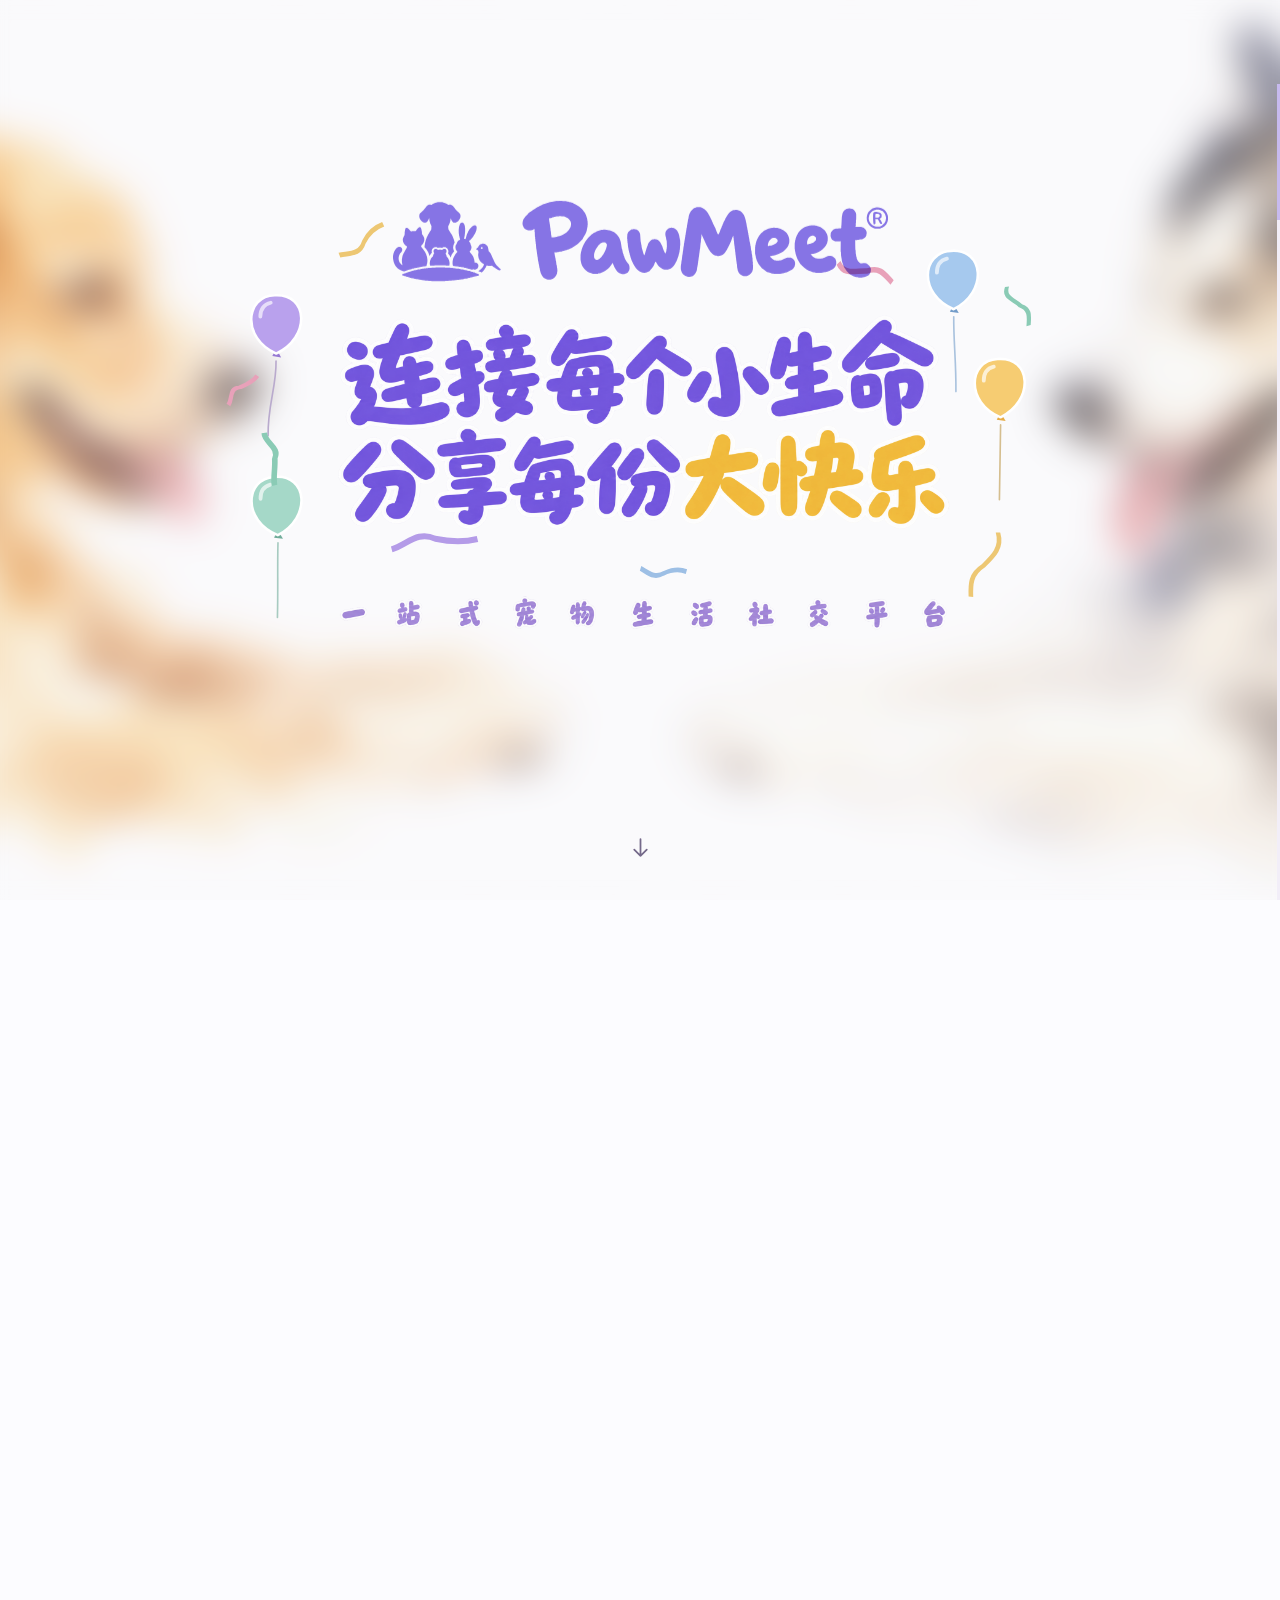
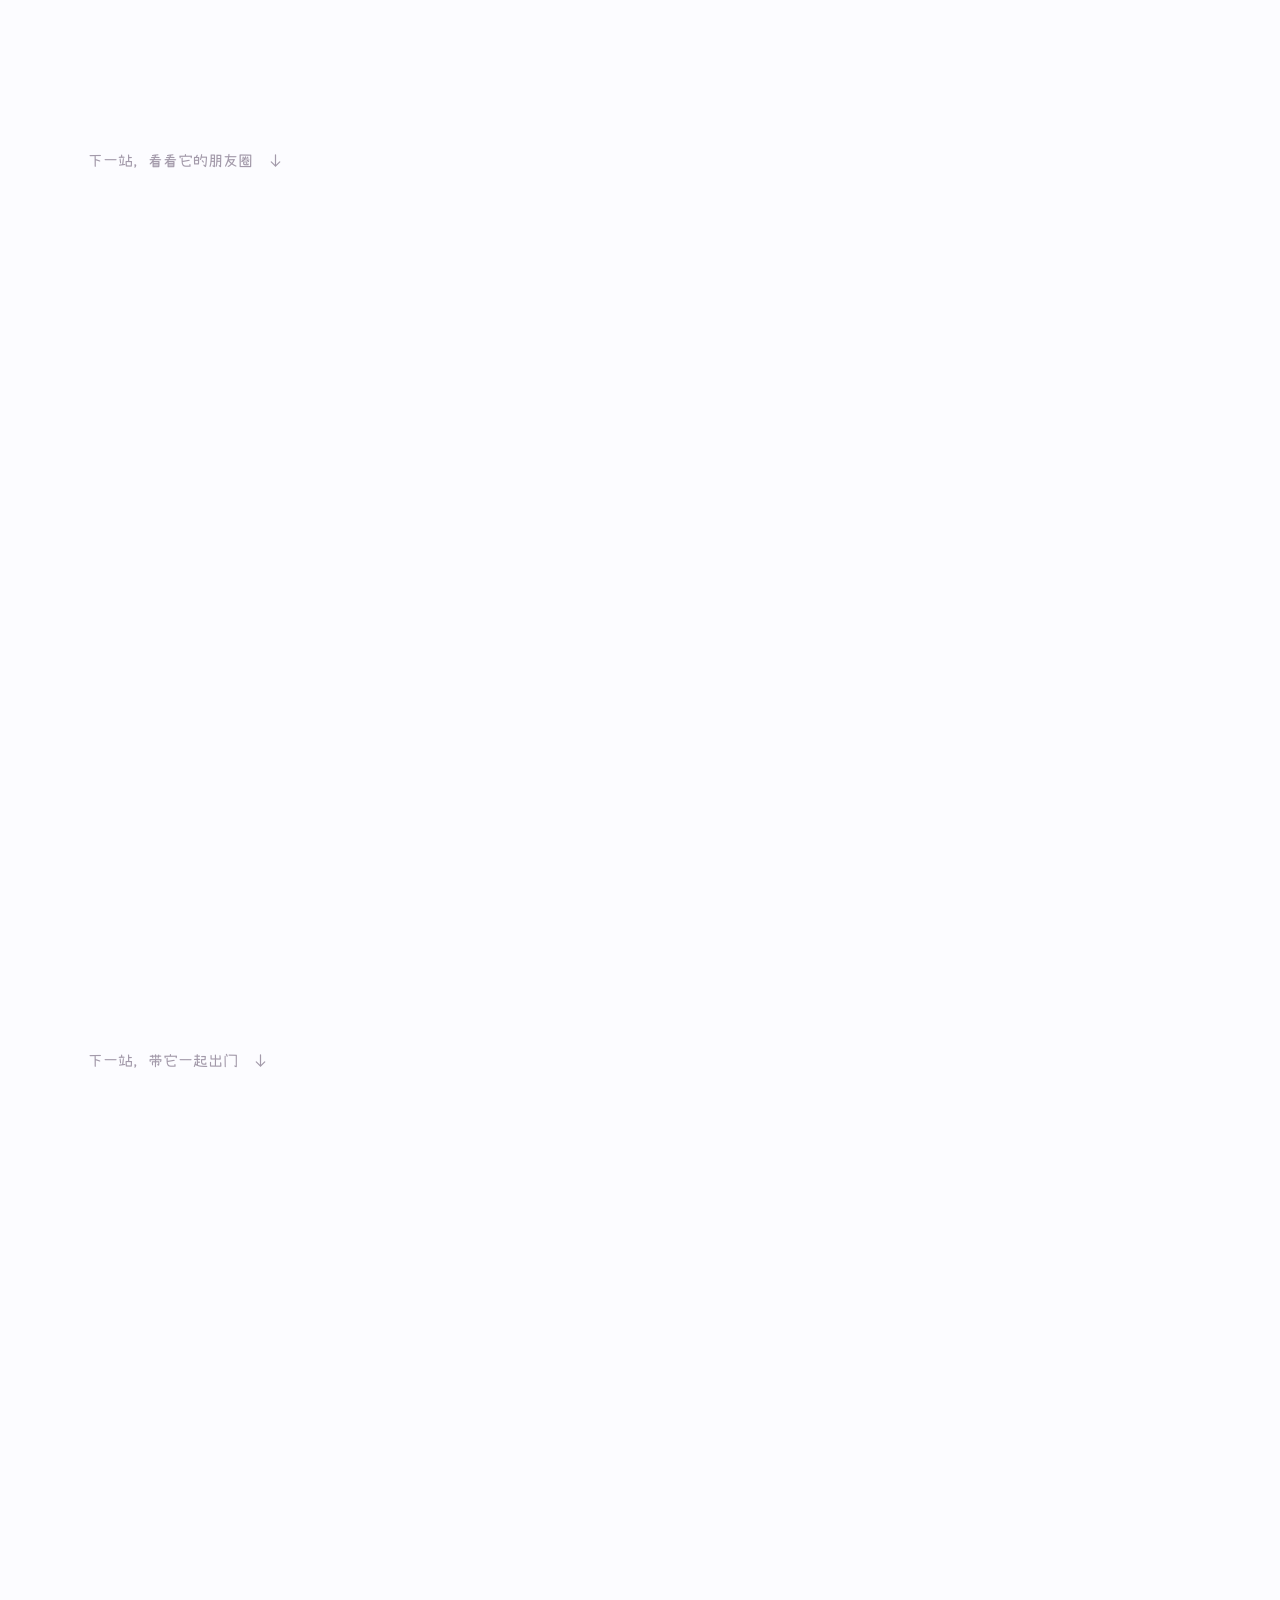
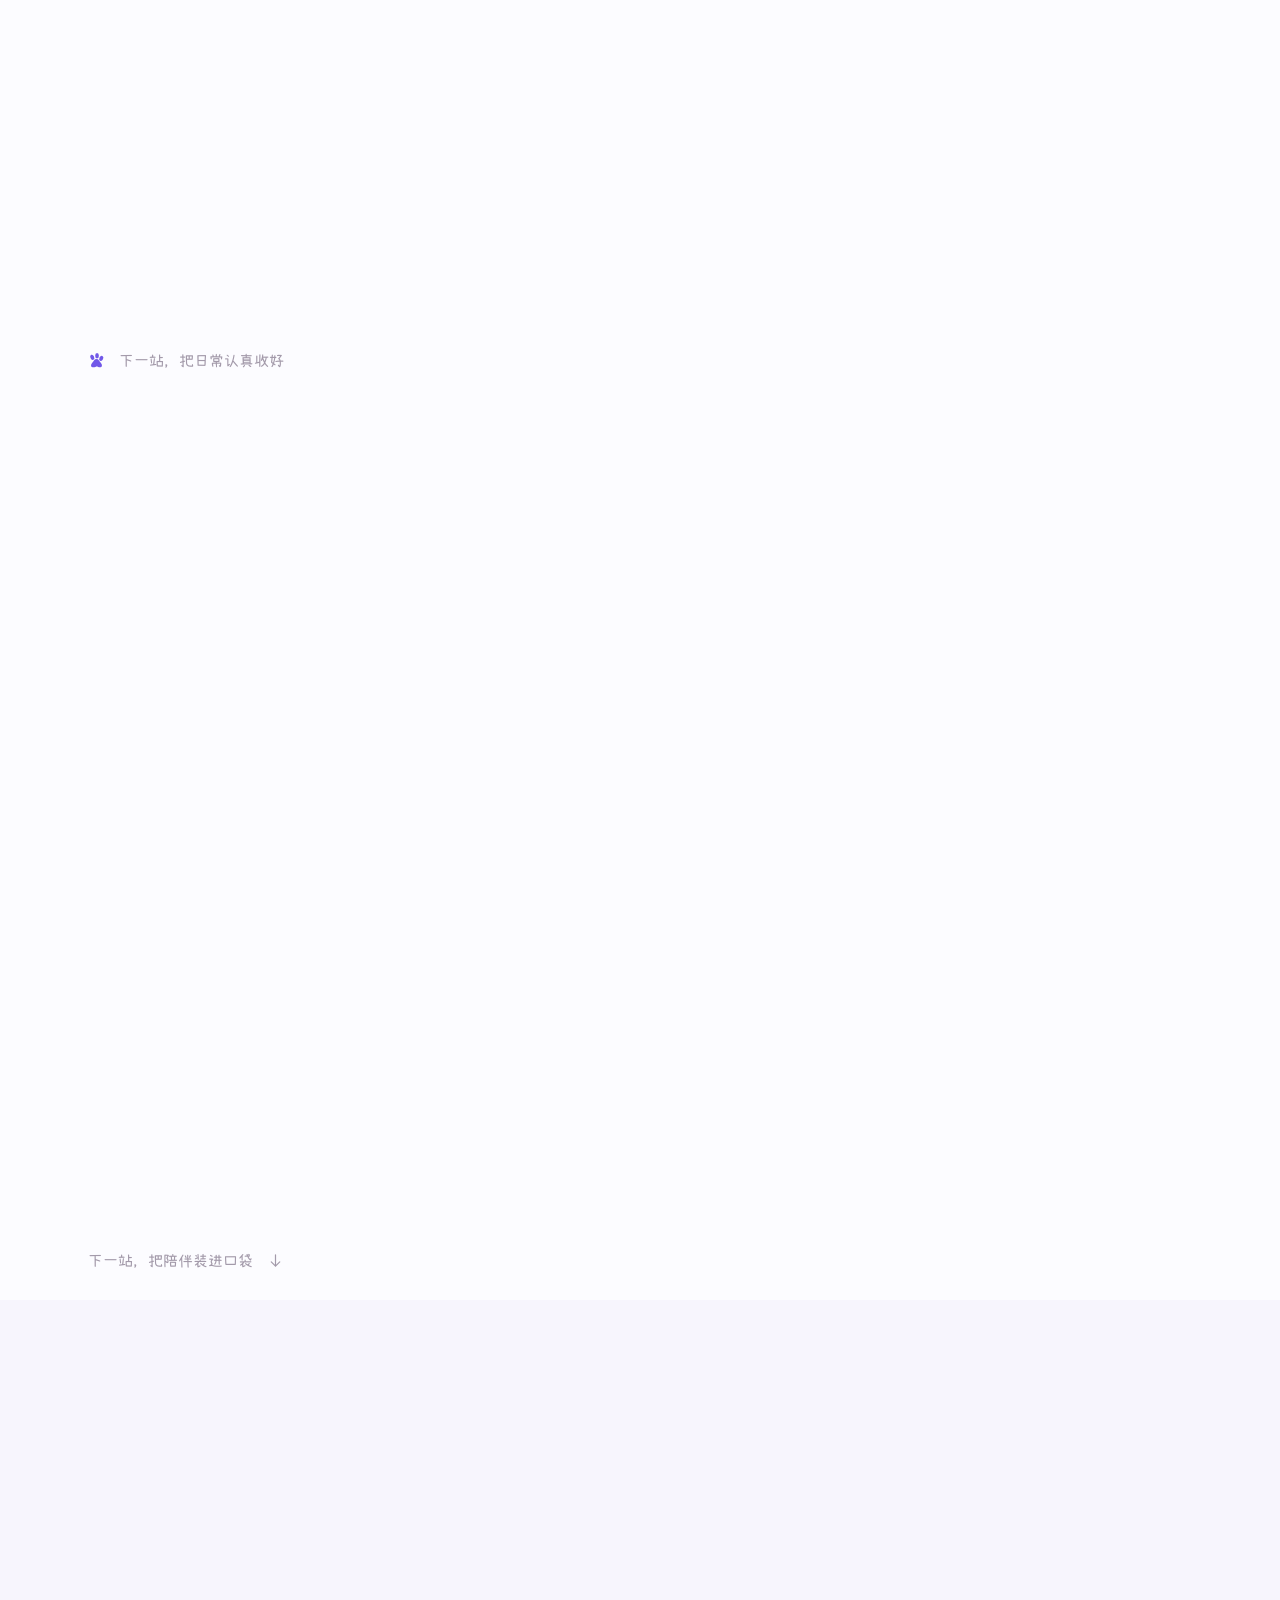
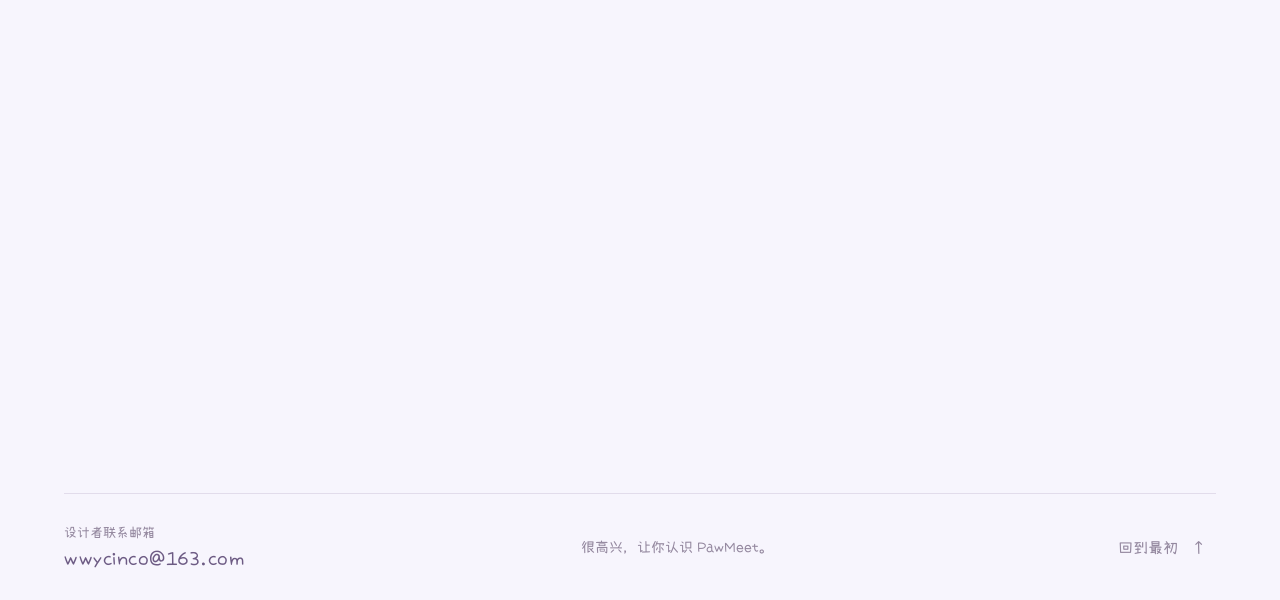
<file: index.html>
<!DOCTYPE html>

<html lang="zh-CN"><head><meta charset="utf-8"/><meta content="width=device-width,initial-scale=1" name="viewport"/><meta content="PawMeet，以宠物为中心的一站式生活平台。连接宠物社交、购物与健康记录，让养宠生活更简单。" name="description"/><title>PawMeet — 和它一起，发现生活</title><link href="studio.css" rel="stylesheet"/><link href="mobile.css" rel="stylesheet"/></head><body class="at-home brand-pending">
<svg aria-hidden="true" class="symbols"><symbol id="paw" viewBox="0 0 32 32"><ellipse cx="8" cy="10" rx="3.5" ry="5" transform="rotate(-23 8 10)"></ellipse><ellipse cx="17" cy="7" rx="3.5" ry="5"></ellipse><ellipse cx="25" cy="12" rx="3.5" ry="5" transform="rotate(25 25 12)"></ellipse><path d="M8 20c3-3 4-7 8-7s5 4 8 7c5 6 1 11-5 8-2-1-3-1-5 0-7 3-11-2-6-8Z"></path></symbol><symbol id="expand" viewBox="0 0 24 24"><path d="M14 4h6v6M20 4l-7 7M10 20H4v-6M4 20l7-7"></path></symbol><symbol id="arrow" viewBox="0 0 24 24"><path d="M12 4v16m-6-6 6 6 6-6"></path></symbol><symbol id="heart" viewBox="0 0 24 24"><path d="M20.5 4.5a5 5 0 0 0-7 0L12 6l-1.5-1.5a5 5 0 0 0-7 7L12 20l8.5-8.5a5 5 0 0 0 0-7Z"></path></symbol></svg>
<header class="site-header"><a aria-label="PawMeet 首页" class="wordmark" href="#welcome"><svg aria-hidden="true" class="brand-symbol" fill="#8976e8" fill-rule="evenodd" preserveAspectRatio="xMidYMid slice" viewBox="0 0 1536 1024" xmlns="http://www.w3.org/2000/svg"><path d="M527.00,392.00 C525.43,391.43 523.43,391.00 521.00,392.00 C518.57,393.00 513.14,396.43 510.00,399.00 C506.86,401.57 502.71,405.57 499.00,410.00 C495.29,414.43 486.57,427.29 484.00,430.00 C481.43,432.71 485.29,429.14 481.00,429.00 C476.71,428.86 458.00,428.86 454.00,429.00 C450.00,429.14 454.86,429.71 453.00,430.00 C451.14,430.29 445.86,434.14 441.00,431.00 C436.14,427.86 423.43,412.29 419.00,408.00 C414.57,403.71 412.14,402.43 410.00,401.00 C407.86,399.57 406.00,398.43 404.00,398.00 C402.00,397.57 397.71,397.57 396.00,398.00 C394.29,398.43 393.29,398.71 392.00,401.00 C390.71,403.29 388.00,410.00 387.00,414.00 C386.00,418.00 385.43,426.71 385.00,429.00 C384.57,431.29 384.14,428.86 384.00,430.00 C383.86,431.14 384.14,435.86 384.00,437.00 C383.86,438.14 383.14,435.43 383.00,438.00 C382.86,440.57 383.14,452.43 383.00,455.00 C382.86,457.57 382.14,454.86 382.00,456.00 C381.86,457.14 381.86,461.71 382.00,463.00 C382.14,464.29 384.00,462.86 383.00,465.00 C382.00,467.14 376.14,475.86 375.00,478.00 C373.86,480.14 375.86,478.00 375.00,480.00 C374.14,482.00 370.29,488.86 369.00,492.00 C367.71,495.14 366.57,499.00 366.00,502.00 C365.43,505.00 365.00,511.29 365.00,513.00 C365.00,514.71 365.71,512.29 366.00,514.00 C366.29,515.71 365.71,520.86 367.00,525.00 C368.29,529.14 372.71,538.86 375.00,543.00 C377.29,547.14 380.00,550.57 383.00,554.00 C386.00,557.43 393.43,564.71 396.00,567.00 C398.57,569.29 399.71,569.00 401.00,570.00 C402.29,571.00 404.86,572.00 405.00,574.00 C405.14,576.00 403.43,580.57 402.00,584.00 C400.57,587.43 397.71,593.29 395.00,598.00 C392.29,602.71 386.43,611.00 383.00,617.00 C379.57,623.00 374.00,633.14 371.00,640.00 C368.00,646.86 363.71,659.00 362.00,665.00 C360.29,671.00 359.57,679.43 359.00,682.00 C358.43,684.57 358.14,682.14 358.00,683.00 C357.86,683.86 358.14,687.14 358.00,688.00 C357.86,688.86 357.14,684.57 357.00,689.00 C356.86,693.43 356.86,714.57 357.00,719.00 C357.14,723.43 357.86,719.00 358.00,720.00 C358.14,721.00 357.86,725.00 358.00,726.00 C358.14,727.00 358.71,725.57 359.00,727.00 C359.29,728.43 359.43,733.57 360.00,736.00 C360.57,738.43 362.71,742.57 363.00,744.00 C363.29,745.43 363.43,746.43 362.00,746.00 C360.57,745.57 356.29,743.86 353.00,741.00 C349.71,738.14 341.86,729.71 339.00,726.00 C336.14,722.29 334.71,719.57 333.00,715.00 C331.29,710.43 327.86,700.29 327.00,694.00 C326.14,687.71 326.86,674.43 327.00,671.00 C327.14,667.57 327.57,671.86 328.00,670.00 C328.43,668.14 328.57,662.14 330.00,658.00 C331.43,653.86 336.29,644.29 338.00,641.00 C339.71,637.71 339.86,637.57 342.00,635.00 C344.14,632.43 350.71,626.00 353.00,623.00 C355.29,620.00 357.29,615.71 358.00,614.00 C358.71,612.29 357.71,612.14 358.00,611.00 C358.29,609.86 359.71,607.71 360.00,606.00 C360.29,604.29 360.57,601.57 360.00,599.00 C359.43,596.43 357.29,590.43 356.00,588.00 C354.71,585.57 353.29,583.57 351.00,582.00 C348.71,580.43 343.14,577.71 340.00,577.00 C336.86,576.29 331.57,576.71 329.00,577.00 C326.43,577.29 324.71,577.71 322.00,579.00 C319.29,580.29 313.29,583.43 310.00,586.00 C306.71,588.57 301.86,593.57 299.00,597.00 C296.14,600.43 292.14,606.43 290.00,610.00 C287.86,613.57 285.71,617.86 284.00,622.00 C282.29,626.14 279.14,634.86 278.00,639.00 C276.86,643.14 276.43,649.14 276.00,651.00 C275.57,652.86 275.14,651.00 275.00,652.00 C274.86,653.00 275.14,657.00 275.00,658.00 C274.86,659.00 274.14,655.14 274.00,659.00 C273.86,662.86 273.86,681.14 274.00,685.00 C274.14,688.86 274.86,684.71 275.00,686.00 C275.14,687.29 274.86,692.71 275.00,694.00 C275.14,695.29 275.43,692.43 276.00,695.00 C276.57,697.57 277.86,707.43 279.00,712.00 C280.14,716.57 281.57,721.57 284.00,727.00 C286.43,732.43 292.43,744.29 296.00,750.00 C299.57,755.71 304.57,762.29 309.00,767.00 C313.43,771.71 321.14,778.86 327.00,783.00 C332.86,787.14 344.29,793.29 350.00,796.00 C355.71,798.71 362.57,800.86 367.00,802.00 C371.43,803.14 378.57,804.00 381.00,804.00 C383.43,804.00 381.14,803.00 384.00,802.00 C386.86,801.00 398.14,798.00 401.00,797.00 C403.86,796.00 403.14,795.29 404.00,795.00 C404.86,794.71 404.29,795.86 407.00,795.00 C409.71,794.14 420.29,789.86 423.00,789.00 C425.71,788.14 424.57,789.43 426.00,789.00 C427.43,788.57 430.00,786.86 433.00,786.00 C436.00,785.14 444.43,783.71 447.00,783.00 C449.57,782.29 449.43,781.43 451.00,781.00 C452.57,780.57 456.43,780.43 458.00,780.00 C459.57,779.57 461.00,778.29 462.00,778.00 C463.00,777.71 463.29,778.43 465.00,778.00 C466.71,777.57 472.14,775.43 474.00,775.00 C475.86,774.57 476.14,775.43 478.00,775.00 C479.86,774.57 484.43,772.57 487.00,772.00 C489.57,771.43 494.00,771.43 496.00,771.00 C498.00,770.57 496.00,770.00 501.00,769.00 C506.00,768.00 526.57,764.86 531.00,764.00 C535.43,763.14 531.14,763.14 532.00,763.00 C532.86,762.86 536.14,763.14 537.00,763.00 C537.86,762.86 537.14,762.14 538.00,762.00 C538.86,761.86 542.14,762.14 543.00,762.00 C543.86,761.86 543.14,761.14 544.00,761.00 C544.86,760.86 548.14,761.14 549.00,761.00 C549.86,760.86 549.14,760.14 550.00,760.00 C550.86,759.86 553.29,760.29 555.00,760.00 C556.71,759.71 557.86,758.57 562.00,758.00 C566.14,757.43 580.43,757.00 584.00,756.00 C587.57,755.00 585.86,754.71 587.00,751.00 C588.14,747.29 591.14,733.14 592.00,730.00 C592.86,726.86 592.71,731.14 593.00,729.00 C593.29,726.86 593.71,717.14 594.00,715.00 C594.29,712.86 594.86,717.14 595.00,714.00 C595.14,710.86 595.14,696.14 595.00,693.00 C594.86,689.86 594.14,693.14 594.00,692.00 C593.86,690.86 594.14,686.14 594.00,685.00 C593.86,683.86 593.29,685.71 593.00,684.00 C592.71,682.29 592.29,674.71 592.00,673.00 C591.71,671.29 591.43,673.71 591.00,672.00 C590.57,670.29 589.86,663.86 589.00,661.00 C588.14,658.14 585.71,654.00 585.00,652.00 C584.29,650.00 584.57,648.43 584.00,647.00 C583.43,645.57 581.43,643.00 581.00,642.00 C580.57,641.00 582.43,643.00 581.00,640.00 C579.57,637.00 574.57,626.86 571.00,621.00 C567.43,615.14 560.00,604.43 556.00,599.00 C552.00,593.57 545.86,587.14 543.00,583.00 C540.14,578.86 537.00,572.43 536.00,570.00 C535.00,567.57 534.71,567.86 536.00,566.00 C537.29,564.14 542.71,559.57 545.00,557.00 C547.29,554.43 549.71,551.57 552.00,548.00 C554.29,544.43 559.00,536.57 561.00,532.00 C563.00,527.43 565.29,519.29 566.00,516.00 C566.71,512.71 565.86,510.14 566.00,509.00 C566.14,507.86 567.00,508.43 567.00,508.00 C567.00,507.57 566.14,507.43 566.00,506.00 C565.86,504.57 566.14,499.29 566.00,498.00 C565.86,496.71 565.29,498.14 565.00,497.00 C564.71,495.86 565.00,492.86 564.00,490.00 C563.00,487.14 560.71,481.57 558.00,477.00 C555.29,472.43 547.00,463.43 545.00,458.00 C543.00,452.57 544.29,441.86 544.00,439.00 C543.71,436.14 543.14,439.00 543.00,438.00 C542.86,437.00 543.14,433.00 543.00,432.00 C542.86,431.00 542.14,431.86 542.00,431.00 C541.86,430.14 542.14,426.86 542.00,426.00 C541.86,425.14 541.43,426.86 541.00,425.00 C540.57,423.14 540.00,416.71 539.00,413.00 C538.00,409.29 535.00,401.43 534.00,399.00 C533.00,396.57 533.00,397.00 532.00,396.00 C531.00,395.00 528.57,392.57 527.00,392.00Z"></path><path d="M359.00,835.00 C358.43,836.00 358.57,837.14 359.00,838.00 C359.43,838.86 360.14,840.14 362.00,841.00 C363.86,841.86 370.14,843.29 372.00,844.00 C373.86,844.71 372.86,845.14 375.00,846.00 C377.14,846.86 384.86,849.43 387.00,850.00 C389.14,850.57 388.57,849.57 390.00,850.00 C391.43,850.43 395.57,852.57 397.00,853.00 C398.43,853.43 398.14,852.43 400.00,853.00 C401.86,853.57 406.57,856.00 410.00,857.00 C413.43,858.00 421.43,859.29 424.00,860.00 C426.57,860.71 427.00,861.71 428.00,862.00 C429.00,862.29 429.43,861.57 431.00,862.00 C432.57,862.43 437.43,864.57 439.00,865.00 C440.57,865.43 438.57,864.14 442.00,865.00 C445.43,865.86 459.43,870.14 463.00,871.00 C466.57,871.86 465.14,870.57 467.00,871.00 C468.86,871.43 474.14,873.57 476.00,874.00 C477.86,874.43 479.29,873.86 480.00,874.00 C480.71,874.14 480.29,874.86 481.00,875.00 C481.71,875.14 484.29,874.86 485.00,875.00 C485.71,875.14 485.29,875.86 486.00,876.00 C486.71,876.14 489.29,875.86 490.00,876.00 C490.71,876.14 490.29,876.86 491.00,877.00 C491.71,877.14 494.29,876.86 495.00,877.00 C495.71,877.14 495.29,877.86 496.00,878.00 C496.71,878.14 498.57,877.71 500.00,878.00 C501.43,878.29 504.43,879.71 506.00,880.00 C507.57,880.29 509.43,879.71 511.00,880.00 C512.57,880.29 513.43,881.43 517.00,882.00 C520.57,882.57 532.29,883.43 536.00,884.00 C539.71,884.57 540.00,885.57 543.00,886.00 C546.00,886.43 554.86,886.71 557.00,887.00 C559.14,887.29 556.86,887.86 558.00,888.00 C559.14,888.14 563.86,887.86 565.00,888.00 C566.14,888.14 564.86,888.86 566.00,889.00 C567.14,889.14 571.86,888.86 573.00,889.00 C574.14,889.14 572.43,889.86 574.00,890.00 C575.57,890.14 582.43,889.86 584.00,890.00 C585.57,890.14 583.57,890.86 585.00,891.00 C586.43,891.14 592.57,890.86 594.00,891.00 C595.43,891.14 593.71,891.86 595.00,892.00 C596.29,892.14 601.71,891.86 603.00,892.00 C604.29,892.14 600.00,892.71 604.00,893.00 C608.00,893.29 627.00,893.71 631.00,894.00 C635.00,894.29 629.14,894.86 632.00,895.00 C634.86,895.14 648.14,894.86 651.00,895.00 C653.86,895.14 640.14,895.86 652.00,896.00 C663.86,896.14 722.14,896.14 734.00,896.00 C745.86,895.86 731.29,895.14 735.00,895.00 C738.71,894.86 756.29,895.14 760.00,895.00 C763.71,894.86 758.57,894.14 761.00,894.00 C763.43,893.86 774.57,894.14 777.00,894.00 C779.43,893.86 772.00,893.43 778.00,893.00 C784.00,892.57 813.00,891.43 819.00,891.00 C825.00,890.57 816.86,890.29 820.00,890.00 C823.14,889.71 837.86,889.29 841.00,889.00 C844.14,888.71 840.86,888.14 842.00,888.00 C843.14,887.86 847.86,888.14 849.00,888.00 C850.14,887.86 848.57,887.14 850.00,887.00 C851.43,886.86 857.57,887.14 859.00,887.00 C860.43,886.86 858.86,886.14 860.00,886.00 C861.14,885.86 865.86,886.14 867.00,886.00 C868.14,885.86 866.86,885.14 868.00,885.00 C869.14,884.86 873.86,885.14 875.00,885.00 C876.14,884.86 874.71,884.14 876.00,884.00 C877.29,883.86 882.71,884.14 884.00,884.00 C885.29,883.86 884.00,883.14 885.00,883.00 C886.00,882.86 890.00,883.14 891.00,883.00 C892.00,882.86 891.00,882.14 892.00,882.00 C893.00,881.86 897.00,882.14 898.00,882.00 C899.00,881.86 898.00,881.14 899.00,881.00 C900.00,880.86 904.00,881.14 905.00,881.00 C906.00,880.86 901.71,880.71 906.00,880.00 C910.29,879.29 930.71,876.71 935.00,876.00 C939.29,875.29 933.71,875.43 936.00,875.00 C938.29,874.57 948.71,873.43 951.00,873.00 C953.29,872.57 949.14,872.57 952.00,872.00 C954.86,871.43 967.57,869.71 971.00,869.00 C974.43,868.29 974.00,867.43 976.00,867.00 C978.00,866.57 981.14,866.86 985.00,866.00 C988.86,865.14 999.86,861.71 1003.00,861.00 C1006.14,860.29 1005.86,861.29 1007.00,861.00 C1008.14,860.71 1007.14,860.00 1011.00,859.00 C1014.86,858.00 1030.14,855.00 1034.00,854.00 C1037.86,853.00 1036.43,852.43 1038.00,852.00 C1039.57,851.57 1043.43,851.43 1045.00,851.00 C1046.57,850.57 1048.00,849.29 1049.00,849.00 C1050.00,848.71 1050.57,849.43 1052.00,849.00 C1053.43,848.57 1057.57,846.43 1059.00,846.00 C1060.43,845.57 1059.71,846.71 1062.00,846.00 C1064.29,845.29 1072.71,842.29 1075.00,841.00 C1077.29,839.71 1078.00,838.29 1078.00,837.00 C1078.00,835.71 1076.86,833.43 1075.00,832.00 C1073.14,830.57 1069.71,828.86 1065.00,827.00 C1060.29,825.14 1045.71,820.43 1042.00,819.00 C1038.29,817.57 1040.71,817.57 1039.00,817.00 C1037.29,816.43 1032.57,815.86 1030.00,815.00 C1027.43,814.14 1023.14,811.71 1021.00,811.00 C1018.86,810.29 1017.29,810.71 1015.00,810.00 C1012.71,809.29 1006.86,806.57 1005.00,806.00 C1003.14,805.43 1004.57,806.71 1002.00,806.00 C999.43,805.29 989.57,801.71 987.00,801.00 C984.43,800.29 986.29,801.57 984.00,801.00 C981.71,800.43 973.43,797.57 971.00,797.00 C968.57,796.43 968.86,797.43 967.00,797.00 C965.14,796.57 959.86,794.43 958.00,794.00 C956.14,793.57 955.29,794.29 954.00,794.00 C952.71,793.71 950.29,792.29 949.00,792.00 C947.71,791.71 947.00,792.43 945.00,792.00 C943.00,791.57 937.00,789.43 935.00,789.00 C933.00,788.57 931.71,789.14 931.00,789.00 C930.29,788.86 930.71,788.14 930.00,788.00 C929.29,787.86 926.71,788.14 926.00,788.00 C925.29,787.86 925.71,787.14 925.00,787.00 C924.29,786.86 922.43,787.29 921.00,787.00 C919.57,786.71 916.57,785.29 915.00,785.00 C913.43,784.71 911.57,785.29 910.00,785.00 C908.43,784.71 905.57,783.29 904.00,783.00 C902.43,782.71 899.86,783.14 899.00,783.00 C898.14,782.86 898.86,782.14 898.00,782.00 C897.14,781.86 894.71,782.29 893.00,782.00 C891.29,781.71 887.86,780.29 886.00,780.00 C884.14,779.71 881.00,780.14 880.00,780.00 C879.00,779.86 880.00,779.14 879.00,779.00 C878.00,778.86 874.00,779.14 873.00,779.00 C872.00,778.86 873.14,778.14 872.00,778.00 C870.86,777.86 867.00,778.29 865.00,778.00 C863.00,777.71 862.57,776.57 858.00,776.00 C853.43,775.43 836.71,774.43 833.00,774.00 C829.29,773.57 833.43,773.14 832.00,773.00 C830.57,772.86 824.43,773.14 823.00,773.00 C821.57,772.86 823.57,772.14 822.00,772.00 C820.43,771.86 813.57,772.14 812.00,772.00 C810.43,771.86 815.43,771.29 811.00,771.00 C806.57,770.71 785.43,770.29 781.00,770.00 C776.57,769.71 783.14,769.14 780.00,769.00 C776.86,768.86 762.14,769.14 759.00,769.00 C755.86,768.86 770.43,768.14 758.00,768.00 C745.57,767.86 684.43,767.86 672.00,768.00 C659.57,768.14 674.14,768.86 671.00,769.00 C667.86,769.14 653.14,768.86 650.00,769.00 C646.86,769.14 651.14,769.86 649.00,770.00 C646.86,770.14 637.14,769.86 635.00,770.00 C632.86,770.14 635.71,770.86 634.00,771.00 C632.29,771.14 624.71,770.86 623.00,771.00 C621.29,771.14 623.57,771.86 622.00,772.00 C620.43,772.14 613.57,771.86 612.00,772.00 C610.43,772.14 612.43,772.86 611.00,773.00 C609.57,773.14 603.43,772.86 602.00,773.00 C600.57,773.14 602.29,773.86 601.00,774.00 C599.71,774.14 594.29,773.86 593.00,774.00 C591.71,774.14 593.43,774.86 592.00,775.00 C590.57,775.14 584.43,774.86 583.00,775.00 C581.57,775.14 583.14,775.86 582.00,776.00 C580.86,776.14 576.14,775.86 575.00,776.00 C573.86,776.14 576.14,776.71 574.00,777.00 C571.86,777.29 563.00,777.57 560.00,778.00 C557.00,778.43 554.86,779.71 553.00,780.00 C551.14,780.29 548.00,779.86 547.00,780.00 C546.00,780.14 548.57,780.57 546.00,781.00 C543.43,781.43 531.57,782.57 529.00,783.00 C526.43,783.43 533.00,783.00 528.00,784.00 C523.00,785.00 499.57,788.86 494.00,790.00 C488.43,791.14 490.29,791.71 489.00,792.00 C487.71,792.29 486.29,791.71 485.00,792.00 C483.71,792.29 481.29,793.71 480.00,794.00 C478.71,794.29 478.29,793.43 476.00,794.00 C473.71,794.57 468.29,796.86 464.00,798.00 C459.71,799.14 449.14,801.14 446.00,802.00 C442.86,802.86 443.00,803.71 442.00,804.00 C441.00,804.29 440.00,803.71 439.00,804.00 C438.00,804.29 436.00,805.71 435.00,806.00 C434.00,806.29 433.43,805.57 432.00,806.00 C430.57,806.43 426.43,808.57 425.00,809.00 C423.57,809.43 430.86,805.86 422.00,809.00 C413.14,812.14 372.00,827.29 363.00,831.00 C354.00,834.71 359.57,834.00 359.00,835.00Z"></path><path d="M605.00,184.00 C602.86,185.00 598.71,186.86 596.00,189.00 C593.29,191.14 588.86,195.57 586.00,199.00 C583.14,202.43 579.57,208.43 576.00,213.00 C572.43,217.57 567.86,224.00 561.00,231.00 C554.14,238.00 533.71,255.86 528.00,262.00 C522.29,268.14 522.00,271.86 521.00,274.00 C520.00,276.14 521.29,275.86 521.00,277.00 C520.71,278.14 519.14,278.71 519.00,282.00 C518.86,285.29 519.14,295.43 520.00,300.00 C520.86,304.57 524.00,311.71 525.00,314.00 C526.00,316.29 526.43,315.00 527.00,316.00 C527.57,317.00 527.57,318.71 529.00,321.00 C530.43,323.29 534.86,329.43 537.00,332.00 C539.14,334.57 541.86,337.14 544.00,339.00 C546.14,340.86 549.14,343.43 552.00,345.00 C554.86,346.57 560.29,349.29 564.00,350.00 C567.71,350.71 574.57,350.71 578.00,350.00 C581.43,349.29 585.57,346.71 588.00,345.00 C590.43,343.29 593.14,340.29 595.00,338.00 C596.86,335.71 598.71,333.14 601.00,329.00 C603.29,324.86 609.29,311.00 611.00,309.00 C612.71,307.00 612.57,311.86 613.00,315.00 C613.43,318.14 613.71,328.57 614.00,331.00 C614.29,333.43 614.86,331.29 615.00,332.00 C615.14,332.71 614.43,333.71 615.00,336.00 C615.57,338.29 618.43,345.86 619.00,348.00 C619.57,350.14 618.29,349.00 619.00,351.00 C619.71,353.00 623.29,360.14 624.00,362.00 C624.71,363.86 622.71,361.29 624.00,364.00 C625.29,366.71 631.71,378.14 633.00,381.00 C634.29,383.86 633.14,383.43 633.00,384.00 C632.86,384.57 632.14,383.14 632.00,385.00 C631.86,386.86 631.86,395.14 632.00,397.00 C632.14,398.86 633.00,397.71 633.00,398.00 C633.00,398.29 632.29,397.29 632.00,399.00 C631.71,400.71 631.57,407.14 631.00,410.00 C630.43,412.86 630.43,414.71 628.00,419.00 C625.57,423.29 617.14,434.86 614.00,440.00 C610.86,445.14 607.43,452.57 606.00,455.00 C604.57,457.43 605.00,455.14 604.00,457.00 C603.00,458.86 600.00,466.14 599.00,468.00 C598.00,469.86 598.29,467.57 597.00,470.00 C595.71,472.43 592.57,478.57 590.00,485.00 C587.43,491.43 580.57,510.29 579.00,515.00 C577.43,519.71 579.29,517.00 579.00,518.00 C578.71,519.00 577.43,520.29 577.00,522.00 C576.57,523.71 576.43,528.14 576.00,530.00 C575.57,531.86 574.57,532.14 574.00,535.00 C573.43,537.86 572.43,547.71 572.00,550.00 C571.57,552.29 571.43,548.14 571.00,551.00 C570.57,553.86 569.43,567.14 569.00,570.00 C568.57,572.86 568.14,569.71 568.00,571.00 C567.86,572.29 565.43,574.86 568.00,579.00 C570.57,583.14 581.57,594.00 586.00,600.00 C590.43,606.00 595.86,615.14 599.00,621.00 C602.14,626.86 605.86,635.57 608.00,641.00 C610.14,646.43 613.14,656.00 614.00,659.00 C614.86,662.00 613.86,661.57 614.00,662.00 C614.14,662.43 613.71,664.14 615.00,662.00 C616.29,659.86 619.86,651.57 623.00,647.00 C626.14,642.43 635.29,633.43 637.00,630.00 C638.71,626.57 635.29,625.57 635.00,623.00 C634.71,620.43 634.86,613.71 635.00,612.00 C635.14,610.29 635.86,611.86 636.00,611.00 C636.14,610.14 635.43,608.00 636.00,606.00 C636.57,604.00 637.86,600.00 640.00,597.00 C642.14,594.00 648.71,587.14 651.00,585.00 C653.29,582.86 654.00,582.86 656.00,582.00 C658.00,581.14 661.86,579.43 665.00,579.00 C668.14,578.57 675.29,578.71 678.00,579.00 C680.71,579.29 682.00,580.00 684.00,581.00 C686.00,582.00 690.71,585.43 692.00,586.00 C693.29,586.57 692.43,585.14 693.00,585.00 C693.57,584.86 694.86,585.29 696.00,585.00 C697.14,584.71 699.57,583.29 701.00,583.00 C702.43,582.71 705.14,583.14 706.00,583.00 C706.86,582.86 705.43,582.14 707.00,582.00 C708.57,581.86 715.43,581.86 717.00,582.00 C718.57,582.14 717.14,582.86 718.00,583.00 C718.86,583.14 721.00,582.57 723.00,583.00 C725.00,583.43 729.57,586.29 732.00,586.00 C734.43,585.71 737.86,582.00 740.00,581.00 C742.14,580.00 744.14,579.29 747.00,579.00 C749.86,578.71 757.29,578.71 760.00,579.00 C762.71,579.29 763.29,579.43 766.00,581.00 C768.71,582.57 776.43,587.86 779.00,590.00 C781.57,592.14 782.57,593.71 784.00,596.00 C785.43,598.29 788.14,603.43 789.00,606.00 C789.86,608.57 789.71,612.71 790.00,614.00 C790.29,615.29 790.86,613.86 791.00,615.00 C791.14,616.14 791.43,619.57 791.00,622.00 C790.57,624.43 788.43,630.00 788.00,632.00 C787.57,634.00 786.00,632.71 788.00,636.00 C790.00,639.29 798.71,649.57 802.00,655.00 C805.29,660.43 808.86,673.14 811.00,674.00 C813.14,674.86 816.14,663.14 817.00,661.00 C817.86,658.86 815.57,662.00 817.00,659.00 C818.43,656.00 824.71,644.00 827.00,640.00 C829.29,636.00 830.57,634.14 833.00,631.00 C835.43,627.86 842.43,620.29 844.00,618.00 C845.57,615.71 844.57,616.57 844.00,615.00 C843.43,613.43 841.14,610.14 840.00,607.00 C838.86,603.86 836.71,597.14 836.00,593.00 C835.29,588.86 835.00,580.29 835.00,578.00 C835.00,575.71 835.86,578.29 836.00,577.00 C836.14,575.71 835.86,570.29 836.00,569.00 C836.14,567.71 836.71,569.29 837.00,568.00 C837.29,566.71 837.57,561.57 838.00,560.00 C838.43,558.43 839.43,558.43 840.00,557.00 C840.57,555.57 840.71,552.86 842.00,550.00 C843.29,547.14 848.00,539.43 849.00,537.00 C850.00,534.57 849.14,533.71 849.00,533.00 C848.86,532.29 848.57,534.29 848.00,532.00 C847.43,529.71 846.43,522.14 845.00,517.00 C843.57,511.86 839.43,499.71 838.00,496.00 C836.57,492.29 835.86,493.00 835.00,491.00 C834.14,489.00 834.43,487.14 832.00,482.00 C829.57,476.86 823.43,464.29 818.00,455.00 C812.57,445.71 798.00,424.43 794.00,417.00 C790.00,409.57 790.71,407.57 790.00,403.00 C789.29,398.43 789.00,387.71 789.00,385.00 C789.00,382.29 789.86,384.57 790.00,384.00 C790.14,383.43 788.43,384.57 790.00,381.00 C791.57,377.43 799.29,362.86 801.00,359.00 C802.71,355.14 801.29,356.00 802.00,354.00 C802.71,352.00 805.43,346.71 806.00,345.00 C806.57,343.29 805.57,343.71 806.00,342.00 C806.43,340.29 808.57,334.86 809.00,333.00 C809.43,331.14 808.86,329.71 809.00,329.00 C809.14,328.29 809.71,330.43 810.00,328.00 C810.29,325.57 810.71,314.43 811.00,312.00 C811.29,309.57 810.14,307.86 812.00,311.00 C813.86,314.14 821.00,329.29 824.00,334.00 C827.00,338.71 830.14,341.71 833.00,344.00 C835.86,346.29 840.43,349.14 844.00,350.00 C847.57,350.86 855.14,350.29 858.00,350.00 C860.86,349.71 861.00,349.71 864.00,348.00 C867.00,346.29 875.86,340.43 879.00,338.00 C882.14,335.57 883.86,333.57 886.00,331.00 C888.14,328.43 892.00,323.29 894.00,320.00 C896.00,316.71 898.71,311.00 900.00,308.00 C901.29,305.00 902.43,302.43 903.00,299.00 C903.57,295.57 904.00,286.29 904.00,284.00 C904.00,281.71 903.29,284.29 903.00,283.00 C902.71,281.71 902.86,277.57 902.00,275.00 C901.14,272.43 898.29,267.14 897.00,265.00 C895.71,262.86 898.14,265.00 893.00,260.00 C887.86,255.00 869.00,238.71 861.00,230.00 C853.00,221.29 842.00,205.00 837.00,199.00 C832.00,193.00 829.00,190.29 826.00,188.00 C823.00,185.71 817.86,183.71 816.00,183.00 C814.14,182.29 813.57,183.14 813.00,183.00 C812.43,182.86 814.43,182.14 812.00,182.00 C809.57,181.86 798.43,181.86 796.00,182.00 C793.57,182.14 795.86,182.86 795.00,183.00 C794.14,183.14 792.71,184.29 790.00,183.00 C787.29,181.71 779.43,176.00 776.00,174.00 C772.57,172.00 771.29,171.00 766.00,169.00 C760.71,167.00 744.57,161.43 739.00,160.00 C733.43,158.57 728.86,159.29 727.00,159.00 C725.14,158.71 730.29,158.14 726.00,158.00 C721.71,157.86 701.29,157.86 697.00,158.00 C692.71,158.14 697.71,158.71 696.00,159.00 C694.29,159.29 689.14,159.14 685.00,160.00 C680.86,160.86 672.43,163.00 667.00,165.00 C661.57,167.00 652.00,171.29 647.00,174.00 C642.00,176.71 635.14,182.86 632.00,184.00 C628.86,185.14 628.00,182.29 625.00,182.00 C622.00,181.71 613.86,181.71 611.00,182.00 C608.14,182.29 607.14,183.00 605.00,184.00Z"></path><path d="M658.00,599.00 C656.00,601.00 653.86,605.00 653.00,608.00 C652.14,611.00 651.57,616.86 652.00,620.00 C652.43,623.14 655.00,628.14 656.00,630.00 C657.00,631.86 658.57,632.29 659.00,633.00 C659.43,633.71 659.29,634.43 659.00,635.00 C658.71,635.57 658.43,634.43 657.00,637.00 C655.57,639.57 650.57,649.00 649.00,653.00 C647.43,657.00 647.86,661.86 646.00,665.00 C644.14,668.14 638.86,671.43 636.00,675.00 C633.14,678.57 627.43,687.57 626.00,690.00 C624.57,692.43 626.43,691.00 626.00,692.00 C625.57,693.00 623.86,695.00 623.00,697.00 C622.14,699.00 620.57,703.57 620.00,706.00 C619.43,708.43 619.29,712.71 619.00,714.00 C618.71,715.29 618.14,714.00 618.00,715.00 C617.86,716.00 618.14,720.00 618.00,721.00 C617.86,722.00 617.14,719.71 617.00,722.00 C616.86,724.29 616.86,734.71 617.00,737.00 C617.14,739.29 617.86,737.14 618.00,738.00 C618.14,738.86 617.86,742.14 618.00,743.00 C618.14,743.86 618.71,742.86 619.00,744.00 C619.29,745.14 619.71,749.86 620.00,751.00 C620.29,752.14 620.43,751.86 621.00,752.00 C621.57,752.14 623.43,752.14 624.00,752.00 C624.57,751.86 619.71,751.29 625.00,751.00 C630.29,750.71 655.71,750.29 661.00,750.00 C666.29,749.71 657.71,749.14 662.00,749.00 C666.29,748.86 686.71,749.14 691.00,749.00 C695.29,748.86 685.14,748.14 692.00,748.00 C698.86,747.86 732.14,747.86 739.00,748.00 C745.86,748.14 736.14,748.86 740.00,749.00 C743.86,749.14 762.14,748.86 766.00,749.00 C769.86,749.14 762.29,749.71 767.00,750.00 C771.71,750.29 794.29,751.86 799.00,751.00 C803.71,750.14 799.71,745.14 800.00,744.00 C800.29,742.86 800.71,745.57 801.00,743.00 C801.29,740.43 802.00,728.57 802.00,726.00 C802.00,723.43 801.14,726.29 801.00,725.00 C800.86,723.71 801.14,718.29 801.00,717.00 C800.86,715.71 800.43,717.86 800.00,716.00 C799.57,714.14 799.43,708.29 798.00,704.00 C796.57,699.71 792.00,689.86 790.00,686.00 C788.00,682.14 786.14,679.71 784.00,677.00 C781.86,674.29 776.71,670.43 775.00,667.00 C773.29,663.57 773.43,657.14 772.00,653.00 C770.57,648.86 766.00,640.43 765.00,638.00 C764.00,635.57 764.14,637.43 765.00,636.00 C765.86,634.57 769.86,629.86 771.00,628.00 C772.14,626.14 772.71,625.57 773.00,623.00 C773.29,620.43 773.43,612.86 773.00,610.00 C772.57,607.14 771.29,604.86 770.00,603.00 C768.71,601.14 765.86,598.29 764.00,597.00 C762.14,595.71 759.29,594.43 757.00,594.00 C754.71,593.57 750.71,593.29 748.00,594.00 C745.29,594.71 740.14,597.43 738.00,599.00 C735.86,600.57 734.14,604.14 733.00,605.00 C731.86,605.86 731.57,605.43 730.00,605.00 C728.43,604.57 726.00,602.43 722.00,602.00 C718.00,601.57 706.14,601.57 702.00,602.00 C697.86,602.43 695.29,605.57 693.00,605.00 C690.71,604.43 688.14,599.57 686.00,598.00 C683.86,596.43 680.71,594.57 678.00,594.00 C675.29,593.43 669.86,593.29 667.00,594.00 C664.14,594.71 660.00,597.00 658.00,599.00Z"></path><path d="M914.00,349.00 C911.29,349.86 906.86,353.43 905.00,355.00 C903.14,356.57 902.29,357.86 901.00,360.00 C899.71,362.14 897.43,366.29 896.00,370.00 C894.57,373.71 891.71,383.14 891.00,386.00 C890.29,388.86 891.29,388.57 891.00,390.00 C890.71,391.43 889.29,394.29 889.00,396.00 C888.71,397.71 889.14,401.00 889.00,402.00 C888.86,403.00 888.14,401.43 888.00,403.00 C887.86,404.57 888.14,411.43 888.00,413.00 C887.86,414.57 887.00,408.29 887.00,414.00 C887.00,419.71 887.71,447.29 888.00,453.00 C888.29,458.71 888.57,451.29 889.00,454.00 C889.43,456.71 890.43,468.71 891.00,472.00 C891.57,475.29 892.71,475.71 893.00,477.00 C893.29,478.29 892.86,480.29 893.00,481.00 C893.14,481.71 893.57,480.29 894.00,482.00 C894.43,483.71 895.14,489.86 896.00,493.00 C896.86,496.14 899.43,502.00 900.00,504.00 C900.57,506.00 900.43,506.14 900.00,507.00 C899.57,507.86 898.86,508.71 897.00,510.00 C895.14,511.29 889.43,514.14 887.00,516.00 C884.57,517.86 882.29,519.71 880.00,523.00 C877.71,526.29 872.71,535.43 871.00,539.00 C869.29,542.57 869.29,545.57 868.00,548.00 C866.71,550.43 863.43,553.43 862.00,556.00 C860.57,558.57 858.57,564.14 858.00,566.00 C857.43,567.86 858.14,568.43 858.00,569.00 C857.86,569.57 857.14,567.43 857.00,570.00 C856.86,572.57 856.86,584.43 857.00,587.00 C857.14,589.57 857.71,586.71 858.00,588.00 C858.29,589.29 858.29,593.57 859.00,596.00 C859.71,598.43 861.71,602.57 863.00,605.00 C864.29,607.43 866.29,610.71 868.00,613.00 C869.71,615.29 874.00,619.57 875.00,621.00 C876.00,622.43 876.29,621.29 875.00,623.00 C873.71,624.71 869.29,628.86 866.00,633.00 C862.71,637.14 855.43,646.71 852.00,652.00 C848.57,657.29 843.43,667.14 842.00,670.00 C840.57,672.86 842.57,670.71 842.00,672.00 C841.43,673.29 839.14,676.29 838.00,679.00 C836.86,681.71 834.86,687.57 834.00,691.00 C833.14,694.43 832.43,701.14 832.00,703.00 C831.57,704.86 831.14,703.00 831.00,704.00 C830.86,705.00 831.14,709.00 831.00,710.00 C830.86,711.00 830.14,707.14 830.00,711.00 C829.86,714.86 829.86,733.14 830.00,737.00 C830.14,740.86 830.86,737.14 831.00,738.00 C831.14,738.86 830.86,742.14 831.00,743.00 C831.14,743.86 831.71,742.71 832.00,744.00 C832.29,745.29 832.71,750.57 833.00,752.00 C833.29,753.43 833.29,753.71 834.00,754.00 C834.71,754.29 837.29,753.86 838.00,754.00 C838.71,754.14 837.86,754.86 839.00,755.00 C840.14,755.14 844.86,754.86 846.00,755.00 C847.14,755.14 845.71,755.86 847.00,756.00 C848.29,756.14 853.71,755.86 855.00,756.00 C856.29,756.14 852.86,756.57 856.00,757.00 C859.14,757.43 873.86,758.57 877.00,759.00 C880.14,759.43 876.14,759.71 878.00,760.00 C879.86,760.29 888.14,760.71 890.00,761.00 C891.86,761.29 889.29,761.71 891.00,762.00 C892.71,762.29 899.57,762.57 902.00,763.00 C904.43,763.43 906.43,764.71 908.00,765.00 C909.57,765.29 912.14,764.86 913.00,765.00 C913.86,765.14 910.43,765.29 914.00,766.00 C917.57,766.71 933.86,769.14 938.00,770.00 C942.14,770.86 941.00,771.57 943.00,772.00 C945.00,772.43 950.00,772.57 952.00,773.00 C954.00,773.43 955.71,774.71 957.00,775.00 C958.29,775.29 960.29,774.86 961.00,775.00 C961.71,775.14 958.57,775.14 962.00,776.00 C965.43,776.86 981.14,780.00 985.00,781.00 C988.86,782.00 985.43,782.00 989.00,783.00 C992.57,784.00 1006.43,787.00 1010.00,788.00 C1013.57,789.00 1012.57,790.57 1014.00,790.00 C1015.43,789.43 1018.71,784.57 1020.00,784.00 C1021.29,783.43 1022.14,785.71 1023.00,786.00 C1023.86,786.29 1024.86,785.71 1026.00,786.00 C1027.14,786.29 1028.57,787.71 1031.00,788.00 C1033.43,788.29 1041.14,788.14 1043.00,788.00 C1044.86,787.86 1043.43,787.14 1044.00,787.00 C1044.57,786.86 1045.29,787.71 1047.00,787.00 C1048.71,786.29 1054.00,783.29 1056.00,782.00 C1058.00,780.71 1059.71,779.29 1061.00,778.00 C1062.29,776.71 1063.71,775.43 1065.00,773.00 C1066.29,770.57 1069.29,765.00 1070.00,761.00 C1070.71,757.00 1070.43,748.43 1070.00,745.00 C1069.57,741.57 1068.71,739.57 1067.00,737.00 C1065.29,734.43 1060.57,729.00 1058.00,727.00 C1055.43,725.00 1052.14,723.57 1049.00,723.00 C1045.86,722.43 1038.00,723.14 1036.00,723.00 C1034.00,722.86 1035.14,723.14 1035.00,722.00 C1034.86,720.86 1035.14,716.14 1035.00,715.00 C1034.86,713.86 1034.14,715.14 1034.00,714.00 C1033.86,712.86 1034.14,708.14 1034.00,707.00 C1033.86,705.86 1033.29,707.57 1033.00,706.00 C1032.71,704.43 1033.14,700.57 1032.00,696.00 C1030.86,691.43 1027.14,679.43 1025.00,674.00 C1022.86,668.57 1019.29,662.00 1017.00,658.00 C1014.71,654.00 1012.86,651.14 1009.00,646.00 C1005.14,640.86 992.71,626.00 990.00,622.00 C987.29,618.00 988.86,620.00 990.00,618.00 C991.14,616.00 996.14,610.86 998.00,608.00 C999.86,605.14 1002.00,600.43 1003.00,598.00 C1004.00,595.57 1004.71,592.71 1005.00,591.00 C1005.29,589.29 1004.86,586.86 1005.00,586.00 C1005.14,585.14 1005.86,586.29 1006.00,585.00 C1006.14,583.71 1006.14,578.29 1006.00,577.00 C1005.86,575.71 1005.14,577.00 1005.00,576.00 C1004.86,575.00 1005.43,572.14 1005.00,570.00 C1004.57,567.86 1002.86,562.86 1002.00,561.00 C1001.14,559.14 999.57,558.43 999.00,557.00 C998.43,555.57 998.86,553.86 998.00,551.00 C997.14,548.14 995.14,541.14 993.00,537.00 C990.86,532.86 983.43,525.00 983.00,522.00 C982.57,519.00 986.00,520.00 990.00,516.00 C994.00,512.00 1006.43,499.14 1011.00,494.00 C1015.57,488.86 1017.86,486.14 1022.00,480.00 C1026.14,473.86 1036.14,458.14 1040.00,451.00 C1043.86,443.86 1047.14,435.00 1049.00,430.00 C1050.86,425.00 1052.29,419.71 1053.00,416.00 C1053.71,412.29 1053.71,405.86 1054.00,404.00 C1054.29,402.14 1055.00,405.14 1055.00,403.00 C1055.00,400.86 1054.57,392.00 1054.00,389.00 C1053.43,386.00 1052.14,383.71 1051.00,382.00 C1049.86,380.29 1047.43,378.00 1046.00,377.00 C1044.57,376.00 1043.14,375.29 1041.00,375.00 C1038.86,374.71 1034.00,374.29 1031.00,375.00 C1028.00,375.71 1023.29,378.00 1020.00,380.00 C1016.71,382.00 1012.14,385.00 1008.00,389.00 C1003.86,393.00 995.57,401.86 991.00,408.00 C986.43,414.14 978.14,428.29 976.00,432.00 C973.86,435.71 976.29,433.43 976.00,434.00 C975.71,434.57 974.29,435.43 974.00,436.00 C973.71,436.57 974.86,436.14 974.00,438.00 C973.14,439.86 968.86,447.14 968.00,449.00 C967.14,450.86 968.86,448.86 968.00,451.00 C967.14,453.14 964.43,456.57 962.00,464.00 C959.57,471.43 952.71,497.29 951.00,503.00 C949.29,508.71 950.86,504.14 950.00,504.00 C949.14,503.86 946.71,502.29 945.00,502.00 C943.29,501.71 939.14,502.14 938.00,502.00 C936.86,501.86 937.14,501.71 937.00,501.00 C936.86,500.29 936.86,497.71 937.00,497.00 C937.14,496.29 937.86,496.71 938.00,496.00 C938.14,495.29 937.86,492.71 938.00,492.00 C938.14,491.29 938.86,491.71 939.00,491.00 C939.14,490.29 938.86,487.71 939.00,487.00 C939.14,486.29 939.86,486.71 940.00,486.00 C940.14,485.29 939.86,482.71 940.00,482.00 C940.14,481.29 940.86,481.71 941.00,481.00 C941.14,480.29 940.71,478.43 941.00,477.00 C941.29,475.57 942.43,474.86 943.00,471.00 C943.57,467.14 944.57,453.14 945.00,450.00 C945.43,446.86 945.86,450.71 946.00,449.00 C946.14,447.29 945.86,439.71 946.00,438.00 C946.14,436.29 946.86,442.14 947.00,437.00 C947.14,431.86 947.14,407.14 947.00,402.00 C946.86,396.86 946.29,403.43 946.00,401.00 C945.71,398.57 945.29,387.43 945.00,385.00 C944.71,382.57 944.14,384.71 944.00,384.00 C943.86,383.29 944.29,381.14 944.00,380.00 C943.71,378.86 942.29,377.00 942.00,376.00 C941.71,375.00 943.00,375.57 942.00,373.00 C941.00,370.43 937.00,361.14 935.00,358.00 C933.00,354.86 929.57,352.29 928.00,351.00 C926.43,349.71 926.00,349.29 924.00,349.00 C922.00,348.71 916.71,348.14 914.00,349.00Z"></path><path d="M1084.00,556.00 C1081.00,558.57 1075.14,565.14 1073.00,568.00 C1070.86,570.86 1069.71,574.14 1069.00,576.00 C1068.29,577.86 1069.29,579.57 1068.00,581.00 C1066.71,582.43 1062.14,584.29 1060.00,586.00 C1057.86,587.71 1054.29,591.57 1053.00,593.00 C1051.71,594.43 1051.29,595.14 1051.00,596.00 C1050.71,596.86 1050.57,598.14 1051.00,599.00 C1051.43,599.86 1051.86,600.71 1054.00,602.00 C1056.14,603.29 1063.86,606.71 1066.00,608.00 C1068.14,609.29 1068.29,608.86 1069.00,611.00 C1069.71,613.14 1070.57,621.14 1071.00,623.00 C1071.43,624.86 1071.86,623.29 1072.00,624.00 C1072.14,624.71 1072.29,626.57 1072.00,628.00 C1071.71,629.43 1070.29,632.14 1070.00,634.00 C1069.71,635.86 1070.14,639.86 1070.00,641.00 C1069.86,642.14 1069.14,639.14 1069.00,642.00 C1068.86,644.86 1068.86,658.14 1069.00,661.00 C1069.14,663.86 1069.86,661.14 1070.00,662.00 C1070.14,662.86 1069.86,666.14 1070.00,667.00 C1070.14,667.86 1070.71,666.71 1071.00,668.00 C1071.29,669.29 1071.43,673.57 1072.00,676.00 C1072.57,678.43 1074.00,682.71 1075.00,685.00 C1076.00,687.29 1078.43,690.71 1079.00,692.00 C1079.57,693.29 1077.14,690.86 1079.00,694.00 C1080.86,697.14 1088.14,709.14 1092.00,714.00 C1095.86,718.86 1101.57,724.29 1106.00,728.00 C1110.43,731.71 1121.86,735.43 1123.00,740.00 C1124.14,744.57 1116.57,755.29 1114.00,760.00 C1111.43,764.71 1108.86,768.71 1105.00,773.00 C1101.14,777.29 1092.14,786.00 1087.00,790.00 C1081.86,794.00 1071.14,799.14 1069.00,801.00 C1066.86,802.86 1070.86,802.57 1072.00,803.00 C1073.14,803.43 1075.86,803.57 1077.00,804.00 C1078.14,804.43 1077.86,805.14 1080.00,806.00 C1082.14,806.86 1089.57,809.00 1092.00,810.00 C1094.43,811.00 1095.57,812.43 1097.00,813.00 C1098.43,813.57 1098.86,816.14 1102.00,814.00 C1105.14,811.86 1115.29,802.00 1119.00,798.00 C1122.71,794.00 1126.57,788.14 1128.00,786.00 C1129.43,783.86 1127.43,785.57 1129.00,783.00 C1130.57,780.43 1136.29,772.71 1139.00,768.00 C1141.71,763.29 1145.86,752.29 1148.00,750.00 C1150.14,747.71 1151.86,751.57 1154.00,752.00 C1156.14,752.43 1161.57,752.71 1163.00,753.00 C1164.43,753.29 1159.86,753.86 1164.00,754.00 C1168.14,754.14 1187.86,754.14 1192.00,754.00 C1196.14,753.86 1192.00,753.14 1193.00,753.00 C1194.00,752.86 1195.29,750.86 1199.00,753.00 C1202.71,755.14 1211.71,763.00 1219.00,768.00 C1226.29,773.00 1244.14,784.43 1250.00,788.00 C1255.86,791.57 1257.57,792.00 1260.00,793.00 C1262.43,794.00 1264.86,794.86 1267.00,795.00 C1269.14,795.14 1273.29,794.86 1275.00,794.00 C1276.71,793.14 1278.57,790.43 1279.00,789.00 C1279.43,787.57 1281.57,788.14 1278.00,784.00 C1274.43,779.86 1260.71,767.00 1254.00,760.00 C1247.29,753.00 1240.00,750.71 1231.00,735.00 C1222.00,719.29 1198.86,665.57 1191.00,650.00 C1183.14,634.43 1179.29,630.71 1176.00,626.00 C1172.71,621.29 1169.43,618.86 1168.00,617.00 C1166.57,615.14 1166.43,614.86 1166.00,613.00 C1165.57,611.14 1165.29,605.43 1165.00,604.00 C1164.71,602.57 1164.14,604.29 1164.00,603.00 C1163.86,601.71 1164.14,596.29 1164.00,595.00 C1163.86,593.71 1163.43,595.86 1163.00,594.00 C1162.57,592.14 1162.00,585.29 1161.00,582.00 C1160.00,578.71 1157.43,573.57 1156.00,571.00 C1154.57,568.43 1153.29,566.43 1151.00,564.00 C1148.71,561.57 1143.00,556.14 1140.00,554.00 C1137.00,551.86 1132.43,550.00 1130.00,549.00 C1127.57,548.00 1126.71,547.29 1123.00,547.00 C1119.29,546.71 1108.14,546.57 1104.00,547.00 C1099.86,547.43 1096.86,548.71 1094.00,550.00 C1091.14,551.29 1087.00,553.43 1084.00,556.00Z M1100.00,578.00 C1101.29,577.57 1103.71,577.57 1105.00,578.00 C1106.29,578.43 1108.14,580.00 1109.00,581.00 C1109.86,582.00 1110.86,583.71 1111.00,585.00 C1111.14,586.29 1110.71,588.71 1110.00,590.00 C1109.29,591.29 1107.00,593.29 1106.00,594.00 C1105.00,594.71 1104.00,595.00 1103.00,595.00 C1102.00,595.00 1100.14,594.71 1099.00,594.00 C1097.86,593.29 1095.71,591.00 1095.00,590.00 C1094.29,589.00 1093.86,588.29 1094.00,587.00 C1094.14,585.71 1095.14,582.29 1096.00,581.00 C1096.86,579.71 1098.71,578.43 1100.00,578.00Z"></path></svg><svg aria-hidden="true" class="brand-lettering" fill-rule="evenodd" viewBox="0 0 2048 768"><defs><mask height="768" id="brand-letter-0" maskUnits="userSpaceOnUse" width="2048" x="0" y="0"><path class="brand-ink" d="M175 248 L211 548" fill="none" pathLength="1" stroke="white" stroke-linecap="round" stroke-linejoin="round" stroke-width="120" style="--ink-start:850ms;--ink-time:200ms"></path><path class="brand-ink" d="M120 282 Q313 130 360 270 Q390 376 204 410" fill="none" pathLength="1" stroke="white" stroke-linecap="round" stroke-linejoin="round" stroke-width="120" style="--ink-start:1050ms;--ink-time:200ms"></path><rect class="brand-ink-finish" fill="white" height="768" style="--ink-end:1240ms" width="2048"></rect></mask><mask height="768" id="brand-letter-1" maskUnits="userSpaceOnUse" width="2048" x="0" y="0"><path class="brand-ink" d="M551 402 C454 332 391 500 474 524 C541 543 548 458 550 408 Q561 504 603 530" fill="none" pathLength="1" stroke="white" stroke-linecap="round" stroke-linejoin="round" stroke-width="110" style="--ink-start:1290ms;--ink-time:400ms"></path><rect class="brand-ink-finish" fill="white" height="768" style="--ink-end:1680ms" width="2048"></rect></mask><mask height="768" id="brand-letter-2" maskUnits="userSpaceOnUse" width="2048" x="0" y="0"><path class="brand-ink" d="M672 367 Q683 580 753 465 L781 422 Q819 578 856 477 Q882 428 865 366" fill="none" pathLength="1" stroke="white" stroke-linecap="round" stroke-linejoin="round" stroke-width="105" style="--ink-start:1730ms;--ink-time:400ms"></path><rect class="brand-ink-finish" fill="white" height="768" style="--ink-end:2120ms" width="2048"></rect></mask><mask height="768" id="brand-letter-3" maskUnits="userSpaceOnUse" width="2048" x="0" y="0"><path class="brand-ink" d="M959 531 L999 260 Q1081 433 1107 449 Q1140 468 1198 276 L1250 530" fill="none" pathLength="1" stroke="white" stroke-linecap="round" stroke-linejoin="round" stroke-width="125" style="--ink-start:2170ms;--ink-time:400ms"></path><rect class="brand-ink-finish" fill="white" height="768" style="--ink-end:2560ms" width="2048"></rect></mask><mask height="768" id="brand-letter-4" maskUnits="userSpaceOnUse" width="2048" x="0" y="0"><path class="brand-ink" d="M1350 447 Q1483 404 1452 377 Q1407 334 1360 410 Q1295 525 1475 520" fill="none" pathLength="1" stroke="white" stroke-linecap="round" stroke-linejoin="round" stroke-width="105" style="--ink-start:2610ms;--ink-time:400ms"></path><rect class="brand-ink-finish" fill="white" height="768" style="--ink-end:3000ms" width="2048"></rect></mask><mask height="768" id="brand-letter-5" maskUnits="userSpaceOnUse" width="2048" x="0" y="0"><path class="brand-ink" d="M1561 435 Q1686 385 1660 365 Q1612 317 1575 390 Q1504 517 1693 514" fill="none" pathLength="1" stroke="white" stroke-linecap="round" stroke-linejoin="round" stroke-width="105" style="--ink-start:3050ms;--ink-time:400ms"></path><rect class="brand-ink-finish" fill="white" height="768" style="--ink-end:3440ms" width="2048"></rect></mask><mask height="768" id="brand-letter-6" maskUnits="userSpaceOnUse" width="2048" x="0" y="0"><path class="brand-ink" d="M1803 264 L1789 485 Q1790 558 1871 536" fill="none" pathLength="1" stroke="white" stroke-linecap="round" stroke-linejoin="round" stroke-width="108" style="--ink-start:3490ms;--ink-time:200ms"></path><path class="brand-ink" d="M1747 360 L1850 358" fill="none" pathLength="1" stroke="white" stroke-linecap="round" stroke-linejoin="round" stroke-width="111" style="--ink-start:3690ms;--ink-time:200ms"></path><rect class="brand-ink-finish" fill="white" height="768" style="--ink-end:3880ms" width="2048"></rect></mask><mask height="768" id="brand-letter-7" maskUnits="userSpaceOnUse" width="2048" x="0" y="0"><path class="brand-ink" d="M1955 220 C2024 220 2025 317 1955 317 C1884 317 1885 220 1955 220" fill="none" pathLength="1" stroke="white" stroke-linecap="round" stroke-linejoin="round" stroke-width="30" style="--ink-start:3930ms;--ink-time:200ms"></path><path class="brand-ink" d="M1940 293 L1940 242 Q1985 240 1970 265 L1941 266 M1960 267 L1978 296" fill="none" pathLength="1" stroke="white" stroke-linecap="round" stroke-linejoin="round" stroke-width="24" style="--ink-start:4130ms;--ink-time:200ms"></path><rect class="brand-ink-finish" fill="white" height="768" style="--ink-end:4320ms" width="2048"></rect></mask></defs><path d="M325.00,183.00 C322.14,182.14 323.71,183.43 322.00,183.00 C320.29,182.57 314.86,180.43 313.00,180.00 C311.14,179.57 309.71,180.14 309.00,180.00 C308.29,179.86 310.00,179.29 308.00,179.00 C306.00,178.71 297.00,178.29 295.00,178.00 C293.00,177.71 298.57,177.29 294.00,177.00 C289.43,176.71 267.57,176.00 263.00,176.00 C258.43,176.00 263.71,176.86 262.00,177.00 C260.29,177.14 252.71,176.86 251.00,177.00 C249.29,177.14 251.00,177.86 250.00,178.00 C249.00,178.14 245.00,177.86 244.00,178.00 C243.00,178.14 244.00,178.86 243.00,179.00 C242.00,179.14 238.00,178.86 237.00,179.00 C236.00,179.14 238.14,179.57 236.00,180.00 C233.86,180.43 224.14,181.57 222.00,182.00 C219.86,182.43 222.71,182.57 221.00,183.00 C219.29,183.43 215.29,183.43 210.00,185.00 C204.71,186.57 189.71,191.71 184.00,194.00 C178.29,196.29 172.29,200.00 170.00,201.00 C167.71,202.00 171.57,199.29 168.00,201.00 C164.43,202.71 152.86,208.14 145.00,213.00 C137.14,217.86 119.43,230.29 113.00,235.00 C106.57,239.71 104.00,242.14 100.00,246.00 C96.00,249.86 88.00,258.43 85.00,262.00 C82.00,265.57 80.57,268.14 79.00,271.00 C77.43,273.86 74.86,279.29 74.00,282.00 C73.14,284.71 73.29,288.71 73.00,290.00 C72.71,291.29 72.00,288.86 72.00,291.00 C72.00,293.14 72.00,301.14 73.00,305.00 C74.00,308.86 77.71,315.57 79.00,318.00 C80.29,320.43 80.57,320.57 82.00,322.00 C83.43,323.43 86.14,326.43 89.00,328.00 C91.86,329.57 98.00,332.29 102.00,333.00 C106.00,333.71 113.43,333.43 117.00,333.00 C120.57,332.57 124.71,331.00 127.00,330.00 C129.29,329.00 131.71,326.43 133.00,326.00 C134.29,325.57 135.57,324.86 136.00,327.00 C136.43,329.14 135.86,338.86 136.00,341.00 C136.14,343.14 136.71,338.43 137.00,342.00 C137.29,345.57 137.71,362.43 138.00,366.00 C138.29,369.57 138.86,365.43 139.00,367.00 C139.14,368.57 138.86,375.43 139.00,377.00 C139.14,378.57 139.86,376.57 140.00,378.00 C140.14,379.43 139.86,385.57 140.00,387.00 C140.14,388.43 140.86,386.86 141.00,388.00 C141.14,389.14 140.86,393.86 141.00,395.00 C141.14,396.14 141.86,394.71 142.00,396.00 C142.14,397.29 141.86,402.71 142.00,404.00 C142.14,405.29 142.57,401.29 143.00,405.00 C143.43,408.71 144.57,426.29 145.00,430.00 C145.43,433.71 145.86,430.00 146.00,431.00 C146.14,432.00 145.86,436.00 146.00,437.00 C146.14,438.00 146.86,437.00 147.00,438.00 C147.14,439.00 146.86,443.00 147.00,444.00 C147.14,445.00 147.86,444.00 148.00,445.00 C148.14,446.00 147.86,450.00 148.00,451.00 C148.14,452.00 148.86,451.00 149.00,452.00 C149.14,453.00 148.86,457.00 149.00,458.00 C149.14,459.00 149.86,458.00 150.00,459.00 C150.14,460.00 149.86,464.00 150.00,465.00 C150.14,466.00 150.86,465.00 151.00,466.00 C151.14,467.00 150.86,471.00 151.00,472.00 C151.14,473.00 151.43,469.57 152.00,473.00 C152.57,476.43 154.43,492.57 155.00,496.00 C155.57,499.43 155.86,496.29 156.00,497.00 C156.14,497.71 155.86,500.29 156.00,501.00 C156.14,501.71 156.71,500.43 157.00,502.00 C157.29,503.57 157.71,510.43 158.00,512.00 C158.29,513.57 158.43,510.14 159.00,513.00 C159.57,515.86 161.29,528.57 162.00,532.00 C162.71,535.43 163.71,535.71 164.00,537.00 C164.29,538.29 163.14,537.43 164.00,541.00 C164.86,544.57 167.71,556.57 170.00,562.00 C172.29,567.43 177.14,575.29 180.00,579.00 C182.86,582.71 187.00,586.00 190.00,588.00 C193.00,590.00 199.00,592.29 201.00,593.00 C203.00,593.71 203.43,592.86 204.00,593.00 C204.57,593.14 202.57,593.86 205.00,594.00 C207.43,594.14 217.71,594.29 221.00,594.00 C224.29,593.71 225.86,592.86 228.00,592.00 C230.14,591.14 234.29,589.00 236.00,588.00 C237.71,587.00 238.29,586.71 240.00,585.00 C241.71,583.29 245.86,579.29 248.00,576.00 C250.14,572.71 253.86,565.43 255.00,562.00 C256.14,558.57 255.71,553.57 256.00,552.00 C256.29,550.43 256.86,552.71 257.00,551.00 C257.14,549.29 257.14,541.71 257.00,540.00 C256.86,538.29 256.14,540.14 256.00,539.00 C255.86,537.86 256.14,533.14 256.00,532.00 C255.86,530.86 255.29,532.71 255.00,531.00 C254.71,529.29 254.43,522.43 254.00,520.00 C253.57,517.57 252.57,517.29 252.00,514.00 C251.43,510.71 250.57,500.29 250.00,497.00 C249.43,493.71 248.29,492.57 248.00,491.00 C247.71,489.43 248.14,486.86 248.00,486.00 C247.86,485.14 247.14,485.71 247.00,485.00 C246.86,484.29 247.29,482.43 247.00,481.00 C246.71,479.57 245.29,476.57 245.00,475.00 C244.71,473.43 245.14,470.86 245.00,470.00 C244.86,469.14 244.57,471.86 244.00,469.00 C243.43,466.14 241.29,452.86 241.00,450.00 C240.71,447.14 240.14,449.14 242.00,449.00 C243.86,448.86 252.14,449.14 254.00,449.00 C255.86,448.86 253.71,448.14 255.00,448.00 C256.29,447.86 261.71,448.14 263.00,448.00 C264.29,447.86 262.29,447.29 264.00,447.00 C265.71,446.71 273.29,446.29 275.00,446.00 C276.71,445.71 275.29,445.14 276.00,445.00 C276.71,444.86 279.29,445.14 280.00,445.00 C280.71,444.86 279.29,444.43 281.00,444.00 C282.71,443.57 289.00,442.86 292.00,442.00 C295.00,441.14 300.14,438.57 302.00,438.00 C303.86,437.43 304.14,438.29 305.00,438.00 C305.86,437.71 305.86,436.86 308.00,436.00 C310.14,435.14 315.71,433.86 320.00,432.00 C324.29,430.14 333.14,425.71 338.00,423.00 C342.86,420.29 349.86,415.86 354.00,413.00 C358.14,410.14 362.57,407.00 367.00,403.00 C371.43,399.00 381.43,388.86 385.00,385.00 C388.57,381.14 389.00,380.71 392.00,376.00 C395.00,371.29 403.00,358.14 406.00,352.00 C409.00,345.86 411.57,338.14 413.00,333.00 C414.43,327.86 415.43,318.57 416.00,316.00 C416.57,313.43 416.86,316.57 417.00,315.00 C417.14,313.43 416.86,306.57 417.00,305.00 C417.14,303.43 418.00,307.29 418.00,304.00 C418.00,300.71 417.29,285.29 417.00,282.00 C416.71,278.71 416.29,282.43 416.00,281.00 C415.71,279.57 415.71,275.29 415.00,272.00 C414.29,268.71 412.86,262.71 411.00,258.00 C409.14,253.29 405.14,244.29 402.00,239.00 C398.86,233.71 393.43,225.86 389.00,221.00 C384.57,216.14 376.43,209.00 371.00,205.00 C365.57,201.00 354.14,194.71 351.00,193.00 C347.86,191.29 350.29,193.57 349.00,193.00 C347.71,192.43 345.43,190.43 342.00,189.00 C338.57,187.57 327.86,183.86 325.00,183.00Z M312.00,268.00 C315.43,270.86 322.57,278.29 325.00,282.00 C327.43,285.71 328.57,290.00 329.00,294.00 C329.43,298.00 329.00,305.71 328.00,310.00 C327.00,314.29 323.71,320.71 322.00,324.00 C320.29,327.29 319.14,329.57 316.00,333.00 C312.86,336.43 304.86,344.43 300.00,348.00 C295.14,351.57 288.71,355.29 282.00,358.00 C275.29,360.71 260.86,365.29 253.00,367.00 C245.14,368.71 230.86,369.71 227.00,370.00 C223.14,370.29 226.29,370.57 226.00,369.00 C225.71,367.43 225.29,360.57 225.00,359.00 C224.71,357.43 224.29,360.29 224.00,358.00 C223.71,355.71 223.29,345.29 223.00,343.00 C222.71,340.71 222.14,343.00 222.00,342.00 C221.86,341.00 222.14,337.00 222.00,336.00 C221.86,335.00 221.14,336.14 221.00,335.00 C220.86,333.86 221.14,329.14 221.00,328.00 C220.86,326.86 220.14,328.14 220.00,327.00 C219.86,325.86 220.14,321.14 220.00,320.00 C219.86,318.86 219.14,320.00 219.00,319.00 C218.86,318.00 219.14,314.00 219.00,313.00 C218.86,312.00 218.14,313.00 218.00,312.00 C217.86,311.00 218.14,307.00 218.00,306.00 C217.86,305.00 217.14,306.00 217.00,305.00 C216.86,304.00 217.14,300.00 217.00,299.00 C216.86,298.00 216.14,299.14 216.00,298.00 C215.86,296.86 216.14,292.14 216.00,291.00 C215.86,289.86 215.43,292.86 215.00,290.00 C214.57,287.14 212.57,274.14 213.00,271.00 C213.43,267.86 216.00,268.71 218.00,268.00 C220.00,267.29 225.29,266.57 227.00,266.00 C228.71,265.43 229.14,264.29 230.00,264.00 C230.86,263.71 232.00,264.29 233.00,264.00 C234.00,263.71 234.57,262.57 237.00,262.00 C239.43,261.43 248.00,260.43 250.00,260.00 C252.00,259.57 250.14,259.14 251.00,259.00 C251.86,258.86 255.14,259.14 256.00,259.00 C256.86,258.86 255.71,258.14 257.00,258.00 C258.29,257.86 263.71,258.14 265.00,258.00 C266.29,257.86 264.29,257.14 266.00,257.00 C267.71,256.86 275.29,256.86 277.00,257.00 C278.71,257.14 276.00,257.71 278.00,258.00 C280.00,258.29 287.71,258.43 291.00,259.00 C294.29,259.57 298.00,260.71 301.00,262.00 C304.00,263.29 308.57,265.14 312.00,268.00Z" mask="url(#brand-letter-0)"></path><path d="M419.00,374.00 C414.71,379.00 409.00,386.43 405.00,393.00 C401.00,399.57 393.86,413.71 391.00,420.00 C388.14,426.29 385.86,434.14 385.00,437.00 C384.14,439.86 385.43,438.29 385.00,440.00 C384.57,441.71 382.43,447.14 382.00,449.00 C381.57,450.86 382.14,452.29 382.00,453.00 C381.86,453.71 381.14,453.00 381.00,454.00 C380.86,455.00 381.14,459.00 381.00,460.00 C380.86,461.00 380.14,456.57 380.00,461.00 C379.86,465.43 379.86,486.57 380.00,491.00 C380.14,495.43 380.86,491.14 381.00,492.00 C381.14,492.86 380.86,496.14 381.00,497.00 C381.14,497.86 381.71,496.86 382.00,498.00 C382.29,499.14 382.43,502.71 383.00,505.00 C383.57,507.29 384.43,510.57 386.00,514.00 C387.57,517.43 392.00,525.71 394.00,529.00 C396.00,532.29 398.00,534.71 400.00,537.00 C402.00,539.29 405.71,543.00 408.00,545.00 C410.29,547.00 413.29,549.29 416.00,551.00 C418.71,552.71 422.57,555.29 427.00,557.00 C431.43,558.71 440.71,562.14 447.00,563.00 C453.29,563.86 467.43,563.14 471.00,563.00 C474.57,562.86 470.14,562.43 472.00,562.00 C473.86,561.57 480.43,561.14 484.00,560.00 C487.57,558.86 494.86,554.86 497.00,554.00 C499.14,553.14 495.86,555.86 499.00,554.00 C502.14,552.14 513.86,545.00 519.00,541.00 C524.14,537.00 531.43,529.71 535.00,526.00 C538.57,522.29 542.14,517.57 544.00,515.00 C545.86,512.43 547.14,509.14 548.00,508.00 C548.86,506.86 548.14,503.71 550.00,507.00 C551.86,510.29 558.14,525.57 561.00,531.00 C563.86,536.43 567.57,541.71 570.00,545.00 C572.43,548.29 575.71,551.86 578.00,554.00 C580.29,556.14 582.86,558.43 586.00,560.00 C589.14,561.57 596.29,564.29 600.00,565.00 C603.71,565.71 608.43,565.71 612.00,565.00 C615.57,564.29 622.29,561.43 625.00,560.00 C627.71,558.57 629.43,556.71 631.00,555.00 C632.57,553.29 634.86,550.00 636.00,548.00 C637.14,546.00 638.57,542.57 639.00,541.00 C639.43,539.43 638.86,537.71 639.00,537.00 C639.14,536.29 640.00,538.14 640.00,536.00 C640.00,533.86 639.71,525.43 639.00,522.00 C638.29,518.57 637.00,515.14 635.00,512.00 C633.00,508.86 627.57,503.57 625.00,500.00 C622.43,496.43 618.14,489.14 617.00,487.00 C615.86,484.86 617.43,486.00 617.00,485.00 C616.57,484.00 614.86,482.14 614.00,480.00 C613.14,477.86 611.71,471.86 611.00,470.00 C610.29,468.14 609.43,468.29 609.00,467.00 C608.57,465.71 608.57,462.86 608.00,461.00 C607.43,459.14 606.14,458.29 605.00,454.00 C603.86,449.71 600.86,434.43 600.00,431.00 C599.14,427.57 600.00,435.29 599.00,430.00 C598.00,424.71 594.71,401.71 593.00,394.00 C591.29,386.29 588.86,380.29 587.00,376.00 C585.14,371.71 582.86,367.71 580.00,364.00 C577.14,360.29 571.00,353.43 567.00,350.00 C563.00,346.57 556.57,342.43 552.00,340.00 C547.43,337.57 537.86,334.00 535.00,333.00 C532.14,332.00 533.14,333.29 532.00,333.00 C530.86,332.71 528.43,331.29 527.00,331.00 C525.57,330.71 522.86,331.14 522.00,331.00 C521.14,330.86 522.29,330.14 521.00,330.00 C519.71,329.86 514.29,330.14 513.00,330.00 C511.71,329.86 514.86,329.00 512.00,329.00 C509.14,329.00 495.86,329.71 493.00,330.00 C490.14,330.29 492.71,330.86 492.00,331.00 C491.29,331.14 490.57,330.43 488.00,331.00 C485.43,331.57 479.00,333.00 474.00,335.00 C469.00,337.00 458.57,341.71 453.00,345.00 C447.43,348.29 439.86,353.86 435.00,358.00 C430.14,362.14 423.29,369.00 419.00,374.00Z M513.00,399.00 C514.57,400.29 518.14,403.57 519.00,406.00 C519.86,408.43 520.00,411.43 519.00,416.00 C518.00,420.57 514.43,432.00 512.00,438.00 C509.57,444.00 504.71,453.29 502.00,458.00 C499.29,462.71 495.14,468.14 493.00,471.00 C490.86,473.86 488.86,476.14 487.00,478.00 C485.14,479.86 482.43,482.43 480.00,484.00 C477.57,485.57 472.71,488.43 470.00,489.00 C467.29,489.57 463.29,489.14 461.00,488.00 C458.71,486.86 455.29,482.71 454.00,481.00 C452.71,479.29 452.29,479.29 452.00,476.00 C451.71,472.71 451.43,462.57 452.00,458.00 C452.57,453.43 454.57,447.86 456.00,444.00 C457.43,440.14 459.71,435.00 462.00,431.00 C464.29,427.00 469.00,419.71 472.00,416.00 C475.00,412.29 480.57,407.14 483.00,405.00 C485.43,402.86 486.71,402.14 489.00,401.00 C491.29,399.86 496.29,397.57 499.00,397.00 C501.71,396.43 506.00,396.71 508.00,397.00 C510.00,397.29 511.43,397.71 513.00,399.00Z" mask="url(#brand-letter-1)"></path><path d="M885.00,327.00 C882.71,325.29 877.57,322.00 875.00,321.00 C872.43,320.00 868.29,320.29 867.00,320.00 C865.71,319.71 867.00,319.14 866.00,319.00 C865.00,318.86 861.00,318.86 860.00,319.00 C859.00,319.14 860.29,319.71 859.00,320.00 C857.71,320.29 853.00,320.43 851.00,321.00 C849.00,321.57 847.00,322.57 845.00,324.00 C843.00,325.43 838.71,329.14 837.00,331.00 C835.29,332.86 834.00,334.86 833.00,337.00 C832.00,339.14 830.43,342.71 830.00,346.00 C829.57,349.29 829.86,357.86 830.00,360.00 C830.14,362.14 830.86,360.29 831.00,361.00 C831.14,361.71 830.71,363.71 831.00,365.00 C831.29,366.29 832.71,368.71 833.00,370.00 C833.29,371.29 832.86,373.29 833.00,374.00 C833.14,374.71 833.86,374.29 834.00,375.00 C834.14,375.71 833.71,377.57 834.00,379.00 C834.29,380.43 835.71,383.43 836.00,385.00 C836.29,386.57 835.86,389.14 836.00,390.00 C836.14,390.86 836.71,386.57 837.00,391.00 C837.29,395.43 838.00,416.57 838.00,421.00 C838.00,425.43 837.14,420.71 837.00,422.00 C836.86,423.29 837.14,428.71 837.00,430.00 C836.86,431.29 836.29,429.43 836.00,431.00 C835.71,432.57 835.86,437.57 835.00,441.00 C834.14,444.43 831.00,453.29 830.00,455.00 C829.00,456.71 829.29,455.29 828.00,453.00 C826.71,450.71 823.29,444.57 821.00,439.00 C818.71,433.43 814.71,420.29 812.00,414.00 C809.29,407.71 804.71,399.00 802.00,395.00 C799.29,391.00 795.29,387.86 793.00,386.00 C790.71,384.14 788.00,382.71 786.00,382.00 C784.00,381.29 780.14,381.29 779.00,381.00 C777.86,380.71 779.57,380.14 778.00,380.00 C776.43,379.86 769.57,379.86 768.00,380.00 C766.43,380.14 767.71,380.86 767.00,381.00 C766.29,381.14 765.00,380.29 763.00,381.00 C761.00,381.71 756.14,383.43 753.00,386.00 C749.86,388.57 743.29,395.86 741.00,399.00 C738.71,402.14 737.86,405.57 737.00,408.00 C736.14,410.43 735.57,414.43 735.00,416.00 C734.43,417.57 735.14,412.43 733.00,419.00 C730.86,425.57 722.14,455.57 720.00,462.00 C717.86,468.43 718.57,464.00 718.00,464.00 C717.43,464.00 716.29,462.57 716.00,462.00 C715.71,461.43 716.29,460.71 716.00,460.00 C715.71,459.29 715.57,461.86 714.00,457.00 C712.43,452.14 706.57,432.57 705.00,426.00 C703.43,419.43 703.57,414.00 703.00,411.00 C702.43,408.00 701.29,406.57 701.00,405.00 C700.71,403.43 701.14,400.86 701.00,400.00 C700.86,399.14 700.14,400.00 700.00,399.00 C699.86,398.00 700.14,394.00 700.00,393.00 C699.86,392.00 699.57,397.57 699.00,392.00 C698.43,386.43 696.71,360.43 696.00,354.00 C695.29,347.57 695.00,349.29 694.00,347.00 C693.00,344.71 690.43,340.00 689.00,338.00 C687.57,336.00 686.00,334.43 684.00,333.00 C682.00,331.57 677.29,328.86 675.00,328.00 C672.71,327.14 669.14,327.29 668.00,327.00 C666.86,326.71 668.29,326.14 667.00,326.00 C665.71,325.86 660.29,325.86 659.00,326.00 C657.71,326.14 659.14,326.71 658.00,327.00 C656.86,327.29 652.86,327.43 651.00,328.00 C649.14,328.57 647.29,329.29 645.00,331.00 C642.71,332.71 637.14,337.43 635.00,340.00 C632.86,342.57 631.00,346.71 630.00,349.00 C629.00,351.29 628.43,351.86 628.00,356.00 C627.57,360.14 627.00,374.71 627.00,378.00 C627.00,381.29 627.86,377.29 628.00,379.00 C628.14,380.71 627.86,388.29 628.00,390.00 C628.14,391.71 628.86,389.57 629.00,391.00 C629.14,392.43 628.86,398.57 629.00,400.00 C629.14,401.43 629.57,397.86 630.00,401.00 C630.43,404.14 631.57,418.86 632.00,422.00 C632.43,425.14 632.86,422.14 633.00,423.00 C633.14,423.86 632.86,427.14 633.00,428.00 C633.14,428.86 633.71,427.57 634.00,429.00 C634.29,430.43 634.57,436.00 635.00,438.00 C635.43,440.00 636.71,441.71 637.00,443.00 C637.29,444.29 636.57,445.29 637.00,447.00 C637.43,448.71 639.43,452.86 640.00,455.00 C640.57,457.14 640.43,460.00 641.00,462.00 C641.57,464.00 643.57,467.57 644.00,469.00 C644.43,470.43 642.57,467.71 644.00,472.00 C645.43,476.29 651.14,492.43 654.00,499.00 C656.86,505.57 661.00,513.00 664.00,518.00 C667.00,523.00 672.14,530.29 675.00,534.00 C677.86,537.71 681.14,541.43 684.00,544.00 C686.86,546.57 691.57,550.14 695.00,552.00 C698.43,553.86 704.14,556.14 708.00,557.00 C711.86,557.86 719.86,558.00 722.00,558.00 C724.14,558.00 722.14,557.14 723.00,557.00 C723.86,556.86 725.57,557.71 728.00,557.00 C730.43,556.29 737.14,553.57 740.00,552.00 C742.86,550.43 745.00,549.00 748.00,546.00 C751.00,543.00 757.86,535.29 761.00,531.00 C764.14,526.71 767.57,520.57 770.00,516.00 C772.43,511.43 775.14,498.86 778.00,499.00 C780.86,499.14 786.29,512.43 790.00,517.00 C793.71,521.57 800.29,528.00 804.00,531.00 C807.71,534.00 813.00,536.57 816.00,538.00 C819.00,539.43 821.14,540.57 825.00,541.00 C828.86,541.43 839.43,541.29 843.00,541.00 C846.57,540.71 847.57,540.00 850.00,539.00 C852.43,538.00 856.71,536.43 860.00,534.00 C863.29,531.57 869.86,525.57 873.00,522.00 C876.14,518.43 879.71,512.71 882.00,509.00 C884.29,505.29 888.00,498.14 889.00,496.00 C890.00,493.86 888.57,495.00 889.00,494.00 C889.43,493.00 890.43,492.86 892.00,489.00 C893.57,485.14 898.86,470.57 900.00,467.00 C901.14,463.43 899.43,466.29 900.00,464.00 C900.57,461.71 903.43,453.43 904.00,451.00 C904.57,448.57 903.86,447.71 904.00,447.00 C904.14,446.29 904.71,447.71 905.00,446.00 C905.29,444.29 905.71,436.71 906.00,435.00 C906.29,433.29 906.71,437.29 907.00,434.00 C907.29,430.71 907.71,415.29 908.00,412.00 C908.29,408.71 909.00,414.86 909.00,411.00 C909.00,407.14 908.29,388.86 908.00,385.00 C907.71,381.14 907.14,385.14 907.00,384.00 C906.86,382.86 907.14,378.14 907.00,377.00 C906.86,375.86 906.57,378.57 906.00,376.00 C905.43,373.43 904.00,363.14 903.00,359.00 C902.00,354.86 900.14,349.86 899.00,347.00 C897.86,344.14 896.14,341.00 895.00,339.00 C893.86,337.00 892.43,334.71 891.00,333.00 C889.57,331.29 887.29,328.71 885.00,327.00Z" mask="url(#brand-letter-2)"></path><path d="M976.00,220.00 C973.57,222.00 969.86,225.86 968.00,228.00 C966.14,230.14 964.86,231.43 963.00,235.00 C961.14,238.57 956.57,248.00 955.00,253.00 C953.43,258.00 952.57,267.43 952.00,270.00 C951.43,272.57 951.14,270.29 951.00,271.00 C950.86,271.71 951.14,274.29 951.00,275.00 C950.86,275.71 950.14,275.29 950.00,276.00 C949.86,276.71 950.14,279.29 950.00,280.00 C949.86,280.71 949.14,280.14 949.00,281.00 C948.86,281.86 949.14,285.14 949.00,286.00 C948.86,286.86 948.14,286.14 948.00,287.00 C947.86,287.86 948.14,291.14 948.00,292.00 C947.86,292.86 947.14,292.14 947.00,293.00 C946.86,293.86 947.14,297.14 947.00,298.00 C946.86,298.86 946.14,298.14 946.00,299.00 C945.86,299.86 946.14,303.14 946.00,304.00 C945.86,304.86 945.29,303.29 945.00,305.00 C944.71,306.71 944.43,313.57 944.00,316.00 C943.57,318.43 942.29,320.43 942.00,322.00 C941.71,323.57 942.14,326.14 942.00,327.00 C941.86,327.86 941.14,327.14 941.00,328.00 C940.86,328.86 941.14,332.14 941.00,333.00 C940.86,333.86 940.14,333.14 940.00,334.00 C939.86,334.86 940.14,338.14 940.00,339.00 C939.86,339.86 939.14,339.14 939.00,340.00 C938.86,340.86 939.14,344.14 939.00,345.00 C938.86,345.86 938.14,345.14 938.00,346.00 C937.86,346.86 938.29,349.29 938.00,351.00 C937.71,352.71 936.29,356.14 936.00,358.00 C935.71,359.86 936.14,363.00 936.00,364.00 C935.86,365.00 935.14,364.14 935.00,365.00 C934.86,365.86 935.14,369.14 935.00,370.00 C934.86,370.86 934.14,370.14 934.00,371.00 C933.86,371.86 934.14,375.14 934.00,376.00 C933.86,376.86 933.14,376.14 933.00,377.00 C932.86,377.86 933.14,381.14 933.00,382.00 C932.86,382.86 932.14,382.14 932.00,383.00 C931.86,383.86 932.14,387.14 932.00,388.00 C931.86,388.86 931.14,388.14 931.00,389.00 C930.86,389.86 931.29,392.29 931.00,394.00 C930.71,395.71 929.29,399.14 929.00,401.00 C928.71,402.86 929.14,406.00 929.00,407.00 C928.86,408.00 928.14,407.00 928.00,408.00 C927.86,409.00 928.29,412.14 928.00,414.00 C927.71,415.86 926.29,419.14 926.00,421.00 C925.71,422.86 926.14,426.00 926.00,427.00 C925.86,428.00 925.14,427.00 925.00,428.00 C924.86,429.00 925.14,433.00 925.00,434.00 C924.86,435.00 924.14,434.00 924.00,435.00 C923.86,436.00 924.14,440.00 924.00,441.00 C923.86,442.00 923.14,441.00 923.00,442.00 C922.86,443.00 923.14,447.00 923.00,448.00 C922.86,449.00 922.14,448.00 922.00,449.00 C921.86,450.00 922.14,454.00 922.00,455.00 C921.86,456.00 921.14,455.00 921.00,456.00 C920.86,457.00 921.14,461.00 921.00,462.00 C920.86,463.00 920.57,459.00 920.00,463.00 C919.43,467.00 917.57,486.00 917.00,490.00 C916.43,494.00 916.43,488.14 916.00,491.00 C915.57,493.86 914.43,507.14 914.00,510.00 C913.57,512.86 913.14,509.71 913.00,511.00 C912.86,512.29 913.14,517.71 913.00,519.00 C912.86,520.29 912.14,517.00 912.00,520.00 C911.86,523.00 911.29,535.00 912.00,540.00 C912.71,545.00 915.57,551.71 917.00,555.00 C918.43,558.29 920.43,561.00 922.00,563.00 C923.57,565.00 925.57,567.14 928.00,569.00 C930.43,570.86 936.00,574.57 939.00,576.00 C942.00,577.43 945.86,578.57 949.00,579.00 C952.14,579.43 959.14,579.14 961.00,579.00 C962.86,578.86 960.86,578.29 962.00,578.00 C963.14,577.71 966.43,578.00 969.00,577.00 C971.57,576.00 977.43,572.86 980.00,571.00 C982.57,569.14 985.00,566.71 987.00,564.00 C989.00,561.29 992.57,555.00 994.00,552.00 C995.43,549.00 996.29,546.43 997.00,543.00 C997.71,539.57 998.57,530.29 999.00,528.00 C999.43,525.71 999.86,527.86 1000.00,527.00 C1000.14,526.14 999.86,522.86 1000.00,522.00 C1000.14,521.14 1000.86,521.86 1001.00,521.00 C1001.14,520.14 1000.86,516.86 1001.00,516.00 C1001.14,515.14 1001.71,516.86 1002.00,515.00 C1002.29,513.14 1002.71,504.86 1003.00,503.00 C1003.29,501.14 1003.86,503.14 1004.00,502.00 C1004.14,500.86 1003.86,496.14 1004.00,495.00 C1004.14,493.86 1004.86,495.00 1005.00,494.00 C1005.14,493.00 1004.86,489.00 1005.00,488.00 C1005.14,487.00 1005.86,488.00 1006.00,487.00 C1006.14,486.00 1005.86,482.00 1006.00,481.00 C1006.14,480.00 1006.86,481.00 1007.00,480.00 C1007.14,479.00 1006.86,475.00 1007.00,474.00 C1007.14,473.00 1007.86,474.00 1008.00,473.00 C1008.14,472.00 1007.86,468.00 1008.00,467.00 C1008.14,466.00 1008.86,467.00 1009.00,466.00 C1009.14,465.00 1008.86,461.00 1009.00,460.00 C1009.14,459.00 1009.86,460.00 1010.00,459.00 C1010.14,458.00 1009.86,454.00 1010.00,453.00 C1010.14,452.00 1010.86,453.14 1011.00,452.00 C1011.14,450.86 1010.86,446.14 1011.00,445.00 C1011.14,443.86 1011.86,445.00 1012.00,444.00 C1012.14,443.00 1011.86,439.00 1012.00,438.00 C1012.14,437.00 1012.86,438.14 1013.00,437.00 C1013.14,435.86 1012.86,431.14 1013.00,430.00 C1013.14,428.86 1013.43,433.57 1014.00,429.00 C1014.57,424.43 1016.43,402.57 1017.00,398.00 C1017.57,393.43 1017.71,399.71 1018.00,397.00 C1018.29,394.29 1018.71,381.71 1019.00,379.00 C1019.29,376.29 1019.86,379.29 1020.00,378.00 C1020.14,376.71 1019.86,371.29 1020.00,370.00 C1020.14,368.71 1020.86,370.57 1021.00,369.00 C1021.14,367.43 1020.71,360.71 1021.00,359.00 C1021.29,357.29 1018.43,348.14 1023.00,357.00 C1027.57,365.86 1046.71,408.57 1053.00,421.00 C1059.29,433.43 1063.00,438.57 1067.00,444.00 C1071.00,449.43 1078.14,456.29 1081.00,459.00 C1083.86,461.71 1084.86,461.86 1087.00,463.00 C1089.14,464.14 1093.43,466.29 1096.00,467.00 C1098.57,467.71 1103.57,467.71 1105.00,468.00 C1106.43,468.29 1104.86,468.86 1106.00,469.00 C1107.14,469.14 1111.86,469.14 1113.00,469.00 C1114.14,468.86 1113.14,468.14 1114.00,468.00 C1114.86,467.86 1117.29,468.29 1119.00,468.00 C1120.71,467.71 1123.71,467.00 1126.00,466.00 C1128.29,465.00 1132.29,463.00 1135.00,461.00 C1137.71,459.00 1142.29,455.14 1145.00,452.00 C1147.71,448.86 1151.71,442.86 1154.00,439.00 C1156.29,435.14 1159.71,427.29 1161.00,425.00 C1162.29,422.71 1160.43,428.29 1163.00,423.00 C1165.57,417.71 1175.71,395.71 1179.00,388.00 C1182.29,380.29 1184.43,372.57 1186.00,369.00 C1187.57,365.43 1189.29,363.71 1190.00,363.00 C1190.71,362.29 1190.86,362.71 1191.00,364.00 C1191.14,365.29 1190.86,370.71 1191.00,372.00 C1191.14,373.29 1191.86,371.71 1192.00,373.00 C1192.14,374.29 1191.86,379.71 1192.00,381.00 C1192.14,382.29 1192.86,380.86 1193.00,382.00 C1193.14,383.14 1192.86,387.86 1193.00,389.00 C1193.14,390.14 1193.71,387.43 1194.00,390.00 C1194.29,392.57 1194.71,404.43 1195.00,407.00 C1195.29,409.57 1195.86,406.86 1196.00,408.00 C1196.14,409.14 1195.86,413.86 1196.00,415.00 C1196.14,416.14 1196.86,414.86 1197.00,416.00 C1197.14,417.14 1196.86,421.86 1197.00,423.00 C1197.14,424.14 1197.86,422.86 1198.00,424.00 C1198.14,425.14 1197.86,429.86 1198.00,431.00 C1198.14,432.14 1198.86,430.86 1199.00,432.00 C1199.14,433.14 1198.86,437.86 1199.00,439.00 C1199.14,440.14 1199.86,438.86 1200.00,440.00 C1200.14,441.14 1199.86,445.86 1200.00,447.00 C1200.14,448.14 1200.86,446.86 1201.00,448.00 C1201.14,449.14 1200.86,453.86 1201.00,455.00 C1201.14,456.14 1201.86,454.71 1202.00,456.00 C1202.14,457.29 1201.86,462.71 1202.00,464.00 C1202.14,465.29 1202.86,464.00 1203.00,465.00 C1203.14,466.00 1202.86,470.00 1203.00,471.00 C1203.14,472.00 1203.86,470.71 1204.00,472.00 C1204.14,473.29 1203.86,478.71 1204.00,480.00 C1204.14,481.29 1204.86,480.00 1205.00,481.00 C1205.14,482.00 1204.86,486.00 1205.00,487.00 C1205.14,488.00 1205.86,486.86 1206.00,488.00 C1206.14,489.14 1205.86,493.86 1206.00,495.00 C1206.14,496.14 1206.86,495.00 1207.00,496.00 C1207.14,497.00 1206.86,501.00 1207.00,502.00 C1207.14,503.00 1207.86,501.86 1208.00,503.00 C1208.14,504.14 1207.86,508.86 1208.00,510.00 C1208.14,511.14 1208.57,507.86 1209.00,511.00 C1209.43,514.14 1210.57,528.86 1211.00,532.00 C1211.43,535.14 1211.86,532.14 1212.00,533.00 C1212.14,533.86 1211.86,537.14 1212.00,538.00 C1212.14,538.86 1212.71,537.86 1213.00,539.00 C1213.29,540.14 1212.71,542.86 1214.00,546.00 C1215.29,549.14 1219.86,557.86 1222.00,561.00 C1224.14,564.14 1226.71,566.29 1229.00,568.00 C1231.29,569.71 1235.71,572.00 1238.00,573.00 C1240.29,574.00 1241.71,574.71 1245.00,575.00 C1248.29,575.29 1257.71,575.29 1261.00,575.00 C1264.29,574.71 1265.71,574.00 1268.00,573.00 C1270.29,572.00 1274.14,570.43 1277.00,568.00 C1279.86,565.57 1286.00,558.57 1288.00,556.00 C1290.00,553.43 1290.14,552.29 1291.00,550.00 C1291.86,547.71 1293.43,544.71 1294.00,540.00 C1294.57,535.29 1295.00,520.43 1295.00,517.00 C1295.00,513.57 1294.14,518.43 1294.00,516.00 C1293.86,513.57 1294.14,502.43 1294.00,500.00 C1293.86,497.57 1293.29,502.14 1293.00,499.00 C1292.71,495.86 1292.29,481.14 1292.00,478.00 C1291.71,474.86 1291.29,479.14 1291.00,477.00 C1290.71,474.86 1290.29,465.14 1290.00,463.00 C1289.71,460.86 1289.14,462.86 1289.00,462.00 C1288.86,461.14 1289.14,457.86 1289.00,457.00 C1288.86,456.14 1288.29,457.86 1288.00,456.00 C1287.71,454.14 1287.43,446.57 1287.00,444.00 C1286.57,441.43 1285.71,442.14 1285.00,438.00 C1284.29,433.86 1282.57,418.43 1282.00,415.00 C1281.43,411.57 1281.29,415.57 1281.00,414.00 C1280.71,412.43 1280.29,405.57 1280.00,404.00 C1279.71,402.43 1279.14,403.71 1279.00,403.00 C1278.86,402.29 1279.14,399.71 1279.00,399.00 C1278.86,398.29 1278.14,398.71 1278.00,398.00 C1277.86,397.29 1278.29,395.43 1278.00,394.00 C1277.71,392.57 1276.43,390.43 1276.00,388.00 C1275.57,385.57 1275.29,378.71 1275.00,377.00 C1274.71,375.29 1274.14,376.71 1274.00,376.00 C1273.86,375.29 1274.29,373.43 1274.00,372.00 C1273.71,370.57 1272.29,367.57 1272.00,366.00 C1271.71,364.43 1272.29,362.57 1272.00,361.00 C1271.71,359.43 1270.29,356.57 1270.00,355.00 C1269.71,353.43 1270.29,351.57 1270.00,350.00 C1269.71,348.43 1268.29,345.57 1268.00,344.00 C1267.71,342.43 1268.14,339.86 1268.00,339.00 C1267.86,338.14 1267.14,338.71 1267.00,338.00 C1266.86,337.29 1267.29,335.43 1267.00,334.00 C1266.71,332.57 1265.29,329.57 1265.00,328.00 C1264.71,326.43 1265.14,323.86 1265.00,323.00 C1264.86,322.14 1264.14,322.86 1264.00,322.00 C1263.86,321.14 1264.14,317.86 1264.00,317.00 C1263.86,316.14 1263.71,319.57 1263.00,316.00 C1262.29,312.43 1259.71,295.57 1259.00,292.00 C1258.29,288.43 1258.43,292.86 1258.00,291.00 C1257.57,289.14 1257.00,283.14 1256.00,279.00 C1255.00,274.86 1252.43,266.00 1251.00,262.00 C1249.57,258.00 1247.57,253.86 1246.00,251.00 C1244.43,248.14 1242.14,244.57 1240.00,242.00 C1237.86,239.43 1233.14,234.86 1231.00,233.00 C1228.86,231.14 1228.00,230.29 1225.00,229.00 C1222.00,227.71 1213.71,224.71 1210.00,224.00 C1206.29,223.29 1200.71,223.86 1199.00,224.00 C1197.29,224.14 1199.29,224.71 1198.00,225.00 C1196.71,225.29 1193.43,224.57 1190.00,226.00 C1186.57,227.43 1178.00,231.86 1174.00,235.00 C1170.00,238.14 1165.71,242.86 1162.00,248.00 C1158.29,253.14 1150.14,267.14 1148.00,271.00 C1145.86,274.86 1148.57,271.71 1147.00,275.00 C1145.43,278.29 1138.43,291.00 1137.00,294.00 C1135.57,297.00 1137.57,294.71 1137.00,296.00 C1136.43,297.29 1133.57,301.71 1133.00,303.00 C1132.43,304.29 1133.43,304.00 1133.00,305.00 C1132.57,306.00 1130.86,308.00 1130.00,310.00 C1129.14,312.00 1128.00,316.71 1127.00,319.00 C1126.00,321.29 1123.57,324.71 1123.00,326.00 C1122.43,327.29 1124.71,324.00 1123.00,328.00 C1121.29,332.00 1114.71,354.14 1111.00,354.00 C1107.29,353.86 1099.00,331.14 1097.00,327.00 C1095.00,322.86 1099.29,329.86 1097.00,325.00 C1094.71,320.14 1083.29,297.86 1081.00,293.00 C1078.71,288.14 1081.71,292.57 1081.00,291.00 C1080.29,289.43 1076.71,283.57 1076.00,282.00 C1075.29,280.43 1078.29,284.71 1076.00,280.00 C1073.71,275.29 1064.14,256.14 1060.00,249.00 C1055.86,241.86 1050.14,234.00 1047.00,230.00 C1043.86,226.00 1041.14,223.43 1038.00,221.00 C1034.86,218.57 1028.29,214.57 1025.00,213.00 C1021.71,211.43 1017.43,210.43 1015.00,210.00 C1012.57,209.57 1009.14,210.14 1008.00,210.00 C1006.86,209.86 1008.57,209.00 1007.00,209.00 C1005.43,209.00 999.43,209.57 997.00,210.00 C994.57,210.43 991.43,211.43 990.00,212.00 C988.57,212.57 987.71,213.71 987.00,214.00 C986.29,214.29 986.57,213.14 985.00,214.00 C983.43,214.86 978.43,218.00 976.00,220.00Z" mask="url(#brand-letter-3)"></path><path d="M1383.00,322.00 C1380.00,322.71 1374.71,324.43 1371.00,326.00 C1367.29,327.57 1360.29,331.14 1357.00,333.00 C1353.71,334.86 1350.43,337.14 1348.00,339.00 C1345.57,340.86 1342.29,343.71 1340.00,346.00 C1337.71,348.29 1334.43,351.86 1332.00,355.00 C1329.57,358.14 1325.57,363.43 1323.00,368.00 C1320.43,372.57 1315.71,383.00 1314.00,387.00 C1312.29,391.00 1311.43,394.29 1311.00,396.00 C1310.57,397.71 1311.29,398.00 1311.00,399.00 C1310.71,400.00 1309.29,401.86 1309.00,403.00 C1308.71,404.14 1309.29,405.57 1309.00,407.00 C1308.71,408.43 1307.29,411.29 1307.00,413.00 C1306.71,414.71 1307.14,418.00 1307.00,419.00 C1306.86,420.00 1306.14,414.57 1306.00,420.00 C1305.86,425.43 1305.86,451.57 1306.00,457.00 C1306.14,462.43 1306.86,457.14 1307.00,458.00 C1307.14,458.86 1306.86,462.14 1307.00,463.00 C1307.14,463.86 1307.86,463.29 1308.00,464.00 C1308.14,464.71 1307.86,467.29 1308.00,468.00 C1308.14,468.71 1308.57,467.29 1309.00,469.00 C1309.43,470.71 1309.86,476.00 1311.00,480.00 C1312.14,484.00 1314.71,492.00 1317.00,497.00 C1319.29,502.00 1324.00,510.43 1327.00,515.00 C1330.00,519.57 1335.43,526.00 1338.00,529.00 C1340.57,532.00 1341.29,533.00 1345.00,536.00 C1348.71,539.00 1359.43,547.14 1364.00,550.00 C1368.57,552.86 1372.29,554.29 1377.00,556.00 C1381.71,557.71 1391.71,561.00 1397.00,562.00 C1402.29,563.00 1411.43,562.71 1414.00,563.00 C1416.57,563.29 1412.86,563.86 1415.00,564.00 C1417.14,564.14 1426.86,564.14 1429.00,564.00 C1431.14,563.86 1428.29,563.14 1430.00,563.00 C1431.71,562.86 1439.29,563.14 1441.00,563.00 C1442.71,562.86 1440.29,562.29 1442.00,562.00 C1443.71,561.71 1447.71,562.29 1453.00,561.00 C1458.29,559.71 1472.71,555.43 1479.00,553.00 C1485.29,550.57 1493.29,546.14 1497.00,544.00 C1500.71,541.86 1503.14,539.57 1505.00,538.00 C1506.86,536.43 1508.43,535.14 1510.00,533.00 C1511.57,530.86 1515.00,525.43 1516.00,523.00 C1517.00,520.57 1516.71,517.14 1517.00,516.00 C1517.29,514.86 1517.86,516.71 1518.00,515.00 C1518.14,513.29 1518.14,505.71 1518.00,504.00 C1517.86,502.29 1517.14,503.57 1517.00,503.00 C1516.86,502.43 1517.57,501.71 1517.00,500.00 C1516.43,498.29 1514.71,493.43 1513.00,491.00 C1511.29,488.57 1507.57,484.86 1505.00,483.00 C1502.43,481.14 1498.71,478.86 1495.00,478.00 C1491.29,477.14 1482.29,476.86 1479.00,477.00 C1475.71,477.14 1476.71,477.14 1472.00,479.00 C1467.29,480.86 1451.43,488.14 1446.00,490.00 C1440.57,491.86 1435.86,491.57 1434.00,492.00 C1432.14,492.43 1435.29,492.86 1433.00,493.00 C1430.71,493.14 1420.29,493.14 1418.00,493.00 C1415.71,492.86 1417.71,492.14 1417.00,492.00 C1416.29,491.86 1414.43,492.29 1413.00,492.00 C1411.57,491.71 1409.00,490.86 1407.00,490.00 C1405.00,489.14 1401.43,487.71 1399.00,486.00 C1396.57,484.29 1392.00,480.14 1390.00,478.00 C1388.00,475.86 1385.29,472.29 1385.00,471.00 C1384.71,469.71 1387.00,469.29 1388.00,469.00 C1389.00,468.71 1391.29,469.14 1392.00,469.00 C1392.71,468.86 1392.29,468.14 1393.00,468.00 C1393.71,467.86 1396.29,468.14 1397.00,468.00 C1397.71,467.86 1397.29,467.14 1398.00,467.00 C1398.71,466.86 1400.86,467.29 1402.00,467.00 C1403.14,466.71 1405.00,465.29 1406.00,465.00 C1407.00,464.71 1405.00,466.29 1409.00,465.00 C1413.00,463.71 1427.57,458.86 1434.00,456.00 C1440.43,453.14 1449.86,447.57 1454.00,445.00 C1458.14,442.43 1460.57,440.14 1463.00,438.00 C1465.43,435.86 1468.71,432.71 1471.00,430.00 C1473.29,427.29 1477.29,421.71 1479.00,419.00 C1480.71,416.29 1481.86,414.14 1483.00,411.00 C1484.14,407.86 1486.43,401.57 1487.00,397.00 C1487.57,392.43 1487.57,383.57 1487.00,379.00 C1486.43,374.43 1484.43,368.71 1483.00,365.00 C1481.57,361.29 1478.86,356.00 1477.00,353.00 C1475.14,350.00 1472.86,346.86 1470.00,344.00 C1467.14,341.14 1460.43,335.43 1457.00,333.00 C1453.57,330.57 1450.14,328.71 1446.00,327.00 C1441.86,325.29 1432.86,322.00 1428.00,321.00 C1423.14,320.00 1414.43,320.29 1412.00,320.00 C1409.57,319.71 1412.57,319.14 1411.00,319.00 C1409.43,318.86 1402.57,318.86 1401.00,319.00 C1399.43,319.14 1401.14,319.86 1400.00,320.00 C1398.86,320.14 1394.14,319.86 1393.00,320.00 C1391.86,320.14 1393.43,320.71 1392.00,321.00 C1390.57,321.29 1386.00,321.29 1383.00,322.00Z M1423.00,380.00 C1424.29,381.86 1425.71,386.71 1426.00,388.00 C1426.29,389.29 1425.14,388.29 1425.00,389.00 C1424.86,389.71 1426.14,391.14 1425.00,393.00 C1423.86,394.86 1419.86,399.86 1417.00,402.00 C1414.14,404.14 1409.29,406.29 1405.00,408.00 C1400.71,409.71 1390.00,413.14 1387.00,414.00 C1384.00,414.86 1385.71,413.57 1384.00,414.00 C1382.29,414.43 1376.43,416.71 1375.00,417.00 C1373.57,417.29 1374.14,417.57 1374.00,416.00 C1373.86,414.43 1373.57,408.86 1374.00,406.00 C1374.43,403.14 1375.86,398.71 1377.00,396.00 C1378.14,393.29 1379.86,389.71 1382.00,387.00 C1384.14,384.29 1389.29,379.00 1392.00,377.00 C1394.71,375.00 1398.14,373.57 1401.00,373.00 C1403.86,372.43 1409.71,372.71 1412.00,373.00 C1414.29,373.29 1415.43,374.00 1417.00,375.00 C1418.57,376.00 1421.71,378.14 1423.00,380.00Z" mask="url(#brand-letter-4)"></path><path d="M1562.00,320.00 C1558.29,322.29 1552.71,326.71 1550.00,329.00 C1547.29,331.29 1545.57,332.86 1543.00,336.00 C1540.43,339.14 1534.71,346.57 1532.00,351.00 C1529.29,355.43 1525.57,363.43 1524.00,367.00 C1522.43,370.57 1521.43,374.29 1521.00,376.00 C1520.57,377.71 1521.43,377.29 1521.00,379.00 C1520.57,380.71 1518.43,386.14 1518.00,388.00 C1517.57,389.86 1518.14,391.29 1518.00,392.00 C1517.86,392.71 1517.14,391.86 1517.00,393.00 C1516.86,394.14 1517.14,398.86 1517.00,400.00 C1516.86,401.14 1516.14,396.43 1516.00,401.00 C1515.86,405.57 1515.86,427.43 1516.00,432.00 C1516.14,436.57 1516.86,432.00 1517.00,433.00 C1517.14,434.00 1516.86,438.00 1517.00,439.00 C1517.14,440.00 1517.86,439.14 1518.00,440.00 C1518.14,440.86 1517.86,444.14 1518.00,445.00 C1518.14,445.86 1518.57,444.14 1519.00,446.00 C1519.43,447.86 1519.57,453.00 1521.00,458.00 C1522.43,463.00 1525.86,474.14 1529.00,481.00 C1532.14,487.86 1540.00,501.14 1543.00,506.00 C1546.00,510.86 1546.71,511.43 1550.00,515.00 C1553.29,518.57 1561.71,527.29 1566.00,531.00 C1570.29,534.71 1576.14,538.57 1580.00,541.00 C1583.86,543.43 1590.86,547.00 1593.00,548.00 C1595.14,549.00 1593.57,547.43 1595.00,548.00 C1596.43,548.57 1601.43,551.43 1603.00,552.00 C1604.57,552.57 1605.00,551.71 1606.00,552.00 C1607.00,552.29 1607.71,553.43 1610.00,554.00 C1612.29,554.57 1620.14,555.57 1622.00,556.00 C1623.86,556.43 1622.14,556.86 1623.00,557.00 C1623.86,557.14 1627.14,556.86 1628.00,557.00 C1628.86,557.14 1624.71,557.86 1629.00,558.00 C1633.29,558.14 1653.71,558.14 1658.00,558.00 C1662.29,557.86 1657.86,557.14 1659.00,557.00 C1660.14,556.86 1664.86,557.14 1666.00,557.00 C1667.14,556.86 1664.43,556.57 1667.00,556.00 C1669.57,555.43 1679.86,554.00 1684.00,553.00 C1688.14,552.00 1691.14,551.14 1696.00,549.00 C1700.86,546.86 1714.00,540.29 1718.00,538.00 C1722.00,535.71 1722.29,534.71 1724.00,533.00 C1725.71,531.29 1728.71,527.71 1730.00,526.00 C1731.29,524.29 1732.14,523.00 1733.00,521.00 C1733.86,519.00 1735.57,515.43 1736.00,512.00 C1736.43,508.57 1736.29,500.14 1736.00,497.00 C1735.71,493.86 1734.86,492.14 1734.00,490.00 C1733.14,487.86 1732.14,484.57 1730.00,482.00 C1727.86,479.43 1722.29,474.00 1719.00,472.00 C1715.71,470.00 1710.14,468.57 1707.00,468.00 C1703.86,467.43 1700.14,467.43 1697.00,468.00 C1693.86,468.57 1688.29,470.57 1685.00,472.00 C1681.71,473.43 1675.86,477.14 1674.00,478.00 C1672.14,478.86 1673.14,477.57 1672.00,478.00 C1670.86,478.43 1668.00,480.43 1666.00,481.00 C1664.00,481.57 1659.29,481.71 1658.00,482.00 C1656.71,482.29 1660.00,482.86 1657.00,483.00 C1654.00,483.14 1640.00,483.14 1637.00,483.00 C1634.00,482.86 1637.29,482.29 1636.00,482.00 C1634.71,481.71 1630.57,481.86 1628.00,481.00 C1625.43,480.14 1621.71,478.86 1618.00,476.00 C1614.29,473.14 1604.14,463.43 1602.00,461.00 C1599.86,458.57 1601.71,459.43 1603.00,459.00 C1604.29,458.57 1607.29,458.86 1611.00,458.00 C1614.71,457.14 1623.00,455.43 1629.00,453.00 C1635.00,450.57 1647.86,444.00 1653.00,441.00 C1658.14,438.00 1662.00,434.57 1665.00,432.00 C1668.00,429.43 1671.57,425.86 1674.00,423.00 C1676.43,420.14 1680.00,415.29 1682.00,412.00 C1684.00,408.71 1686.86,403.14 1688.00,400.00 C1689.14,396.86 1689.57,391.57 1690.00,390.00 C1690.43,388.43 1690.86,392.29 1691.00,389.00 C1691.14,385.71 1691.57,372.14 1691.00,367.00 C1690.43,361.86 1688.86,357.29 1687.00,353.00 C1685.14,348.71 1679.86,340.00 1678.00,337.00 C1676.14,334.00 1676.00,334.00 1674.00,332.00 C1672.00,330.00 1667.00,325.29 1664.00,323.00 C1661.00,320.71 1656.71,317.86 1653.00,316.00 C1649.29,314.14 1640.57,310.86 1638.00,310.00 C1635.43,309.14 1636.14,310.29 1635.00,310.00 C1633.86,309.71 1631.43,308.29 1630.00,308.00 C1628.57,307.71 1625.86,308.14 1625.00,308.00 C1624.14,307.86 1627.71,307.14 1624.00,307.00 C1620.29,306.86 1602.71,306.86 1599.00,307.00 C1595.29,307.14 1598.86,307.86 1598.00,308.00 C1597.14,308.14 1596.14,307.29 1593.00,308.00 C1589.86,308.71 1580.43,311.29 1576.00,313.00 C1571.57,314.71 1565.71,317.71 1562.00,320.00Z M1627.00,369.00 C1628.00,370.43 1628.71,372.14 1629.00,374.00 C1629.29,375.86 1629.14,380.43 1629.00,382.00 C1628.86,383.57 1629.57,383.14 1628.00,385.00 C1626.43,386.86 1621.00,392.71 1618.00,395.00 C1615.00,397.29 1610.29,399.57 1607.00,401.00 C1603.71,402.43 1597.14,404.43 1595.00,405.00 C1592.86,405.57 1593.14,404.71 1592.00,405.00 C1590.86,405.29 1588.29,406.71 1587.00,407.00 C1585.71,407.29 1583.71,407.14 1583.00,407.00 C1582.29,406.86 1582.14,408.14 1582.00,406.00 C1581.86,403.86 1581.57,395.43 1582.00,392.00 C1582.43,388.57 1583.86,384.71 1585.00,382.00 C1586.14,379.29 1588.29,375.29 1590.00,373.00 C1591.71,370.71 1594.86,367.57 1597.00,366.00 C1599.14,364.43 1602.57,362.71 1605.00,362.00 C1607.43,361.29 1611.57,360.71 1614.00,361.00 C1616.43,361.29 1620.14,362.86 1622.00,364.00 C1623.86,365.14 1626.00,367.57 1627.00,369.00Z" mask="url(#brand-letter-5)"></path><path d="M1797.00,217.00 C1794.43,217.43 1793.00,218.00 1791.00,219.00 C1789.00,220.00 1785.14,222.29 1783.00,224.00 C1780.86,225.71 1778.00,228.00 1776.00,231.00 C1774.00,234.00 1770.14,241.86 1769.00,245.00 C1767.86,248.14 1768.29,251.71 1768.00,253.00 C1767.71,254.29 1767.14,252.86 1767.00,254.00 C1766.86,255.14 1767.14,259.86 1767.00,261.00 C1766.86,262.14 1766.43,255.71 1766.00,262.00 C1765.57,268.29 1764.43,298.71 1764.00,305.00 C1763.57,311.29 1763.14,303.86 1763.00,306.00 C1762.86,308.14 1763.29,317.71 1763.00,320.00 C1762.71,322.29 1763.14,321.71 1761.00,322.00 C1758.86,322.29 1750.00,321.86 1748.00,322.00 C1746.00,322.14 1749.14,322.71 1747.00,323.00 C1744.86,323.29 1735.14,323.71 1733.00,324.00 C1730.86,324.29 1732.57,324.86 1732.00,325.00 C1731.43,325.14 1731.00,324.14 1729.00,325.00 C1727.00,325.86 1720.71,328.71 1718.00,331.00 C1715.29,333.29 1711.57,338.43 1710.00,341.00 C1708.43,343.57 1707.43,347.00 1707.00,349.00 C1706.57,351.00 1707.14,354.00 1707.00,355.00 C1706.86,356.00 1706.00,354.29 1706.00,356.00 C1706.00,357.71 1706.71,365.29 1707.00,367.00 C1707.29,368.71 1707.86,367.43 1708.00,368.00 C1708.14,368.57 1707.29,369.29 1708.00,371.00 C1708.71,372.71 1711.57,378.00 1713.00,380.00 C1714.43,382.00 1716.00,383.57 1718.00,385.00 C1720.00,386.43 1725.29,389.29 1727.00,390.00 C1728.71,390.71 1729.43,389.86 1730.00,390.00 C1730.57,390.14 1726.86,390.86 1731.00,391.00 C1735.14,391.14 1754.86,390.86 1759.00,391.00 C1763.14,391.14 1759.86,384.29 1760.00,392.00 C1760.14,399.71 1759.86,437.29 1760.00,445.00 C1760.14,452.71 1760.71,442.57 1761.00,446.00 C1761.29,449.43 1761.71,465.57 1762.00,469.00 C1762.29,472.43 1762.86,469.00 1763.00,470.00 C1763.14,471.00 1762.86,475.00 1763.00,476.00 C1763.14,477.00 1763.86,476.14 1764.00,477.00 C1764.14,477.86 1763.86,481.14 1764.00,482.00 C1764.14,482.86 1764.57,480.86 1765.00,483.00 C1765.43,485.14 1765.29,491.00 1767.00,497.00 C1768.71,503.00 1774.71,519.43 1777.00,525.00 C1779.29,530.57 1780.71,532.43 1783.00,536.00 C1785.29,539.57 1789.71,546.14 1793.00,550.00 C1796.29,553.86 1803.00,560.29 1806.00,563.00 C1809.00,565.71 1810.57,567.00 1814.00,569.00 C1817.43,571.00 1825.86,575.29 1830.00,577.00 C1834.14,578.71 1839.57,580.29 1843.00,581.00 C1846.43,581.71 1852.29,581.71 1854.00,582.00 C1855.71,582.29 1852.29,582.86 1855.00,583.00 C1857.71,583.14 1870.29,583.14 1873.00,583.00 C1875.71,582.86 1872.29,582.29 1874.00,582.00 C1875.71,581.71 1881.00,582.14 1885.00,581.00 C1889.00,579.86 1898.29,576.00 1902.00,574.00 C1905.71,572.00 1909.00,569.00 1911.00,567.00 C1913.00,565.00 1914.86,562.00 1916.00,560.00 C1917.14,558.00 1918.57,554.43 1919.00,553.00 C1919.43,551.57 1918.86,550.57 1919.00,550.00 C1919.14,549.43 1919.86,550.86 1920.00,549.00 C1920.14,547.14 1920.14,538.86 1920.00,537.00 C1919.86,535.14 1919.14,536.57 1919.00,536.00 C1918.86,535.43 1919.86,535.00 1919.00,533.00 C1918.14,531.00 1915.43,525.00 1913.00,522.00 C1910.57,519.00 1905.43,514.14 1902.00,512.00 C1898.57,509.86 1893.57,507.57 1889.00,507.00 C1884.43,506.43 1873.71,508.14 1870.00,508.00 C1866.29,507.86 1864.43,506.57 1863.00,506.00 C1861.57,505.43 1861.71,505.71 1860.00,504.00 C1858.29,502.29 1853.14,497.29 1851.00,494.00 C1848.86,490.71 1845.86,483.29 1845.00,481.00 C1844.14,478.71 1845.43,479.71 1845.00,478.00 C1844.57,476.29 1842.43,470.86 1842.00,469.00 C1841.57,467.14 1842.14,465.71 1842.00,465.00 C1841.86,464.29 1841.14,465.00 1841.00,464.00 C1840.86,463.00 1841.14,459.00 1841.00,458.00 C1840.86,457.00 1840.29,460.00 1840.00,457.00 C1839.71,454.00 1839.29,440.00 1839.00,437.00 C1838.71,434.00 1838.29,443.29 1838.00,436.00 C1837.71,428.71 1836.86,393.43 1837.00,386.00 C1837.14,378.57 1837.57,384.29 1839.00,384.00 C1840.43,383.71 1845.71,384.14 1847.00,384.00 C1848.29,383.86 1846.71,383.14 1848.00,383.00 C1849.29,382.86 1854.71,383.14 1856.00,383.00 C1857.29,382.86 1855.00,382.29 1857.00,382.00 C1859.00,381.71 1867.29,381.43 1870.00,381.00 C1872.71,380.57 1873.86,380.00 1876.00,379.00 C1878.14,378.00 1882.86,375.57 1885.00,374.00 C1887.14,372.43 1889.43,370.14 1891.00,368.00 C1892.57,365.86 1895.14,361.57 1896.00,359.00 C1896.86,356.43 1896.71,351.43 1897.00,350.00 C1897.29,348.57 1898.00,350.43 1898.00,349.00 C1898.00,347.57 1897.86,342.86 1897.00,340.00 C1896.14,337.14 1893.86,331.71 1892.00,329.00 C1890.14,326.29 1886.14,322.71 1884.00,321.00 C1881.86,319.29 1878.86,317.86 1877.00,317.00 C1875.14,316.14 1872.43,315.29 1871.00,315.00 C1869.57,314.71 1867.71,315.14 1867.00,315.00 C1866.29,314.86 1869.86,314.14 1866.00,314.00 C1862.14,313.86 1843.86,314.14 1840.00,314.00 C1836.14,313.86 1839.14,313.71 1839.00,313.00 C1838.86,312.29 1838.86,309.71 1839.00,309.00 C1839.14,308.29 1839.86,310.14 1840.00,308.00 C1840.14,305.86 1839.86,296.14 1840.00,294.00 C1840.14,291.86 1840.86,295.43 1841.00,293.00 C1841.14,290.57 1840.86,279.43 1841.00,277.00 C1841.14,274.57 1841.86,280.29 1842.00,276.00 C1842.14,271.71 1842.43,252.57 1842.00,247.00 C1841.57,241.43 1840.14,239.57 1839.00,237.00 C1837.86,234.43 1835.57,231.00 1834.00,229.00 C1832.43,227.00 1829.86,224.43 1828.00,223.00 C1826.14,221.57 1822.86,219.86 1821.00,219.00 C1819.14,218.14 1816.57,217.29 1815.00,217.00 C1813.43,216.71 1810.86,217.14 1810.00,217.00 C1809.14,216.86 1810.86,216.00 1809.00,216.00 C1807.14,216.00 1799.57,216.57 1797.00,217.00Z" mask="url(#brand-letter-6)"></path><path d="M1944.00,212.00 C1940.29,212.57 1936.86,213.86 1934.00,215.00 C1931.14,216.14 1927.57,217.29 1924.00,220.00 C1920.43,222.71 1912.00,230.57 1909.00,234.00 C1906.00,237.43 1904.43,240.71 1903.00,244.00 C1901.57,247.29 1899.57,254.43 1899.00,257.00 C1898.43,259.57 1899.14,261.14 1899.00,262.00 C1898.86,262.86 1898.00,260.57 1898.00,263.00 C1898.00,265.43 1898.43,275.29 1899.00,279.00 C1899.57,282.71 1900.57,285.86 1902.00,289.00 C1903.43,292.14 1906.86,298.00 1909.00,301.00 C1911.14,304.00 1914.43,307.71 1917.00,310.00 C1919.57,312.29 1924.43,315.43 1927.00,317.00 C1929.57,318.57 1933.00,320.14 1935.00,321.00 C1937.00,321.86 1939.57,322.71 1941.00,323.00 C1942.43,323.29 1944.29,322.86 1945.00,323.00 C1945.71,323.14 1943.14,323.86 1946.00,324.00 C1948.86,324.14 1962.14,324.14 1965.00,324.00 C1967.86,323.86 1965.29,323.14 1966.00,323.00 C1966.71,322.86 1968.57,323.43 1970.00,323.00 C1971.43,322.57 1974.86,320.43 1976.00,320.00 C1977.14,319.57 1976.00,321.00 1978.00,320.00 C1980.00,319.00 1987.14,315.14 1990.00,313.00 C1992.86,310.86 1996.14,307.14 1998.00,305.00 C1999.86,302.86 2001.57,300.43 2003.00,298.00 C2004.43,295.57 2007.00,290.43 2008.00,288.00 C2009.00,285.57 2009.71,282.57 2010.00,281.00 C2010.29,279.43 2009.86,277.71 2010.00,277.00 C2010.14,276.29 2010.86,278.43 2011.00,276.00 C2011.14,273.57 2011.14,262.43 2011.00,260.00 C2010.86,257.57 2010.14,259.71 2010.00,259.00 C2009.86,258.29 2010.43,256.86 2010.00,255.00 C2009.57,253.14 2008.57,249.29 2007.00,246.00 C2005.43,242.71 2001.43,235.29 1999.00,232.00 C1996.57,228.71 1992.57,225.14 1990.00,223.00 C1987.43,220.86 1983.86,218.43 1981.00,217.00 C1978.14,215.57 1972.86,213.71 1970.00,213.00 C1967.14,212.29 1962.43,212.29 1961.00,212.00 C1959.57,211.71 1962.43,211.00 1960.00,211.00 C1957.57,211.00 1947.71,211.43 1944.00,212.00Z M1948.00,223.00 C1950.71,222.71 1959.86,222.86 1962.00,223.00 C1964.14,223.14 1961.86,223.71 1963.00,224.00 C1964.14,224.29 1967.57,224.14 1970.00,225.00 C1972.43,225.86 1977.43,228.29 1980.00,230.00 C1982.57,231.71 1985.86,234.57 1988.00,237.00 C1990.14,239.43 1993.29,243.29 1995.00,247.00 C1996.71,250.71 1999.29,259.29 2000.00,263.00 C2000.71,266.71 2000.14,271.43 2000.00,273.00 C1999.86,274.57 1999.29,272.71 1999.00,274.00 C1998.71,275.29 1999.00,279.14 1998.00,282.00 C1997.00,284.86 1994.86,290.43 1992.00,294.00 C1989.14,297.57 1981.14,304.57 1978.00,307.00 C1974.86,309.43 1972.14,310.14 1970.00,311.00 C1967.86,311.86 1966.14,312.71 1963.00,313.00 C1959.86,313.29 1951.86,313.57 1948.00,313.00 C1944.14,312.43 1939.29,310.57 1936.00,309.00 C1932.71,307.43 1927.86,304.43 1925.00,302.00 C1922.14,299.57 1917.71,294.14 1916.00,292.00 C1914.29,289.86 1914.00,289.57 1913.00,287.00 C1912.00,284.43 1909.57,277.43 1909.00,274.00 C1908.43,270.57 1908.86,264.71 1909.00,263.00 C1909.14,261.29 1909.71,263.29 1910.00,262.00 C1910.29,260.71 1910.29,256.43 1911.00,254.00 C1911.71,251.57 1914.00,246.86 1915.00,245.00 C1916.00,243.14 1915.86,243.14 1918.00,241.00 C1920.14,238.86 1926.86,232.29 1930.00,230.00 C1933.14,227.71 1938.14,225.71 1940.00,225.00 C1941.86,224.29 1941.86,225.29 1943.00,225.00 C1944.14,224.71 1945.29,223.29 1948.00,223.00Z M1934.00,238.00 C1929.57,246.43 1932.57,288.57 1934.00,297.00 C1935.43,305.43 1942.57,300.29 1944.00,297.00 C1945.43,293.71 1943.86,277.43 1944.00,274.00 C1944.14,270.57 1943.43,273.14 1945.00,273.00 C1946.57,272.86 1953.29,272.86 1955.00,273.00 C1956.71,273.14 1956.29,273.29 1957.00,274.00 C1957.71,274.71 1958.43,275.00 1960.00,278.00 C1961.57,281.00 1966.57,292.29 1968.00,295.00 C1969.43,297.71 1968.29,296.71 1970.00,297.00 C1971.71,297.29 1979.71,299.57 1980.00,297.00 C1980.29,294.43 1973.86,282.57 1972.00,279.00 C1970.14,275.43 1966.57,274.00 1967.00,272.00 C1967.43,270.00 1973.57,266.57 1975.00,265.00 C1976.43,263.43 1976.71,263.29 1977.00,261.00 C1977.29,258.71 1977.29,251.29 1977.00,249.00 C1976.71,246.71 1976.00,246.29 1975.00,245.00 C1974.00,243.71 1971.43,241.00 1970.00,240.00 C1968.57,239.00 1970.14,238.29 1965.00,238.00 C1959.86,237.71 1938.43,229.57 1934.00,238.00Z M1944.00,247.00 C1944.14,244.43 1942.57,246.14 1945.00,246.00 C1947.43,245.86 1958.00,245.43 1961.00,246.00 C1964.00,246.57 1965.14,249.14 1966.00,250.00 C1966.86,250.86 1966.86,251.00 1967.00,252.00 C1967.14,253.00 1967.86,255.29 1967.00,257.00 C1966.14,258.71 1962.29,262.86 1961.00,264.00 C1959.71,265.14 1960.29,264.86 1958.00,265.00 C1955.71,265.14 1947.00,265.14 1945.00,265.00 C1943.00,264.86 1944.14,266.57 1944.00,264.00 C1943.86,261.43 1943.86,249.57 1944.00,247.00Z" mask="url(#brand-letter-7)"></path></svg></a><nav aria-label="产品章节" class="chapters" inert=""><button aria-current="page" data-go="0">首页</button><button data-go="1">遇见朋友</button><button data-go="2">分享日常</button><button data-go="3">一起出门</button><button data-go="4">陪它长大</button><button data-go="5">下载</button></nav></header>
<main><section aria-labelledby="welcome-title" class="chapter welcome is-active" data-chapter="0" id="welcome">
<img alt="金毛与灰白狗相对趴着的水彩画" class="hero-art" fetchpriority="high" src="app/assets/pawmeet-hero-watercolor.png"/>
<div aria-hidden="true" class="hero-veil"></div>
<div class="welcome-content">
<div aria-hidden="true" class="hero-brand-slot"></div>
<div class="landing-copy"><div class="cover-heading"><h1 aria-label="连接每个小生命，分享每份大快乐" id="welcome-title"><img alt="" class="cover-poster-image" decoding="async" height="724" src="app/assets/pawmeet-handlettered-cover.png" width="2172"/></h1><svg aria-label="可以戳破的彩色气球" class="cover-art-title" role="group" viewBox="0 0 600 210" xmlns="http://www.w3.org/2000/svg">
<g transform="translate(12 18)"><g class="cover-decor cover-balloon balloon-lilac" data-balloon-name="紫色">
<path class="balloon-string" d="M0 27 C-11 47 12 60 2 86" fill="none" stroke="#b9aacd" stroke-width="1.3"></path>
<path d="M-3 23 0 17 4 24Z" fill="#9679d3"></path>
<path aria-label="戳破紫色气球" class="balloon-envelope" d="M0 21 C-28 9-25-24-2-25 C25-27 27 8 0 21Z" fill="#b9a1ed" role="button" stroke="#fff" stroke-width="2" tabindex="0"></path>
<path d="M-13-8 Q-13-17-5-19" fill="none" opacity=".65" stroke="#fff" stroke-linecap="round" stroke-width="3"></path>
</g></g>
<g transform="translate(585 63)"><g class="cover-decor cover-balloon balloon-gold" data-balloon-name="黄色">
<path class="balloon-string" d="M0 27 C-11 47 12 60 2 86" fill="none" stroke="#d5be8f" stroke-width="1.3"></path>
<path d="M-3 23 0 17 4 24Z" fill="#e6ac46"></path>
<path aria-label="戳破黄色气球" class="balloon-envelope" d="M0 21 C-28 9-25-24-2-25 C25-27 27 8 0 21Z" fill="#f6cc72" role="button" stroke="#fff" stroke-width="2" tabindex="0"></path>
<path d="M-13-8 Q-13-17-5-19" fill="none" opacity=".7" stroke="#fff" stroke-linecap="round" stroke-width="3"></path>
</g></g>
<g transform="translate(104 192) rotate(-12) scale(.68 .8)"><g aria-hidden="true" class="cover-decor cover-streamer"><path class="flutter-band" d="M0 0 C18-16 34 19 52 3 C70-13 84-5 100 5" fill="none" stroke="#b49be8" stroke-linecap="butt" stroke-width="6"></path></g></g>
<g transform="translate(580 175) rotate(110) scale(.55 .75)"><g aria-hidden="true" class="cover-decor cover-streamer streamer-gold"><path class="flutter-band" d="M0 0 C18-16 34 19 52 3 C70-13 84-5 100 5" fill="none" stroke="#edc773" stroke-linecap="butt" stroke-width="5"></path></g></g>
<g class="extra-decoration" transform="translate(548 -24)"><g class="cover-decor cover-balloon balloon-blue" data-balloon-name="蓝色">
<path class="balloon-string" d="M0 27 C-11 47 12 60 2 86" fill="none" stroke="#739cc9" stroke-opacity=".6" stroke-width="1.3"></path>
<path d="M-3 23 0 17 4 24Z" fill="#739cc9"></path>
<path aria-label="戳破蓝色气球" class="balloon-envelope" d="M0 21 C-28 9-25-24-2-25 C25-27 27 8 0 21Z" fill="#a6c9ee" role="button" stroke="#fff" stroke-width="2" tabindex="0"></path>
<path d="M-13-8 Q-13-17-5-19" fill="none" opacity=".65" stroke="#fff" stroke-linecap="round" stroke-width="3"></path>
</g></g><g class="extra-decoration" transform="translate(15 161)"><g class="cover-decor cover-balloon balloon-mint" data-balloon-name="绿色">
<path class="balloon-string" d="M0 27 C-11 47 12 60 2 86" fill="none" stroke="#70ac99" stroke-opacity=".6" stroke-width="1.3"></path>
<path d="M-3 23 0 17 4 24Z" fill="#70ac99"></path>
<path aria-label="戳破绿色气球" class="balloon-envelope" d="M0 21 C-28 9-25-24-2-25 C25-27 27 8 0 21Z" fill="#a5d8c8" role="button" stroke="#fff" stroke-width="2" tabindex="0"></path>
<path d="M-13-8 Q-13-17-5-19" fill="none" opacity=".65" stroke="#fff" stroke-linecap="round" stroke-width="3"></path>
</g></g><g class="extra-decoration" transform="translate(4 98) rotate(74) scale(.42 .65)"><g aria-hidden="true" class="cover-decor cover-streamer streamer-mint"><path class="flutter-band" d="M0 0 C18-16 34 19 52 3 C70-13 84-5 100 5" fill="none" stroke="#8acbb5" stroke-linecap="butt" stroke-width="7"></path></g></g><g class="extra-decoration" transform="translate(458 -38) rotate(22) scale(.45 .65)"><g aria-hidden="true" class="cover-decor cover-streamer streamer-pink"><path class="flutter-band" d="M0 0 C18-16 34 19 52 3 C70-13 84-5 100 5" fill="none" stroke="#e8a1b9" stroke-linecap="butt" stroke-width="7"></path></g></g><g class="extra-decoration added-streamer" transform="translate(62 -45) rotate(-28) scale(.42 .65)"><g aria-hidden="true" class="cover-decor cover-streamer"><path class="flutter-band" d="M0 0 C18-16 34 19 52 3 C70-13 84-5 100 5" fill="none" stroke="#edc773" stroke-linecap="butt" stroke-width="6"></path></g></g><g class="extra-decoration added-streamer" transform="translate(592 -18) rotate(63) scale(.35 .6)"><g aria-hidden="true" class="cover-decor cover-streamer"><path class="flutter-band" d="M0 0 C18-16 34 19 52 3 C70-13 84-5 100 5" fill="none" stroke="#8acbb5" stroke-linecap="butt" stroke-width="6"></path></g></g><g class="extra-decoration added-streamer" transform="translate(301 204) rotate(12) scale(.36 .65)"><g aria-hidden="true" class="cover-decor cover-streamer"><path class="flutter-band" d="M0 0 C18-16 34 19 52 3 C70-13 84-5 100 5" fill="none" stroke="#9dbfe5" stroke-linecap="butt" stroke-width="6"></path></g></g><g class="extra-decoration added-streamer" transform="translate(-24 77) rotate(-55) scale(.32 .6)"><g aria-hidden="true" class="cover-decor cover-streamer"><path class="flutter-band" d="M0 0 C18-16 34 19 52 3 C70-13 84-5 100 5" fill="none" stroke="#e8a1b9" stroke-linecap="butt" stroke-width="6"></path></g></g></svg></div><p class="hero-definition generated-definition" style="--subtitle-width:82.86843%;--subtitle-left:9.03289%;--subtitle-ratio:21.13728;--subtitle-crop-y:-42.54144%"><img alt="一站式宠物生活社交平台" class="cover-subtitle-image" decoding="async" height="724" src="app/assets/pawmeet-handlettered-subtitle.png" width="2172"/></p></div></div>
<button aria-label="向下浏览产品介绍" class="home-start" data-go="1"><svg aria-hidden="true"><use href="#arrow"></use></svg></button>
<span class="chapter-index">01 / 06</span>
<div aria-hidden="true" class="hero-confetti"></div><span aria-live="polite" class="party-announcement" role="status"></span></section>
<section aria-labelledby="meet-title" class="chapter meet" data-chapter="1" id="meet">
<div class="chapter-grid"><div class="story"><div class="chapter-caption"><span class="tiny-paw">✳</span> 从一声你好开始</div><h1 aria-label="认识一个它，遇见一群朋友。" data-ink-count="13" data-ink-duration="5880" data-stroke-count="64" id="meet-title"><span aria-hidden="true" class="ink-char" style="--glyph:0;width:1.0em"><svg viewBox="0 0 1000 1040"><defs><mask height="1400" id="ink-0-0" maskUnits="userSpaceOnUse" width="1200" x="-100" y="-200"><path class="ink-stroke" d="M268.4 135.3 L346.8 187.2 L377.9 235.8" fill="none" pathLength="1" stroke="white" stroke-linecap="round" stroke-linejoin="round" stroke-width="190" style="--stroke-start:0ms;--stroke-time:44ms"></path><path class="ink-stroke" d="M73.1 483.3 L108.7 490.7 L144.3 485.4 L266.5 432.6 L298.5 434.7 L306.7 451.6 L269.3 766.8 L274.8 819.7 L322.2 802.7 L413.5 723.4" fill="none" pathLength="1" stroke="white" stroke-linecap="round" stroke-linejoin="round" stroke-width="190" style="--stroke-start:53ms;--stroke-time:97ms"></path><path class="ink-stroke" d="M563.1 171.3 L606.9 216.8 L610.5 243.2 L595.9 491.8 L578.6 618.7 L562.2 690.6 L525.7 783.7 L476.4 854.6 L425.3 896.9 L339.5 939.2" fill="none" pathLength="1" stroke="white" stroke-linecap="round" stroke-linejoin="round" stroke-width="190" style="--stroke-start:160ms;--stroke-time:105ms"></path><path class="ink-stroke" d="M613.3 566.9 L620.6 607.1 L655.3 681.1 L726.4 811.2 L766.6 868.3 L794.0 894.8 L926.3 947.7" fill="none" pathLength="1" stroke="white" stroke-linecap="round" stroke-linejoin="round" stroke-width="190" style="--stroke-start:273ms;--stroke-time:75ms"></path><rect class="ink-finish" fill="white" height="1400" style="--ink-finish:357ms" width="1400" x="-100" y="-200"></rect></mask></defs><g mask="url(#ink-0-0)"><path d="M304 613Q297 613 288 616L216 670Q177 688 177 724V732Q187 755 216 755L329 669Q336 660 336 650Q336 644 334 637Q324 613 304 613ZM261 -27Q221 -24 221 19L218 441Q110 437 99 436Q84 436 74 446Q63 461 63 475Q63 495 90 508Q155 512 195 512Q265 512 283 494Q297 480 297 465Q297 461 296 458L289 97Q326 144 363 144Q376 144 389 138Q399 127 399 112Q399 94 367.0 62.5Q335 31 310.0 4.0Q285 -23 261 -27ZM411 -74H406L386 -64Q376 -51 375 -33Q376 -18 396.0 7.5Q416 33 469 149Q575 381 635 738Q649 750 672 750L692 740Q703 725 703 704Q703 688 669 524Q653 442 629 360L921 18Q932 6 932 -12Q931 -18 921 -37Q908 -47 884 -47Q798 23 602 276Q579 196 536.5 101.0Q494 6 443 -62Q429 -74 411 -74Z" fill="currentColor" transform="translate(0 880) scale(1 -1)"></path></g></svg></span><span aria-hidden="true" class="ink-char" style="--glyph:1;width:1.0em"><svg viewBox="0 0 1000 1040"><defs><mask height="1400" id="ink-0-1" maskUnits="userSpaceOnUse" width="1200" x="-100" y="-200"><path class="ink-stroke" d="M288.0 136.6 L384.6 188.9 L415.4 231.5" fill="none" pathLength="1" stroke="white" stroke-linecap="round" stroke-linejoin="round" stroke-width="190" style="--stroke-start:405ms;--stroke-time:45ms"></path><path class="ink-stroke" d="M73.3 483.3 L111.3 491.8 L131.8 487.5 L288.0 425.7 L324.0 426.7 L334.3 436.3 L299.3 769.1 L306.5 806.5 L329.1 803.3 L358.9 788.3 L458.6 695.5" fill="none" pathLength="1" stroke="white" stroke-linecap="round" stroke-linejoin="round" stroke-width="190" style="--stroke-start:459ms;--stroke-time:101ms"></path><path class="ink-stroke" d="M491.5 319.0 L520.2 345.7 L529.5 372.3 L569.6 623.0" fill="none" pathLength="1" stroke="white" stroke-linecap="round" stroke-linejoin="round" stroke-width="190" style="--stroke-start:569ms;--stroke-time:58ms"></path><path class="ink-stroke" d="M557.2 352.1 L575.7 336.1 L651.8 325.4 L763.8 297.7 L799.7 306.2 L829.5 339.3 L827.5 352.1 L788.4 491.8 L759.6 514.2" fill="none" pathLength="1" stroke="white" stroke-linecap="round" stroke-linejoin="round" stroke-width="190" style="--stroke-start:636ms;--stroke-time:72ms"></path><path class="ink-stroke" d="M591.1 587.8 L607.6 571.8 L731.9 548.3 L810.0 541.9 L834.6 551.5" fill="none" pathLength="1" stroke="white" stroke-linecap="round" stroke-linejoin="round" stroke-width="190" style="--stroke-start:718ms;--stroke-time:53ms"></path><path class="ink-stroke" d="M631.2 727.5 L595.2 735.0 L558.3 790.5 L501.7 853.4 L453.4 898.2 L395.9 935.5" fill="none" pathLength="1" stroke="white" stroke-linecap="round" stroke-linejoin="round" stroke-width="190" style="--stroke-start:780ms;--stroke-time:58ms"></path><path class="ink-stroke" d="M744.2 693.4 L840.8 783.0 L875.7 823.5 L899.4 867.3 L908.6 907.8" fill="none" pathLength="1" stroke="white" stroke-linecap="round" stroke-linejoin="round" stroke-width="190" style="--stroke-start:847ms;--stroke-time:55ms"></path><rect class="ink-finish" fill="white" height="1400" style="--ink-finish:911ms" width="1400" x="-100" y="-200"></rect></mask></defs><g mask="url(#ink-0-1)"><path d="M304 613Q297 613 288 616L216 670Q177 688 177 724V732Q187 755 216 755L329 669Q336 660 336 650Q336 644 334 637Q324 613 304 613ZM261 -27Q221 -24 221 19L218 441Q110 437 99 436Q84 436 74 446Q63 461 63 475Q63 495 90 508Q155 512 195 512Q265 512 283 494Q297 480 297 465Q297 461 296 458L289 97Q326 144 363 144Q376 144 389 138Q399 127 399 112Q399 94 367.0 62.5Q335 31 310.0 4.0Q285 -23 261 -27ZM896 -61H890L871 -51L738 109Q727 121 727 146L738 165Q751 175 775 175L794 165L921 12Q935 -4 935 -31L925 -51Q914 -61 896 -61ZM398 -66 392 -65 373 -56Q363 -42 361 -24Q378 17 508 175Q522 188 540 188Q547 188 569 177Q579 165 579 142L427 -56Q416 -66 398 -66ZM839 251H492Q460 251 460 292L448 670Q444 691 444 705Q444 732 461.5 733.0Q479 734 835 740L849 741Q874 741 877.5 726.5Q881 712 881 604Q881 562 879.5 431.0Q878 300 876.5 275.5Q875 251 839 251ZM536 329 802 331 804 664 524 658Z" fill="currentColor" transform="translate(0 880) scale(1 -1)"></path></g></svg></span><span aria-hidden="true" class="ink-char" style="--glyph:2;width:1.0em"><svg viewBox="0 0 1000 1040"><defs><mask height="1400" id="ink-0-2" maskUnits="userSpaceOnUse" width="1200" x="-100" y="-200"><path class="ink-stroke" d="M119.5 465.6 L188.7 476.9 L404.3 460.8 L798.7 443.6 L888.2 461.3" fill="none" pathLength="1" stroke="white" stroke-linecap="round" stroke-linejoin="round" stroke-width="190" style="--stroke-start:958ms;--stroke-time:95ms"></path><rect class="ink-finish" fill="white" height="1400" style="--ink-finish:1063ms" width="1400" x="-100" y="-200"></rect></mask></defs><g mask="url(#ink-0-2)"><path d="M861 382 143 384Q105 389 105 431L115 450L135 460L873 458L896 446Q906 435 906 411L896 392Q881 382 861 382Z" fill="currentColor" transform="translate(0 880) scale(1 -1)"></path></g></svg></span><span aria-hidden="true" class="ink-char" style="--glyph:3;width:1.0em"><svg viewBox="0 0 1000 1040"><defs><mask height="1400" id="ink-0-3" maskUnits="userSpaceOnUse" width="1200" x="-100" y="-200"><path class="ink-stroke" d="M458.1 105.1 L477.1 126.1 L485.6 155.6 L457.1 225.0 L398.2 327.1 L307.9 449.1 L259.4 501.7 L192.0 562.7 L114.0 617.5" fill="none" pathLength="1" stroke="white" stroke-linecap="round" stroke-linejoin="round" stroke-width="190" style="--stroke-start:1110ms;--stroke-time:86ms"></path><path class="ink-stroke" d="M499.9 220.8 L498.9 232.4 L595.9 349.2 L693.8 455.4 L745.1 499.6 L785.0 517.5 L931.4 538.5" fill="none" pathLength="1" stroke="white" stroke-linecap="round" stroke-linejoin="round" stroke-width="190" style="--stroke-start:1205ms;--stroke-time:78ms"></path><path class="ink-stroke" d="M459.0 427.0 L469.5 433.3 L489.4 467.0 L479.0 873.1 L493.2 960.5" fill="none" pathLength="1" stroke="white" stroke-linecap="round" stroke-linejoin="round" stroke-width="190" style="--stroke-start:1293ms;--stroke-time:77ms"></path><rect class="ink-finish" fill="white" height="1400" style="--ink-finish:1379ms" width="1400" x="-100" y="-200"></rect></mask></defs><g mask="url(#ink-0-3)"><path d="M513 -90H507L487 -80Q474 -59 474 -33L460 497L470 517Q481 526 505 526L524 517Q538 499 538 476L552 -61L542 -80Q530 -90 513 -90ZM901 384H895Q809 444 509 695L182 425Q164 405 133 405L113 415Q104 427 104 444Q104 449 113 470Q468 765 492 780Q504 787 514 787Q524 787 536 778Q939 456 939 413L930 394Q918 384 901 384Z" fill="currentColor" transform="translate(0 880) scale(1 -1)"></path></g></svg></span><span aria-hidden="true" class="ink-char" style="--glyph:4;width:1.0em"><svg viewBox="0 0 1000 1040"><defs><mask height="1400" id="ink-0-4" maskUnits="userSpaceOnUse" width="1200" x="-100" y="-200"><path class="ink-stroke" d="M428.4 89.2 L542.2 153.4 L564.7 189.0" fill="none" pathLength="1" stroke="white" stroke-linecap="round" stroke-linejoin="round" stroke-width="190" style="--stroke-start:1426ms;--stroke-time:46ms"></path><path class="ink-stroke" d="M175.1 283.8 L189.7 315.3 L187.5 327.6 L135.7 439.6 L131.2 495.6" fill="none" pathLength="1" stroke="white" stroke-linecap="round" stroke-linejoin="round" stroke-width="190" style="--stroke-start:1481ms;--stroke-time:50ms"></path><path class="ink-stroke" d="M221.3 341.8 L238.1 328.6 L417.2 295.0 L769.6 245.0 L812.4 257.3 L839.4 288.8 L742.6 392.7" fill="none" pathLength="1" stroke="white" stroke-linecap="round" stroke-linejoin="round" stroke-width="190" style="--stroke-start:1541ms;--stroke-time:96ms"></path><path class="ink-stroke" d="M661.5 467.1 L677.3 515.0 L542.2 587.3 L390.2 650.5 L378.9 662.7" fill="none" pathLength="1" stroke="white" stroke-linecap="round" stroke-linejoin="round" stroke-width="190" style="--stroke-start:1646ms;--stroke-time:63ms"></path><path class="ink-stroke" d="M318.1 446.7 L359.8 493.6 L347.4 705.5 L355.3 808.3 L377.8 854.2 L407.1 875.6 L466.7 897.0 L585.0 904.1 L712.2 893.9 L797.8 872.5 L822.5 858.2 L824.8 699.3" fill="none" pathLength="1" stroke="white" stroke-linecap="round" stroke-linejoin="round" stroke-width="190" style="--stroke-start:1719ms;--stroke-time:105ms"></path><rect class="ink-finish" fill="white" height="1400" style="--ink-finish:1833ms" width="1400" x="-100" y="-200"></rect></mask></defs><g mask="url(#ink-0-4)"><path d="M557 -52Q471 -52 393 -29Q338 -13 296.0 57.0Q254 127 245 233Q235 355 235 450Q235 486 236.5 507.0Q238 528 251 550Q263 560 286 560L306 550Q317 534 317 513Q311 459 311 424L312 345Q427 354 532.5 379.5Q638 405 747 413L770 401Q779 390 779 366L770 347Q657 329 544.0 304.5Q431 280 317 269Q321 206 331.0 164.5Q341 123 379.0 78.5Q417 34 488 28Q526 25 604 25Q668 25 760 27L757 98Q765 136 805 136L824 125Q836 94 836.0 57.5Q836 21 842 -10L843 -21Q843 -41 825.0 -43.0Q807 -45 781.0 -47.0Q755 -49 579 -51ZM143 511H137L117 521Q98 567 90 664Q90 685 104 688Q113 690 201 690L456 688Q454 705 454 721Q454 762 466 792Q479 802 503 802L522 792Q534 762 534 721Q534 705 532 688Q889 691 906 692Q933 692 933 678V668Q926 553 908 524Q895 515 871 515L852 524Q843 537 843 564Q843 585 848 615L174 609Q182 571 182 540L172 521Q160 511 143 511Z" fill="currentColor" transform="translate(0 880) scale(1 -1)"></path></g></svg></span><span aria-hidden="true" class="ink-char" style="--glyph:5;width:1.0em"><svg viewBox="0 0 1000 1040"><defs><mask height="1400" id="ink-0-5" maskUnits="userSpaceOnUse" width="1200" x="-100" y="-200"><path class="ink-stroke" d="M164.8 761.0 L138.2 996.0" fill="none" pathLength="1" stroke="white" stroke-linecap="round" stroke-linejoin="round" stroke-width="190" style="--stroke-start:1880ms;--stroke-time:51ms"></path><rect class="ink-finish" fill="white" height="1400" style="--ink-finish:1941ms" width="1400" x="-100" y="-200"></rect></mask></defs><g mask="url(#ink-0-5)"><path d="M123 -116H118L98 -106Q88 -92 88 -74V-68Q107 -31 128 6Q114 8 99.5 22.5Q85 37 85 60Q85 61 85.5 74.5Q86 88 106 107Q120 119 139 119Q178 119 206 87Q218 74 218 51Q218 38 211.0 9.0Q204 -20 190.0 -49.0Q176 -78 156 -104Q142 -116 123 -116Z" fill="currentColor" transform="translate(0 880) scale(1 -1)"></path></g></svg></span><br/><span aria-hidden="true" class="ink-char" style="--glyph:6;width:1.0em"><svg viewBox="0 0 1000 1040"><defs><mask height="1400" id="ink-0-6" maskUnits="userSpaceOnUse" width="1200" x="-100" y="-200"><path class="ink-stroke" d="M398.2 161.7 L421.7 181.1 L432.9 201.6 L480.8 420.8" fill="none" pathLength="1" stroke="white" stroke-linecap="round" stroke-linejoin="round" stroke-width="190" style="--stroke-start:1989ms;--stroke-time:55ms"></path><path class="ink-stroke" d="M443.1 162.7 L467.5 171.9 L693.7 126.9 L729.4 127.9 L749.7 137.1 L771.1 167.8 L749.7 231.3 L715.1 389.0" fill="none" pathLength="1" stroke="white" stroke-linecap="round" stroke-linejoin="round" stroke-width="190" style="--stroke-start:2052ms;--stroke-time:79ms"></path><path class="ink-stroke" d="M512.3 279.5 L647.8 253.9 L685.5 258.0" fill="none" pathLength="1" stroke="white" stroke-linecap="round" stroke-linejoin="round" stroke-width="190" style="--stroke-start:2141ms;--stroke-time:46ms"></path><path class="ink-stroke" d="M497.1 395.2 L564.3 375.7 L691.7 355.2" fill="none" pathLength="1" stroke="white" stroke-linecap="round" stroke-linejoin="round" stroke-width="190" style="--stroke-start:2196ms;--stroke-time:48ms"></path><path class="ink-stroke" d="M368.7 491.4 L387.0 510.9 L400.3 542.6 L400.3 699.3 L410.5 739.3" fill="none" pathLength="1" stroke="white" stroke-linecap="round" stroke-linejoin="round" stroke-width="190" style="--stroke-start:2253ms;--stroke-time:53ms"></path><path class="ink-stroke" d="M411.5 503.7 L436.9 515.0 L562.3 481.2 L742.6 452.5 L792.5 448.4 L814.9 459.7 L835.3 488.4 L825.1 563.1 L820.0 688.1 L805.8 744.4 L797.6 758.7 L778.3 755.7 L693.7 720.8" fill="none" pathLength="1" stroke="white" stroke-linecap="round" stroke-linejoin="round" stroke-width="190" style="--stroke-start:2316ms;--stroke-time:100ms"></path><path class="ink-stroke" d="M555.1 175.0 L584.7 190.4 L591.8 230.3 L588.8 584.6 L573.5 609.2" fill="none" pathLength="1" stroke="white" stroke-linecap="round" stroke-linejoin="round" stroke-width="190" style="--stroke-start:2425ms;--stroke-time:69ms"></path><path class="ink-stroke" d="M462.4 647.1 L508.3 659.4 L649.9 611.3 L689.6 605.1" fill="none" pathLength="1" stroke="white" stroke-linecap="round" stroke-linejoin="round" stroke-width="190" style="--stroke-start:2504ms;--stroke-time:51ms"></path><path class="ink-stroke" d="M669.2 535.5 L714.1 592.8 L728.3 633.8" fill="none" pathLength="1" stroke="white" stroke-linecap="round" stroke-linejoin="round" stroke-width="190" style="--stroke-start:2564ms;--stroke-time:41ms"></path><path class="ink-stroke" d="M204.7 141.2 L288.2 199.6 L310.6 239.5" fill="none" pathLength="1" stroke="white" stroke-linecap="round" stroke-linejoin="round" stroke-width="190" style="--stroke-start:2614ms;--stroke-time:44ms"></path><path class="ink-stroke" d="M74.2 444.3 L102.8 447.4 L128.2 442.3 L236.2 406.4 L249.5 406.4 L275.0 424.9 L270.9 468.9 L237.3 537.5 L235.2 557.0 L244.4 593.8 L277.0 652.2 L286.2 689.1 L280.0 724.9 L264.8 738.2" fill="none" pathLength="1" stroke="white" stroke-linecap="round" stroke-linejoin="round" stroke-width="190" style="--stroke-start:2667ms;--stroke-time:77ms"></path><path class="ink-stroke" d="M87.5 777.2 L130.3 792.5 L210.8 764.9 L291.3 764.9 L364.6 786.4 L596.9 873.4 L748.7 904.1 L819.0 901.1 L932.1 872.4" fill="none" pathLength="1" stroke="white" stroke-linecap="round" stroke-linejoin="round" stroke-width="190" style="--stroke-start:2754ms;--stroke-time:104ms"></path><rect class="ink-finish" fill="white" height="1400" style="--ink-finish:2866ms" width="1400" x="-100" y="-200"></rect></mask></defs><g mask="url(#ink-0-6)"><path d="M745 -67Q462 -44 286 -13Q243 -5 212 -5Q195 -5 169.5 -10.0Q144 -15 121 -15L102 -5Q93 7 93 23Q93 28 102 48Q163 76 219 123Q236 136 236 153Q236 179 195 217Q170 241 170 270Q170 276 174.0 298.0Q178 320 200.0 354.5Q222 389 240 425L104 421Q67 426 67 467L77 485Q105 499 142 499Q325 497 347 492Q359 489 359 475Q359 465 352 449Q308 391 286.0 352.5Q264 314 253 295Q250 289 250 283Q250 266 276 239Q313 201 313 160Q313 116 271 63Q624 6 780 6Q786 6 811.0 6.5Q836 7 861.5 11.5Q887 16 911 21L931 13Q940 1 940 -21L927 -45Q887 -63 839.5 -65.0Q792 -67 745 -67ZM840 41Q802 48 775 80Q764 94 764 111Q764 116 773 137L782 146Q767 146 758 155L750 173Q594 155 523 141Q511 146 505 159V177Q513 191 527 197Q562 205 600 209V320L473 324L482 92L473 73Q458 63 437 63L418 73Q402 121 402.0 175.0Q402 229 397 286Q394 317 394 339Q394 357 397.5 376.0Q401 395 441 396L600 395V449L477 443Q454 444 449.0 471.5Q444 499 431 734Q431 767 445 773Q454 776 522 776Q563 776 676.5 773.5Q790 771 816.0 766.5Q842 762 844 732L845 481Q837 452 812 452L802 453L674 451V395H861Q884 395 888 376Q890 365 890 331Q890 297 887.5 213.0Q885 129 883.0 102.0Q881 75 868.5 59.0Q856 43 840 41ZM812 146V320H674V222L719 228Q700 248 700 274Q706 288 719 294H737Q766 271 780 237Q804 205 806 165L792 149ZM600 523 602 578 513 574 519 523ZM771 525V570L676 576L674 525ZM268 619H262Q224 632 185.5 641.5Q147 651 111 666Q102 678 102 694Q102 699 111 720Q125 730 142 730Q261 699 296 684Q306 670 306 647L296 629Q285 619 268 619ZM770 649V697L680 700V651ZM507 649 605 653V704H507Z" fill="currentColor" transform="translate(0 880) scale(1 -1)"></path></g></svg></span><span aria-hidden="true" class="ink-char" style="--glyph:7;width:1.0em"><svg viewBox="0 0 1000 1040"><defs><mask height="1400" id="ink-0-7" maskUnits="userSpaceOnUse" width="1200" x="-100" y="-200"><path class="ink-stroke" d="M245.0 162.9 L275.2 193.9 L284.9 216.6 L284.9 400.2 L266.4 558.1 L269.3 606.6" fill="none" pathLength="1" stroke="white" stroke-linecap="round" stroke-linejoin="round" stroke-width="190" style="--stroke-start:2914ms;--stroke-time:69ms"></path><path class="ink-stroke" d="M303.5 176.3 L325.9 189.7 L339.6 189.7 L551.2 143.3 L573.6 147.4 L597.0 171.2 L606.8 185.6 L600.9 257.8 L604.8 515.8 L596.0 595.3" fill="none" pathLength="1" stroke="white" stroke-linecap="round" stroke-linejoin="round" stroke-width="190" style="--stroke-start:2993ms;--stroke-time:93ms"></path><path class="ink-stroke" d="M381.5 281.6 L413.7 302.2 L433.2 333.2 L410.7 547.8 L394.2 630.4 L370.8 701.6 L322.0 791.3 L254.7 858.4 L164.0 914.1 L99.6 934.8" fill="none" pathLength="1" stroke="white" stroke-linecap="round" stroke-linejoin="round" stroke-width="190" style="--stroke-start:3094ms;--stroke-time:99ms"></path><path class="ink-stroke" d="M459.5 551.9 L494.6 595.3 L497.5 607.7 L481.9 745.9 L489.7 851.2 L504.4 881.1 L539.5 905.9 L624.3 921.4 L710.1 920.3 L796.0 907.9 L847.6 885.2 L853.5 830.6 L847.6 685.1" fill="none" pathLength="1" stroke="white" stroke-linecap="round" stroke-linejoin="round" stroke-width="190" style="--stroke-start:3203ms;--stroke-time:105ms"></path><rect class="ink-finish" fill="white" height="1400" style="--ink-finish:3316ms" width="1400" x="-100" y="-200"></rect></mask></defs><g mask="url(#ink-0-7)"><path d="M869 -69Q718 -63 650.5 -55.5Q583 -48 538.0 -8.0Q493 32 484 85Q477 131 477 187Q477 196 478.0 234.5Q479 273 497 298Q505 310 515 310Q525 310 537 297Q555 277 555 225L554 195Q556 113 562.5 88.0Q569 63 604.5 42.0Q640 21 701.0 15.0Q762 9 824 7L822 100Q827 137 869 137L889 127L898 107Q898 4 900 -43Q900 -68 869 -69ZM661 193Q640 193 633 203Q624 217 624 266L634 689H294L310 260Q310 226 300.0 214.0Q290 202 267 197Q241 198 233.0 228.5Q225 259 217 725Q217 756 236 762Q250 766 663 766Q683 766 697.0 750.5Q711 735 711 711L700 233Q699 198 684.5 195.5Q670 193 661 193ZM137 -66Q92 -66 92 -31Q92 4 141 10Q168 10 203 39Q208 39 269.5 114.0Q331 189 351.5 231.0Q372 273 391 313Q396 335 408 365L439 494Q439 576 482 576Q518 571 518 541L487 381Q487 354 466.5 306.5Q446 259 426 213Q410 179 386.0 133.0Q362 87 266 -16Q219 -56 137 -66Z" fill="currentColor" transform="translate(0 880) scale(1 -1)"></path></g></svg></span><span aria-hidden="true" class="ink-char" style="--glyph:8;width:1.0em"><svg viewBox="0 0 1000 1040"><defs><mask height="1400" id="ink-0-8" maskUnits="userSpaceOnUse" width="1200" x="-100" y="-200"><path class="ink-stroke" d="M119.5 465.6 L188.7 476.9 L404.3 460.8 L798.7 443.6 L888.2 461.3" fill="none" pathLength="1" stroke="white" stroke-linecap="round" stroke-linejoin="round" stroke-width="190" style="--stroke-start:3364ms;--stroke-time:95ms"></path><rect class="ink-finish" fill="white" height="1400" style="--ink-finish:3468ms" width="1400" x="-100" y="-200"></rect></mask></defs><g mask="url(#ink-0-8)"><path d="M861 382 143 384Q105 389 105 431L115 450L135 460L873 458L896 446Q906 435 906 411L896 392Q881 382 861 382Z" fill="currentColor" transform="translate(0 880) scale(1 -1)"></path></g></svg></span><span aria-hidden="true" class="ink-char" style="--glyph:9;width:1.0em"><svg viewBox="0 0 1000 1040"><defs><mask height="1400" id="ink-0-9" maskUnits="userSpaceOnUse" width="1200" x="-100" y="-200"><path class="ink-stroke" d="M179.1 229.2 L221.1 231.1 L295.8 218.6 L403.3 189.9 L426.8 196.6 L451.4 219.6 L410.4 379.5 L388.9 399.7" fill="none" pathLength="1" stroke="white" stroke-linecap="round" stroke-linejoin="round" stroke-width="190" style="--stroke-start:3516ms;--stroke-time:71ms"></path><path class="ink-stroke" d="M32.8 369.0 L91.1 375.7 L467.7 303.9 L505.6 308.7" fill="none" pathLength="1" stroke="white" stroke-linecap="round" stroke-linejoin="round" stroke-width="190" style="--stroke-start:3597ms;--stroke-time:71ms"></path><path class="ink-stroke" d="M126.9 474.4 L142.3 477.2 L209.8 465.7 L388.9 425.5 L427.8 423.6 L449.3 431.3" fill="none" pathLength="1" stroke="white" stroke-linecap="round" stroke-linejoin="round" stroke-width="190" style="--stroke-start:3677ms;--stroke-time:59ms"></path><path class="ink-stroke" d="M253.8 245.5 L280.4 262.7 L283.5 277.1 L250.8 422.6 L221.1 507.9 L173.0 603.6 L132.0 664.9 L61.4 741.6 L42.0 755.0" fill="none" pathLength="1" stroke="white" stroke-linecap="round" stroke-linejoin="round" stroke-width="190" style="--stroke-start:3745ms;--stroke-time:81ms"></path><path class="ink-stroke" d="M221.1 575.9 L254.9 786.6" fill="none" pathLength="1" stroke="white" stroke-linecap="round" stroke-linejoin="round" stroke-width="190" style="--stroke-start:3834ms;--stroke-time:49ms"></path><path class="ink-stroke" d="M247.7 575.9 L257.9 582.6 L381.8 551.9 L414.5 554.8 L434.0 574.9 L431.9 584.5 L411.4 658.2 L385.9 671.6" fill="none" pathLength="1" stroke="white" stroke-linecap="round" stroke-linejoin="round" stroke-width="190" style="--stroke-start:3893ms;--stroke-time:58ms"></path><path class="ink-stroke" d="M274.3 733.9 L287.6 723.4 L388.9 702.3 L432.9 698.5 L454.4 705.2" fill="none" pathLength="1" stroke="white" stroke-linecap="round" stroke-linejoin="round" stroke-width="190" style="--stroke-start:3960ms;--stroke-time:47ms"></path><path class="ink-stroke" d="M552.7 151.6 L609.0 197.6 L623.3 220.6" fill="none" pathLength="1" stroke="white" stroke-linecap="round" stroke-linejoin="round" stroke-width="190" style="--stroke-start:4016ms;--stroke-time:41ms"></path><path class="ink-stroke" d="M757.4 98.0 L774.8 112.3 L782.9 128.6 L708.2 232.1 L685.7 252.2 L684.7 260.8" fill="none" pathLength="1" stroke="white" stroke-linecap="round" stroke-linejoin="round" stroke-width="190" style="--stroke-start:4066ms;--stroke-time:49ms"></path><path class="ink-stroke" d="M536.3 340.3 L598.7 343.1 L685.7 324.9 L782.9 295.3 L837.2 292.4" fill="none" pathLength="1" stroke="white" stroke-linecap="round" stroke-linejoin="round" stroke-width="190" style="--stroke-start:4124ms;--stroke-time:57ms"></path><path class="ink-stroke" d="M527.1 482.0 L585.4 484.9 L774.8 443.7 L827.0 447.5" fill="none" pathLength="1" stroke="white" stroke-linecap="round" stroke-linejoin="round" stroke-width="190" style="--stroke-start:4190ms;--stroke-time:57ms"></path><path class="ink-stroke" d="M488.2 624.7 L534.3 630.5 L864.8 576.8 L921.1 579.7 L954.9 590.2" fill="none" pathLength="1" stroke="white" stroke-linecap="round" stroke-linejoin="round" stroke-width="190" style="--stroke-start:4256ms;--stroke-time:71ms"></path><path class="ink-stroke" d="M634.5 363.3 L673.4 379.5 L679.6 395.8 L674.5 958.0" fill="none" pathLength="1" stroke="white" stroke-linecap="round" stroke-linejoin="round" stroke-width="190" style="--stroke-start:4336ms;--stroke-time:83ms"></path><rect class="ink-finish" fill="white" height="1400" style="--ink-finish:4428ms" width="1400" x="-100" y="-200"></rect></mask></defs><g mask="url(#ink-0-9)"><path d="M741 -88Q707 -83 702 -49L708 255L556 251Q519 256 519 291V298L528 317Q544 329 563 329L710 331L708 437L636 435Q599 440 599 475Q599 480 608 501Q628 512 653.5 512.5Q679 513 706 513V587H587L567 597Q556 611 556 635L565 654Q590 666 619 666Q630 666 642 664Q626 715 620 764L630 783Q644 793 667 793L687 783Q698 754 704.0 722.5Q710 691 729 666L791 664Q807 691 814.5 721.5Q822 752 834 779Q846 789 869 789L889 779Q899 764 899 746Q899 737 875 658Q885 660 894 660Q919 660 939 648Q951 635 951 608L941 589Q930 579 912 579L783 587V513L805 514Q841 514 873 499Q883 487 883 464L873 444Q858 434 839 434L785 437L787 333H938L957 323Q967 312 967 288L957 269Q943 259 928 257H785L781 -57L771 -76Q758 -86 741 -88ZM403 -49H211Q155 -44 152.5 -16.0Q150 12 148 175Q133 147 119.0 120.5Q105 94 88 68Q76 59 59 59Q54 59 33 68Q22 81 22 99L23 107Q95 240 168 413L145 411Q107 416 107 452V458L117 478Q144 491 176 491Q187 491 199 489L219 562L76 560Q39 565 39 606L49 627L68 637L238 639L248 688L131 686Q94 691 94 732L104 752Q122 764 150 764Q456 762 480 758Q495 755 495 735Q495 722 489 703L481 635Q509 635 526 623Q536 610 536 587L526 567Q511 558 493 556L470 558Q464 522 460.0 485.0Q456 448 450.0 429.0Q444 410 407 407L253 413Q240 390 232.5 366.5Q225 343 215 319L433 321Q458 317 463 296Q465 288 465 275Q465 256 460 226L452 -14Q448 -49 403 -49ZM376 27 386 245 223 243 232 29ZM384 489 394 558 298 562 280 489ZM401 635 409 686 325 688 319 639Z" fill="currentColor" transform="translate(0 880) scale(1 -1)"></path></g></svg></span><span aria-hidden="true" class="ink-char" style="--glyph:10;width:1.0em"><svg viewBox="0 0 1000 1040"><defs><mask height="1400" id="ink-0-10" maskUnits="userSpaceOnUse" width="1200" x="-100" y="-200"><path class="ink-stroke" d="M227.5 170.1 L260.8 203.7 L267.9 237.4 L261.8 450.4 L246.7 575.4 L230.5 648.2 L199.2 743.8 L169.8 811.2 L108.2 913.3" fill="none" pathLength="1" stroke="white" stroke-linecap="round" stroke-linejoin="round" stroke-width="190" style="--stroke-start:4475ms;--stroke-time:96ms"></path><path class="ink-stroke" d="M293.2 179.8 L311.4 189.6 L408.4 158.1 L428.6 164.6 L449.8 189.6 L448.8 658.0 L441.7 779.7 L424.6 809.0 L329.5 762.3" fill="none" pathLength="1" stroke="white" stroke-linecap="round" stroke-linejoin="round" stroke-width="190" style="--stroke-start:4581ms;--stroke-time:105ms"></path><path class="ink-stroke" d="M296.2 409.1 L303.3 396.1 L321.5 386.3 L381.1 387.4" fill="none" pathLength="1" stroke="white" stroke-linecap="round" stroke-linejoin="round" stroke-width="190" style="--stroke-start:4695ms;--stroke-time:41ms"></path><path class="ink-stroke" d="M275.0 563.4 L290.1 551.5 L329.5 541.7 L362.9 537.4 L384.1 543.9" fill="none" pathLength="1" stroke="white" stroke-linecap="round" stroke-linejoin="round" stroke-width="190" style="--stroke-start:4745ms;--stroke-time:41ms"></path><path class="ink-stroke" d="M587.3 153.8 L620.6 185.3 L628.7 214.6 L631.8 405.9 L620.6 537.4 L601.4 641.7 L575.2 724.3 L518.6 851.4 L488.2 898.1" fill="none" pathLength="1" stroke="white" stroke-linecap="round" stroke-linejoin="round" stroke-width="190" style="--stroke-start:4795ms;--stroke-time:96ms"></path><path class="ink-stroke" d="M652.0 162.4 L676.2 173.3 L802.6 141.8 L827.8 159.2 L842.0 178.7 L848.1 685.1 L844.0 849.2 L823.8 893.8 L792.5 886.2 L698.5 840.5" fill="none" pathLength="1" stroke="white" stroke-linecap="round" stroke-linejoin="round" stroke-width="190" style="--stroke-start:4901ms;--stroke-time:105ms"></path><path class="ink-stroke" d="M664.1 388.5 L674.2 374.3 L720.7 362.4 L768.2 365.7" fill="none" pathLength="1" stroke="white" stroke-linecap="round" stroke-linejoin="round" stroke-width="190" style="--stroke-start:5014ms;--stroke-time:41ms"></path><path class="ink-stroke" d="M644.9 556.9 L658.0 545.0 L726.8 528.7 L771.2 535.2" fill="none" pathLength="1" stroke="white" stroke-linecap="round" stroke-linejoin="round" stroke-width="190" style="--stroke-start:5065ms;--stroke-time:43ms"></path><rect class="ink-finish" fill="white" height="1400" style="--ink-finish:5117ms" width="1400" x="-100" y="-200"></rect></mask></defs><g mask="url(#ink-0-10)"><path d="M428 -81Q400 -81 358 -51Q331 -33 306 -14Q296 -2 296 21L306 41Q317 51 341 51L386 23L384 272H234Q217 72 164 -51Q151 -61 129 -61L109 -51Q100 -37 100 -14Q176 205 176 608Q176 667 174 725Q174 759 190 764Q201 767 309 767L440 766Q473 761 473 730Q473 722 470 711L462 14L463 -14Q463 -40 460 -58Q457 -81 428 -81ZM846 -83Q837 -83 826 -76Q797 -68 771.0 -46.5Q745 -25 720 -6Q710 6 710 29L720 49Q731 59 756 59Q777 47 799 31V280L630 274Q621 79 577 -43Q564 -57 538 -57L519 -47Q509 -35 509 -12Q530 53 538.0 120.0Q546 187 553.0 283.5Q560 380 560.0 428.0Q560 476 563 719Q563 751 576 754Q643 754 857 748L865 749Q889 749 889 711Q889 701 887 688Q873 23 873 -7Q873 -83 846 -83ZM388 349 392 466 251 468 242 351ZM632 353 803 356 807 458 636 456ZM642 532 813 534 809 672H642ZM253 544 396 546 392 689 251 691Z" fill="currentColor" transform="translate(0 880) scale(1 -1)"></path></g></svg></span><span aria-hidden="true" class="ink-char" style="--glyph:11;width:1.0em"><svg viewBox="0 0 1000 1040"><defs><mask height="1400" id="ink-0-11" maskUnits="userSpaceOnUse" width="1200" x="-100" y="-200"><path class="ink-stroke" d="M277.9 334.1 L314.6 341.3 L365.9 337.2 L550.9 295.6 L701.1 252.9 L744.2 252.9" fill="none" pathLength="1" stroke="white" stroke-linecap="round" stroke-linejoin="round" stroke-width="190" style="--stroke-start:5164ms;--stroke-time:71ms"></path><path class="ink-stroke" d="M458.4 86.5 L487.7 114.9 L501.4 139.2 L503.3 156.5 L435.5 393.0 L381.4 525.0 L307.2 654.9 L252.3 727.0 L192.7 787.9 L139.6 830.5 L112.1 842.7" fill="none" pathLength="1" stroke="white" stroke-linecap="round" stroke-linejoin="round" stroke-width="190" style="--stroke-start:5244ms;--stroke-time:105ms"></path><path class="ink-stroke" d="M414.4 527.0 L432.7 515.9 L490.4 504.7 L575.6 475.2 L613.2 473.2 L645.2 487.4 L628.8 563.6 L596.7 655.9 L563.7 731.1 L531.7 779.8 L485.9 826.5 L430.0 869.1 L342.0 906.7 L306.3 910.7" fill="none" pathLength="1" stroke="white" stroke-linecap="round" stroke-linejoin="round" stroke-width="190" style="--stroke-start:5358ms;--stroke-time:100ms"></path><path class="ink-stroke" d="M397.0 601.1 L424.5 612.3 L452.0 634.6 L596.7 802.1 L704.8 892.5 L768.0 909.7 L897.2 926.0" fill="none" pathLength="1" stroke="white" stroke-linecap="round" stroke-linejoin="round" stroke-width="190" style="--stroke-start:5467ms;--stroke-time:83ms"></path><rect class="ink-finish" fill="white" height="1400" style="--ink-finish:5559ms" width="1400" x="-100" y="-200"></rect></mask></defs><g mask="url(#ink-0-11)"><path d="M344 -65Q307 -60 307 -25Q307 -20 316 1Q375 24 416.5 52.0Q458 80 524 153Q426 235 353 317Q283 122 195 -35Q184 -45 160 -45L141 -35Q131 -22 131 2Q201 140 257.0 283.5Q313 427 335 579L189 575Q148 575 115 591Q105 603 105 627L115 646Q132 658 154 658Q162 658 170 656L347 658Q355 688 355 722Q355 772 366 799Q378 809 401 809L421 799L431 779V701L425 660L832 659Q863 659 891 648Q900 637 900 620Q900 614 891 593Q864 580 833 580Q811 581 411 583Q405 537 390 452L758 462Q794 458 794 436Q794 426 787 413Q749 341 725.5 292.0Q702 243 640 161Q665 147 689.5 130.5Q714 114 744.5 94.0Q775 74 813.5 58.5Q852 43 889 23Q898 12 898 -12L889 -31Q875 -41 852 -41Q779 -18 715.0 22.5Q651 63 589 104Q485 8 444.5 -21.0Q404 -50 344 -65ZM577 210 616 251Q663 339 683 384L413 374Q433 347 453.5 324.5Q474 302 577 210Z" fill="currentColor" transform="translate(0 880) scale(1 -1)"></path></g></svg></span><span aria-hidden="true" class="ink-char" style="--glyph:12;width:1.0em"><svg viewBox="0 0 1000 1040"><defs><mask height="1400" id="ink-0-12" maskUnits="userSpaceOnUse" width="1200" x="-100" y="-200"><path class="ink-stroke" d="M227.6 697.0 L165.4 992.0" fill="none" pathLength="1" stroke="white" stroke-linecap="round" stroke-linejoin="round" stroke-width="190" style="--stroke-start:5607ms;--stroke-time:57ms"></path><rect class="ink-finish" fill="white" height="1400" style="--ink-finish:5672ms" width="1400" x="-100" y="-200"></rect></mask></defs><g mask="url(#ink-0-12)"><path d="M168 -112Q111 -95 74 -59Q41 -27 41 37Q41 50 43.5 77.5Q46 105 76 134Q127 183 196 183Q208 183 235.5 180.0Q263 177 300.0 145.0Q337 113 346 80Q352 58 352 34Q352 20 348.5 -7.0Q345 -34 312.0 -65.0Q279 -96 243.0 -103.0Q207 -110 168 -112ZM201 -29Q231 -29 263 -8Q273 11 273 31Q273 65 248 88Q227 107 193 107Q162 107 139 83Q119 63 119 38Q119 31 123.0 10.5Q127 -10 149.0 -19.5Q171 -29 201 -29Z" fill="currentColor" transform="translate(0 880) scale(1 -1)"></path></g></svg></span></h1><p class="intro">替毛孩子发现合拍的玩伴，<br/>也为自己认识聊得来的养宠搭子。</p>
<p class="switch-guide"><span>点一下，换个界面看看</span><svg aria-hidden="true" viewBox="0 0 66 52"><path d="M7 7C27 0 52 10 43 24C32 38 22 20 36 18C52 16 58 31 49 45M49 45L44 34M49 45L60 39"></path></svg></p><div aria-label="探索与消息" class="feature-picker" role="tablist"><button aria-selected="true" data-hint="左右滑动宠物卡，或点击喜欢、换一位。" data-mode="explore" role="tab"><span class="feature-icon">☺</span><span>探索</span><i></i></button><button aria-selected="false" data-hint="向下浏览消息，看看宠友们在聊什么。" data-mode="message" role="tab"><span class="feature-icon">☏</span><span>消息</span><i></i></button></div>
<div aria-live="polite" class="feature-explanation"><p class="feature-detail">一个家，多个小世界。<br/>切换宠物，分享属于它的日常。</p></div></div>
<div class="showcase"><div aria-hidden="true" class="pet-tag"><div class="tag-hole"></div></div><div class="phone-dock" data-default="explore" data-modes="explore,message"></div><div class="device-caption"><span class="live-dot"></span><span class="device-title">探索</span><button aria-label="放大当前产品界面" data-expand=""><svg><use href="#expand"></use></svg></button></div></div></div>
<button aria-label="下一站，看看它的朋友圈" class="next-chapter" data-go="2"><span>下一站，看看它的朋友圈</span><svg><use href="#arrow"></use></svg></button><span class="chapter-index">02 / 06</span></section><section aria-labelledby="social-title" class="chapter social" data-chapter="2" id="share"><div class="chapter-grid"><div class="story"><div class="chapter-caption"><span class="tiny-paw">✳</span> 因为它，我们有了话题</div><h2 aria-label="分享一点日常，靠近一点彼此。" data-ink-count="14" data-ink-duration="6320" data-stroke-count="85" id="social-title"><span aria-hidden="true" class="ink-char" style="--glyph:0;width:1.0em"><svg viewBox="0 0 1000 1040"><defs><mask height="1400" id="ink-1-0" maskUnits="userSpaceOnUse" width="1200" x="-100" y="-200"><path class="ink-stroke" d="M317.6 237.1 L331.0 250.5 L345.3 283.5 L291.9 377.3 L220.4 465.9 L150.8 525.7 L95.6 560.8" fill="none" pathLength="1" stroke="white" stroke-linecap="round" stroke-linejoin="round" stroke-width="190" style="--stroke-start:0ms;--stroke-time:61ms"></path><path class="ink-stroke" d="M432.9 117.5 L472.0 129.9 L502.5 156.7 L628.3 348.4 L674.0 405.1 L721.7 450.5 L746.5 468.0 L780.8 477.3 L932.3 496.8" fill="none" pathLength="1" stroke="white" stroke-linecap="round" stroke-linejoin="round" stroke-width="190" style="--stroke-start:69ms;--stroke-time:78ms"></path><path class="ink-stroke" d="M239.5 555.6 L289.0 565.9 L578.7 496.8 L596.8 503.0 L615.9 522.6 L604.5 637.0 L580.6 773.1 L563.5 831.9 L538.7 879.3 L515.8 903.0 L498.7 905.1 L400.5 848.4" fill="none" pathLength="1" stroke="white" stroke-linecap="round" stroke-linejoin="round" stroke-width="190" style="--stroke-start:156ms;--stroke-time:95ms"></path><path class="ink-stroke" d="M379.6 576.2 L404.3 601.0 L372.9 685.5 L338.6 745.3 L304.3 791.7 L249.0 846.3 L190.9 889.6 L148.9 912.3" fill="none" pathLength="1" stroke="white" stroke-linecap="round" stroke-linejoin="round" stroke-width="190" style="--stroke-start:258ms;--stroke-time:62ms"></path><rect class="ink-finish" fill="white" height="1400" style="--ink-finish:329ms" width="1400" x="-100" y="-200"></rect></mask></defs><g mask="url(#ink-1-0)"><path d="M630 -80Q601 -70 576.5 -50.5Q552 -31 526 -12Q517 0 517 17Q517 22 526 43Q538 53 562 53Q593 31 626 10Q649 84 671 321L483 319Q458 139 362 21Q351 12 327 12L308 21Q298 35 298 59Q384 172 407 321L312 319Q274 324 274 360V366L284 386Q306 398 333 398Q347 397 706 397Q745 396 752 379Q753 375 753 363Q753 323 735.5 174.0Q718 25 686.5 -27.5Q655 -80 630 -80ZM123 321Q86 326 86 368Q172 468 216.5 567.0Q261 666 290 766Q302 775 319 775Q324 775 345 766Q355 751 355 731L354 719Q323 615 276.0 514.0Q229 413 152 333Q139 323 123 321ZM896 345Q879 349 865 360Q805 450 746.0 542.5Q687 635 640 730L649 750Q661 760 685 760L704 750Q760 666 813.5 578.5Q867 491 902.5 444.5Q938 398 938 377L928 356Q914 347 896 345Z" fill="currentColor" transform="translate(0 880) scale(1 -1)"></path></g></svg></span><span aria-hidden="true" class="ink-char" style="--glyph:1;width:1.0em"><svg viewBox="0 0 1000 1040"><defs><mask height="1400" id="ink-1-1" maskUnits="userSpaceOnUse" width="1200" x="-100" y="-200"><path class="ink-stroke" d="M425.8 56.5 L517.2 103.6 L544.4 136.3" fill="none" pathLength="1" stroke="white" stroke-linecap="round" stroke-linejoin="round" stroke-width="190" style="--stroke-start:372ms;--stroke-time:40ms"></path><path class="ink-stroke" d="M180.0 241.7 L237.7 252.0 L717.4 185.4 L793.5 193.6" fill="none" pathLength="1" stroke="white" stroke-linecap="round" stroke-linejoin="round" stroke-width="190" style="--stroke-start:420ms;--stroke-time:75ms"></path><path class="ink-stroke" d="M295.3 315.4 L325.8 332.8 L370.4 452.6" fill="none" pathLength="1" stroke="white" stroke-linecap="round" stroke-linejoin="round" stroke-width="190" style="--stroke-start:502ms;--stroke-time:41ms"></path><path class="ink-stroke" d="M357.3 316.4 L369.3 324.6 L578.1 283.7 L605.3 286.8 L633.6 313.4 L611.8 360.4 L586.8 375.8" fill="none" pathLength="1" stroke="white" stroke-linecap="round" stroke-linejoin="round" stroke-width="190" style="--stroke-start:551ms;--stroke-time:57ms"></path><path class="ink-stroke" d="M386.7 439.2 L403.0 429.0 L545.5 404.5 L615.1 402.4 L634.7 408.5" fill="none" pathLength="1" stroke="white" stroke-linecap="round" stroke-linejoin="round" stroke-width="190" style="--stroke-start:616ms;--stroke-time:48ms"></path><path class="ink-stroke" d="M279.0 512.9 L302.9 524.2 L337.7 529.3 L531.4 483.3 L582.5 484.3 L597.7 494.5 L610.8 517.0 L528.1 602.0 L518.3 601.0" fill="none" pathLength="1" stroke="white" stroke-linecap="round" stroke-linejoin="round" stroke-width="190" style="--stroke-start:672ms;--stroke-time:65ms"></path><path class="ink-stroke" d="M441.1 598.9 L480.2 614.3 L500.9 633.7 L513.9 657.2 L535.7 749.4 L532.4 835.3 L515.0 882.4 L484.6 912.1 L386.7 874.2" fill="none" pathLength="1" stroke="white" stroke-linecap="round" stroke-linejoin="round" stroke-width="190" style="--stroke-start:745ms;--stroke-time:64ms"></path><path class="ink-stroke" d="M100.6 703.3 L157.2 714.6 L380.2 685.9 L816.4 652.1 L869.7 661.3 L908.8 675.7" fill="none" pathLength="1" stroke="white" stroke-linecap="round" stroke-linejoin="round" stroke-width="190" style="--stroke-start:817ms;--stroke-time:89ms"></path><rect class="ink-finish" fill="white" height="1400" style="--ink-finish:914ms" width="1400" x="-100" y="-200"></rect></mask></defs><g mask="url(#ink-1-1)"><path d="M503 -84Q474 -76 415 -18Q405 -6 405 18L415 37Q427 47 450 47Q476 33 497 16L499 94L152 90L133 100Q121 113 121 137L131 157L150 167L462 171Q450 189 450 205Q450 219 460 231L524 290L353 292L333 302Q323 315 323 339L333 358L353 368Q628 368 651 362Q666 358 666 338Q666 329 663 317L546 204L556 175L895 169L914 159Q924 148 924 123L914 104Q894 91 870 91L575 98Q575 -76 503 -84ZM316 387Q263 387 257.5 413.5Q252 440 248 581Q248 611 263.5 616.5Q279 622 301 622L704 615Q740 608 740 565Q740 558 722 419Q718 388 691 388Q685 388 677 390ZM655 466 659 538 329 544 331 466ZM127 650Q90 655 90 697L100 717Q120 731 147 731Q160 730 438 729L437 754Q437 790 448 822Q460 832 483 832L503 822Q517 791 517 754L515 729L869 730L889 721Q898 709 898 692Q898 687 889 666Q871 654 852 652Z" fill="currentColor" transform="translate(0 880) scale(1 -1)"></path></g></svg></span><span aria-hidden="true" class="ink-char" style="--glyph:2;width:1.0em"><svg viewBox="0 0 1000 1040"><defs><mask height="1400" id="ink-1-2" maskUnits="userSpaceOnUse" width="1200" x="-100" y="-200"><path class="ink-stroke" d="M119.5 465.6 L188.7 476.9 L404.3 460.8 L798.7 443.6 L888.2 461.3" fill="none" pathLength="1" stroke="white" stroke-linecap="round" stroke-linejoin="round" stroke-width="190" style="--stroke-start:958ms;--stroke-time:86ms"></path><rect class="ink-finish" fill="white" height="1400" style="--ink-finish:1052ms" width="1400" x="-100" y="-200"></rect></mask></defs><g mask="url(#ink-1-2)"><path d="M861 382 143 384Q105 389 105 431L115 450L135 460L873 458L896 446Q906 435 906 411L896 392Q881 382 861 382Z" fill="currentColor" transform="translate(0 880) scale(1 -1)"></path></g></svg></span><span aria-hidden="true" class="ink-char" style="--glyph:3;width:1.0em"><svg viewBox="0 0 1000 1040"><defs><mask height="1400" id="ink-1-3" maskUnits="userSpaceOnUse" width="1200" x="-100" y="-200"><path class="ink-stroke" d="M436.2 94.0 L474.8 125.3 L482.9 139.3 L479.8 389.1 L462.6 415.0" fill="none" pathLength="1" stroke="white" stroke-linecap="round" stroke-linejoin="round" stroke-width="190" style="--stroke-start:1095ms;--stroke-time:54ms"></path><path class="ink-stroke" d="M511.3 289.0 L527.6 277.1 L620.0 255.6 L673.8 250.2 L703.3 257.7" fill="none" pathLength="1" stroke="white" stroke-linecap="round" stroke-linejoin="round" stroke-width="190" style="--stroke-start:1158ms;--stroke-time:44ms"></path><path class="ink-stroke" d="M287.9 438.7 L319.4 465.6 L326.5 485.0 L360.0 674.6" fill="none" pathLength="1" stroke="white" stroke-linecap="round" stroke-linejoin="round" stroke-width="190" style="--stroke-start:1209ms;--stroke-time:48ms"></path><path class="ink-stroke" d="M350.9 444.1 L372.2 457.0 L514.4 435.5 L596.6 415.0 L628.1 418.2 L668.7 452.7 L639.3 552.8 L613.9 570.1" fill="none" pathLength="1" stroke="white" stroke-linecap="round" stroke-linejoin="round" stroke-width="190" style="--stroke-start:1265ms;--stroke-time:64ms"></path><path class="ink-stroke" d="M382.4 650.9 L395.6 635.8 L592.6 606.7 L647.4 608.9 L678.9 619.6" fill="none" pathLength="1" stroke="white" stroke-linecap="round" stroke-linejoin="round" stroke-width="190" style="--stroke-start:1337ms;--stroke-time:52ms"></path><path class="ink-stroke" d="M236.1 732.7 L208.7 813.5 L158.9 893.2 L145.7 927.7" fill="none" pathLength="1" stroke="white" stroke-linecap="round" stroke-linejoin="round" stroke-width="190" style="--stroke-start:1397ms;--stroke-time:45ms"></path><path class="ink-stroke" d="M353.9 754.3 L399.6 836.1 L412.8 879.2" fill="none" pathLength="1" stroke="white" stroke-linecap="round" stroke-linejoin="round" stroke-width="190" style="--stroke-start:1450ms;--stroke-time:39ms"></path><path class="ink-stroke" d="M523.5 731.6 L575.3 822.1 L590.5 866.3" fill="none" pathLength="1" stroke="white" stroke-linecap="round" stroke-linejoin="round" stroke-width="190" style="--stroke-start:1497ms;--stroke-time:40ms"></path><path class="ink-stroke" d="M684.0 711.2 L806.8 832.9 L831.2 874.9 L842.4 916.9" fill="none" pathLength="1" stroke="white" stroke-linecap="round" stroke-linejoin="round" stroke-width="190" style="--stroke-start:1546ms;--stroke-time:48ms"></path><rect class="ink-finish" fill="white" height="1400" style="--ink-finish:1602ms" width="1400" x="-100" y="-200"></rect></mask></defs><g mask="url(#ink-1-3)"><path d="M384 -68H378L358 -59Q341 -27 333 84L343 104Q354 114 378 114L397 104Q413 72 416.0 35.0Q419 -2 425 -37L413 -59Q401 -68 384 -68ZM610 -64Q595 -62 583 -53Q561 5 544 76L554 96Q565 105 589 105L608 96Q632 56 651 -33L642 -53Q628 -62 610 -64ZM156 -53H150L131 -43Q121 -29 121 -6Q135 20 140.5 48.0Q146 76 158 102Q170 112 193 112L213 102Q224 88 224 71L223 61Q208 -9 186 -43Q174 -53 156 -53ZM828 -47Q813 -45 801 -35Q781 -4 759.0 26.5Q737 57 729 92L739 112Q753 122 777 122L797 112Q814 80 836.5 50.0Q859 20 867 -16L857 -35Q844 -45 828 -47ZM277 184Q248 184 243.0 225.5Q238 267 233 332L221 468Q221 497 243.0 502.0Q265 507 452 507L438 767Q443 804 485 804L505 794L515 774V683Q569 679 625.0 679.0Q681 679 731 667Q741 655 741 632L731 612Q707 599 677 599Q666 599 655 601L519 606L528 507H718Q744 507 744 463Q733 219 732 210Q729 189 700 187ZM655 263 661 431H300L319 265Z" fill="currentColor" transform="translate(0 880) scale(1 -1)"></path></g></svg></span><span aria-hidden="true" class="ink-char" style="--glyph:4;width:1.0em"><svg viewBox="0 0 1000 1040"><defs><mask height="1400" id="ink-1-4" maskUnits="userSpaceOnUse" width="1200" x="-100" y="-200"><path class="ink-stroke" d="M243.8 202.3 L288.8 240.8 L297.3 270.1 L302.2 372.3 L291.3 630.2 L265.7 756.6 L265.7 823.4" fill="none" pathLength="1" stroke="white" stroke-linecap="round" stroke-linejoin="round" stroke-width="190" style="--stroke-start:1645ms;--stroke-time:77ms"></path><path class="ink-stroke" d="M335.0 226.6 L353.3 238.8 L370.3 236.7 L670.7 183.1 L710.8 199.3 L737.6 221.6 L748.5 439.0 L748.5 733.4 L731.5 788.0 L735.1 856.7" fill="none" pathLength="1" stroke="white" stroke-linecap="round" stroke-linejoin="round" stroke-width="190" style="--stroke-start:1730ms;--stroke-time:95ms"></path><path class="ink-stroke" d="M332.6 476.4 L347.2 485.5 L382.5 485.5 L547.9 457.2 L605.0 458.2" fill="none" pathLength="1" stroke="white" stroke-linecap="round" stroke-linejoin="round" stroke-width="190" style="--stroke-start:1833ms;--stroke-time:49ms"></path><path class="ink-stroke" d="M311.9 787.0 L330.2 773.8 L423.8 762.7 L609.9 745.5 L667.0 749.5" fill="none" pathLength="1" stroke="white" stroke-linecap="round" stroke-linejoin="round" stroke-width="190" style="--stroke-start:1890ms;--stroke-time:55ms"></path><rect class="ink-finish" fill="white" height="1400" style="--ink-finish:1954ms" width="1400" x="-100" y="-200"></rect></mask></defs><g mask="url(#ink-1-4)"><path d="M707 5Q689 5 665 8Q271 14 252.5 18.5Q234 23 234 78L221 678Q222 717 243.5 722.0Q265 727 768 729Q797 725 801 705Q802 699 802 686Q802 654 793.5 563.0Q785 472 783.0 326.5Q781 181 775.0 98.0Q769 15 743 9Q728 5 707 5ZM696 84 702 325 306 329 312 92ZM708 401 722 652 306 650V405Z" fill="currentColor" transform="translate(0 880) scale(1 -1)"></path></g></svg></span><span aria-hidden="true" class="ink-char" style="--glyph:5;width:1.0em"><svg viewBox="0 0 1000 1040"><defs><mask height="1400" id="ink-1-5" maskUnits="userSpaceOnUse" width="1200" x="-100" y="-200"><path class="ink-stroke" d="M437.4 85.8 L478.9 124.6 L471.6 263.0 L454.0 274.6" fill="none" pathLength="1" stroke="white" stroke-linecap="round" stroke-linejoin="round" stroke-width="190" style="--stroke-start:1997ms;--stroke-time:45ms"></path><path class="ink-stroke" d="M274.4 164.2 L338.7 207.8 L358.5 241.7" fill="none" pathLength="1" stroke="white" stroke-linecap="round" stroke-linejoin="round" stroke-width="190" style="--stroke-start:2050ms;--stroke-time:37ms"></path><path class="ink-stroke" d="M648.1 113.9 L665.8 146.8 L559.9 233.0" fill="none" pathLength="1" stroke="white" stroke-linecap="round" stroke-linejoin="round" stroke-width="190" style="--stroke-start:2096ms;--stroke-time:42ms"></path><path class="ink-stroke" d="M153.9 293.0 L165.3 324.9 L128.0 409.1 L123.8 455.6" fill="none" pathLength="1" stroke="white" stroke-linecap="round" stroke-linejoin="round" stroke-width="190" style="--stroke-start:2146ms;--stroke-time:42ms"></path><path class="ink-stroke" d="M194.4 324.9 L212.1 334.6 L257.7 331.7 L558.8 284.3 L708.3 268.8 L750.9 269.7 L776.9 280.4 L797.6 308.5 L725.0 383.0" fill="none" pathLength="1" stroke="white" stroke-linecap="round" stroke-linejoin="round" stroke-width="190" style="--stroke-start:2196ms;--stroke-time:83ms"></path><path class="ink-stroke" d="M291.0 387.8 L316.9 407.2 L325.2 420.7 L357.4 541.7" fill="none" pathLength="1" stroke="white" stroke-linecap="round" stroke-linejoin="round" stroke-width="190" style="--stroke-start:2287ms;--stroke-time:42ms"></path><path class="ink-stroke" d="M345.0 386.9 L359.5 397.5 L571.3 363.6 L584.8 370.4 L606.6 395.6 L584.8 443.0 L555.7 459.5" fill="none" pathLength="1" stroke="white" stroke-linecap="round" stroke-linejoin="round" stroke-width="190" style="--stroke-start:2337ms;--stroke-time:56ms"></path><path class="ink-stroke" d="M375.1 506.9 L385.4 513.7 L551.6 483.6 L609.7 489.5" fill="none" pathLength="1" stroke="white" stroke-linecap="round" stroke-linejoin="round" stroke-width="190" style="--stroke-start:2401ms;--stroke-time:47ms"></path><path class="ink-stroke" d="M242.2 611.4 L272.3 634.6 L276.4 659.8 L264.0 825.3" fill="none" pathLength="1" stroke="white" stroke-linecap="round" stroke-linejoin="round" stroke-width="190" style="--stroke-start:2455ms;--stroke-time:46ms"></path><path class="ink-stroke" d="M309.7 651.1 L327.3 634.6 L624.2 595.9 L666.8 597.9 L688.6 620.1 L690.7 631.7 L690.7 751.8 L676.2 793.4 L662.7 797.3 L628.4 789.5 L559.9 763.4" fill="none" pathLength="1" stroke="white" stroke-linecap="round" stroke-linejoin="round" stroke-width="190" style="--stroke-start:2509ms;--stroke-time:80ms"></path><path class="ink-stroke" d="M425.9 527.2 L466.4 551.4 L464.4 959.9" fill="none" pathLength="1" stroke="white" stroke-linecap="round" stroke-linejoin="round" stroke-width="190" style="--stroke-start:2598ms;--stroke-time:63ms"></path><rect class="ink-finish" fill="white" height="1400" style="--ink-finish:2669ms" width="1400" x="-100" y="-200"></rect></mask></defs><g mask="url(#ink-1-5)"><path d="M497 -89H491L472 -79L450 151L269 146L294 -21L284 -41Q272 -52 255 -52L244 -51L225 -41Q188 49 188 186Q188 217 212.0 219.5Q236 222 446 228V267L323 263Q293 263 285.5 291.0Q278 319 278.0 373.0Q278 427 276 479Q277 515 303.0 519.5Q329 524 628 528L645 529Q689 529 691.5 497.5Q694 466 702 312Q701 265 653 265L522 267V228Q768 228 792.5 226.0Q817 224 817 177Q817 145 809.0 44.5Q801 -56 747 -56Q740 -56 717.0 -51.5Q694 -47 663 -12Q653 0 653 23L663 43Q675 53 698 53L729 35L737 153L526 151L538 -54L526 -79Q515 -89 497 -89ZM624 341 618 452 353 446 356 345ZM833 437H826L807 446Q797 462 795 479L805 562Q580 575 351 575Q262 575 172 573Q172 517 186 474L176 454Q162 444 139 444L119 454Q98 487 98.0 529.0Q98 571 92 614Q92 649 115 649L123 648L242 652Q227 697 221 740L230 760Q243 770 267 770L286 760Q313 702 323 654H446L447 735Q447 770 460 799Q472 809 495 809L515 799Q526 770 526 736Q526 723 524 709V652L657 646Q653 663 653 675Q653 687 659.0 697.0Q665 707 675.0 735.5Q685 764 698 791Q710 801 733 801L754 791Q765 779 765 762Q765 754 722 643Q842 641 869 639Q889 637 889 606Q889 597 887 585Q879 552 877.0 515.0Q875 478 861 446Q850 437 833 437Z" fill="currentColor" transform="translate(0 880) scale(1 -1)"></path></g></svg></span><span aria-hidden="true" class="ink-char" style="--glyph:6;width:1.0em"><svg viewBox="0 0 1000 1040"><defs><mask height="1400" id="ink-1-6" maskUnits="userSpaceOnUse" width="1200" x="-100" y="-200"><path class="ink-stroke" d="M164.8 761.0 L138.2 996.0" fill="none" pathLength="1" stroke="white" stroke-linecap="round" stroke-linejoin="round" stroke-width="190" style="--stroke-start:2712ms;--stroke-time:46ms"></path><rect class="ink-finish" fill="white" height="1400" style="--ink-finish:2766ms" width="1400" x="-100" y="-200"></rect></mask></defs><g mask="url(#ink-1-6)"><path d="M123 -116H118L98 -106Q88 -92 88 -74V-68Q107 -31 128 6Q114 8 99.5 22.5Q85 37 85 60Q85 61 85.5 74.5Q86 88 106 107Q120 119 139 119Q178 119 206 87Q218 74 218 51Q218 38 211.0 9.0Q204 -20 190.0 -49.0Q176 -78 156 -104Q142 -116 123 -116Z" fill="currentColor" transform="translate(0 880) scale(1 -1)"></path></g></svg></span><br/><span aria-hidden="true" class="ink-char" style="--glyph:7;width:1.0em"><svg viewBox="0 0 1000 1040"><defs><mask height="1400" id="ink-1-7" maskUnits="userSpaceOnUse" width="1200" x="-100" y="-200"><path class="ink-stroke" d="M350.7 120.8 L371.7 157.1 L342.9 202.4 L296.5 254.8 L229.0 300.2" fill="none" pathLength="1" stroke="white" stroke-linecap="round" stroke-linejoin="round" stroke-width="190" style="--stroke-start:2810ms;--stroke-time:47ms"></path><path class="ink-stroke" d="M367.3 220.6 L460.2 215.5 L637.1 182.3 L696.8 180.3" fill="none" pathLength="1" stroke="white" stroke-linecap="round" stroke-linejoin="round" stroke-width="190" style="--stroke-start:2865ms;--stroke-time:53ms"></path><path class="ink-stroke" d="M483.4 69.4 L527.6 106.7 L516.6 275.0 L498.9 298.2" fill="none" pathLength="1" stroke="white" stroke-linecap="round" stroke-linejoin="round" stroke-width="190" style="--stroke-start:2926ms;--stroke-time:48ms"></path><path class="ink-stroke" d="M90.8 360.6 L136.1 369.7 L167.1 367.7 L337.4 340.5 L825.1 290.1 L892.6 297.2 L928.0 308.2" fill="none" pathLength="1" stroke="white" stroke-linecap="round" stroke-linejoin="round" stroke-width="190" style="--stroke-start:2982ms;--stroke-time:91ms"></path><path class="ink-stroke" d="M330.8 399.9 L354.0 415.0 L368.4 434.2 L398.2 541.0" fill="none" pathLength="1" stroke="white" stroke-linecap="round" stroke-linejoin="round" stroke-width="190" style="--stroke-start:3082ms;--stroke-time:41ms"></path><path class="ink-stroke" d="M382.7 396.9 L410.4 411.0 L423.7 404.0 L469.0 401.9 L634.9 373.7 L649.3 380.8 L669.2 405.0 L649.3 445.3 L622.7 458.4" fill="none" pathLength="1" stroke="white" stroke-linecap="round" stroke-linejoin="round" stroke-width="190" style="--stroke-start:3131ms;--stroke-time:57ms"></path><path class="ink-stroke" d="M417.0 504.7 L429.2 512.8 L607.3 488.6 L652.6 489.6 L679.2 498.7" fill="none" pathLength="1" stroke="white" stroke-linecap="round" stroke-linejoin="round" stroke-width="190" style="--stroke-start:3196ms;--stroke-time:49ms"></path><path class="ink-stroke" d="M397.1 572.2 L429.2 606.5 L431.4 763.6 L420.4 893.6 L425.9 935.9" fill="none" pathLength="1" stroke="white" stroke-linecap="round" stroke-linejoin="round" stroke-width="190" style="--stroke-start:3253ms;--stroke-time:57ms"></path><path class="ink-stroke" d="M223.5 634.7 L282.1 641.7 L375.0 630.7 L402.7 641.7" fill="none" pathLength="1" stroke="white" stroke-linecap="round" stroke-linejoin="round" stroke-width="190" style="--stroke-start:3318ms;--stroke-time:42ms"></path><path class="ink-stroke" d="M204.7 730.4 L277.7 734.4 L363.9 720.3 L386.1 720.3 L399.3 728.4" fill="none" pathLength="1" stroke="white" stroke-linecap="round" stroke-linejoin="round" stroke-width="190" style="--stroke-start:3368ms;--stroke-time:43ms"></path><path class="ink-stroke" d="M127.3 852.3 L181.5 868.4 L361.7 817.0 L387.2 807.0 L390.5 795.9" fill="none" pathLength="1" stroke="white" stroke-linecap="round" stroke-linejoin="round" stroke-width="190" style="--stroke-start:3420ms;--stroke-time:50ms"></path><path class="ink-stroke" d="M576.3 546.0 L608.4 577.3 L611.7 597.4 L609.5 826.1 L600.6 908.7 L606.2 965.2" fill="none" pathLength="1" stroke="white" stroke-linecap="round" stroke-linejoin="round" stroke-width="190" style="--stroke-start:3478ms;--stroke-time:61ms"></path><path class="ink-stroke" d="M644.9 613.5 L655.9 606.5 L745.5 588.3 L810.8 584.3" fill="none" pathLength="1" stroke="white" stroke-linecap="round" stroke-linejoin="round" stroke-width="190" style="--stroke-start:3547ms;--stroke-time:41ms"></path><path class="ink-stroke" d="M643.8 710.2 L652.6 718.3 L679.2 718.3 L778.7 701.2 L822.9 703.2" fill="none" pathLength="1" stroke="white" stroke-linecap="round" stroke-linejoin="round" stroke-width="190" style="--stroke-start:3597ms;--stroke-time:42ms"></path><path class="ink-stroke" d="M638.2 841.2 L654.8 831.2 L830.7 811.0 L862.7 812.0 L902.6 824.1" fill="none" pathLength="1" stroke="white" stroke-linecap="round" stroke-linejoin="round" stroke-width="190" style="--stroke-start:3647ms;--stroke-time:49ms"></path><rect class="ink-finish" fill="white" height="1400" style="--ink-finish:3704ms" width="1400" x="-100" y="-200"></rect></mask></defs><g mask="url(#ink-1-7)"><path d="M687 411V466L290 462L292 413ZM466 631V672L265 678L230 633ZM883 550 117 556Q80 561 80 603L90 623Q121 635 157 635Q170 635 184 633Q170 652 170 676Q200 728 269 797Q282 809 308 809L327 799Q337 787 337 770Q337 765 331 748H462L461 767Q461 794 474 816Q485 826 509 826L528 816Q541 791 541 763L540 748L813 746L832 736Q842 725 842 701L832 682Q818 672 803 670H542V631L893 627L912 617Q922 605 922 581L912 562Q898 552 883 550ZM581 -96H575L556 -86Q542 -25 541.0 41.0Q540 107 536 353L467 354Q463 110 462.0 44.0Q461 -22 447 -83L428 -93Q404 -93 393 -83L383 -63L385 26L99 28Q85 34 80 48V64Q85 77 99 83H387V139Q190 145 181 147Q167 152 161 166V182Q167 195 181 201L391 197V258L156 254Q133 259 127 275V291Q132 305 146 311L393 315V354Q337 354 299.0 355.0Q261 356 229 370Q214 391 214 418Q214 454 209 476Q211 491 221 503L244 519L737 522Q752 517 758 503L764 476V384L754 364Q725 354 691 354L610 353V312L877 308Q891 302 896 288V272Q890 256 867 251L612 255V194L822 198Q836 192 842 179V163Q836 149 822 144Q813 142 616 136V80H924Q938 74 943 61V45Q938 31 924 25L618 23L620 -66L610 -86Q599 -96 581 -96Z" fill="currentColor" transform="translate(0 880) scale(1 -1)"></path></g></svg></span><span aria-hidden="true" class="ink-char" style="--glyph:8;width:1.0em"><svg viewBox="0 0 1000 1040"><defs><mask height="1400" id="ink-1-8" maskUnits="userSpaceOnUse" width="1200" x="-100" y="-200"><path class="ink-stroke" d="M752.0 168.0 L683.5 160.7 L634.7 199.2 L547.4 246.0 L543.7 258.4" fill="none" pathLength="1" stroke="white" stroke-linecap="round" stroke-linejoin="round" stroke-width="190" style="--stroke-start:3747ms;--stroke-time:47ms"></path><path class="ink-stroke" d="M464.9 235.6 L481.8 246.0 L505.2 276.1 L507.1 375.9 L494.0 515.2 L472.4 589.1 L449.9 633.8 L401.1 696.1 L364.5 723.2" fill="none" pathLength="1" stroke="white" stroke-linecap="round" stroke-linejoin="round" stroke-width="190" style="--stroke-start:3802ms;--stroke-time:69ms"></path><path class="ink-stroke" d="M535.3 437.3 L546.5 430.0 L780.2 375.9 L809.3 374.9 L863.7 387.4" fill="none" pathLength="1" stroke="white" stroke-linecap="round" stroke-linejoin="round" stroke-width="190" style="--stroke-start:3880ms;--stroke-time:54ms"></path><path class="ink-stroke" d="M647.9 436.2 L682.6 456.0 L686.3 471.6 L681.6 838.6" fill="none" pathLength="1" stroke="white" stroke-linecap="round" stroke-linejoin="round" stroke-width="190" style="--stroke-start:3942ms;--stroke-time:60ms"></path><path class="ink-stroke" d="M244.4 143.0 L325.1 204.4 L345.7 243.9" fill="none" pathLength="1" stroke="white" stroke-linecap="round" stroke-linejoin="round" stroke-width="190" style="--stroke-start:4010ms;--stroke-time:40ms"></path><path class="ink-stroke" d="M121.4 450.8 L159.0 453.9 L272.5 415.4 L284.7 416.5 L309.1 437.3 L300.7 484.0 L270.6 544.3 L267.8 564.1 L276.3 605.7 L295.0 644.2 L308.2 696.1 L304.4 720.0 L288.5 737.7" fill="none" pathLength="1" stroke="white" stroke-linecap="round" stroke-linejoin="round" stroke-width="190" style="--stroke-start:4058ms;--stroke-time:68ms"></path><path class="ink-stroke" d="M107.4 786.6 L145.8 800.1 L229.3 766.8 L298.8 762.7 L369.2 782.4 L593.4 883.3 L697.6 914.5 L784.9 923.8 L855.2 911.3 L895.6 896.8" fill="none" pathLength="1" stroke="white" stroke-linecap="round" stroke-linejoin="round" stroke-width="190" style="--stroke-start:4134ms;--stroke-time:90ms"></path><rect class="ink-finish" fill="white" height="1400" style="--ink-finish:4232ms" width="1400" x="-100" y="-200"></rect></mask></defs><g mask="url(#ink-1-8)"><path d="M694 -86Q522 -83 294 -27Q250 -17 187 -17L146 -18Q109 -13 109 29L119 49Q152 64 187.5 77.0Q223 90 243 109Q257 123 257 135Q257 148 221 190Q198 215 198 251Q198 255 199.5 277.5Q201 300 227.0 334.0Q253 368 272 405L125 403L105 413Q94 427 94 450L104 470Q124 481 150 481L358 483Q391 472 391 451Q391 435 323 337Q279 275 279 257Q279 242 294 222Q337 161 337 126Q337 119 334.0 100.5Q331 82 304 49Q411 20 524 5Q623 -8 691 -8Q768 -8 871 6L891 -4Q900 -16 900 -33Q900 -38 891 -59Q820 -86 694 -86ZM300 613H294Q253 633 214.5 657.5Q176 682 137 701Q127 713 127 736L137 756Q152 767 171 767L182 766L329 680Q339 666 339 643L329 623Q317 613 300 613ZM735 57H729L709 67Q699 79 697 94L691 459L545 457Q543 374 530.5 274.5Q518 175 493 110Q479 101 462 101Q457 101 436 110Q426 122 426 140V146Q444 202 458 346Q467 434 467 534Q467 599 463 669Q465 684 475 696Q565 717 657.0 731.0Q749 745 841 762L861 753Q871 741 871 723V717L859 696Q751 666 541 635L543 533Q833 533 860 534H863Q887 534 906 521Q916 509 916 490V486L906 466Q890 455 871 455L768 457L774 86L764 67Q753 57 735 57Z" fill="currentColor" transform="translate(0 880) scale(1 -1)"></path></g></svg></span><span aria-hidden="true" class="ink-char" style="--glyph:9;width:1.0em"><svg viewBox="0 0 1000 1040"><defs><mask height="1400" id="ink-1-9" maskUnits="userSpaceOnUse" width="1200" x="-100" y="-200"><path class="ink-stroke" d="M119.5 465.6 L188.7 476.9 L404.3 460.8 L798.7 443.6 L888.2 461.3" fill="none" pathLength="1" stroke="white" stroke-linecap="round" stroke-linejoin="round" stroke-width="190" style="--stroke-start:4276ms;--stroke-time:86ms"></path><rect class="ink-finish" fill="white" height="1400" style="--ink-finish:4370ms" width="1400" x="-100" y="-200"></rect></mask></defs><g mask="url(#ink-1-9)"><path d="M861 382 143 384Q105 389 105 431L115 450L135 460L873 458L896 446Q906 435 906 411L896 392Q881 382 861 382Z" fill="currentColor" transform="translate(0 880) scale(1 -1)"></path></g></svg></span><span aria-hidden="true" class="ink-char" style="--glyph:10;width:1.0em"><svg viewBox="0 0 1000 1040"><defs><mask height="1400" id="ink-1-10" maskUnits="userSpaceOnUse" width="1200" x="-100" y="-200"><path class="ink-stroke" d="M436.2 94.0 L474.8 125.3 L482.9 139.3 L479.8 389.1 L462.6 415.0" fill="none" pathLength="1" stroke="white" stroke-linecap="round" stroke-linejoin="round" stroke-width="190" style="--stroke-start:4413ms;--stroke-time:54ms"></path><path class="ink-stroke" d="M511.3 289.0 L527.6 277.1 L620.0 255.6 L673.8 250.2 L703.3 257.7" fill="none" pathLength="1" stroke="white" stroke-linecap="round" stroke-linejoin="round" stroke-width="190" style="--stroke-start:4476ms;--stroke-time:44ms"></path><path class="ink-stroke" d="M287.9 438.7 L319.4 465.6 L326.5 485.0 L360.0 674.6" fill="none" pathLength="1" stroke="white" stroke-linecap="round" stroke-linejoin="round" stroke-width="190" style="--stroke-start:4527ms;--stroke-time:48ms"></path><path class="ink-stroke" d="M350.9 444.1 L372.2 457.0 L514.4 435.5 L596.6 415.0 L628.1 418.2 L668.7 452.7 L639.3 552.8 L613.9 570.1" fill="none" pathLength="1" stroke="white" stroke-linecap="round" stroke-linejoin="round" stroke-width="190" style="--stroke-start:4583ms;--stroke-time:64ms"></path><path class="ink-stroke" d="M382.4 650.9 L395.6 635.8 L592.6 606.7 L647.4 608.9 L678.9 619.6" fill="none" pathLength="1" stroke="white" stroke-linecap="round" stroke-linejoin="round" stroke-width="190" style="--stroke-start:4655ms;--stroke-time:52ms"></path><path class="ink-stroke" d="M236.1 732.7 L208.7 813.5 L158.9 893.2 L145.7 927.7" fill="none" pathLength="1" stroke="white" stroke-linecap="round" stroke-linejoin="round" stroke-width="190" style="--stroke-start:4715ms;--stroke-time:45ms"></path><path class="ink-stroke" d="M353.9 754.3 L399.6 836.1 L412.8 879.2" fill="none" pathLength="1" stroke="white" stroke-linecap="round" stroke-linejoin="round" stroke-width="190" style="--stroke-start:4768ms;--stroke-time:39ms"></path><path class="ink-stroke" d="M523.5 731.6 L575.3 822.1 L590.5 866.3" fill="none" pathLength="1" stroke="white" stroke-linecap="round" stroke-linejoin="round" stroke-width="190" style="--stroke-start:4815ms;--stroke-time:40ms"></path><path class="ink-stroke" d="M684.0 711.2 L806.8 832.9 L831.2 874.9 L842.4 916.9" fill="none" pathLength="1" stroke="white" stroke-linecap="round" stroke-linejoin="round" stroke-width="190" style="--stroke-start:4864ms;--stroke-time:48ms"></path><rect class="ink-finish" fill="white" height="1400" style="--ink-finish:4920ms" width="1400" x="-100" y="-200"></rect></mask></defs><g mask="url(#ink-1-10)"><path d="M384 -68H378L358 -59Q341 -27 333 84L343 104Q354 114 378 114L397 104Q413 72 416.0 35.0Q419 -2 425 -37L413 -59Q401 -68 384 -68ZM610 -64Q595 -62 583 -53Q561 5 544 76L554 96Q565 105 589 105L608 96Q632 56 651 -33L642 -53Q628 -62 610 -64ZM156 -53H150L131 -43Q121 -29 121 -6Q135 20 140.5 48.0Q146 76 158 102Q170 112 193 112L213 102Q224 88 224 71L223 61Q208 -9 186 -43Q174 -53 156 -53ZM828 -47Q813 -45 801 -35Q781 -4 759.0 26.5Q737 57 729 92L739 112Q753 122 777 122L797 112Q814 80 836.5 50.0Q859 20 867 -16L857 -35Q844 -45 828 -47ZM277 184Q248 184 243.0 225.5Q238 267 233 332L221 468Q221 497 243.0 502.0Q265 507 452 507L438 767Q443 804 485 804L505 794L515 774V683Q569 679 625.0 679.0Q681 679 731 667Q741 655 741 632L731 612Q707 599 677 599Q666 599 655 601L519 606L528 507H718Q744 507 744 463Q733 219 732 210Q729 189 700 187ZM655 263 661 431H300L319 265Z" fill="currentColor" transform="translate(0 880) scale(1 -1)"></path></g></svg></span><span aria-hidden="true" class="ink-char" style="--glyph:11;width:1.0em"><svg viewBox="0 0 1000 1040"><defs><mask height="1400" id="ink-1-11" maskUnits="userSpaceOnUse" width="1200" x="-100" y="-200"><path class="ink-stroke" d="M309.0 149.0 L325.2 172.8 L331.8 195.6 L296.6 256.8 L205.2 369.8 L169.0 406.1 L142.4 422.7" fill="none" pathLength="1" stroke="white" stroke-linecap="round" stroke-linejoin="round" stroke-width="190" style="--stroke-start:4963ms;--stroke-time:55ms"></path><path class="ink-stroke" d="M303.3 366.7 L326.1 396.8 L331.8 419.6 L292.8 496.4 L249.0 565.8 L166.2 676.8 L105.3 745.2 L61.5 783.6" fill="none" pathLength="1" stroke="white" stroke-linecap="round" stroke-linejoin="round" stroke-width="190" style="--stroke-start:5026ms;--stroke-time:67ms"></path><path class="ink-stroke" d="M259.5 600.1 L261.4 632.2 L269.0 651.9 L253.8 881.1 L258.5 940.2" fill="none" pathLength="1" stroke="white" stroke-linecap="round" stroke-linejoin="round" stroke-width="190" style="--stroke-start:5102ms;--stroke-time:54ms"></path><path class="ink-stroke" d="M471.8 363.6 L497.5 375.0 L707.0 315.9 L762.2 312.8 L790.7 337.7 L727.9 437.2" fill="none" pathLength="1" stroke="white" stroke-linecap="round" stroke-linejoin="round" stroke-width="190" style="--stroke-start:5164ms;--stroke-time:63ms"></path><path class="ink-stroke" d="M419.4 357.4 L444.2 379.2 L455.6 414.4 L449.9 523.3 L435.6 632.2 L416.6 711.0 L383.3 804.3 L352.8 862.4 L313.8 915.3" fill="none" pathLength="1" stroke="white" stroke-linecap="round" stroke-linejoin="round" stroke-width="190" style="--stroke-start:5235ms;--stroke-time:73ms"></path><path class="ink-stroke" d="M564.2 104.4 L598.4 134.4 L607.0 144.8 L607.9 157.3 L593.7 502.6 L576.5 533.7" fill="none" pathLength="1" stroke="white" stroke-linecap="round" stroke-linejoin="round" stroke-width="190" style="--stroke-start:5316ms;--stroke-time:62ms"></path><path class="ink-stroke" d="M476.6 574.1 L550.8 563.8 L662.2 529.5 L673.6 531.6 L694.6 555.5 L671.7 680.9 L652.7 734.9 L613.7 803.3 L579.4 839.6 L541.3 866.6 L477.5 893.5 L428.0 906.0" fill="none" pathLength="1" stroke="white" stroke-linecap="round" stroke-linejoin="round" stroke-width="190" style="--stroke-start:5387ms;--stroke-time:82ms"></path><path class="ink-stroke" d="M491.8 634.3 L537.5 664.3 L667.0 829.2 L766.9 919.5 L794.6 931.9 L929.7 949.5" fill="none" pathLength="1" stroke="white" stroke-linecap="round" stroke-linejoin="round" stroke-width="190" style="--stroke-start:5477ms;--stroke-time:71ms"></path><rect class="ink-finish" fill="white" height="1400" style="--ink-finish:5556ms" width="1400" x="-100" y="-200"></rect></mask></defs><g mask="url(#ink-1-11)"><path d="M278 -96H272L253 -86Q238 -41 238.0 11.0Q238 63 230 386Q163 312 117 239Q105 229 82 229L63 239Q53 253 53 276Q121 374 196.5 468.5Q272 563 339 666Q352 678 378 678L397 668Q407 656 407 633Q383 589 313 501L319 -64L308 -86Q296 -96 278 -96ZM518 -66H513L493 -57Q483 -45 483 -21Q505 20 542.5 66.0Q580 112 620 175Q591 208 566.5 244.0Q542 280 511 312Q503 224 488.5 138.5Q474 53 442 -29Q431 -39 407 -39L388 -29Q378 -16 378 8Q409 112 429 268Q444 383 444 523Q444 573 442 625Q443 681 481 681Q489 680 622 680L621 739Q621 763 634 783Q645 793 669 793L688 783L698 764V680Q904 678 926 675Q939 673 939 657Q939 645 928.5 613.0Q918 581 908.0 545.0Q898 509 885 476Q873 466 850 466L830 476Q820 489 820 507Q820 530 846 601L698 603L700 479H799Q836 479 836 452Q836 443 832 431Q803 368 776.0 304.5Q749 241 716 179Q785 122 817.0 89.5Q849 57 914 14Q924 2 924 -21L914 -41Q900 -52 883 -52L873 -51Q826 -25 783.5 9.0Q741 43 679 107Q575 -18 556 -49Q540 -66 518 -66ZM663 249Q685 286 700.5 325.0Q716 364 733 403L546 397Q573 356 598.5 327.0Q624 298 663 249ZM519 474 628 476 622 603H519ZM103 489H98L78 499Q68 511 68 534Q128 624 238 764Q252 773 270 773Q275 773 296 764Q306 750 306 727Q228 634 135 501Q121 489 103 489Z" fill="currentColor" transform="translate(0 880) scale(1 -1)"></path></g></svg></span><span aria-hidden="true" class="ink-char" style="--glyph:12;width:1.0em"><svg viewBox="0 0 1000 1040"><defs><mask height="1400" id="ink-1-12" maskUnits="userSpaceOnUse" width="1200" x="-100" y="-200"><path class="ink-stroke" d="M260.8 262.9 L302.4 292.6 L313.5 311.7 L316.5 742.3 L299.3 768.8" fill="none" pathLength="1" stroke="white" stroke-linecap="round" stroke-linejoin="round" stroke-width="190" style="--stroke-start:5599ms;--stroke-time:68ms"></path><path class="ink-stroke" d="M351.0 518.5 L360.1 501.5 L405.7 485.6 L448.3 478.2 L475.6 482.4" fill="none" pathLength="1" stroke="white" stroke-linecap="round" stroke-linejoin="round" stroke-width="190" style="--stroke-start:5675ms;--stroke-time:39ms"></path><path class="ink-stroke" d="M123.0 528.1 L170.6 574.7 L197.0 769.9 L198.0 791.1 L182.8 811.3" fill="none" pathLength="1" stroke="white" stroke-linecap="round" stroke-linejoin="round" stroke-width="190" style="--stroke-start:5723ms;--stroke-time:52ms"></path><path class="ink-stroke" d="M68.3 874.9 L134.2 888.7 L403.7 752.9 L482.7 705.2" fill="none" pathLength="1" stroke="white" stroke-linecap="round" stroke-linejoin="round" stroke-width="190" style="--stroke-start:5783ms;--stroke-time:63ms"></path><path class="ink-stroke" d="M747.2 356.2 L757.3 370.0 L765.4 409.2 L688.4 468.7 L590.1 525.9 L585.1 538.7" fill="none" pathLength="1" stroke="white" stroke-linecap="round" stroke-linejoin="round" stroke-width="190" style="--stroke-start:5854ms;--stroke-time:50ms"></path><path class="ink-stroke" d="M509.1 147.2 L539.5 165.3 L566.8 200.3 L551.6 400.8 L549.6 654.3 L559.7 778.4 L569.9 816.6 L587.1 846.3 L633.7 879.2 L680.3 891.9 L771.5 895.1 L864.7 874.9 L893.1 852.6 L900.2 695.7" fill="none" pathLength="1" stroke="white" stroke-linecap="round" stroke-linejoin="round" stroke-width="190" style="--stroke-start:5912ms;--stroke-time:95ms"></path><rect class="ink-finish" fill="white" height="1400" style="--ink-finish:6014ms" width="1400" x="-100" y="-200"></rect></mask></defs><g mask="url(#ink-1-12)"><path d="M904 -55Q853 -55 758 -40Q690 -29 644.5 33.5Q599 96 593 176Q569 496 563 699Q568 736 604 736Q609 736 630 727Q642 691 642.0 651.0Q642 611 644 571L895 579L914 569Q924 558 924 534L914 515Q856 500 792 500Q706 500 649 495Q663 269 667.0 203.5Q671 138 703.0 94.5Q735 51 772.5 40.5Q810 30 867 27Q873 53 876.0 79.0Q879 105 891 130Q902 140 926 140L945 130Q955 116 955 95Q945 59 944.0 23.5Q943 -12 937.5 -33.5Q932 -55 904 -55ZM105 41Q51 41 51 84V90L61 110Q76 121 97 121Q109 120 154 120L143 487Q148 524 183 524Q188 524 209 515Q221 499 221 478L229 136L308 149L290 723L300 742Q313 752 337 752L356 742Q368 724 368 700L376 481L468 483Q503 483 530 470Q540 458 540 435L530 415Q513 403 489 403L378 405L384 161Q419 165 449.0 170.0Q479 175 511 179L530 169Q540 155 540 132L530 112Q355 78 105 41Z" fill="currentColor" transform="translate(0 880) scale(1 -1)"></path></g></svg></span><span aria-hidden="true" class="ink-char" style="--glyph:13;width:1.0em"><svg viewBox="0 0 1000 1040"><defs><mask height="1400" id="ink-1-13" maskUnits="userSpaceOnUse" width="1200" x="-100" y="-200"><path class="ink-stroke" d="M227.6 697.0 L165.4 992.0" fill="none" pathLength="1" stroke="white" stroke-linecap="round" stroke-linejoin="round" stroke-width="190" style="--stroke-start:6058ms;--stroke-time:51ms"></path><rect class="ink-finish" fill="white" height="1400" style="--ink-finish:6117ms" width="1400" x="-100" y="-200"></rect></mask></defs><g mask="url(#ink-1-13)"><path d="M168 -112Q111 -95 74 -59Q41 -27 41 37Q41 50 43.5 77.5Q46 105 76 134Q127 183 196 183Q208 183 235.5 180.0Q263 177 300.0 145.0Q337 113 346 80Q352 58 352 34Q352 20 348.5 -7.0Q345 -34 312.0 -65.0Q279 -96 243.0 -103.0Q207 -110 168 -112ZM201 -29Q231 -29 263 -8Q273 11 273 31Q273 65 248 88Q227 107 193 107Q162 107 139 83Q119 63 119 38Q119 31 123.0 10.5Q127 -10 149.0 -19.5Q171 -29 201 -29Z" fill="currentColor" transform="translate(0 880) scale(1 -1)"></path></g></svg></span></h2><p class="intro">晒照片、聊养宠、约探店。<br/>让一次相遇，慢慢变成熟悉。</p><div aria-label="圈子与动态详情" class="feature-picker" role="tablist"><button aria-selected="true" data-hint="向下浏览圈子，点击探店照片打开这篇动态。" data-mode="circle" role="tab"><span class="feature-icon">▧</span><span>圈子</span><i></i></button><button aria-selected="false" data-hint="向下滑动，点赞、收藏、评论或回复。" data-mode="post" role="tab"><span class="feature-icon">♡</span><span>动态详情</span><i></i></button></div><div aria-live="polite" class="feature-explanation"><p class="feature-detail">一张照片，就是聊天的开始。<br/>给这次探店点个赞，或者留下一句话。</p></div></div><div class="showcase"><div aria-hidden="true" class="pet-tag"><div class="tag-hole"></div></div><button class="social-nudge" data-love=""><svg><use href="#heart"></use></svg><span>这份日常，我喜欢</span></button><div class="phone-dock" data-default="circle" data-modes="circle,post"></div><div class="device-caption"><span class="live-dot"></span><span class="device-title">圈子</span><button aria-label="放大当前产品界面" data-expand=""><svg><use href="#expand"></use></svg></button></div></div></div><button aria-label="下一站，带它一起出门" class="next-chapter" data-go="3"><span>下一站，带它一起出门</span><svg><use href="#arrow"></use></svg></button><span class="chapter-index">03 / 06</span></section><section aria-labelledby="discover-title" class="chapter discover reverse" data-chapter="3" id="explore"><div class="chapter-grid"><div class="story"><div class="chapter-caption"><span class="tiny-paw">✳</span> 生活的半径，再大一点</div><h2 aria-label="带上毛孩子，一起出门吧。" data-ink-count="12" data-ink-duration="5440" data-stroke-count="56" id="discover-title"><span aria-hidden="true" class="ink-char" style="--glyph:0;width:1.0em"><svg viewBox="0 0 1000 1040"><defs><mask height="1400" id="ink-3-0" maskUnits="userSpaceOnUse" width="1200" x="-100" y="-200"><path class="ink-stroke" d="M208.5 275.4 L253.5 285.9 L487.7 257.2 L717.9 221.0 L785.9 228.6" fill="none" pathLength="1" stroke="white" stroke-linecap="round" stroke-linejoin="round" stroke-width="190" style="--stroke-start:0ms;--stroke-time:84ms"></path><path class="ink-stroke" d="M308.5 193.3 L344.6 219.1 L373.6 382.3" fill="none" pathLength="1" stroke="white" stroke-linecap="round" stroke-linejoin="round" stroke-width="190" style="--stroke-start:94ms;--stroke-time:52ms"></path><path class="ink-stroke" d="M448.6 107.4 L468.7 116.0 L488.7 137.9 L491.7 301.1 L485.7 389.9 L491.7 397.5" fill="none" pathLength="1" stroke="white" stroke-linecap="round" stroke-linejoin="round" stroke-width="190" style="--stroke-start:155ms;--stroke-time:61ms"></path><path class="ink-stroke" d="M617.8 138.9 L631.8 145.6 L650.8 174.2 L629.8 256.3 L590.8 360.3" fill="none" pathLength="1" stroke="white" stroke-linecap="round" stroke-linejoin="round" stroke-width="190" style="--stroke-start:225ms;--stroke-time:55ms"></path><path class="ink-stroke" d="M172.4 412.8 L184.4 439.5 L182.4 456.7 L136.4 546.5 L135.4 595.1" fill="none" pathLength="1" stroke="white" stroke-linecap="round" stroke-linejoin="round" stroke-width="190" style="--stroke-start:289ms;--stroke-time:50ms"></path><path class="ink-stroke" d="M212.5 445.3 L230.5 455.8 L263.5 455.8 L411.6 427.1 L743.9 386.1 L789.9 400.4 L811.9 426.2 L742.9 511.1" fill="none" pathLength="1" stroke="white" stroke-linecap="round" stroke-linejoin="round" stroke-width="190" style="--stroke-start:349ms;--stroke-time:97ms"></path><path class="ink-stroke" d="M281.5 552.2 L304.5 569.4 L313.5 592.3 L315.5 669.6 L304.5 721.1 L306.5 776.5" fill="none" pathLength="1" stroke="white" stroke-linecap="round" stroke-linejoin="round" stroke-width="190" style="--stroke-start:456ms;--stroke-time:54ms"></path><path class="ink-stroke" d="M333.6 556.0 L343.6 565.5 L360.6 567.5 L624.8 526.4 L647.8 526.4 L663.8 536.0 L676.8 558.9 L675.8 661.9 L671.8 710.6 L660.8 733.5 L656.8 738.3 L629.8 733.5 L550.7 707.8" fill="none" pathLength="1" stroke="white" stroke-linecap="round" stroke-linejoin="round" stroke-width="190" style="--stroke-start:520ms;--stroke-time:91ms"></path><path class="ink-stroke" d="M439.6 442.4 L476.7 463.4 L487.7 476.8 L479.7 954.0" fill="none" pathLength="1" stroke="white" stroke-linecap="round" stroke-linejoin="round" stroke-width="190" style="--stroke-start:620ms;--stroke-time:80ms"></path><rect class="ink-finish" fill="white" height="1400" style="--ink-finish:709ms" width="1400" x="-100" y="-200"></rect></mask></defs><g mask="url(#ink-3-0)"><path d="M495 -84H489L471 -74Q458 -56 458 -33Q459 -21 463 243L330 245L338 69L328 51Q315 41 292 41L272 51Q257 104 257.0 164.0Q257 224 256 264Q256 320 295 320Q310 319 461 318V383L174 385L182 301L172 281Q159 271 138 271L118 281Q103 311 102.0 345.5Q101 380 101 419Q101 452 126 459Q138 462 300 462Q486 462 868 458Q896 454 900 437Q901 431 901 422Q901 407 887 325Q882 295 870 269Q858 259 836 259L816 269Q807 283 805 301L820 383L535 381V320L726 322Q757 319 758.0 301.0Q759 283 759 250Q759 216 756.0 181.5Q753 147 752.0 107.0Q751 67 736.0 45.5Q721 24 699 24Q695 24 679.5 26.5Q664 29 641.0 52.0Q618 75 618 104L628 124Q639 134 656 134Q661 134 678 128Q685 208 685 223L684 247L537 245L535 -33Q535 -57 524 -74Q513 -84 495 -84ZM511 468H505L485 478Q474 506 474 541Q474 585 471 620L342 614Q350 569 359 529L350 510Q336 500 313 500L294 510Q278 531 275.0 558.0Q272 585 267 610H147Q110 615 110 656L120 676Q134 686 151 688H253Q251 696 251 704Q251 724 263 739Q276 749 300 749L318 739Q329 723 329 701L328 689L469 695Q467 708 467 719Q467 751 479 777Q491 787 515 787L533 777Q545 749 545 717Q545 706 543 693H668Q670 728 686 759Q696 768 720 768L739 759Q749 746 749 730Q749 723 742 695H856L876 686Q886 674 886 651L876 632Q862 622 848 620H731Q722 587 719.0 552.5Q716 518 706 487Q694 478 678 478Q673 478 652 487Q640 505 640 530Q640 537 652 618H545L549 496L539 478Q528 468 511 468Z" fill="currentColor" transform="translate(0 880) scale(1 -1)"></path></g></svg></span><span aria-hidden="true" class="ink-char" style="--glyph:1;width:1.0em"><svg viewBox="0 0 1000 1040"><defs><mask height="1400" id="ink-3-1" maskUnits="userSpaceOnUse" width="1200" x="-100" y="-200"><path class="ink-stroke" d="M411.6 151.2 L426.5 157.2 L460.1 197.6 L455.5 764.9 L435.9 787.6" fill="none" pathLength="1" stroke="white" stroke-linecap="round" stroke-linejoin="round" stroke-width="190" style="--stroke-start:760ms;--stroke-time:91ms"></path><path class="ink-stroke" d="M491.0 479.8 L509.7 465.9 L580.7 455.1 L647.0 435.4 L712.4 432.4" fill="none" pathLength="1" stroke="white" stroke-linecap="round" stroke-linejoin="round" stroke-width="190" style="--stroke-start:860ms;--stroke-time:53ms"></path><path class="ink-stroke" d="M120.1 831.0 L154.7 846.8 L193.0 850.7 L422.8 820.1 L780.6 791.5 L865.6 824.1" fill="none" pathLength="1" stroke="white" stroke-linecap="round" stroke-linejoin="round" stroke-width="190" style="--stroke-start:923ms;--stroke-time:99ms"></path><rect class="ink-finish" fill="white" height="1400" style="--ink-finish:1032ms" width="1400" x="-100" y="-200"></rect></mask></defs><g mask="url(#ink-3-1)"><path d="M821 -4Q508 -1 339 -1Q171 -1 145 -4Q107 1 107 45L117 64Q158 76 321 76Q382 76 460 74L425 719L435 738Q448 750 472 750L491 740Q503 725 505 705L511 514L807 523L826 514Q836 502 836 479L826 459Q752 443 517 438L538 78L852 76L871 66Q881 53 881 29L871 10Q851 -4 821 -4Z" fill="currentColor" transform="translate(0 880) scale(1 -1)"></path></g></svg></span><span aria-hidden="true" class="ink-char" style="--glyph:2;width:1.0em"><svg viewBox="0 0 1000 1040"><defs><mask height="1400" id="ink-3-2" maskUnits="userSpaceOnUse" width="1200" x="-100" y="-200"><path class="ink-stroke" d="M574.1 176.1 L499.6 170.0 L399.6 246.9 L333.6 280.3 L327.9 288.4 L265.7 311.7 L243.1 326.8" fill="none" pathLength="1" stroke="white" stroke-linecap="round" stroke-linejoin="round" stroke-width="190" style="--stroke-start:1082ms;--stroke-time:66ms"></path><path class="ink-stroke" d="M225.1 482.6 L263.8 486.7 L320.4 477.6 L537.3 408.8 L599.5 402.7" fill="none" pathLength="1" stroke="white" stroke-linecap="round" stroke-linejoin="round" stroke-width="190" style="--stroke-start:1158ms;--stroke-time:67ms"></path><path class="ink-stroke" d="M80.9 700.1 L147.8 710.2 L639.1 571.6 L698.5 575.7" fill="none" pathLength="1" stroke="white" stroke-linecap="round" stroke-linejoin="round" stroke-width="190" style="--stroke-start:1234ms;--stroke-time:89ms"></path><path class="ink-stroke" d="M350.6 301.5 L386.4 313.7 L409.0 344.0 L405.3 752.7 L412.8 801.3 L427.0 838.7 L464.7 878.2 L542.9 901.4 L663.7 905.5 L770.2 891.3 L832.5 867.1 L868.3 842.8 L874.9 645.5" fill="none" pathLength="1" stroke="white" stroke-linecap="round" stroke-linejoin="round" stroke-width="190" style="--stroke-start:1333ms;--stroke-time:110ms"></path><rect class="ink-finish" fill="white" height="1400" style="--ink-finish:1453ms" width="1400" x="-100" y="-200"></rect></mask></defs><g mask="url(#ink-3-2)"><path d="M793 -57Q498 -57 443 128Q427 179 425 235Q289 225 105 202Q68 207 68 249L78 269Q204 295 417 310L409 446L221 431L201 440Q191 452 191 476L201 495Q251 511 303.5 515.0Q356 519 409 522V646Q364 637 323.0 630.0Q282 623 244 607Q207 612 207 656L217 676Q400 732 665 760L685 750Q694 738 694 721Q694 716 685 695Q638 680 586.0 675.0Q534 670 485 660V528Q565 532 625.0 538.0Q685 544 745 544L766 534Q775 523 775 506Q775 500 766 479Q696 466 626.0 462.0Q556 458 487 450L493 317Q692 335 873 347L893 337Q902 325 902 302L891 280Q795 263 697.0 258.0Q599 253 501 241Q503 192 514.5 153.0Q526 114 572.0 73.5Q618 33 688.0 27.0Q758 21 850 21Q850 56 863 78Q875 88 898 88L918 78Q929 65 929 46Q929 16 927 -30Q926 -55 875.0 -56.0Q824 -57 793 -57Z" fill="currentColor" transform="translate(0 880) scale(1 -1)"></path></g></svg></span><span aria-hidden="true" class="ink-char" style="--glyph:3;width:1.0em"><svg viewBox="0 0 1000 1040"><defs><mask height="1400" id="ink-3-3" maskUnits="userSpaceOnUse" width="1200" x="-100" y="-200"><path class="ink-stroke" d="M163.0 264.9 L211.5 277.5 L377.4 213.7 L402.6 211.6 L424.9 223.1 L440.0 242.0 L426.9 269.1 L337.9 381.0" fill="none" pathLength="1" stroke="white" stroke-linecap="round" stroke-linejoin="round" stroke-width="190" style="--stroke-start:1503ms;--stroke-time:75ms"></path><path class="ink-stroke" d="M288.4 387.3 L328.8 415.5 L360.2 486.6 L380.4 615.1 L383.4 696.7 L376.3 779.2 L356.1 849.3 L316.7 889.0 L224.7 843.0" fill="none" pathLength="1" stroke="white" stroke-linecap="round" stroke-linejoin="round" stroke-width="190" style="--stroke-start:1587ms;--stroke-time:90ms"></path><path class="ink-stroke" d="M88.2 660.1 L152.9 665.3 L422.9 486.6 L458.2 457.3" fill="none" pathLength="1" stroke="white" stroke-linecap="round" stroke-linejoin="round" stroke-width="190" style="--stroke-start:1687ms;--stroke-time:71ms"></path><path class="ink-stroke" d="M633.2 106.1 L728.2 175.1 L746.4 211.6" fill="none" pathLength="1" stroke="white" stroke-linecap="round" stroke-linejoin="round" stroke-width="190" style="--stroke-start:1767ms;--stroke-time:47ms"></path><path class="ink-stroke" d="M473.4 340.2 L522.9 348.6 L816.2 290.0 L867.7 287.9 L893.0 293.2" fill="none" pathLength="1" stroke="white" stroke-linecap="round" stroke-linejoin="round" stroke-width="190" style="--stroke-start:1824ms;--stroke-time:70ms"></path><path class="ink-stroke" d="M619.0 353.8 L647.3 385.2 L595.7 469.8 L556.3 517.9 L536.1 561.8 L569.5 567.0 L666.5 559.7 L689.8 548.2" fill="none" pathLength="1" stroke="white" stroke-linecap="round" stroke-linejoin="round" stroke-width="190" style="--stroke-start:1904ms;--stroke-time:69ms"></path><path class="ink-stroke" d="M751.5 415.5 L775.7 453.1 L765.6 478.2 L719.1 556.6 L660.5 636.0 L612.9 689.3 L520.9 771.9 L437.0 824.2" fill="none" pathLength="1" stroke="white" stroke-linecap="round" stroke-linejoin="round" stroke-width="190" style="--stroke-start:1983ms;--stroke-time:82ms"></path><path class="ink-stroke" d="M857.6 628.7 L821.2 636.0 L760.6 720.7 L709.0 775.1 L604.8 860.8 L550.2 892.1" fill="none" pathLength="1" stroke="white" stroke-linecap="round" stroke-linejoin="round" stroke-width="190" style="--stroke-start:2074ms;--stroke-time:69ms"></path><path class="ink-stroke" d="M741.3 785.5 L761.6 786.6 L866.7 865.0 L893.0 895.3 L913.2 939.2" fill="none" pathLength="1" stroke="white" stroke-linecap="round" stroke-linejoin="round" stroke-width="190" style="--stroke-start:2153ms;--stroke-time:54ms"></path><rect class="ink-finish" fill="white" height="1400" style="--ink-finish:2216ms" width="1400" x="-100" y="-200"></rect></mask></defs><g mask="url(#ink-3-3)"><path d="M546 -67 526 -58Q517 -44 517 -27Q517 -22 526 -1Q552 13 573.5 33.5Q595 54 629 91Q739 211 784 312L824 402Q836 412 859 412L879 402Q890 389 890 370Q890 352 846 256Q822 205 787 160Q811 128 836.0 96.5Q861 65 887.5 39.0Q914 13 916 -21L906 -40Q893 -50 869 -50Q810 9 735 97Q702 43 606 -40Q581 -65 546 -67ZM285 -76Q280 -76 274 -74Q240 -66 217 -35Q193 -17 193 16L203 35Q215 45 238 45L263 33Q268 112 268 184Q268 219 267 253Q219 241 181.0 229.5Q143 218 102 212L82 222Q72 235 72 259L82 278Q127 294 172.0 306.5Q217 319 263 333Q251 426 213 491Q204 503 204 515Q204 527 219.0 542.5Q234 558 312 656L111 650L90 662Q78 676 78 701L88 721Q111 733 139 733Q154 732 403 732Q440 727 440 707Q440 698 433 686Q337 575 296 519Q323 432 337 354Q382 364 421 366L440 356Q450 345 450 321L440 302Q417 290 391.5 287.0Q366 284 341 276L343 169Q343 122 340.0 70.0Q337 18 332.0 -8.5Q327 -35 313 -58Q302 -76 285 -76ZM524 71Q487 76 487 120Q540 180 574.0 221.0Q608 262 636 311Q556 373 530 387Q513 396 513 412Q513 424 591 589L448 585L429 595Q417 609 417 633L427 652Q479 664 538.0 664.0Q597 664 651 670L646 746Q648 783 692 783L712 773Q725 753 725 729Q725 692 728 672L904 670L924 660Q934 648 934 625L924 604L902 593L673 595L604 432L683 375Q712 410 744 479Q756 488 773 488Q778 488 799 479Q810 465 810 448L809 438Q779 375 736.5 318.5Q694 262 660.5 210.5Q627 159 556 83Q542 73 524 71Z" fill="currentColor" transform="translate(0 880) scale(1 -1)"></path></g></svg></span><span aria-hidden="true" class="ink-char" style="--glyph:4;width:1.0em"><svg viewBox="0 0 1000 1040"><defs><mask height="1400" id="ink-3-4" maskUnits="userSpaceOnUse" width="1200" x="-100" y="-200"><path class="ink-stroke" d="M275.7 201.7 L335.9 227.2 L441.5 195.5 L597.5 159.8 L635.1 159.8 L651.8 180.2 L657.8 204.7 L527.4 337.6 L514.6 341.7" fill="none" pathLength="1" stroke="white" stroke-linecap="round" stroke-linejoin="round" stroke-width="190" style="--stroke-start:2267ms;--stroke-time:87ms"></path><path class="ink-stroke" d="M451.4 327.3 L494.9 367.2 L508.7 439.8 L528.4 659.5 L527.4 745.3 L515.6 827.0 L501.8 862.8 L484.0 885.3 L469.2 893.5 L363.5 847.5 L348.7 835.2 L333.9 833.2" fill="none" pathLength="1" stroke="white" stroke-linecap="round" stroke-linejoin="round" stroke-width="190" style="--stroke-start:2364ms;--stroke-time:99ms"></path><path class="ink-stroke" d="M102.9 514.3 L125.6 525.6 L169.0 533.8 L390.2 499.0 L800.9 459.2 L829.6 461.2 L889.8 479.6 L910.5 497.0" fill="none" pathLength="1" stroke="white" stroke-linecap="round" stroke-linejoin="round" stroke-width="190" style="--stroke-start:2472ms;--stroke-time:105ms"></path><rect class="ink-finish" fill="white" height="1400" style="--ink-finish:2586ms" width="1400" x="-100" y="-200"></rect></mask></defs><g mask="url(#ink-3-4)"><path d="M503 -73Q448 -53 376 17Q366 28 366 52L376 71Q388 81 405 81Q423 81 452 52Q470 32 491 21L510 79Q522 119 522 187Q522 234 517 300L121 294L102 304Q90 317 90 341L100 360Q126 373 158 373L174 372L499 378Q487 407 478.5 432.5Q470 458 437 493Q426 509 426 523Q426 537 437 550Q476 573 509.0 609.0Q542 645 575 674L278 668Q240 673 240 709V715L251 734Q286 748 325 750H673Q708 744 708 722Q708 713 702 701Q644 627 603.0 593.5Q562 560 526 519L583 380L887 382L908 370Q918 356 918 333L908 313Q877 301 841 301Q822 302 595 302Q600 252 600 207Q600 178 595.5 129.5Q591 81 577.0 32.0Q563 -17 542.0 -44.0Q521 -71 503 -73Z" fill="currentColor" transform="translate(0 880) scale(1 -1)"></path></g></svg></span><span aria-hidden="true" class="ink-char" style="--glyph:5;width:1.0em"><svg viewBox="0 0 1000 1040"><defs><mask height="1400" id="ink-3-5" maskUnits="userSpaceOnUse" width="1200" x="-100" y="-200"><path class="ink-stroke" d="M164.8 761.0 L138.2 996.0" fill="none" pathLength="1" stroke="white" stroke-linecap="round" stroke-linejoin="round" stroke-width="190" style="--stroke-start:2637ms;--stroke-time:54ms"></path><rect class="ink-finish" fill="white" height="1400" style="--ink-finish:2700ms" width="1400" x="-100" y="-200"></rect></mask></defs><g mask="url(#ink-3-5)"><path d="M123 -116H118L98 -106Q88 -92 88 -74V-68Q107 -31 128 6Q114 8 99.5 22.5Q85 37 85 60Q85 61 85.5 74.5Q86 88 106 107Q120 119 139 119Q178 119 206 87Q218 74 218 51Q218 38 211.0 9.0Q204 -20 190.0 -49.0Q176 -78 156 -104Q142 -116 123 -116Z" fill="currentColor" transform="translate(0 880) scale(1 -1)"></path></g></svg></span><br/><span aria-hidden="true" class="ink-char" style="--glyph:6;width:1.0em"><svg viewBox="0 0 1000 1040"><defs><mask height="1400" id="ink-3-6" maskUnits="userSpaceOnUse" width="1200" x="-100" y="-200"><path class="ink-stroke" d="M119.5 465.6 L188.7 476.9 L404.3 460.8 L798.7 443.6 L888.2 461.3" fill="none" pathLength="1" stroke="white" stroke-linecap="round" stroke-linejoin="round" stroke-width="190" style="--stroke-start:2751ms;--stroke-time:100ms"></path><rect class="ink-finish" fill="white" height="1400" style="--ink-finish:2861ms" width="1400" x="-100" y="-200"></rect></mask></defs><g mask="url(#ink-3-6)"><path d="M861 382 143 384Q105 389 105 431L115 450L135 460L873 458L896 446Q906 435 906 411L896 392Q881 382 861 382Z" fill="currentColor" transform="translate(0 880) scale(1 -1)"></path></g></svg></span><span aria-hidden="true" class="ink-char" style="--glyph:7;width:1.0em"><svg viewBox="0 0 1000 1040"><defs><mask height="1400" id="ink-3-7" maskUnits="userSpaceOnUse" width="1200" x="-100" y="-200"><path class="ink-stroke" d="M228.1 333.2 L284.7 336.1 L355.4 323.3 L465.5 292.5 L507.9 293.5" fill="none" pathLength="1" stroke="white" stroke-linecap="round" stroke-linejoin="round" stroke-width="190" style="--stroke-start:2911ms;--stroke-time:58ms"></path><path class="ink-stroke" d="M339.2 104.1 L385.7 143.8 L375.6 418.5 L358.4 445.2" fill="none" pathLength="1" stroke="white" stroke-linecap="round" stroke-linejoin="round" stroke-width="190" style="--stroke-start:2979ms;--stroke-time:65ms"></path><path class="ink-stroke" d="M86.7 505.7 L119.0 514.6 L151.3 513.6 L292.8 479.9 L463.4 448.2 L516.0 444.2 L533.1 449.2" fill="none" pathLength="1" stroke="white" stroke-linecap="round" stroke-linejoin="round" stroke-width="190" style="--stroke-start:3054ms;--stroke-time:73ms"></path><path class="ink-stroke" d="M347.3 490.8 L377.6 519.6 L374.6 699.1 L392.7 728.8" fill="none" pathLength="1" stroke="white" stroke-linecap="round" stroke-linejoin="round" stroke-width="190" style="--stroke-start:3136ms;--stroke-time:56ms"></path><path class="ink-stroke" d="M405.9 609.8 L420.0 596.9 L474.6 586.0 L522.0 592.0" fill="none" pathLength="1" stroke="white" stroke-linecap="round" stroke-linejoin="round" stroke-width="190" style="--stroke-start:3201ms;--stroke-time:44ms"></path><path class="ink-stroke" d="M233.2 560.3 L260.4 597.9 L203.9 714.0 L164.5 764.5 L116.0 813.1 L61.5 852.8" fill="none" pathLength="1" stroke="white" stroke-linecap="round" stroke-linejoin="round" stroke-width="190" style="--stroke-start:3255ms;--stroke-time:66ms"></path><path class="ink-stroke" d="M267.5 668.3 L270.5 680.2 L317.0 712.0 L469.5 801.2 L590.7 857.7 L694.7 896.4 L765.4 901.4 L947.2 872.6" fill="none" pathLength="1" stroke="white" stroke-linecap="round" stroke-linejoin="round" stroke-width="190" style="--stroke-start:3331ms;--stroke-time:98ms"></path><path class="ink-stroke" d="M609.9 324.2 L631.1 327.2 L680.6 319.3 L754.3 298.5 L782.6 312.3 L792.7 324.2 L772.5 395.6 L767.5 406.6 L742.2 425.4" fill="none" pathLength="1" stroke="white" stroke-linecap="round" stroke-linejoin="round" stroke-width="190" style="--stroke-start:3438ms;--stroke-time:61ms"></path><path class="ink-stroke" d="M646.3 482.9 L656.4 468.0 L743.2 450.2 L781.6 448.2 L805.8 454.1" fill="none" pathLength="1" stroke="white" stroke-linecap="round" stroke-linejoin="round" stroke-width="190" style="--stroke-start:3508ms;--stroke-time:48ms"></path><path class="ink-stroke" d="M583.6 446.2 L610.9 472.0 L616.0 485.9 L608.9 565.2 L613.9 629.7 L630.1 660.4 L658.4 675.3 L701.8 685.2 L775.5 688.2 L847.3 682.2 L894.7 664.4 L899.8 640.6 L898.8 550.3" fill="none" pathLength="1" stroke="white" stroke-linecap="round" stroke-linejoin="round" stroke-width="190" style="--stroke-start:3566ms;--stroke-time:87ms"></path><rect class="ink-finish" fill="white" height="1400" style="--ink-finish:3663ms" width="1400" x="-100" y="-200"></rect></mask></defs><g mask="url(#ink-3-7)"><path d="M912 -66Q616 -64 460.0 -42.0Q304 -20 166 70Q160 35 145.5 5.0Q131 -25 115 -57Q104 -66 80 -66L61 -57Q51 -43 49 -25Q86 49 103.5 130.5Q121 212 139 292Q152 302 176 302L195 292Q205 280 205 263Q205 259 188 153L254 110L250 403L98 397L78 407Q66 421 66 444L76 464L96 474L246 479L242 615H129Q92 620 92 662L102 682L121 691H244L242 754Q247 791 292 791L312 781Q321 770 321 753V691L435 695L458 682Q468 670 468 646L458 627Q444 617 429 615H319L323 483L435 481Q456 481 474 468Q483 456 483 439Q483 434 474 413Q458 402 439 402Q427 403 327 405L325 292L442 294L462 284Q474 271 474 247L464 228L444 218L331 216L333 68Q440 31 553.5 22.5Q667 14 924 12L943 2Q953 -10 953 -33L941 -55Q928 -64 912 -66ZM731 82Q688 86 645.5 94.0Q603 102 570.5 151.0Q538 200 535 268Q533 318 533 354Q533 367 533.5 393.0Q534 419 534.0 437.5Q534 456 558 460Q573 463 662 463L768 462L777 593L567 587L548 597Q538 611 538 635L548 654Q577 670 614 670L714 671Q821 671 839.0 667.0Q857 663 857 631Q857 619 855 604L844 419Q836 385 798 385Q787 386 612 386Q607 362 607 334Q607 330 607.5 311.0Q608 292 612.0 255.0Q616 218 638.5 191.5Q661 165 701 162Q725 160 762 160L816 161L815 179Q815 209 828 233Q840 243 863 243L883 233Q893 212 893 186Q893 182 892.0 164.5Q891 147 891.0 121.5Q891 96 872.5 90.0Q854 84 813.5 83.0Q773 82 731 82Z" fill="currentColor" transform="translate(0 880) scale(1 -1)"></path></g></svg></span><span aria-hidden="true" class="ink-char" style="--glyph:8;width:1.0em"><svg viewBox="0 0 1000 1040"><defs><mask height="1400" id="ink-3-8" maskUnits="userSpaceOnUse" width="1200" x="-100" y="-200"><path class="ink-stroke" d="M175.3 346.0 L214.1 382.9 L217.7 400.8 L205.6 534.3 L271.1 533.4 L364.4 511.6 L559.6 478.5 L730.6 460.5 L752.4 445.3" fill="none" pathLength="1" stroke="white" stroke-linecap="round" stroke-linejoin="round" stroke-width="190" style="--stroke-start:3713ms;--stroke-time:99ms"></path><path class="ink-stroke" d="M792.4 294.8 L820.3 321.3 L837.2 350.7 L790.0 484.1 L780.3 535.2" fill="none" pathLength="1" stroke="white" stroke-linecap="round" stroke-linejoin="round" stroke-width="190" style="--stroke-start:3822ms;--stroke-time:57ms"></path><path class="ink-stroke" d="M438.4 133.9 L516.0 183.2 L519.6 218.2 L501.4 764.3 L472.3 788.0" fill="none" pathLength="1" stroke="white" stroke-linecap="round" stroke-linejoin="round" stroke-width="190" style="--stroke-start:3888ms;--stroke-time:95ms"></path><path class="ink-stroke" d="M179.0 650.7 L211.7 668.7 L238.4 704.7 L239.6 745.4 L221.4 858.0 L284.4 855.2 L385.0 830.5 L569.3 800.3 L775.4 777.5 L796.0 787.0" fill="none" pathLength="1" stroke="white" stroke-linecap="round" stroke-linejoin="round" stroke-width="190" style="--stroke-start:3993ms;--stroke-time:104ms"></path><path class="ink-stroke" d="M785.1 642.2 L836.0 686.7 L855.4 918.6" fill="none" pathLength="1" stroke="white" stroke-linecap="round" stroke-linejoin="round" stroke-width="190" style="--stroke-start:4107ms;--stroke-time:59ms"></path><rect class="ink-finish" fill="white" height="1400" style="--ink-finish:4176ms" width="1400" x="-100" y="-200"></rect></mask></defs><g mask="url(#ink-3-8)"><path d="M844 -49 186 -43Q164 -43 147.0 -37.5Q130 -32 129 10V251L139 271Q152 280 176 280L195 271L205 251V33L456 29L460 431L217 427Q176 427 170 453Q166 472 166 703L176 723Q187 732 211 732L230 723L242 699L244 503L460 507L456 736L466 756Q479 766 503 766L522 756Q534 733 534 707L536 507L771 501Q769 628 760 689L770 709Q783 719 807 719L826 709Q844 650 844.0 584.5Q844 519 852 454Q851 423 803 423L536 431L532 27H813L803 216Q808 253 850 253L869 243Q889 206 889 161L893 -10Q887 -49 844 -49Z" fill="currentColor" transform="translate(0 880) scale(1 -1)"></path></g></svg></span><span aria-hidden="true" class="ink-char" style="--glyph:9;width:1.0em"><svg viewBox="0 0 1000 1040"><defs><mask height="1400" id="ink-3-9" maskUnits="userSpaceOnUse" width="1200" x="-100" y="-200"><path class="ink-stroke" d="M284.9 87.3 L367.2 158.7 L391.0 196.5" fill="none" pathLength="1" stroke="white" stroke-linecap="round" stroke-linejoin="round" stroke-width="190" style="--stroke-start:4226ms;--stroke-time:47ms"></path><path class="ink-stroke" d="M145.5 168.4 L183.6 201.9 L196.7 221.4 L197.9 237.7 L183.6 617.4 L149.0 819.8 L150.2 872.8" fill="none" pathLength="1" stroke="white" stroke-linecap="round" stroke-linejoin="round" stroke-width="190" style="--stroke-start:4283ms;--stroke-time:96ms"></path><path class="ink-stroke" d="M535.3 118.6 L569.8 128.4 L602.0 128.4 L739.1 101.3 L803.5 97.0 L839.3 105.7 L867.9 129.5 L871.4 140.3 L877.4 827.3 L852.4 884.7 L786.8 869.5 L706.9 834.9" fill="none" pathLength="1" stroke="white" stroke-linecap="round" stroke-linejoin="round" stroke-width="190" style="--stroke-start:4389ms;--stroke-time:110ms"></path><rect class="ink-finish" fill="white" height="1400" style="--ink-finish:4509ms" width="1400" x="-100" y="-200"></rect></mask></defs><g mask="url(#ink-3-9)"><path d="M279 615Q241 619 236 659L197 745Q184 760 184 774Q184 789 196.0 802.0Q208 815 222 815Q230 815 238 812Q268 785 288.5 739.0Q309 693 316 650Q311 620 279 615ZM890 -80Q856 -80 810 -58Q779 -44 768 -31Q751 -21 750 -1Q758 37 785 37Q796 37 811 30L850 9L848 677L459 685Q451 684 442 684Q408 684 380 700Q369 713 369 725Q369 738 382 751L394 764Q417 763 651.0 758.0Q885 753 904.5 750.0Q924 747 926 711L922 -38Q918 -80 890 -80ZM151 -83Q133 -83 112 -61Q105 400 105 563Q105 645 109 661Q114 687 142 687Q155 687 167 676Q180 650 180 621Q180 603 175 583L187 -58Q170 -83 151 -83Z" fill="currentColor" transform="translate(0 880) scale(1 -1)"></path></g></svg></span><span aria-hidden="true" class="ink-char" style="--glyph:10;width:1.0em"><svg viewBox="0 0 1000 1040"><defs><mask height="1400" id="ink-3-10" maskUnits="userSpaceOnUse" width="1200" x="-100" y="-200"><path class="ink-stroke" d="M83.2 302.7 L114.1 341.8 L117.7 358.9 L152.3 661.6" fill="none" pathLength="1" stroke="white" stroke-linecap="round" stroke-linejoin="round" stroke-width="190" style="--stroke-start:4559ms;--stroke-time:66ms"></path><path class="ink-stroke" d="M152.3 341.8 L155.9 325.9 L264.2 278.3 L284.2 283.2 L306.1 311.3 L276.1 467.5 L251.5 494.4" fill="none" pathLength="1" stroke="white" stroke-linecap="round" stroke-linejoin="round" stroke-width="190" style="--stroke-start:4634ms;--stroke-time:67ms"></path><path class="ink-stroke" d="M173.2 584.7 L183.2 561.5 L246.0 529.8 L297.9 520.0 L313.4 524.9" fill="none" pathLength="1" stroke="white" stroke-linecap="round" stroke-linejoin="round" stroke-width="190" style="--stroke-start:4711ms;--stroke-time:48ms"></path><path class="ink-stroke" d="M432.6 238.0 L441.7 249.0 L459.9 250.3 L565.4 217.3 L666.4 175.8 L689.2 172.1 L711.9 180.7 L739.2 221.0 L700.1 376.0 L670.0 407.7" fill="none" pathLength="1" stroke="white" stroke-linecap="round" stroke-linejoin="round" stroke-width="190" style="--stroke-start:4768ms;--stroke-time:81ms"></path><path class="ink-stroke" d="M532.6 252.7 L559.0 295.4 L549.0 427.2 L529.0 446.8" fill="none" pathLength="1" stroke="white" stroke-linecap="round" stroke-linejoin="round" stroke-width="190" style="--stroke-start:4859ms;--stroke-time:52ms"></path><path class="ink-stroke" d="M424.4 501.7 L450.8 511.5 L663.7 445.5 L725.5 450.4" fill="none" pathLength="1" stroke="white" stroke-linecap="round" stroke-linejoin="round" stroke-width="190" style="--stroke-start:4920ms;--stroke-time:61ms"></path><path class="ink-stroke" d="M373.4 221.0 L396.2 251.5 L405.3 283.2 L396.2 571.3 L409.8 734.8 L433.5 803.2 L480.8 852.0 L556.3 886.2 L624.5 895.9 L703.7 892.3 L800.2 861.8 L841.1 832.5 L872.0 791.0 L869.3 615.2" fill="none" pathLength="1" stroke="white" stroke-linecap="round" stroke-linejoin="round" stroke-width="190" style="--stroke-start:4990ms;--stroke-time:110ms"></path><rect class="ink-finish" fill="white" height="1400" style="--ink-finish:5110ms" width="1400" x="-100" y="-200"></rect></mask></defs><g mask="url(#ink-3-10)"><path d="M667 -59Q618 -59 574.0 -49.0Q530 -39 490.0 2.0Q450 43 442 107Q435 155 435 313L437 719Q437 746 472 746Q855 746 867 747Q898 747 904 715L910 386Q910 360 894.5 359.0Q879 358 511 353Q513 190 515.0 138.0Q517 86 552.0 54.5Q587 23 624 21L661 20Q679 20 706.0 21.5Q733 23 770.0 24.0Q807 25 844 27Q838 54 838 88L848 107Q859 118 883 118L902 107Q924 57 924 -12Q924 -39 890.5 -46.0Q857 -53 793.0 -53.0Q729 -53 667 -59ZM123 219Q86 219 83.0 241.0Q80 263 74 615Q75 657 90 664Q95 666 120 666Q392 666 395 630Q396 603 396 435Q395 267 393.0 245.0Q391 223 359 223ZM313 300V577L154 581V300ZM636 431 632 670H517L513 431ZM712 431 832 433 828 672H708Z" fill="currentColor" transform="translate(0 880) scale(1 -1)"></path></g></svg></span><span aria-hidden="true" class="ink-char" style="--glyph:11;width:1.0em"><svg viewBox="0 0 1000 1040"><defs><mask height="1400" id="ink-3-11" maskUnits="userSpaceOnUse" width="1200" x="-100" y="-200"><path class="ink-stroke" d="M227.6 697.0 L165.4 992.0" fill="none" pathLength="1" stroke="white" stroke-linecap="round" stroke-linejoin="round" stroke-width="190" style="--stroke-start:5160ms;--stroke-time:60ms"></path><rect class="ink-finish" fill="white" height="1400" style="--ink-finish:5230ms" width="1400" x="-100" y="-200"></rect></mask></defs><g mask="url(#ink-3-11)"><path d="M168 -112Q111 -95 74 -59Q41 -27 41 37Q41 50 43.5 77.5Q46 105 76 134Q127 183 196 183Q208 183 235.5 180.0Q263 177 300.0 145.0Q337 113 346 80Q352 58 352 34Q352 20 348.5 -7.0Q345 -34 312.0 -65.0Q279 -96 243.0 -103.0Q207 -110 168 -112ZM201 -29Q231 -29 263 -8Q273 11 273 31Q273 65 248 88Q227 107 193 107Q162 107 139 83Q119 63 119 38Q119 31 123.0 10.5Q127 -10 149.0 -19.5Q171 -29 201 -29Z" fill="currentColor" transform="translate(0 880) scale(1 -1)"></path></g></svg></span></h2><p class="intro">发现附近的好去处，<br/>把共同兴趣，变成一起经历的事。</p><div aria-label="推荐与活动" class="feature-picker" role="tablist"><button aria-selected="true" data-hint="向下浏览好去处，横幅会自动轮播。" data-mode="recommend" role="tab"><span class="feature-icon">⌕</span><span>附近推荐</span><i></i></button><button aria-selected="false" data-hint="狗狗性格测试可以直接开始。" data-mode="online" role="tab"><span class="feature-icon">✧</span><span>线上活动</span><i></i></button><button aria-selected="false" data-hint="向下浏览活动，找到感兴趣的下一站。" data-mode="offline" role="tab"><span class="feature-icon">⚑</span><span>同城活动</span><i></i></button></div><div aria-live="polite" class="feature-explanation"><p class="feature-detail">宠物友好咖啡馆、周末派对、好物与服务。<br/>关于它的生活，在这里慢慢发现。</p></div></div><div class="showcase"><div aria-hidden="true" class="pet-tag"><div class="tag-hole"></div></div><div class="outing-stamp"><svg><use href="#paw"></use></svg><span>今天<br/><b>一起出发</b></span></div><div class="phone-dock" data-default="recommend" data-modes="recommend,online,offline"></div><div class="device-caption"><span class="live-dot"></span><span class="device-title">附近推荐</span><button aria-label="放大当前产品界面" data-expand=""><svg><use href="#expand"></use></svg></button></div></div></div><button aria-label="下一站，把日常认真收好" class="next-chapter back-top" data-go="4"><svg><use href="#paw"></use></svg><span>下一站，把日常认真收好</span></button><span class="chapter-index">04 / 06</span></section><section aria-labelledby="identity-title" class="chapter identity" data-chapter="4" id="together">
<div class="chapter-grid"><div class="story"><div class="chapter-caption"><span class="tiny-paw">✳</span> 每个小家伙，都是主角</div><h2 aria-label="每一只，都有自己的生活。" data-ink-count="12" data-ink-duration="5440" data-stroke-count="62" id="identity-title"><span aria-hidden="true" class="ink-char" style="--glyph:0;width:1.0em"><svg viewBox="0 0 1000 1040"><defs><mask height="1400" id="ink-2-0" maskUnits="userSpaceOnUse" width="1200" x="-100" y="-200"><path class="ink-stroke" d="M404.7 90.8 L427.4 130.4 L387.2 214.3 L329.4 291.5 L299.6 322.4 L250.6 359.1" fill="none" pathLength="1" stroke="white" stroke-linecap="round" stroke-linejoin="round" stroke-width="190" style="--stroke-start:0ms;--stroke-time:59ms"></path><path class="ink-stroke" d="M409.9 232.7 L522.0 221.1 L662.9 192.1 L703.2 193.1" fill="none" pathLength="1" stroke="white" stroke-linecap="round" stroke-linejoin="round" stroke-width="190" style="--stroke-start:68ms;--stroke-time:55ms"></path><path class="ink-stroke" d="M357.4 334.0 L384.5 370.7 L388.9 389.0 L383.7 430.5 L345.1 585.0 L327.6 638.0 L299.6 697.9 L288.2 739.4 L326.8 747.1 L406.4 737.4 L562.2 735.5 L730.3 757.7 L772.3 784.7" fill="none" pathLength="1" stroke="white" stroke-linecap="round" stroke-linejoin="round" stroke-width="190" style="--stroke-start:132ms;--stroke-time:103ms"></path><path class="ink-stroke" d="M412.5 357.2 L421.3 365.9 L434.4 366.8 L583.2 335.9 L609.5 340.8 L639.3 370.7 L612.1 697.9 L582.4 857.1 L564.9 891.9 L537.7 914.1 L450.2 861.0" fill="none" pathLength="1" stroke="white" stroke-linecap="round" stroke-linejoin="round" stroke-width="190" style="--stroke-start:244ms;--stroke-time:103ms"></path><path class="ink-stroke" d="M464.2 418.0 L499.2 459.5 L509.7 481.7" fill="none" pathLength="1" stroke="white" stroke-linecap="round" stroke-linejoin="round" stroke-width="190" style="--stroke-start:356ms;--stroke-time:40ms"></path><path class="ink-stroke" d="M117.6 557.9 L172.7 577.2 L426.6 545.4 L810.0 517.4 L878.2 545.4" fill="none" pathLength="1" stroke="white" stroke-linecap="round" stroke-linejoin="round" stroke-width="190" style="--stroke-start:405ms;--stroke-time:94ms"></path><path class="ink-stroke" d="M447.6 605.2 L484.3 648.7 L495.7 671.8" fill="none" pathLength="1" stroke="white" stroke-linecap="round" stroke-linejoin="round" stroke-width="190" style="--stroke-start:507ms;--stroke-time:40ms"></path><rect class="ink-finish" fill="white" height="1400" style="--ink-finish:557ms" width="1400" x="-100" y="-200"></rect></mask></defs><g mask="url(#ink-2-0)"><path d="M667 -87Q652 -87 633 -62Q578 -27 574 12L584 31Q596 41 613 41Q618 41 641 31L648 55L238 59Q209 59 203 74Q198 83 198 98Q198 109 202.0 133.0Q206 157 218 269H172L148 280Q139 292 139 309Q139 314 148 335L168 345H233Q257 489 262.0 518.5Q267 548 298 548L599 549Q770 549 788 547Q812 544 812 510Q812 500 810 489Q790 384 784 347H836L855 337Q865 325 865 302L855 282Q824 269 806 269L771 271Q766 235 746 136H821Q847 136 865 124Q875 112 875 88L865 68Q847 56 825 56Q813 57 729 59Q703 -37 688 -72Q679 -87 667 -87ZM670 136Q688 239 695 271L294 269L280 136ZM521 151H515L448 181Q438 193 438 216L448 235Q462 246 479 246Q512 246 552 216Q562 203 562 181L552 161Q538 151 521 151ZM310 345 707 347 725 470 331 472ZM534 354H530Q495 368 462 390Q452 401 452 425L462 444Q476 454 499 454L565 421Q575 407 575 384L565 364Q553 354 534 354ZM145 450H139L119 460Q109 474 107 491Q210 656 246 791Q259 801 282 801L302 791Q313 776 313 757Q313 750 290 680L863 678L883 668Q893 656 893 633L883 613Q869 603 854 601L261 603Q240 565 217.5 530.0Q195 495 174 460Q162 450 145 450Z" fill="currentColor" transform="translate(0 880) scale(1 -1)"></path></g></svg></span><span aria-hidden="true" class="ink-char" style="--glyph:1;width:1.0em"><svg viewBox="0 0 1000 1040"><defs><mask height="1400" id="ink-2-1" maskUnits="userSpaceOnUse" width="1200" x="-100" y="-200"><path class="ink-stroke" d="M119.5 465.6 L188.7 476.9 L404.3 460.8 L798.7 443.6 L888.2 461.3" fill="none" pathLength="1" stroke="white" stroke-linecap="round" stroke-linejoin="round" stroke-width="190" style="--stroke-start:604ms;--stroke-time:94ms"></path><rect class="ink-finish" fill="white" height="1400" style="--ink-finish:706ms" width="1400" x="-100" y="-200"></rect></mask></defs><g mask="url(#ink-2-1)"><path d="M861 382 143 384Q105 389 105 431L115 450L135 460L873 458L896 446Q906 435 906 411L896 392Q881 382 861 382Z" fill="currentColor" transform="translate(0 880) scale(1 -1)"></path></g></svg></span><span aria-hidden="true" class="ink-char" style="--glyph:2;width:1.0em"><svg viewBox="0 0 1000 1040"><defs><mask height="1400" id="ink-2-2" maskUnits="userSpaceOnUse" width="1200" x="-100" y="-200"><path class="ink-stroke" d="M325.7 226.6 L357.5 255.7 L367.1 279.5 L414.3 535.2" fill="none" pathLength="1" stroke="white" stroke-linecap="round" stroke-linejoin="round" stroke-width="190" style="--stroke-start:753ms;--stroke-time:58ms"></path><path class="ink-stroke" d="M389.3 230.9 L399.9 241.7 L427.8 242.8 L664.9 196.4 L700.6 210.4 L726.6 241.7 L723.7 255.7 L688.1 385.2 L655.3 420.8" fill="none" pathLength="1" stroke="white" stroke-linecap="round" stroke-linejoin="round" stroke-width="190" style="--stroke-start:820ms;--stroke-time:76ms"></path><path class="ink-stroke" d="M436.5 502.8 L450.0 485.6 L644.7 453.2 L704.5 451.0 L728.6 461.8" fill="none" pathLength="1" stroke="white" stroke-linecap="round" stroke-linejoin="round" stroke-width="190" style="--stroke-start:905ms;--stroke-time:56ms"></path><path class="ink-stroke" d="M453.9 672.3 L416.3 678.7 L369.0 748.9 L331.4 792.0 L228.3 881.6 L172.4 914.0" fill="none" pathLength="1" stroke="white" stroke-linecap="round" stroke-linejoin="round" stroke-width="190" style="--stroke-start:970ms;--stroke-time:62ms"></path><path class="ink-stroke" d="M641.8 616.1 L720.9 694.9 L811.5 798.5 L832.7 834.1 L849.1 890.2" fill="none" pathLength="1" stroke="white" stroke-linecap="round" stroke-linejoin="round" stroke-width="190" style="--stroke-start:1041ms;--stroke-time:59ms"></path><rect class="ink-finish" fill="white" height="1400" style="--ink-finish:1109ms" width="1400" x="-100" y="-200"></rect></mask></defs><g mask="url(#ink-2-2)"><path d="M834 -45H828L805 -31Q720 82 601 149Q591 163 591 187L601 206Q612 216 636 216Q679 190 720.5 161.0Q762 132 863 21Q873 8 873 -16L863 -35Q852 -45 834 -45ZM187 -43H182L162 -33Q152 -20 152 4Q199 70 231 119Q299 222 337 222H343L362 212Q372 200 372 177Q323 122 295.0 78.5Q267 35 229 -25Q211 -43 187 -43ZM263 278Q228 278 220.0 306.5Q212 335 203.5 452.0Q195 569 186 664Q186 707 212 712Q232 716 367 716Q421 716 583.0 714.5Q745 713 764.0 709.0Q783 705 785 678L786 462Q786 334 784 312Q781 280 750 280L739 281ZM294 360 711 367 708 633 269 635Z" fill="currentColor" transform="translate(0 880) scale(1 -1)"></path></g></svg></span><span aria-hidden="true" class="ink-char" style="--glyph:3;width:1.0em"><svg viewBox="0 0 1000 1040"><defs><mask height="1400" id="ink-2-3" maskUnits="userSpaceOnUse" width="1200" x="-100" y="-200"><path class="ink-stroke" d="M164.8 761.0 L138.2 996.0" fill="none" pathLength="1" stroke="white" stroke-linecap="round" stroke-linejoin="round" stroke-width="190" style="--stroke-start:1156ms;--stroke-time:50ms"></path><rect class="ink-finish" fill="white" height="1400" style="--ink-finish:1216ms" width="1400" x="-100" y="-200"></rect></mask></defs><g mask="url(#ink-2-3)"><path d="M123 -116H118L98 -106Q88 -92 88 -74V-68Q107 -31 128 6Q114 8 99.5 22.5Q85 37 85 60Q85 61 85.5 74.5Q86 88 106 107Q120 119 139 119Q178 119 206 87Q218 74 218 51Q218 38 211.0 9.0Q204 -20 190.0 -49.0Q176 -78 156 -104Q142 -116 123 -116Z" fill="currentColor" transform="translate(0 880) scale(1 -1)"></path></g></svg></span><br/><span aria-hidden="true" class="ink-char" style="--glyph:4;width:1.0em"><svg viewBox="0 0 1000 1040"><defs><mask height="1400" id="ink-2-4" maskUnits="userSpaceOnUse" width="1200" x="-100" y="-200"><path class="ink-stroke" d="M236.2 272.8 L284.0 278.6 L439.3 244.1 L493.1 244.1" fill="none" pathLength="1" stroke="white" stroke-linecap="round" stroke-linejoin="round" stroke-width="190" style="--stroke-start:1263ms;--stroke-time:52ms"></path><path class="ink-stroke" d="M336.8 104.5 L380.4 140.9 L368.2 370.4 L351.0 397.2" fill="none" pathLength="1" stroke="white" stroke-linecap="round" stroke-linejoin="round" stroke-width="190" style="--stroke-start:1324ms;--stroke-time:57ms"></path><path class="ink-stroke" d="M106.3 447.8 L130.6 458.4 L186.5 458.4 L504.3 388.6 L566.2 380.9 L603.8 385.7" fill="none" pathLength="1" stroke="white" stroke-linecap="round" stroke-linejoin="round" stroke-width="190" style="--stroke-start:1390ms;--stroke-time:72ms"></path><path class="ink-stroke" d="M622.1 215.5 L569.3 224.1 L468.8 365.6 L276.8 580.8 L149.9 697.5 L58.5 756.7" fill="none" pathLength="1" stroke="white" stroke-linecap="round" stroke-linejoin="round" stroke-width="190" style="--stroke-start:1471ms;--stroke-time:96ms"></path><path class="ink-stroke" d="M278.9 535.8 L306.3 575.0 L308.3 600.9 L300.2 820.8" fill="none" pathLength="1" stroke="white" stroke-linecap="round" stroke-linejoin="round" stroke-width="190" style="--stroke-start:1576ms;--stroke-time:55ms"></path><path class="ink-stroke" d="M332.7 556.9 L359.1 543.5 L453.5 521.5 L482.0 523.4 L502.3 543.5 L504.3 730.0 L495.2 778.7 L503.3 844.7" fill="none" pathLength="1" stroke="white" stroke-linecap="round" stroke-linejoin="round" stroke-width="190" style="--stroke-start:1640ms;--stroke-time:70ms"></path><path class="ink-stroke" d="M335.7 667.8 L345.9 655.4 L382.5 647.7 L416.0 643.9 L438.3 649.6" fill="none" pathLength="1" stroke="white" stroke-linecap="round" stroke-linejoin="round" stroke-width="190" style="--stroke-start:1719ms;--stroke-time:40ms"></path><path class="ink-stroke" d="M326.6 791.2 L341.8 776.8 L393.6 769.2 L433.2 769.2 L445.4 781.6" fill="none" pathLength="1" stroke="white" stroke-linecap="round" stroke-linejoin="round" stroke-width="190" style="--stroke-start:1768ms;--stroke-time:42ms"></path><path class="ink-stroke" d="M723.6 294.8 L728.7 280.5 L818.1 250.8 L841.4 251.8 L862.8 272.8 L788.6 412.5 L783.6 441.2 L872.9 524.4 L899.3 560.7 L913.5 606.6 L914.5 636.2 L907.4 658.2 L896.3 677.4 L881.0 688.8 L769.3 638.2" fill="none" pathLength="1" stroke="white" stroke-linecap="round" stroke-linejoin="round" stroke-width="190" style="--stroke-start:1819ms;--stroke-time:94ms"></path><path class="ink-stroke" d="M636.3 262.3 L676.9 295.8 L683.0 336.9 L676.9 971.0" fill="none" pathLength="1" stroke="white" stroke-linecap="round" stroke-linejoin="round" stroke-width="190" style="--stroke-start:1922ms;--stroke-time:90ms"></path><rect class="ink-finish" fill="white" height="1400" style="--ink-finish:2021ms" width="1400" x="-100" y="-200"></rect></mask></defs><g mask="url(#ink-2-4)"><path d="M626 -100H620L601 -90Q588 -69 588 -39Q588 24 571 670L570 690Q570 725 591.0 727.0Q612 729 751 734Q812 736 852 736Q901 736 917 733Q937 729 937 706Q937 697 934 686Q861 598 811 519Q859 481 880.5 456.0Q902 431 916 394Q944 318 944 253Q944 239 941.0 213.0Q938 187 934.0 161.5Q930 136 915.5 119.0Q901 102 877 102Q872 102 853.0 104.0Q834 106 801.0 124.0Q768 142 735 165Q726 177 726 194Q726 199 735 220Q749 229 773 229Q795 218 816.5 204.0Q838 190 861 183Q865 231 865 263Q865 314 846 367Q830 409 794.5 436.5Q759 464 724 474Q712 487 712 513Q778 619 816 662L647 656L665 -70L655 -90Q644 -100 626 -100ZM485 -91 244 -89Q199 -84 199 -44L197 222L119 146Q106 136 82 136L63 146Q53 157 53 181Q113 255 157.0 296.0Q201 337 232 386L105 380L86 390Q76 401 76 425L86 444Q111 462 143 462H271L269 617H154Q117 622 117 666L127 686Q139 696 156 696Q166 695 267 693L264 754Q271 791 312 791L331 781Q343 747 343 695L450 699Q460 719 478 730L503 732L522 723Q532 711 532 688Q478 591 399 462L505 464L524 454Q534 440 534 417L524 397Q511 388 495 386H339Q302 351 276 312L476 313Q496 310 505 284Q507 -36 508 -52Q508 -91 485 -91ZM431 -11V80L274 84L276 -9ZM429 157V237L272 235L274 161ZM349 532 399 619H345Z" fill="currentColor" transform="translate(0 880) scale(1 -1)"></path></g></svg></span><span aria-hidden="true" class="ink-char" style="--glyph:5;width:1.0em"><svg viewBox="0 0 1000 1040"><defs><mask height="1400" id="ink-2-5" maskUnits="userSpaceOnUse" width="1200" x="-100" y="-200"><path class="ink-stroke" d="M188.6 311.6 L241.2 320.4 L522.8 274.5 L802.4 245.1 L893.9 263.7" fill="none" pathLength="1" stroke="white" stroke-linecap="round" stroke-linejoin="round" stroke-width="190" style="--stroke-start:2068ms;--stroke-time:89ms"></path><path class="ink-stroke" d="M491.6 88.6 L517.9 124.8 L505.2 183.5 L465.3 313.6 L409.8 426.1 L354.2 510.2 L278.2 595.3 L198.4 665.7 L114.6 723.4" fill="none" pathLength="1" stroke="white" stroke-linecap="round" stroke-linejoin="round" stroke-width="190" style="--stroke-start:2166ms;--stroke-time:95ms"></path><path class="ink-stroke" d="M435.1 440.7 L440.9 451.5 L442.9 502.4 L437.0 624.6 L420.5 752.7 L394.2 840.8 L391.2 896.5" fill="none" pathLength="1" stroke="white" stroke-linecap="round" stroke-linejoin="round" stroke-width="190" style="--stroke-start:2270ms;--stroke-time:69ms"></path><path class="ink-stroke" d="M458.5 438.8 L477.9 448.6 L505.2 444.7 L643.6 408.5 L672.8 423.1 L686.4 439.8 L687.4 605.1 L697.1 799.7 L693.2 878.9 L675.7 910.2 L645.5 902.4 L569.5 865.2" fill="none" pathLength="1" stroke="white" stroke-linecap="round" stroke-linejoin="round" stroke-width="190" style="--stroke-start:2347ms;--stroke-time:99ms"></path><path class="ink-stroke" d="M461.4 589.4 L476.0 577.7 L567.6 559.1 L613.4 563.0" fill="none" pathLength="1" stroke="white" stroke-linecap="round" stroke-linejoin="round" stroke-width="190" style="--stroke-start:2455ms;--stroke-time:44ms"></path><path class="ink-stroke" d="M452.6 712.6 L464.3 703.8 L503.3 694.1 L571.5 684.3 L616.3 691.1" fill="none" pathLength="1" stroke="white" stroke-linecap="round" stroke-linejoin="round" stroke-width="190" style="--stroke-start:2508ms;--stroke-time:45ms"></path><rect class="ink-finish" fill="white" height="1400" style="--ink-finish:2562ms" width="1400" x="-100" y="-200"></rect></mask></defs><g mask="url(#ink-2-5)"><path d="M380 -90H374L354 -80Q341 -55 339 -25L327 317Q288 251 253.5 183.5Q219 116 184 49Q172 39 148 39L129 49Q119 62 119 86Q180 214 247.5 338.0Q315 462 358 597Q211 597 176 596Q143 596 117 608Q107 621 107 645L117 664Q142 676 173 676Q185 676 197 674H384Q394 703 398.5 735.5Q403 768 415 797Q427 807 450 807L470 797Q481 781 481 761Q481 752 464 674L879 684L898 674Q908 662 908 639L898 619Q885 608 869 606L438 597Q433 567 422.0 541.0Q411 515 403 485L752 489Q786 489 792 466Q794 455 794 400Q794 333 789.5 148.0Q785 -37 779 -64Q774 -85 749 -85Q712 -85 676 -52Q651 -31 626 -16Q616 -4 616 20L626 39Q640 49 663 49L706 23L710 134L411 132L419 -61L409 -80Q398 -90 380 -90ZM407 208 710 210V284L405 280ZM401 356 710 360 714 413 401 409Z" fill="currentColor" transform="translate(0 880) scale(1 -1)"></path></g></svg></span><span aria-hidden="true" class="ink-char" style="--glyph:6;width:1.0em"><svg viewBox="0 0 1000 1040"><defs><mask height="1400" id="ink-2-6" maskUnits="userSpaceOnUse" width="1200" x="-100" y="-200"><path class="ink-stroke" d="M418.0 80.1 L452.2 96.5 L466.7 111.9 L402.3 220.6 L356.2 280.0 L339.1 290.3" fill="none" pathLength="1" stroke="white" stroke-linecap="round" stroke-linejoin="round" stroke-width="190" style="--stroke-start:2609ms;--stroke-time:54ms"></path><path class="ink-stroke" d="M206.3 283.1 L245.7 320.0 L257.6 384.6 L248.4 653.2 L233.9 788.5 L239.1 856.1" fill="none" pathLength="1" stroke="white" stroke-linecap="round" stroke-linejoin="round" stroke-width="190" style="--stroke-start:2672ms;--stroke-time:79ms"></path><path class="ink-stroke" d="M290.4 307.7 L315.4 318.0 L372.0 309.8 L658.8 253.4 L702.2 268.8 L733.7 294.4 L750.8 800.8 L732.4 843.8 L632.5 825.4" fill="none" pathLength="1" stroke="white" stroke-linecap="round" stroke-linejoin="round" stroke-width="190" style="--stroke-start:2760ms;--stroke-time:103ms"></path><path class="ink-stroke" d="M287.8 500.4 L307.5 487.1 L465.4 462.5 L531.2 454.3 L578.5 459.4" fill="none" pathLength="1" stroke="white" stroke-linecap="round" stroke-linejoin="round" stroke-width="190" style="--stroke-start:2872ms;--stroke-time:55ms"></path><path class="ink-stroke" d="M287.8 653.2 L311.5 641.9 L523.3 612.2 L583.8 620.4" fill="none" pathLength="1" stroke="white" stroke-linecap="round" stroke-linejoin="round" stroke-width="190" style="--stroke-start:2936ms;--stroke-time:56ms"></path><path class="ink-stroke" d="M273.3 836.6 L297.0 821.3 L468.0 803.8 L591.7 793.6 L661.4 803.8" fill="none" pathLength="1" stroke="white" stroke-linecap="round" stroke-linejoin="round" stroke-width="190" style="--stroke-start:3001ms;--stroke-time:63ms"></path><rect class="ink-finish" fill="white" height="1400" style="--ink-finish:3073ms" width="1400" x="-100" y="-200"></rect></mask></defs><g mask="url(#ink-2-6)"><path d="M542 -53 238 -52Q214 -44 209.5 -25.5Q205 -7 193 622Q193 656 211.5 662.0Q230 668 253 668H347Q405 766 435 805Q445 815 460 815Q468 815 489 805Q499 793 499 770Q489 750 431 668Q770 662 787.5 656.5Q805 651 807 615Q800 8 794.5 -17.0Q789 -42 766 -49Q751 -53 542 -53ZM718 24 726 163H286L282 28ZM733 239 735 382 278 384V239ZM731 460 729 585 271 591 274 462Z" fill="currentColor" transform="translate(0 880) scale(1 -1)"></path></g></svg></span><span aria-hidden="true" class="ink-char" style="--glyph:7;width:1.0em"><svg viewBox="0 0 1000 1040"><defs><mask height="1400" id="ink-2-7" maskUnits="userSpaceOnUse" width="1200" x="-100" y="-200"><path class="ink-stroke" d="M192.5 237.0 L257.3 240.2 L483.0 188.8 L531.5 195.1 L558.9 221.3 L564.9 238.1 L515.3 373.4 L478.9 399.6" fill="none" pathLength="1" stroke="white" stroke-linecap="round" stroke-linejoin="round" stroke-width="190" style="--stroke-start:3120ms;--stroke-time:79ms"></path><path class="ink-stroke" d="M244.2 488.8 L259.3 471.0 L417.2 440.5 L529.5 429.0 L557.8 437.4" fill="none" pathLength="1" stroke="white" stroke-linecap="round" stroke-linejoin="round" stroke-width="190" style="--stroke-start:3207ms;--stroke-time:58ms"></path><path class="ink-stroke" d="M161.2 422.7 L190.5 455.2 L202.7 479.4 L187.5 680.8 L193.6 752.1 L203.7 793.0 L221.9 820.3 L249.2 843.4 L272.5 858.1 L317.0 872.7 L423.3 888.5 L540.6 889.5 L703.6 871.7 L774.4 846.5 L806.8 823.4 L813.9 614.7" fill="none" pathLength="1" stroke="white" stroke-linecap="round" stroke-linejoin="round" stroke-width="190" style="--stroke-start:3274ms;--stroke-time:103ms"></path><rect class="ink-finish" fill="white" height="1400" style="--ink-finish:3386ms" width="1400" x="-100" y="-200"></rect></mask></defs><g mask="url(#ink-2-7)"><path d="M522 -41Q486 -41 452 -40Q396 -34 340.0 -26.5Q284 -19 242.5 28.0Q201 75 190 140Q169 256 169 384Q169 411 172.0 430.0Q175 449 200.0 449.5Q225 450 724 452L726 652L176 639L156 648Q146 661 146 684L156 703Q201 717 250.5 720.0Q300 723 751 729Q773 729 788.0 719.5Q803 710 803 678L801 407Q795 376 765 376L248 372Q255 227 262.0 177.5Q269 128 288.5 95.5Q308 63 333 55Q391 35 551 35Q636 35 691 40L777 48V152Q782 189 818 189Q823 189 844 180L854 160Q861 66 861 30Q861 18 858 5Q850 -41 522 -41Z" fill="currentColor" transform="translate(0 880) scale(1 -1)"></path></g></svg></span><span aria-hidden="true" class="ink-char" style="--glyph:8;width:1.0em"><svg viewBox="0 0 1000 1040"><defs><mask height="1400" id="ink-2-8" maskUnits="userSpaceOnUse" width="1200" x="-100" y="-200"><path class="ink-stroke" d="M235.9 159.3 L264.5 173.4 L277.1 186.4 L276.0 199.4 L175.2 374.7 L164.9 380.8 L160.3 396.8 L142.0 406.8" fill="none" pathLength="1" stroke="white" stroke-linecap="round" stroke-linejoin="round" stroke-width="190" style="--stroke-start:3433ms;--stroke-time:57ms"></path><path class="ink-stroke" d="M72.2 399.8 L97.4 421.8 L116.8 454.9 L129.4 721.4 L142.0 774.5" fill="none" pathLength="1" stroke="white" stroke-linecap="round" stroke-linejoin="round" stroke-width="190" style="--stroke-start:3499ms;--stroke-time:63ms"></path><path class="ink-stroke" d="M132.9 421.8 L175.2 427.8 L325.2 387.8 L353.8 396.8 L375.6 419.8 L365.3 652.3 L355.0 727.4 L335.5 758.5 L340.1 810.6" fill="none" pathLength="1" stroke="white" stroke-linecap="round" stroke-linejoin="round" stroke-width="190" style="--stroke-start:3570ms;--stroke-time:84ms"></path><path class="ink-stroke" d="M155.8 576.1 L175.2 568.1 L250.8 557.1 L289.7 558.1" fill="none" pathLength="1" stroke="white" stroke-linecap="round" stroke-linejoin="round" stroke-width="190" style="--stroke-start:3664ms;--stroke-time:42ms"></path><path class="ink-stroke" d="M163.8 763.5 L182.1 746.4 L251.9 738.4 L287.4 726.4" fill="none" pathLength="1" stroke="white" stroke-linecap="round" stroke-linejoin="round" stroke-width="190" style="--stroke-start:3715ms;--stroke-time:42ms"></path><path class="ink-stroke" d="M638.9 100.2 L663.0 117.3 L687.0 149.3 L659.5 216.4 L619.5 288.6 L529.0 421.8 L455.7 496.0" fill="none" pathLength="1" stroke="white" stroke-linecap="round" stroke-linejoin="round" stroke-width="190" style="--stroke-start:3766ms;--stroke-time:71ms"></path><path class="ink-stroke" d="M578.2 402.8 L805.0 367.7 L839.3 371.7 L872.5 398.8 L864.5 440.9 L851.9 679.3 L834.7 769.5 L801.5 853.7 L779.8 882.7 L740.8 908.8 L628.6 846.6 L626.3 838.6 L609.2 833.6" fill="none" pathLength="1" stroke="white" stroke-linecap="round" stroke-linejoin="round" stroke-width="190" style="--stroke-start:3846ms;--stroke-time:103ms"></path><path class="ink-stroke" d="M509.6 554.1 L597.7 615.2 L626.3 661.3" fill="none" pathLength="1" stroke="white" stroke-linecap="round" stroke-linejoin="round" stroke-width="190" style="--stroke-start:3958ms;--stroke-time:44ms"></path><rect class="ink-finish" fill="white" height="1400" style="--ink-finish:4011ms" width="1400" x="-100" y="-200"></rect></mask></defs><g mask="url(#ink-2-8)"><path d="M831 -77Q810 -77 785 -51Q741 -7 709 21Q690 37 690 66L700 86Q712 96 736 96Q762 82 811 31Q828 157 840.0 294.0Q852 431 863 550L575 552Q569 509 557.5 477.5Q546 446 528 407Q516 397 493 397L474 407Q463 419 463 436L464 446Q495 515 508.0 606.0Q521 697 548 785Q560 795 583 795L603 785Q613 774 613 757L612 746Q598 696 589 629L909 627Q938 627 939 585Q920 368 910.0 223.0Q900 78 878 -3Q857 -77 831 -77ZM351 101 221 102 96 101Q72 101 69.0 121.0Q66 141 59 560Q60 606 93 611Q103 612 115 612Q143 612 184 606Q195 645 216.0 677.0Q237 709 253 744Q265 754 288 754L308 744Q318 733 318 716Q318 696 293 656Q278 631 267 604Q374 604 394.5 599.5Q415 595 415 555V544Q407 146 400.0 123.5Q393 101 351 101ZM146 179 329 181 331 343 141 341ZM693 226H687L667 235L591 321Q581 333 581 356L591 376Q603 387 620 387Q628 387 649 376L718 292Q732 278 732 255L722 235Q710 226 693 226ZM137 417 331 419 335 526 135 532Z" fill="currentColor" transform="translate(0 880) scale(1 -1)"></path></g></svg></span><span aria-hidden="true" class="ink-char" style="--glyph:9;width:1.0em"><svg viewBox="0 0 1000 1040"><defs><mask height="1400" id="ink-2-9" maskUnits="userSpaceOnUse" width="1200" x="-100" y="-200"><path class="ink-stroke" d="M293.3 305.1 L326.0 345.5 L302.7 418.5 L274.7 479.6 L244.8 525.9 L218.6 560.4 L173.8 603.8" fill="none" pathLength="1" stroke="white" stroke-linecap="round" stroke-linejoin="round" stroke-width="190" style="--stroke-start:4058ms;--stroke-time:60ms"></path><path class="ink-stroke" d="M312.9 472.7 L389.5 468.7 L482.9 454.9 L658.5 411.6 L714.5 416.5" fill="none" pathLength="1" stroke="white" stroke-linecap="round" stroke-linejoin="round" stroke-width="190" style="--stroke-start:4127ms;--stroke-time:64ms"></path><path class="ink-stroke" d="M329.8 659.0 L355.9 665.9 L403.5 664.9 L535.2 642.2 L634.2 616.6 L670.6 619.5" fill="none" pathLength="1" stroke="white" stroke-linecap="round" stroke-linejoin="round" stroke-width="190" style="--stroke-start:4200ms;--stroke-time:59ms"></path><path class="ink-stroke" d="M468.0 131.7 L497.9 155.3 L513.7 175.0 L516.5 191.8 L497.9 826.5 L479.2 847.2" fill="none" pathLength="1" stroke="white" stroke-linecap="round" stroke-linejoin="round" stroke-width="190" style="--stroke-start:4268ms;--stroke-time:91ms"></path><path class="ink-stroke" d="M145.8 901.4 L199.0 913.2 L397.9 882.7 L771.5 846.2 L841.5 856.1 L876.1 870.9" fill="none" pathLength="1" stroke="white" stroke-linecap="round" stroke-linejoin="round" stroke-width="190" style="--stroke-start:4368ms;--stroke-time:91ms"></path><rect class="ink-finish" fill="white" height="1400" style="--ink-finish:4468ms" width="1400" x="-100" y="-200"></rect></mask></defs><g mask="url(#ink-2-9)"><path d="M178 -61Q162 -59 150 -49Q141 -35 141 -18Q141 -13 150 8Q164 20 184 20L485 25L483 251L349 239Q312 244 312 280Q312 285 321 306Q358 319 400.0 322.0Q442 325 483 327L479 505L272 499Q259 456 246.0 411.0Q233 366 211 327Q194 311 173 311Q165 311 145 321Q135 333 135 356Q156 386 174 435Q202 513 245 740Q257 750 280 750L300 740Q311 723 311 701L310 686Q302 661 290 575L476 579Q470 693 470 736L479 756Q491 767 509 767Q517 767 538 756Q550 742 552 725V583H702Q730 581 759.5 581.0Q789 581 813 569Q822 558 822 534L813 515Q794 502 771 502Q760 503 556 507L560 331L730 335L750 325Q760 314 760 290L750 271Q727 259 698.0 258.0Q669 257 560 255L562 31Q649 35 718.0 40.0Q787 45 855 47L879 35Q889 23 889 0L879 -20Q758 -35 634.5 -41.0Q511 -47 178 -61Z" fill="currentColor" transform="translate(0 880) scale(1 -1)"></path></g></svg></span><span aria-hidden="true" class="ink-char" style="--glyph:10;width:1.0em"><svg viewBox="0 0 1000 1040"><defs><mask height="1400" id="ink-2-10" maskUnits="userSpaceOnUse" width="1200" x="-100" y="-200"><path class="ink-stroke" d="M213.0 181.7 L299.9 236.4 L326.6 278.0" fill="none" pathLength="1" stroke="white" stroke-linecap="round" stroke-linejoin="round" stroke-width="190" style="--stroke-start:4515ms;--stroke-time:44ms"></path><path class="ink-stroke" d="M110.3 381.3 L185.3 441.1 L200.1 467.4" fill="none" pathLength="1" stroke="white" stroke-linecap="round" stroke-linejoin="round" stroke-width="190" style="--stroke-start:4568ms;--stroke-time:41ms"></path><path class="ink-stroke" d="M179.4 903.0 L167.6 871.6 L165.6 819.0 L297.9 563.7" fill="none" pathLength="1" stroke="white" stroke-linecap="round" stroke-linejoin="round" stroke-width="190" style="--stroke-start:4618ms;--stroke-time:61ms"></path><path class="ink-stroke" d="M652.5 141.2 L662.3 155.4 L670.2 193.9 L567.5 262.8 L429.3 335.7" fill="none" pathLength="1" stroke="white" stroke-linecap="round" stroke-linejoin="round" stroke-width="190" style="--stroke-start:4689ms;--stroke-time:58ms"></path><path class="ink-stroke" d="M298.9 512.0 L355.2 519.1 L501.4 489.7 L819.4 445.1 L902.3 462.3" fill="none" pathLength="1" stroke="white" stroke-linecap="round" stroke-linejoin="round" stroke-width="190" style="--stroke-start:4756ms;--stroke-time:81ms"></path><path class="ink-stroke" d="M548.8 307.3 L579.4 317.5 L593.2 336.7 L556.7 619.4 L536.9 645.7" fill="none" pathLength="1" stroke="white" stroke-linecap="round" stroke-linejoin="round" stroke-width="190" style="--stroke-start:4846ms;--stroke-time:61ms"></path><path class="ink-stroke" d="M402.6 664.0 L429.3 688.3 L439.1 707.5 L479.6 922.3" fill="none" pathLength="1" stroke="white" stroke-linecap="round" stroke-linejoin="round" stroke-width="190" style="--stroke-start:4916ms;--stroke-time:54ms"></path><path class="ink-stroke" d="M454.9 666.0 L489.5 676.1 L619.9 655.8 L696.9 635.6 L737.4 636.6 L773.9 673.1 L733.4 793.6 L706.8 808.8" fill="none" pathLength="1" stroke="white" stroke-linecap="round" stroke-linejoin="round" stroke-width="190" style="--stroke-start:4978ms;--stroke-time:71ms"></path><path class="ink-stroke" d="M499.4 879.7 L512.2 864.5 L686.0 841.2 L739.4 843.3 L767.0 852.4" fill="none" pathLength="1" stroke="white" stroke-linecap="round" stroke-linejoin="round" stroke-width="190" style="--stroke-start:5059ms;--stroke-time:54ms"></path><rect class="ink-finish" fill="white" height="1400" style="--ink-finish:5121ms" width="1400" x="-100" y="-200"></rect></mask></defs><g mask="url(#ink-2-10)"><path d="M485 -56Q461 -56 455.5 -41.0Q450 -26 439.5 87.5Q429 201 420 280Q421 317 446.0 322.5Q471 328 613 330V421Q482 428 449.0 428.0Q416 428 394 439Q384 451 384 474L394 492Q406 504 425 504L611 498V644L488 622Q452 627 452 661V668L461 687Q541 704 619.5 723.5Q698 743 780 749L800 739Q809 729 809 712Q809 707 800 687Q774 674 687 662L685 502H883L901 492Q911 481 911 458L901 439Q889 430 873 428H685L687 330H841Q863 329 869 302Q860 5 857.0 -22.5Q854 -50 814 -50ZM133 -44Q97 -39 97 -5Q97 0 106 21Q194 85 283 113L302 104Q312 91 312 69L302 51Q260 25 217.0 2.0Q174 -21 133 -44ZM517 21 784 23 796 256 495 252Q503 193 517 21ZM287 428 142 441Q106 446 106 481Q106 486 115 506L135 516Q273 512 315 492Q325 481 325 458L315 439Q302 430 287 428ZM321 650Q273 662 222.0 666.0Q171 670 125 687Q115 698 115 721L125 739Q138 750 156 750L167 749Q212 741 260.0 735.5Q308 730 352 715Q361 703 361 681L352 662Q338 652 321 650Z" fill="currentColor" transform="translate(0 880) scale(1 -1)"></path></g></svg></span><span aria-hidden="true" class="ink-char" style="--glyph:11;width:1.0em"><svg viewBox="0 0 1000 1040"><defs><mask height="1400" id="ink-2-11" maskUnits="userSpaceOnUse" width="1200" x="-100" y="-200"><path class="ink-stroke" d="M227.6 697.0 L165.4 992.0" fill="none" pathLength="1" stroke="white" stroke-linecap="round" stroke-linejoin="round" stroke-width="190" style="--stroke-start:5168ms;--stroke-time:56ms"></path><rect class="ink-finish" fill="white" height="1400" style="--ink-finish:5233ms" width="1400" x="-100" y="-200"></rect></mask></defs><g mask="url(#ink-2-11)"><path d="M168 -112Q111 -95 74 -59Q41 -27 41 37Q41 50 43.5 77.5Q46 105 76 134Q127 183 196 183Q208 183 235.5 180.0Q263 177 300.0 145.0Q337 113 346 80Q352 58 352 34Q352 20 348.5 -7.0Q345 -34 312.0 -65.0Q279 -96 243.0 -103.0Q207 -110 168 -112ZM201 -29Q231 -29 263 -8Q273 11 273 31Q273 65 248 88Q227 107 193 107Q162 107 139 83Q119 63 119 38Q119 31 123.0 10.5Q127 -10 149.0 -19.5Q171 -29 201 -29Z" fill="currentColor" transform="translate(0 880) scale(1 -1)"></path></g></svg></span></h2><p class="intro">从专属身份到日常记录，<br/>把一起长大的小事，认真收好。</p>
<div aria-label="多宠身份与成长记录" class="feature-picker" role="tablist"><button aria-selected="true" data-hint="点击宠物卡片，切换它的身份。" data-mode="profile" role="tab"><span class="feature-icon">☺</span><span>多宠身份</span><i></i></button><button aria-selected="false" data-hint="档案、测试与日常，都收进一本手账。" data-mode="hub" role="tab"><span class="feature-icon">▤</span><span>成长手账</span><i></i></button><button aria-selected="false" data-hint="点击「记一笔」，记录它今天的小事。" data-mode="records" role="tab"><span class="feature-icon">＋</span><span>日常记录</span><i></i></button></div>
<div aria-live="polite" class="feature-explanation"><p class="feature-detail">一个家，多个小世界。<br/>切换宠物，分享属于它的日常。</p></div></div>
<div class="showcase"><div aria-hidden="true" class="pet-tag"><div class="tag-hole"></div></div><div aria-label="切换宠物身份" class="identity-switch"><button aria-pressed="true" data-pet="1"><img alt="" src="app/assets/78faff9957c326d2.webp"/><span>奥利奥</span><b>✓</b></button><button aria-pressed="false" data-pet="2"><img alt="" src="app/assets/97d4de284f2e3e04.webp"/><span>布丁</span><b>✓</b></button><small>换它来做主角</small></div><div class="phone-dock" data-default="profile" data-modes="profile,hub,records"></div><div class="device-caption"><span class="live-dot"></span><span class="device-title">多宠身份</span><button aria-label="放大当前产品界面" data-expand=""><svg><use href="#expand"></use></svg></button></div></div></div>
<button aria-label="下一站，把陪伴装进口袋" class="next-chapter" data-go="5"><span>下一站，把陪伴装进口袋</span><svg><use href="#arrow"></use></svg></button><span class="chapter-index">05 / 06</span></section><section aria-labelledby="download-title" class="chapter download" data-chapter="5" id="download">
<div class="download-content landing-copy">
<p class="download-eyebrow">把陪伴，装进口袋</p>
<h2 id="download-title">下一次见面，<br/>在你的手机里。</h2>
<p class="download-description">为它认识朋友，为它认真生活。<br/>PawMeet，期待和你一起出发。</p>
<div aria-label="下载方式，尚未开放" class="download-options">
<article class="download-option"><svg aria-hidden="true" class="platform-icon" viewBox="0 0 32 36"><path d="M22 1c.5 4-2 7-6 8-.4-3.8 2-6.8 6-8ZM25 18c0-4 3-6 3-6-2-3-5-4-7-4-3 0-4 2-6 2s-4-2-7-1C2 11 1 16 3 23c2 6 5 11 8 11 2 0 3-2 5-2s4 2 6 2c3 0 6-5 8-10-3-1-5-3-5-6Z"></path></svg><h3>iOS 版</h3><p>通过 App Store 下载</p><button disabled="" type="button"><span>即将上架</span><span aria-hidden="true">↗</span></button></article>
<article class="download-option"><svg aria-hidden="true" class="platform-icon android-icon" viewBox="0 0 36 36"><path d="M8 13a10 10 0 0 1 20 0ZM8 16h20v12H8Z"></path><path d="m10 3 3 4m13-4-3 4M4 17v9m28-9v9M13 29v5m10-5v5"></path><circle cx="13" cy="10" r="1"></circle><circle cx="23" cy="10" r="1"></circle></svg><h3>安卓版</h3><p>获取 Android 安装包</p><button disabled="" type="button"><span>即将上架</span><span aria-hidden="true">↗</span></button></article>
</div>
<p class="download-note">目前为产品展示，下载通道将在正式上架后开放。</p>
</div>
<footer class="contact-footer"><div><span class="contact-label">设计者联系邮箱</span><a href="mailto:wwycinco@163.com">wwycinco@163.com</a></div><p>很高兴，让你认识 PawMeet。</p><button aria-label="返回首页" data-go="0">回到最初 <span aria-hidden="true">↑</span></button></footer>
</section></main><div aria-hidden="true" class="page-track"><i></i></div>
<script src="studio.js"></script></body></html>
</file>
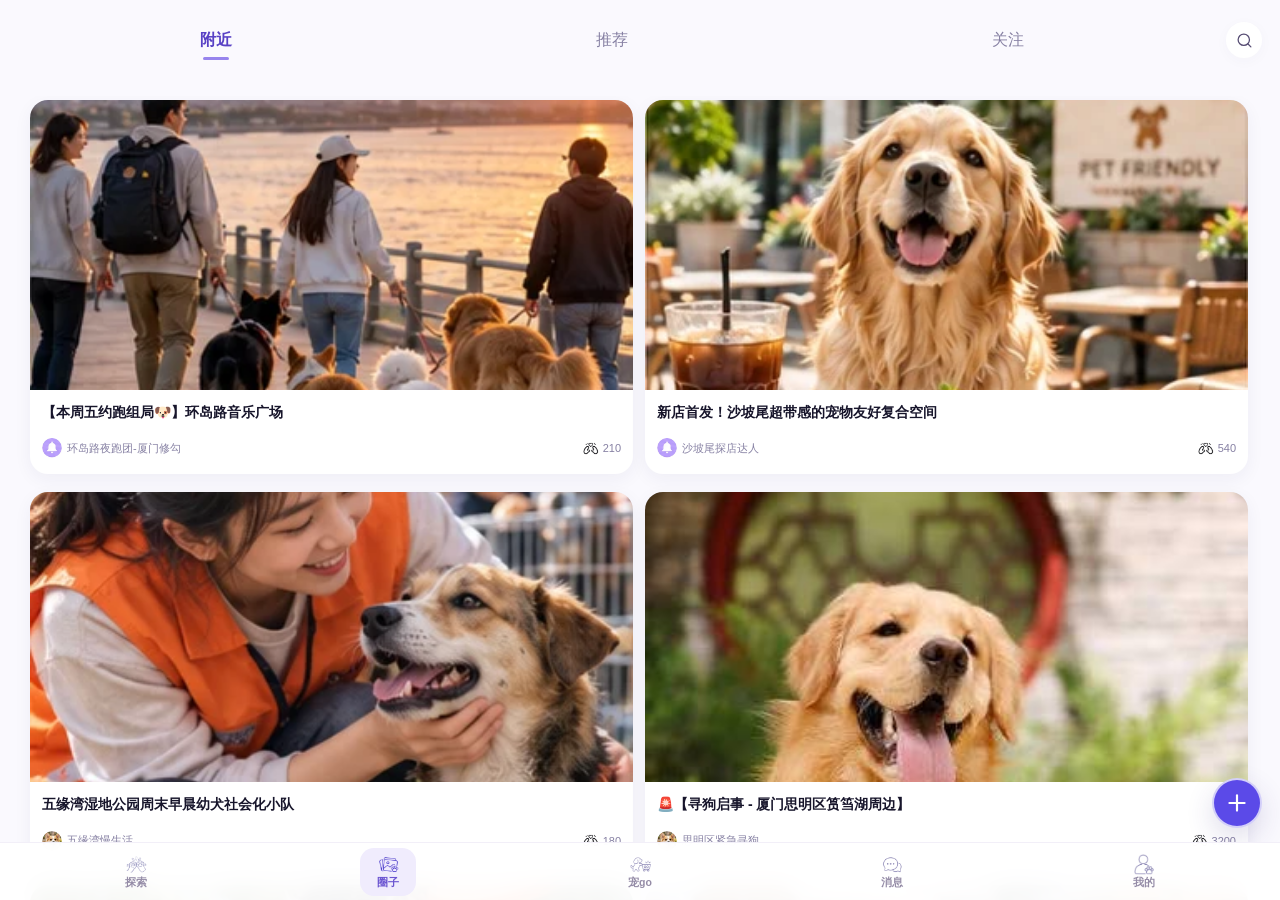
<file: app/circle.html>
<!doctype html><html lang="zh-CN" class="pm-online-ready" data-demo-mode="circle"><head><meta charset="utf-8"><meta name="viewport" content="width=device-width,initial-scale=1"><title>circle</title><link rel="stylesheet" href="apk-original.css"><link rel="stylesheet" href="apk-frame.css"></head><body><div class="app-container"><main id="layerL3" class="view-layer active moon-circle-active"><div class="main-view" id="view-circle" style="">
<div class="top-nav-area"><div class="top-bar-content">
<div class="tabs-container" id="communityTabs">
<div class="tab-item active" role="button" tabindex="0">附近</div><div class="tab-item" role="button" tabindex="0">推荐</div><div class="tab-item" role="button" tabindex="0">关注</div>
<div class="tab-indicator" id="tabIndicator" style="width: 79px; left: 0px;"></div>
</div>
<div class="search-input-wrap" id="searchWrap"><div class="search-box"><svg viewBox="0 0 24 24"><circle cx="11" cy="11" r="8"></circle><line x1="21" x2="16.65" y1="21" y2="16.65"></line></svg><input id="searchInput" placeholder="搜索干货、好物、问题..." type="text"/></div><div aria-label="取消搜索" class="btn-cancel-search" role="button" tabindex="0">取消</div></div>
<div aria-label="搜索圈子" class="btn-search" id="btnSearch" role="button" tabindex="0"><svg viewBox="0 0 24 24"><circle cx="11" cy="11" r="8"></circle><line x1="21" x2="16.65" y1="21" y2="16.65"></line></svg></div>
</div></div>
<div class="community-scroll-area"><div class="masonry-grid"><div class="masonry-col" id="colLeft"><div class="post-card" data-post-id="25" data-reco-id="25" data-reco-scene="post"><div class="post-img-wrap" style="position:relative;"><img alt="cover" decoding="async" loading="lazy" src="assets/scene-11.webp" style="width:100%;display:block;"/></div><div class="post-body"><div class="post-title">【本周五约跑组局🐶】环岛路音乐广场</div><div class="post-footer"><div class="post-author"><img alt="avatar" decoding="async" loading="lazy" src="assets/message-avatar-0.webp"/><span>环岛路夜跑团-厦门修勾</span></div><div aria-pressed="false" class="post-likes" data-flow-baseline="210" data-flow-like="25"><svg style="width:14px;height:14px;fill:none;stroke:currentColor;stroke-width:1.2;stroke-linecap:round;stroke-linejoin:round;" viewBox="0 0 14 14"><circle cx="5" cy="4" r="1.5"></circle><circle cx="9" cy="4" r="1.5"></circle><circle cx="3.5" cy="7.5" r="1.5"></circle><circle cx="10.5" cy="7.5" r="1.5"></circle><ellipse cx="7" cy="9.5" rx="3.5" ry="3"></ellipse></svg><span class="like-count">210</span></div></div></div></div><div class="post-card" data-post-id="28" data-reco-id="28" data-reco-scene="post"><div class="post-img-wrap" style="position:relative;"><img alt="cover" decoding="async" loading="lazy" src="assets/scene-4.webp" style="width:100%;display:block;"/></div><div class="post-body"><div class="post-title">五缘湾湿地公园周末早晨幼犬社会化小队</div><div class="post-footer"><div class="post-author"><img alt="avatar" decoding="async" loading="lazy" src="assets/message-avatar-1.webp"/><span>五缘湾慢生活</span></div><div aria-pressed="false" class="post-likes" data-flow-baseline="180" data-flow-like="28"><svg style="width:14px;height:14px;fill:none;stroke:currentColor;stroke-width:1.2;stroke-linecap:round;stroke-linejoin:round;" viewBox="0 0 14 14"><circle cx="5" cy="4" r="1.5"></circle><circle cx="9" cy="4" r="1.5"></circle><circle cx="3.5" cy="7.5" r="1.5"></circle><circle cx="10.5" cy="7.5" r="1.5"></circle><ellipse cx="7" cy="9.5" rx="3.5" ry="3"></ellipse></svg><span class="like-count">180</span></div></div></div></div><div class="post-card" data-post-id="30" data-reco-id="30" data-reco-scene="post"><div class="post-img-wrap" style="position:relative;"><img alt="cover" decoding="async" loading="lazy" src="assets/scene-2.webp" style="width:100%;display:block;"/></div><div class="post-body"><div class="post-title">厦大情人谷附近救助的一窝小奶狗找领养</div><div class="post-footer"><div class="post-author"><img alt="avatar" decoding="async" loading="lazy" src="assets/message-avatar-2.webp"/><span>厦门大学流浪喂养</span></div><div aria-pressed="false" class="post-likes" data-flow-baseline="1100" data-flow-like="30"><svg style="width:14px;height:14px;fill:none;stroke:currentColor;stroke-width:1.2;stroke-linecap:round;stroke-linejoin:round;" viewBox="0 0 14 14"><circle cx="5" cy="4" r="1.5"></circle><circle cx="9" cy="4" r="1.5"></circle><circle cx="3.5" cy="7.5" r="1.5"></circle><circle cx="10.5" cy="7.5" r="1.5"></circle><ellipse cx="7" cy="9.5" rx="3.5" ry="3"></ellipse></svg><span class="like-count">1100</span></div></div></div></div><div class="post-card" data-post-id="32" data-reco-id="32" data-reco-scene="post"><div class="post-img-wrap" style="position:relative;"><img alt="cover" decoding="async" loading="lazy" src="assets/855459d380d9865c89b6e4dcc8cc7ceac7694b120fad734e76aae9c9e0215667.jpg" style="width:100%;display:block;"/></div><div class="post-body"><div class="post-title">带狗爬仙岳山健康步道，分享最佳路线</div><div class="post-footer"><div class="post-author"><img alt="avatar" decoding="async" loading="lazy" src="assets/message-avatar-3.webp"/><span>仙岳山徒步爱好者</span></div><div aria-pressed="false" class="post-likes" data-flow-baseline="450" data-flow-like="32"><svg style="width:14px;height:14px;fill:none;stroke:currentColor;stroke-width:1.2;stroke-linecap:round;stroke-linejoin:round;" viewBox="0 0 14 14"><circle cx="5" cy="4" r="1.5"></circle><circle cx="9" cy="4" r="1.5"></circle><circle cx="3.5" cy="7.5" r="1.5"></circle><circle cx="10.5" cy="7.5" r="1.5"></circle><ellipse cx="7" cy="9.5" rx="3.5" ry="3"></ellipse></svg><span class="like-count">450</span></div></div></div></div><div class="post-card" data-post-id="34" data-reco-id="34" data-reco-scene="post"><div class="post-img-wrap" style="position:relative;"><img alt="cover" decoding="async" loading="lazy" src="assets/scene-10.webp" style="width:100%;display:block;"/></div><div class="post-body"><div class="post-title">放暑假了，想找集美同城靠谱的家庭寄养</div><div class="post-footer"><div class="post-author"><img alt="avatar" decoding="async" loading="lazy" src="assets/message-avatar-4.webp"/><span>集美学村互助</span></div><div aria-pressed="false" class="post-likes" data-flow-baseline="120" data-flow-like="34"><svg style="width:14px;height:14px;fill:none;stroke:currentColor;stroke-width:1.2;stroke-linecap:round;stroke-linejoin:round;" viewBox="0 0 14 14"><circle cx="5" cy="4" r="1.5"></circle><circle cx="9" cy="4" r="1.5"></circle><circle cx="3.5" cy="7.5" r="1.5"></circle><circle cx="10.5" cy="7.5" r="1.5"></circle><ellipse cx="7" cy="9.5" rx="3.5" ry="3"></ellipse></svg><span class="like-count">120</span></div></div></div></div><div class="post-card" data-post-id="36" data-reco-id="36" data-reco-scene="post"><div class="post-img-wrap" style="position:relative;"><img alt="cover" decoding="async" loading="lazy" src="assets/c1173312a8fd1c53363867c127906d58bc07bf8a7be7266d3c1d640a18466faa.jpg" style="width:100%;display:block;"/></div><div class="post-body"><div class="post-title">自驾带狗去同安野山谷溯溪绝美Vlog</div><div class="post-footer"><div class="post-author"><img alt="avatar" decoding="async" loading="lazy" src="assets/message-avatar-5.webp"/><span>同安生态游</span></div><div aria-pressed="false" class="post-likes" data-flow-baseline="890" data-flow-like="36"><svg style="width:14px;height:14px;fill:none;stroke:currentColor;stroke-width:1.2;stroke-linecap:round;stroke-linejoin:round;" viewBox="0 0 14 14"><circle cx="5" cy="4" r="1.5"></circle><circle cx="9" cy="4" r="1.5"></circle><circle cx="3.5" cy="7.5" r="1.5"></circle><circle cx="10.5" cy="7.5" r="1.5"></circle><ellipse cx="7" cy="9.5" rx="3.5" ry="3"></ellipse></svg><span class="like-count">890</span></div></div></div></div></div><div class="masonry-col" id="colRight"><div aria-label="打开沙坡尾探店动态" class="post-card" data-open-post="1" data-post-id="26" data-reco-id="26" data-reco-scene="post" role="button" tabindex="0"><div class="post-img-wrap" style="position:relative;"><img alt="cover" decoding="async" loading="lazy" src="assets/161f585e4acaacec.webp" style="width:100%;display:block;"/></div><div class="post-body"><div class="post-title">新店首发！沙坡尾超带感的宠物友好复合空间</div><div class="post-footer"><div class="post-author"><img alt="avatar" decoding="async" loading="lazy" src="assets/message-avatar-0.webp"/><span>沙坡尾探店达人</span></div><div aria-pressed="false" class="post-likes" data-flow-baseline="540" data-flow-like="26"><svg style="width:14px;height:14px;fill:none;stroke:currentColor;stroke-width:1.2;stroke-linecap:round;stroke-linejoin:round;" viewBox="0 0 14 14"><circle cx="5" cy="4" r="1.5"></circle><circle cx="9" cy="4" r="1.5"></circle><circle cx="3.5" cy="7.5" r="1.5"></circle><circle cx="10.5" cy="7.5" r="1.5"></circle><ellipse cx="7" cy="9.5" rx="3.5" ry="3"></ellipse></svg><span class="like-count">540</span></div></div></div></div><div class="post-card" data-post-id="27" data-reco-id="27" data-reco-scene="post"><div class="post-img-wrap" style="position:relative;"><img alt="cover" decoding="async" loading="lazy" src="assets/76b320960077b295eb1119da08a08c6e061bfe4689cdbbbda11c73656ab6db72.jpg" style="width:100%;display:block;"/></div><div class="post-body"><div class="post-title">🚨【寻狗启事 - 厦门思明区筼筜湖周边】</div><div class="post-footer"><div class="post-author"><img alt="avatar" decoding="async" loading="lazy" src="assets/message-avatar-1.webp"/><span>思明区紧急寻狗</span></div><div aria-pressed="false" class="post-likes" data-flow-baseline="3200" data-flow-like="27"><svg style="width:14px;height:14px;fill:none;stroke:currentColor;stroke-width:1.2;stroke-linecap:round;stroke-linejoin:round;" viewBox="0 0 14 14"><circle cx="5" cy="4" r="1.5"></circle><circle cx="9" cy="4" r="1.5"></circle><circle cx="3.5" cy="7.5" r="1.5"></circle><circle cx="10.5" cy="7.5" r="1.5"></circle><ellipse cx="7" cy="9.5" rx="3.5" ry="3"></ellipse></svg><span class="like-count">3200</span></div></div></div></div><div class="post-card" data-post-id="29" data-reco-id="29" data-reco-scene="post"><div class="post-img-wrap" style="position:relative;"><img alt="cover" decoding="async" loading="lazy" src="assets/scene-3.webp" style="width:100%;display:block;"/></div><div class="post-body"><div class="post-title">实名避雷SM城市广场附近某宠物洗护店</div><div class="post-footer"><div class="post-author"><img alt="avatar" decoding="async" loading="lazy" src="assets/message-avatar-2.webp"/><span>湖里区避雷指南</span></div><div aria-pressed="false" class="post-likes" data-flow-baseline="890" data-flow-like="29"><svg style="width:14px;height:14px;fill:none;stroke:currentColor;stroke-width:1.2;stroke-linecap:round;stroke-linejoin:round;" viewBox="0 0 14 14"><circle cx="5" cy="4" r="1.5"></circle><circle cx="9" cy="4" r="1.5"></circle><circle cx="3.5" cy="7.5" r="1.5"></circle><circle cx="10.5" cy="7.5" r="1.5"></circle><ellipse cx="7" cy="9.5" rx="3.5" ry="3"></ellipse></svg><span class="like-count">890</span></div></div></div></div><div class="post-card" data-post-id="31" data-reco-id="31" data-reco-scene="post"><div class="post-img-wrap" style="position:relative;"><img alt="cover" decoding="async" loading="lazy" src="assets/bb2bc64e426c6ce4d99e463054d0e7ec94a4b3fc9400103c6bca0230684665e2.jpg" style="width:100%;display:block;"/></div><div class="post-body"><div class="post-title">观音山商务区晚上有一块完美的飞盘空地！</div><div class="post-footer"><div class="post-author"><img alt="avatar" decoding="async" loading="lazy" src="assets/message-avatar-3.webp"/><span>观音山飞盘场</span></div><div aria-pressed="false" class="post-likes" data-flow-baseline="320" data-flow-like="31"><svg style="width:14px;height:14px;fill:none;stroke:currentColor;stroke-width:1.2;stroke-linecap:round;stroke-linejoin:round;" viewBox="0 0 14 14"><circle cx="5" cy="4" r="1.5"></circle><circle cx="9" cy="4" r="1.5"></circle><circle cx="3.5" cy="7.5" r="1.5"></circle><circle cx="10.5" cy="7.5" r="1.5"></circle><ellipse cx="7" cy="9.5" rx="3.5" ry="3"></ellipse></svg><span class="like-count">320</span></div></div></div></div><div class="post-card" data-post-id="33" data-reco-id="33" data-reco-scene="post"><div class="post-img-wrap" style="position:relative;"><img alt="cover" decoding="async" loading="lazy" src="assets/2a841210dd30de76b71bf11b31423f20373f80c96e9471a5f6f8315e7bc2054e.jpg" style="width:100%;display:block;"/></div><div class="post-body"><div class="post-title">推荐海沧区一家良心宠物诊所</div><div class="post-footer"><div class="post-author"><img alt="avatar" decoding="async" loading="lazy" src="assets/message-avatar-4.webp"/><span>海沧区兽医推荐</span></div><div aria-pressed="false" class="post-likes" data-flow-baseline="560" data-flow-like="33"><svg style="width:14px;height:14px;fill:none;stroke:currentColor;stroke-width:1.2;stroke-linecap:round;stroke-linejoin:round;" viewBox="0 0 14 14"><circle cx="5" cy="4" r="1.5"></circle><circle cx="9" cy="4" r="1.5"></circle><circle cx="3.5" cy="7.5" r="1.5"></circle><circle cx="10.5" cy="7.5" r="1.5"></circle><ellipse cx="7" cy="9.5" rx="3.5" ry="3"></ellipse></svg><span class="like-count">560</span></div></div></div></div><div class="post-card" data-post-id="35" data-reco-id="35" data-reco-scene="post"><div class="post-img-wrap" style="position:relative;"><img alt="cover" decoding="async" loading="lazy" src="assets/130b3afc585673f677bf6d72ac8a6216b4a04b37b2b90fc058fb2f254c7631f5.jpg" style="width:100%;display:block;"/></div><div class="post-body"><div class="post-title">中山公园北门“老干部”佛系遛狗局</div><div class="post-footer"><div class="post-author"><img alt="avatar" decoding="async" loading="lazy" src="assets/message-avatar-5.webp"/><span>中山公园老干部</span></div><div aria-pressed="false" class="post-likes" data-flow-baseline="250" data-flow-like="35"><svg style="width:14px;height:14px;fill:none;stroke:currentColor;stroke-width:1.2;stroke-linecap:round;stroke-linejoin:round;" viewBox="0 0 14 14"><circle cx="5" cy="4" r="1.5"></circle><circle cx="9" cy="4" r="1.5"></circle><circle cx="3.5" cy="7.5" r="1.5"></circle><circle cx="10.5" cy="7.5" r="1.5"></circle><ellipse cx="7" cy="9.5" rx="3.5" ry="3"></ellipse></svg><span class="like-count">250</span></div></div></div></div></div></div><div class="empty-state" id="emptyState" style="display:none;">没有找到相关的帖子 😢</div></div>
<div aria-label="发布动态" class="fab-post" role="button" tabindex="0"><svg viewBox="0 0 24 24"><line x1="12" x2="12" y1="5" y2="19"></line><line x1="5" x2="19" y1="12" y2="12"></line></svg></div>
<!-- 圈子 Modals: 帖子详情/发帖/回复/分享/社群/链接弹窗 -->







</div><div class="bottom-nav">
<div class="nav-item"><img alt="" class="emoji-v2-icon" decoding="async" loading="lazy" src="./assets/b75ada54b715344495e4e7d4337eefef1ba9b1f883b98bf22578c657e3dfa77b.webp"/><span>探索</span></div>
<div class="nav-item active"><img alt="" class="emoji-v2-icon" decoding="async" loading="lazy" src="./assets/f0e5ea9f985cba2ebe6738a17732b8b260447e60d034eb7984913700f07cffb8.png"/><span>圈子</span></div>
<div class="nav-item"><img alt="" class="emoji-v2-icon" decoding="async" loading="lazy" src="./assets/bafacd11c77e425149916d4b55ff1823121f9493a74a90dbbe4f61c51e09441f.png"/><span>宠go</span></div>
<div class="nav-item" id="navMessage"><img alt="" class="emoji-v2-icon" decoding="async" loading="lazy" src="./assets/3526229e830a2b95b26b5c8f61c59660ca10d2bf4f7a0af4053317cc65bbd9dc.png"/><span>消息</span><span class="nav-badge" id="msgBadge" style="display:none;"></span></div>
<div class="nav-item"><img alt="" class="emoji-v2-icon" decoding="async" loading="lazy" src="./assets/7e7fb74e7d5617ca23952d0da4387a41084093b32c992fe6cd0cd866599a8f4c.png"/><span>我的</span></div>
</div></main></div><script src="memory.js"></script><script src="apk-runtime.js"></script><script src="studio-bridge.js"></script><script src="gesture-bridge.js"></script></body></html>
</file>
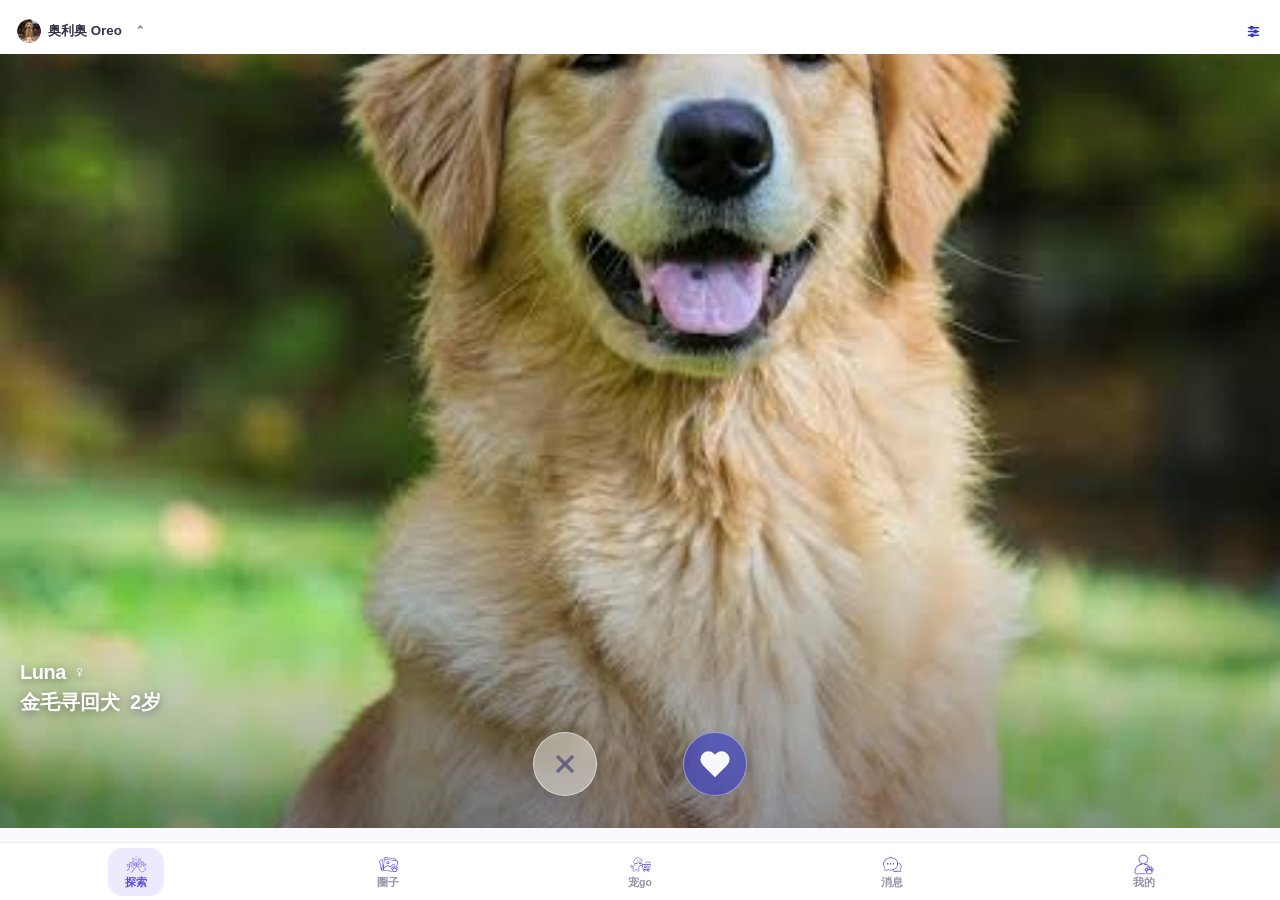
<file: app/explore.html>
<!doctype html><html lang="zh-CN" class="pm-online-ready" data-demo-mode="explore"><head><meta charset="utf-8"><meta name="viewport" content="width=device-width,initial-scale=1"><title>explore</title><link rel="stylesheet" href="apk-original.css"><link rel="stylesheet" href="apk-frame.css"></head><body><div class="app-container"><main id="layerL3" class="view-layer active"><div class="main-view" id="view-explore" style="">
<div class="top-header-l3">
<div class="explore-title-row-l3">
<div aria-label="选择浏览身份" class="explore-pet-switcher-l3" data-compact-identity-bound="1" id="explorePetSwitcherL3"><button aria-label="切换为 奥利奥 Oreo" class="explore-pet-avatar-l3 active" data-pet-id="1" type="button"><img alt="" decoding="async" loading="lazy" src="assets/78faff9957c326d2.webp"/><span>奥利奥 Oreo</span></button><button aria-label="切换为 布丁 Pudding" class="explore-pet-avatar-l3" data-pet-id="2" type="button"><img alt="" decoding="async" loading="lazy" src="assets/97d4de284f2e3e04.webp"/><span>布丁 Pudding</span></button><button aria-expanded="false" aria-label="切换探索宠物身份" class="explore-identity-compact-l3" data-pet-id="1" type="button"><img alt="" decoding="async" loading="lazy" src="assets/78faff9957c326d2.webp"/><span>奥利奥 Oreo</span><i aria-hidden="true" class="explore-identity-chevron-l3">⌄</i></button><div class="explore-identity-menu-l3" data-pet-id="1" role="menu"><button class="explore-identity-option-l3 active" role="menuitem" type="button"><img alt="" decoding="async" loading="lazy" src="assets/78faff9957c326d2.webp"/><span>奥利奥 Oreo</span></button><button class="explore-identity-option-l3" role="menuitem" type="button"><img alt="" decoding="async" loading="lazy" src="assets/97d4de284f2e3e04.webp"/><span>布丁 Pudding</span></button></div></div>
<button aria-label="筛选探索对象" class="explore-filter-btn-l3" type="button">
<svg aria-hidden="true" viewBox="0 0 24 24"><line x1="4" x2="20" y1="6" y2="6"></line><circle cx="9" cy="6" r="2"></circle><line x1="4" x2="20" y1="12" y2="12"></line><circle cx="15" cy="12" r="2"></circle><line x1="4" x2="20" y1="18" y2="18"></line><circle cx="10" cy="18" r="2"></circle></svg>
</button>
</div>
</div>
<!-- [占位] 新手指引组件已移除 -->
<div class="card-stack-l3" data-explore-scroll-fade-bound="1" id="cardStackL3"><div class="swipe-card-l3" data-explore-id="u_dog_1" data-explore-scroll-fade-bound="1" id="topCardL3"><div class="card-scroll-area-l3"><div class="card-img-wrap-l3"><img alt="" class="card-img-l3" decoding="async" loading="lazy" src="./assets/76b320960077b295eb1119da08a08c6e061bfe4689cdbbbda11c73656ab6db72.jpg"/><div class="card-gradient-l3"></div><div class="card-info-overlay-l3"><div class="card-name-row-l3"><span class="pet-name-l3">Luna</span><span class="pet-gender-l3">♀</span></div><div class="card-meta-l3"><span>金毛寻回犬</span><span class="pet-age-l3">2岁</span></div></div></div><div class="card-details-section-l3"><div class="explore-detail-label-l3">小档案</div><div class="tags-wrap-l3"><span class="info-tag-l3" style="background:var(--primary);">接飞盘狂魔</span><span class="info-tag-l3" style="background:var(--tertiary);">社交悍匪</span></div><div class="bio-text-l3">温柔粘人的大暖男，最爱接飞盘和游泳。</div><div class="explore-album-l3"><div class="explore-detail-label-l3">生活相册</div><div class="explore-photo-grid-l3"><img alt="Luna的照片" decoding="async" loading="lazy" src="./assets/bb2bc64e426c6ce4d99e463054d0e7ec94a4b3fc9400103c6bca0230684665e2.jpg"/></div></div><div class="distance-row-l3"><svg viewBox="0 0 24 24"><path d="M21 10c0 7-9 13-9 13s-9-6-9-13a9 9 0 0 1 18 0z"></path><circle cx="12" cy="10" r="3"></circle></svg>距你 1.5km</div></div></div></div><div class="swipe-card-l3 is-behind" data-explore-id="u_dog_2" id="behindCardL3"><div class="card-scroll-area-l3"><div class="card-img-wrap-l3"><img alt="" class="card-img-l3" decoding="async" loading="lazy" src="./assets/855459d380d9865c89b6e4dcc8cc7ceac7694b120fad734e76aae9c9e0215667.jpg"/><div class="card-gradient-l3"></div><div class="card-info-overlay-l3"><div class="card-name-row-l3"><span class="pet-name-l3">Max</span><span class="pet-gender-l3">♂</span></div><div class="card-meta-l3"><span>边境牧羊犬</span><span class="pet-age-l3">3岁</span></div></div></div><div class="card-details-section-l3"><div class="explore-detail-label-l3">小档案</div><div class="tags-wrap-l3"><span class="info-tag-l3" style="background:var(--primary);">指令大师</span><span class="info-tag-l3" style="background:var(--tertiary);">充电5分钟狂奔2小时</span></div><div class="bio-text-l3">高智商工作犬，每天都要飞盘消耗精力。</div><div class="explore-album-l3"><div class="explore-detail-label-l3">生活相册</div><div class="explore-photo-grid-l3"><img alt="Max的照片" decoding="async" loading="lazy" src="./assets/c1173312a8fd1c53363867c127906d58bc07bf8a7be7266d3c1d640a18466faa.jpg"/></div></div><div class="distance-row-l3"><svg viewBox="0 0 24 24"><path d="M21 10c0 7-9 13-9 13s-9-6-9-13a9 9 0 0 1 18 0z"></path><circle cx="12" cy="10" r="3"></circle></svg>距你 2.2km</div></div></div></div></div>
<div class="action-buttons-l3">
<div aria-label="暂时跳过这位宠友" class="btn-action-l3 btn-pass-l3" data-apk-swipe="-1" role="button" tabindex="0"><svg viewBox="0 0 24 24"><line x1="18" x2="6" y1="6" y2="18"></line><line x1="6" x2="18" y1="6" y2="18"></line></svg></div>
<div aria-label="喜欢这位宠友" class="btn-action-l3 btn-like-l3" data-apk-swipe="1" role="button" tabindex="0"><svg viewBox="0 0 24 24"><path d="M20.84 4.61a5.5 5.5 0 0 0-7.78 0L12 5.67l-1.06-1.06a5.5 5.5 0 0 0-7.78 7.78l1.06 1.06L12 21.23l7.78-7.78 1.06-1.06a5.5 5.5 0 0 0 0-7.78z"></path></svg></div>
</div>
<div aria-hidden="true" class="explore-filter-overlay-l3" id="exploreFilterOverlayL3">
<section aria-label="筛选探索对象" aria-modal="true" class="explore-filter-sheet-l3" role="dialog">
<div class="explore-filter-handle-l3"></div>
<div class="explore-filter-sheet-head-l3"><h2>筛选</h2><button type="button">重置</button></div>
<div class="explore-filter-group-l3"><p>区域</p><div class="explore-filter-options-l3" data-filter="area"><button class="active" data-value="nearby" type="button">附近</button><button data-value="same-city" type="button">同城</button></div></div>
<div class="explore-filter-group-l3"><p>距离范围</p><div class="explore-filter-options-l3" data-filter="distance"><button class="active" data-value="0" type="button">不限</button><button data-value="2" type="button">2 km 内</button><button data-value="3" type="button">3 km 内</button></div></div>
<div class="explore-filter-group-l3"><p>想看的物种</p><div class="explore-filter-options-l3 explore-filter-species-l3" data-filter="species"><button class="active" data-value="all" type="button">全部</button><button data-value="dog" type="button">狗狗</button><button data-value="cat" type="button">猫咪</button><button data-value="rabbit" type="button">兔兔</button><button data-value="guineapig" type="button">豚鼠</button><button data-value="other" type="button">小宠</button></div></div>
<button class="explore-filter-apply-l3" type="button">查看毛孩子</button>
</section>
</div>
</div><div class="bottom-nav">
<div class="nav-item active"><img alt="" class="emoji-v2-icon" decoding="async" loading="lazy" src="./assets/b75ada54b715344495e4e7d4337eefef1ba9b1f883b98bf22578c657e3dfa77b.webp"/><span>探索</span></div>
<div class="nav-item"><img alt="" class="emoji-v2-icon" decoding="async" loading="lazy" src="./assets/f0e5ea9f985cba2ebe6738a17732b8b260447e60d034eb7984913700f07cffb8.png"/><span>圈子</span></div>
<div class="nav-item"><img alt="" class="emoji-v2-icon" decoding="async" loading="lazy" src="./assets/bafacd11c77e425149916d4b55ff1823121f9493a74a90dbbe4f61c51e09441f.png"/><span>宠go</span></div>
<div class="nav-item" id="navMessage"><img alt="" class="emoji-v2-icon" decoding="async" loading="lazy" src="./assets/3526229e830a2b95b26b5c8f61c59660ca10d2bf4f7a0af4053317cc65bbd9dc.png"/><span>消息</span><span class="nav-badge" id="msgBadge" style="display:none;"></span></div>
<div class="nav-item"><img alt="" class="emoji-v2-icon" decoding="async" loading="lazy" src="./assets/7e7fb74e7d5617ca23952d0da4387a41084093b32c992fe6cd0cd866599a8f4c.png"/><span>我的</span></div>
</div></main></div><script src="memory.js"></script><script src="apk-runtime.js"></script><script src="apk-explore.js"></script><script>L3.initExplore(true);</script><script src="studio-bridge.js"></script><script src="gesture-bridge.js"></script></body></html>
</file>
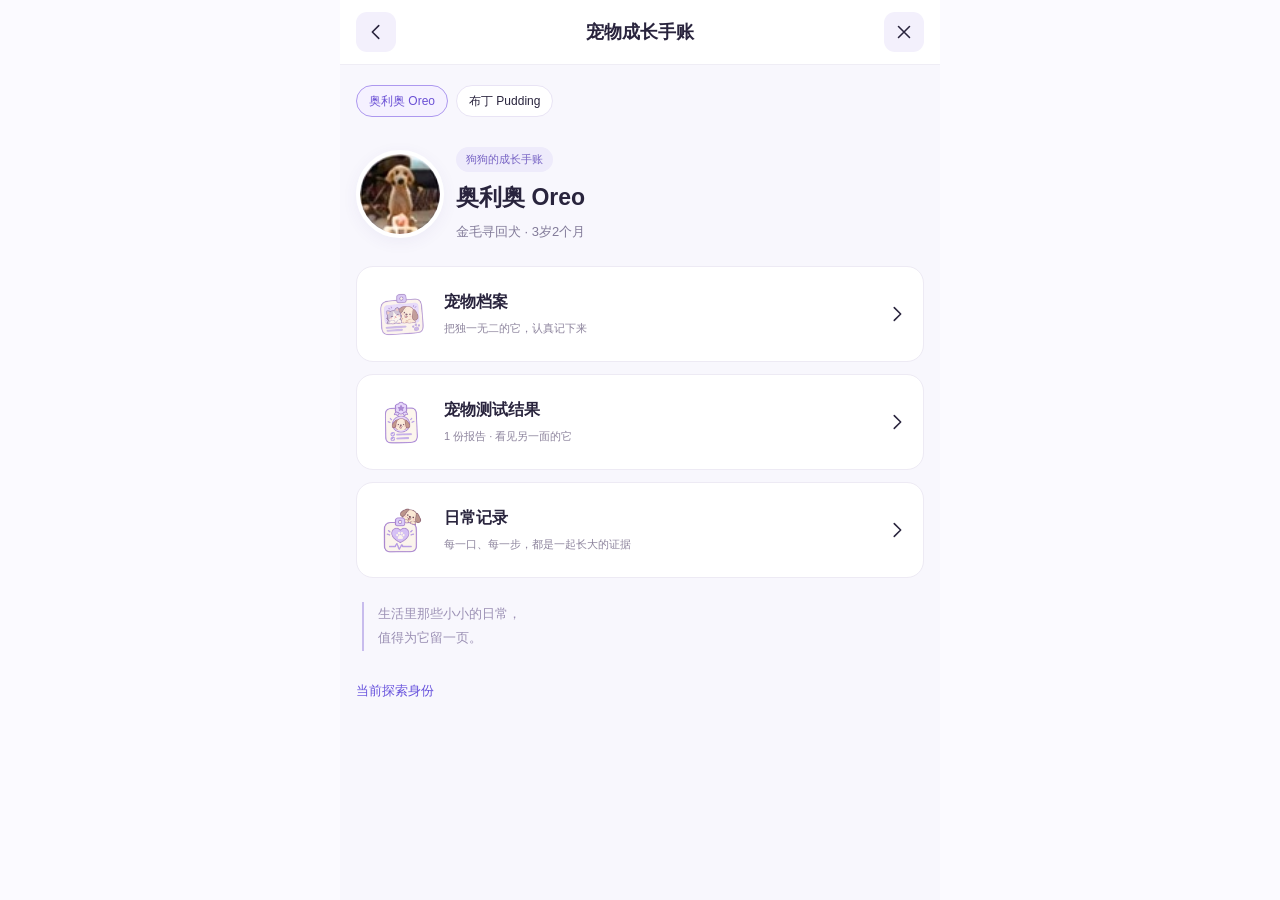
<file: app/hub.html>
<!doctype html><html lang="zh-CN" data-demo-mode="hub"><head><meta charset="utf-8"><meta name="viewport" content="width=device-width,initial-scale=1"><title>hub</title><link rel="stylesheet" href="original.css"><link rel="stylesheet" href="screen.css"><link rel="stylesheet" href="polish.css"></head><body data-ready="true"><main id="layerL3" class="layer active"><section aria-label="宠物成长档案" aria-modal="true" id="petLife" role="dialog" tabindex="-1"><header class="pl-head"><button aria-label="返回" class="pl-icon-btn" data-pl="back" type="button"><svg aria-hidden="true" class="pl-icon" viewBox="0 0 24 24"><path d="m15 5-7 7 7 7"></path></svg></button><h1>宠物成长手账</h1><button aria-label="关闭宠物档案" class="pl-icon-btn" data-pl="close" type="button"><svg aria-hidden="true" class="pl-icon" viewBox="0 0 24 24"><path d="m6 6 12 12M18 6 6 18"></path></svg></button></header><main class="pl-body"><div class="pl-error" id="plError" role="alert"></div><div class="pl-pets"><button class="active" data-id="1" data-pl="pet" type="button">奥利奥 Oreo</button><button class="" data-id="2" data-pl="pet" type="button">布丁 Pudding</button></div><div class="pl-pet-hero pl-row"><img alt="奥利奥 Oreo" class="pl-avatar" decoding="async" loading="eager" src="assets/78faff9957c326d2.webp"/><div class="pl-grow"><span class="pl-pill">狗狗的成长手账</span><h2 style="margin-top:8px">奥利奥 Oreo</h2><div class="pl-sub">金毛寻回犬 · 3岁2个月</div></div></div><button class="pl-entry" data-pl="profile" type="button"><span class="pl-symbol"><svg aria-hidden="true" class="pl-icon" viewBox="0 0 24 24"><path d="M4 4h6q2 0 2 2q0-2 2-2h6v16h-6q-2 0-2 1q0-1-2-1H4zM12 6v15"></path></svg></span><span class="pl-grow"><strong>宠物档案</strong><small>把独一无二的它，认真记下来</small></span><svg aria-hidden="true" class="pl-icon" viewBox="0 0 24 24"><path d="m9 5 7 7-7 7"></path></svg></button><button class="pl-entry" data-pl="reports" type="button"><span class="pl-symbol"><svg aria-hidden="true" class="pl-icon" viewBox="0 0 24 24"><path d="m12 3 8 5v8l-8 5-8-5V8zM8 12l3 3 5-6"></path></svg></span><span class="pl-grow"><strong>宠物测试结果</strong><small>1 份报告 · 看见另一面的它</small></span><svg aria-hidden="true" class="pl-icon" viewBox="0 0 24 24"><path d="m9 5 7 7-7 7"></path></svg></button><button class="pl-entry" data-pl="records" type="button"><span class="pl-symbol"><svg aria-hidden="true" class="pl-icon" viewBox="0 0 24 24"><path d="M6 4h13v17H6zM4 8h4M4 13h4M4 18h4M11 8h5M11 12h5"></path></svg></span><span class="pl-grow"><strong>日常记录</strong><small>每一口、每一步，都是一起长大的证据</small></span><svg aria-hidden="true" class="pl-icon" viewBox="0 0 24 24"><path d="m9 5 7 7-7 7"></path></svg></button><div class="pl-letter">生活里那些小小的日常，<br/>值得为它留一页。</div><button class="pl-text-btn" data-pl="identity" type="button">当前探索身份</button></main></section></main><script src="memory.js"></script><script src="screen.js"></script><script src="studio-bridge.js"></script><script src="gesture-bridge.js"></script></body></html>
</file>
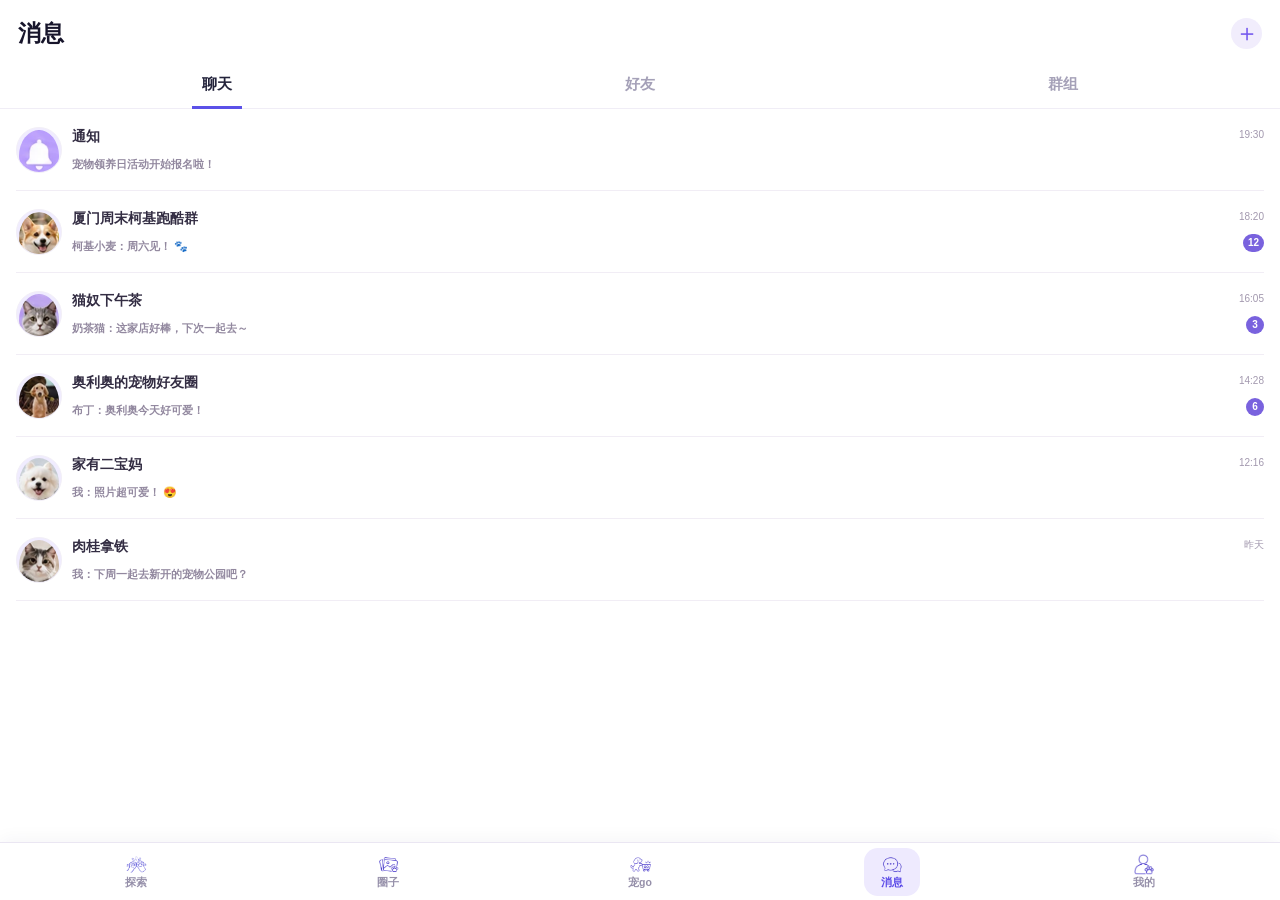
<file: app/message.html>
<!DOCTYPE html>

<html data-demo-mode="message" lang="zh-CN"><head><meta charset="utf-8"/><meta content="width=device-width,initial-scale=1" name="viewport"/><title>message</title><link href="original.css" rel="stylesheet"/><link href="screen.css" rel="stylesheet"/><link rel="stylesheet" href="polish.css"></head><body data-ready="true"><main class="layer active" id="layerL3"><div class="main-view" id="view-message" style=""><div class="demo-message-heading"><b>消息</b><span>＋</span></div>
<div class="msg-top-area"><div class="msg-tab-row"><div class="msg-tab active">聊天</div><div class="msg-tab">好友</div><div class="msg-tab">群组</div></div></div>
<div class="content-scroll-area" id="msgMainScrollArea" tabindex="0"><div class="card-list" id="cardList"><div class="card-item demo-message-row"><div class="avatar-wrap"><img alt="" src="assets/message-avatar-0.webp"/></div><div class="card-info"><div class="card-name-row"><span class="card-name">通知</span></div><div class="card-preview">宠物领养日活动开始报名啦！</div></div><div class="message-meta"><span class="card-time">19:30</span></div></div><div class="card-item demo-message-row"><div class="avatar-wrap"><img alt="" src="assets/message-avatar-1.webp"/></div><div class="card-info"><div class="card-name-row"><span class="card-name">厦门周末柯基跑酷群</span></div><div class="card-preview">柯基小麦：周六见！ 🐾</div></div><div class="message-meta"><span class="card-time">18:20</span><span class="unread-badge">12</span></div></div><div class="card-item demo-message-row"><div class="avatar-wrap"><img alt="" src="assets/message-avatar-2.webp"/></div><div class="card-info"><div class="card-name-row"><span class="card-name">猫奴下午茶</span></div><div class="card-preview">奶茶猫：这家店好棒，下次一起去～</div></div><div class="message-meta"><span class="card-time">16:05</span><span class="unread-badge">3</span></div></div><div class="card-item demo-message-row"><div class="avatar-wrap"><img alt="" src="assets/message-avatar-3.webp"/></div><div class="card-info"><div class="card-name-row"><span class="card-name">奥利奥的宠物好友圈</span></div><div class="card-preview">布丁：奥利奥今天好可爱！</div></div><div class="message-meta"><span class="card-time">14:28</span><span class="unread-badge">6</span></div></div><div class="card-item demo-message-row"><div class="avatar-wrap"><img alt="" src="assets/message-avatar-4.webp"/></div><div class="card-info"><div class="card-name-row"><span class="card-name">家有二宝妈</span></div><div class="card-preview">我：照片超可爱！ 😍</div></div><div class="message-meta"><span class="card-time">12:16</span></div></div><div class="card-item demo-message-row"><div class="avatar-wrap"><img alt="" src="assets/message-avatar-5.webp"/></div><div class="card-info"><div class="card-name-row"><span class="card-name">肉桂拿铁</span></div><div class="card-preview">我：下周一起去新开的宠物公园吧？</div></div><div class="message-meta"><span class="card-time">昨天</span></div></div></div></div>
<!-- 消息模块弹窗和覆盖层 -->
<!-- v4.0 通用图片查看器 (发帖图片左右滑动) -->
</div><div class="bottom-nav">
<div class="nav-item"><img alt="" class="emoji-v2-icon" decoding="async" loading="lazy" src="./assets/b75ada54b715344495e4e7d4337eefef1ba9b1f883b98bf22578c657e3dfa77b.webp"/><span>探索</span></div>
<div class="nav-item"><img alt="" class="emoji-v2-icon" decoding="async" loading="lazy" src="./assets/f0e5ea9f985cba2ebe6738a17732b8b260447e60d034eb7984913700f07cffb8.png"/><span>圈子</span></div>
<div class="nav-item"><img alt="" class="emoji-v2-icon" decoding="async" loading="lazy" src="./assets/bafacd11c77e425149916d4b55ff1823121f9493a74a90dbbe4f61c51e09441f.png"/><span>宠go</span></div>
<div class="nav-item active" id="navMessage"><img alt="" class="emoji-v2-icon" decoding="async" loading="lazy" src="./assets/3526229e830a2b95b26b5c8f61c59660ca10d2bf4f7a0af4053317cc65bbd9dc.png"/><span>消息</span><span class="nav-badge" id="msgBadge" style="display:none;"></span></div>
<div class="nav-item"><img alt="" class="emoji-v2-icon" decoding="async" loading="lazy" src="./assets/7e7fb74e7d5617ca23952d0da4387a41084093b32c992fe6cd0cd866599a8f4c.png"/><span>我的</span></div>
</div></main><script src="memory.js"></script><script src="screen.js"></script><script src="studio-bridge.js"></script><script src="gesture-bridge.js"></script></body></html>
</file>
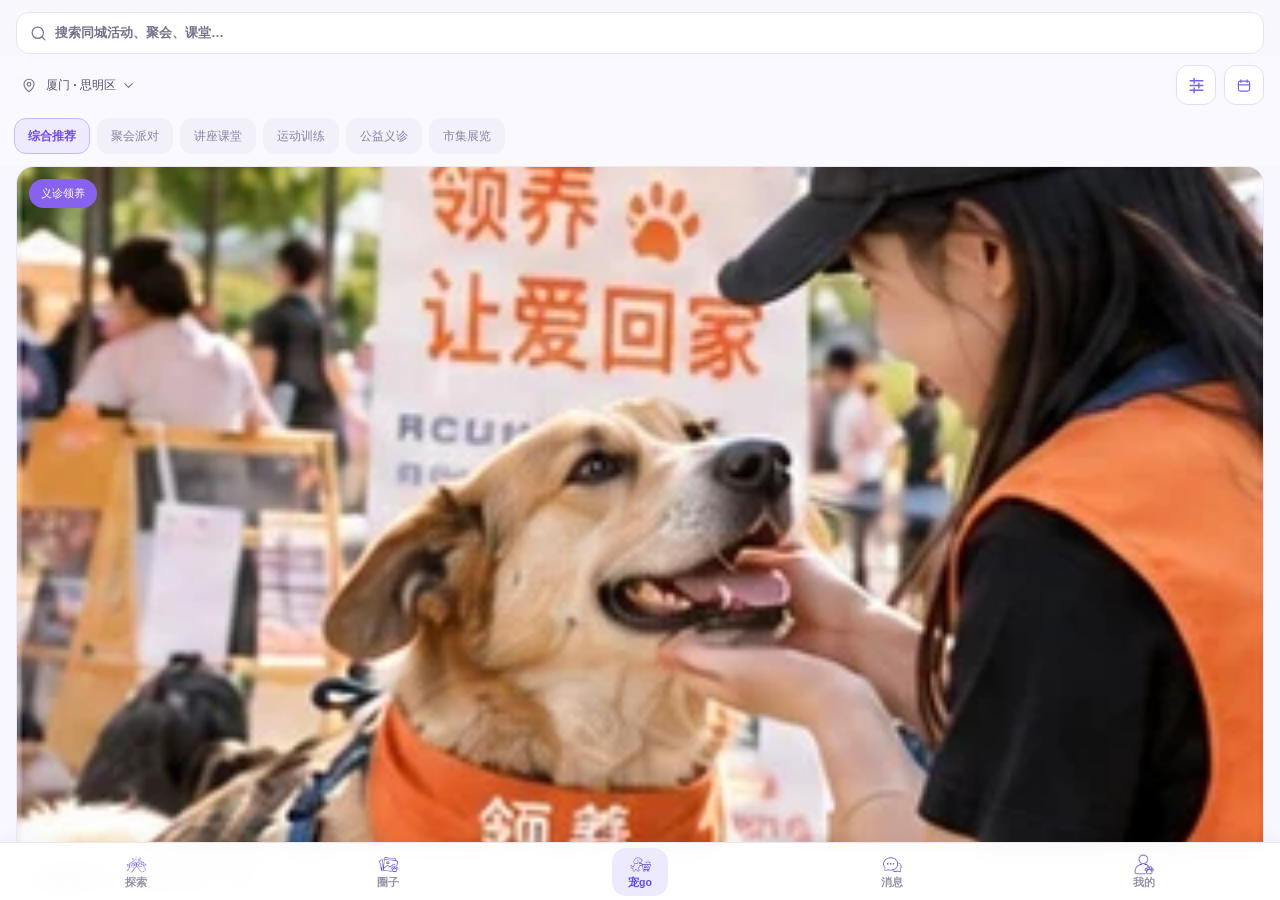
<file: app/offline.html>
<!doctype html><html lang="zh-CN" data-demo-mode="offline"><head><meta charset="utf-8"><meta name="viewport" content="width=device-width,initial-scale=1"><title>offline</title><link rel="stylesheet" href="original.css"><link rel="stylesheet" href="screen.css"><link rel="stylesheet" href="polish.css"></head><body data-ready="true"><main id="layerL3" class="layer active"><div id="view-petgo" class="main-view active" style="display:flex"><div class="app-view" id="view-events" style="">

<div id="offlineHeader" style="display: block; flex-shrink: 0;"><div class="search-wrapper"><div class="search-bar"><svg viewBox="0 0 24 24"><circle cx="11" cy="11" r="8"></circle><line x1="21" x2="16.65" y1="21" y2="16.65"></line></svg><span>搜索同城活动、聚会、课堂…</span></div></div><div class="location-filter-row"><div class="location-picker"><svg aria-hidden="true" class="ux-icon" viewBox="0 0 24 24"><path d="M20 10c0 6-8 12-8 12S4 16 4 10a8 8 0 1 1 16 0Z M15 10a3 3 0 1 1-6 0 3 3 0 0 1 6 0Z"></path></svg><img alt="" class="petgo-location-icon" data-ux-fallback="1" decoding="async" loading="eager" src="assets/9de8d15fda8ae2ee.webp" style="display: none !important;"/><svg viewBox="0 0 24 24"><path d="M21 10c0 7-9 13-9 13s-9-6-9-13a9 9 0 0 1 18 0z"></path><circle cx="12" cy="10" r="3"></circle></svg><span class="loc-text">厦门 · 思明区</span><svg class="loc-arrow" viewBox="0 0 24 24"><polyline points="6 9 12 15 18 9"></polyline></svg></div><div aria-label="筛选活动" class="filter-btn rf-filter-icon" id="eventFilterBtn" title="筛选活动"><svg aria-hidden="true" class="rf-icon" fill="none" stroke="currentColor" stroke-linecap="round" stroke-linejoin="round" stroke-width="1.7" viewBox="0 0 24 24"><path d="M4 6h16M4 12h16M4 18h16M9 3v6m6 0v6m-6 0v6"></path></svg><svg viewBox="0 0 24 24"><line x1="4" x2="20" y1="6" y2="6"></line><line x1="8" x2="16" y1="12" y2="12"></line><line x1="12" x2="20" y1="18" y2="18"></line></svg><span id="eventFilterBtnText">筛选</span></div><button aria-label="我的活动" class="pm-flow-activities rf-icon-button" data-rf-icon="calendar" id="pmFlowActivities" title="我的活动" type="button"><svg aria-hidden="true" class="rf-icon" fill="none" stroke="currentColor" stroke-linecap="round" stroke-linejoin="round" stroke-width="1.7" viewBox="0 0 24 24"><rect height="16" rx="3" width="18" x="3" y="5"></rect><path d="M7 3v4m10-4v4M3 11h18"></path></svg></button></div><div class="category-pills" id="offlineCategoryPills"><div class="cat-pill active">综合推荐</div><div class="cat-pill">聚会派对</div><div class="cat-pill">讲座课堂</div><div class="cat-pill">运动训练</div><div class="cat-pill">公益义诊</div><div class="cat-pill">市集展览</div></div></div>
<div class="content-scroll-area" id="eventsMainScrollArea" tabindex="0">

<div class="tab-view active" id="eventsView-offline"><div class="offline-events" id="offlineEventsContent"><div class="event-card"><div class="event-img-wrap"><img alt="" class="event-img" data-ux-fallback="1" decoding="async" loading="eager" src="assets/af3b406c7db63f2d.webp"/><div class="event-category-tag">义诊领养</div></div><div class="event-info"><div class="event-title">宠物领养日 · 给流浪毛孩一个家</div><div class="event-meta-row"><svg viewBox="0 0 24 24"><rect height="18" rx="2" width="18" x="3" y="4"></rect><line x1="16" x2="16" y1="2" y2="6"></line><line x1="8" x2="8" y1="2" y2="6"></line><line x1="3" x2="21" y1="10" y2="10"></line></svg>周六 10:00-17:00</div><div class="event-meta-row"><svg viewBox="0 0 24 24"><path d="M21 10c0 7-9 13-9 13s-9-6-9-13a9 9 0 0 1 18 0z"></path><circle cx="12" cy="10" r="3"></circle></svg>SM城市广场 · 1.8km</div><div class="event-footer"><span class="event-status status-hot">已报 0/25 人</span><div class="btn-join">立即报名</div></div></div></div><div class="event-card"><div class="event-img-wrap"><img alt="" class="event-img" data-ux-fallback="1" decoding="async" loading="eager" src="assets/c9224e17f6419b97.webp"/><div class="event-category-tag">讲座课堂</div></div><div class="event-info"><div class="event-title">执业兽医急救公开课 (CPR/海姆立克)</div><div class="event-meta-row"><svg viewBox="0 0 24 24"><rect height="18" rx="2" width="18" x="3" y="4"></rect><line x1="16" x2="16" y1="2" y2="6"></line><line x1="8" x2="8" y1="2" y2="6"></line><line x1="3" x2="21" y1="10" y2="10"></line></svg>下周六 10:00</div><div class="event-meta-row"><svg viewBox="0 0 24 24"><path d="M21 10c0 7-9 13-9 13s-9-6-9-13a9 9 0 0 1 18 0z"></path><circle cx="12" cy="10" r="3"></circle></svg>白鹭洲公园</div><div class="event-footer"><span class="event-status status-hot">已报 0/30 人</span><div class="btn-join">立即报名</div></div></div></div><div class="event-card"><div class="event-img-wrap"><img alt="" class="event-img" data-ux-fallback="1" decoding="async" loading="eager" src="assets/947e732cf0cd1a79.webp"/><div class="event-category-tag">聚会派对</div></div><div class="event-info"><div class="event-title">柯基短腿派对 — 撒欢草地局</div><div class="event-meta-row"><svg viewBox="0 0 24 24"><rect height="18" rx="2" width="18" x="3" y="4"></rect><line x1="16" x2="16" y1="2" y2="6"></line><line x1="8" x2="8" y1="2" y2="6"></line><line x1="3" x2="21" y1="10" y2="10"></line></svg>本周日 14:00-17:00</div><div class="event-meta-row"><svg viewBox="0 0 24 24"><path d="M21 10c0 7-9 13-9 13s-9-6-9-13a9 9 0 0 1 18 0z"></path><circle cx="12" cy="10" r="3"></circle></svg>观音山沙滩大草坪 · 3.2km</div><div class="event-footer"><span class="event-status status-hot">已报 0/20 人</span><div class="btn-join">立即报名</div></div></div></div></div></div>
</div>









</div></div><div class="bottom-nav">
<div class="nav-item"><img alt="" class="emoji-v2-icon" decoding="async" loading="lazy" src="./assets/b75ada54b715344495e4e7d4337eefef1ba9b1f883b98bf22578c657e3dfa77b.webp"/><span>探索</span></div>
<div class="nav-item"><img alt="" class="emoji-v2-icon" decoding="async" loading="lazy" src="./assets/f0e5ea9f985cba2ebe6738a17732b8b260447e60d034eb7984913700f07cffb8.png"/><span>圈子</span></div>
<div class="nav-item active"><img alt="" class="emoji-v2-icon" decoding="async" loading="lazy" src="./assets/bafacd11c77e425149916d4b55ff1823121f9493a74a90dbbe4f61c51e09441f.png"/><span>宠go</span></div>
<div class="nav-item" id="navMessage"><img alt="" class="emoji-v2-icon" decoding="async" loading="lazy" src="./assets/3526229e830a2b95b26b5c8f61c59660ca10d2bf4f7a0af4053317cc65bbd9dc.png"/><span>消息</span><span class="nav-badge" id="msgBadge" style="display:none;"></span></div>
<div class="nav-item"><img alt="" class="emoji-v2-icon" decoding="async" loading="lazy" src="./assets/7e7fb74e7d5617ca23952d0da4387a41084093b32c992fe6cd0cd866599a8f4c.png"/><span>我的</span></div>
</div></main><script src="memory.js"></script><script src="screen.js"></script><script src="studio-bridge.js"></script><script src="gesture-bridge.js"></script></body></html>
</file>
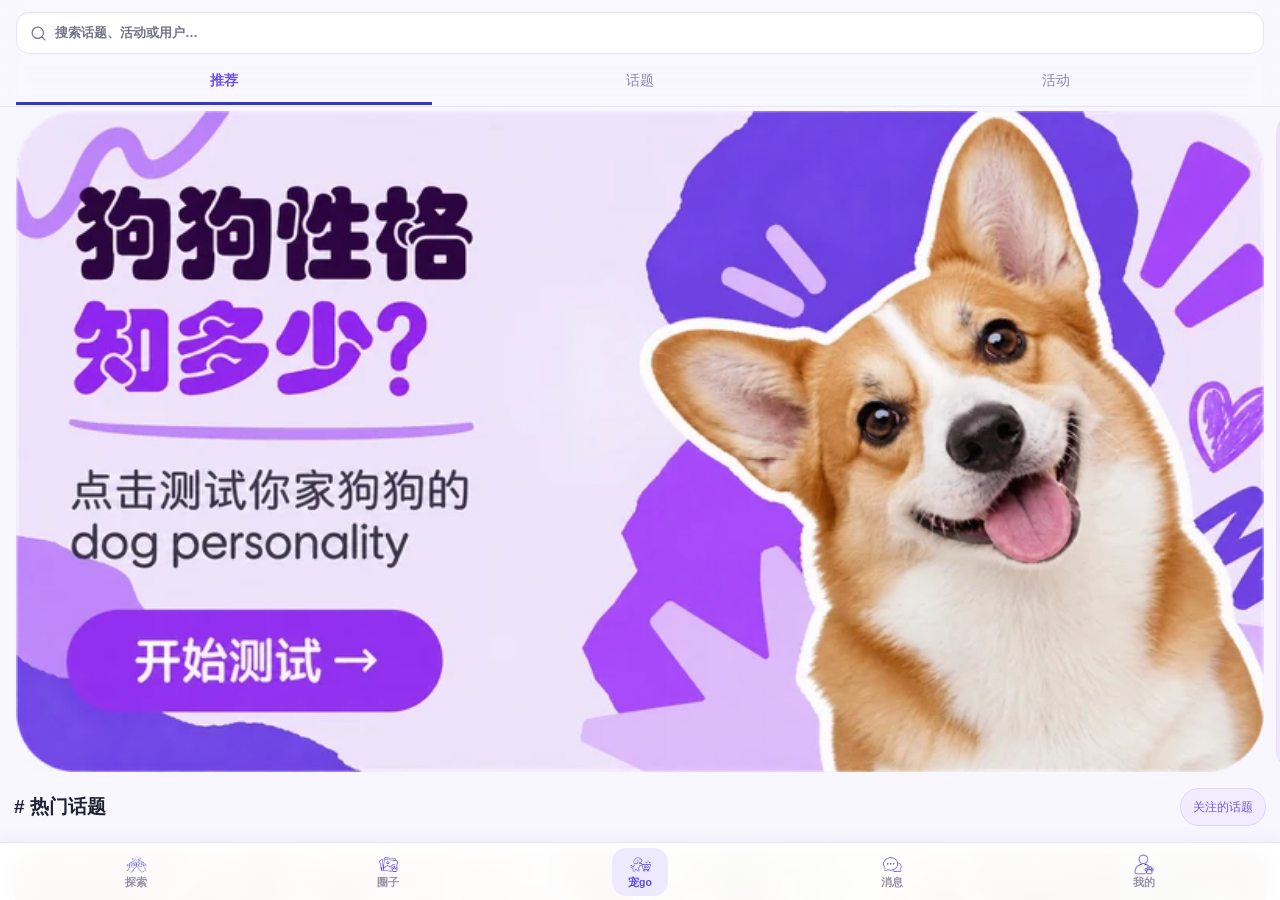
<file: app/online.html>
<!doctype html><html lang="zh-CN" data-demo-mode="online"><head><meta charset="utf-8"><meta name="viewport" content="width=device-width,initial-scale=1"><title>online</title><link rel="stylesheet" href="original.css"><link rel="stylesheet" href="screen.css"><link rel="stylesheet" href="polish.css"></head><body data-ready="true"><main id="layerL3" class="layer active"><div id="view-petgo" class="main-view active" style="display:flex"><div class="app-view" id="view-events" style="">
<div class="search-wrapper"><div class="search-bar"><svg viewBox="0 0 24 24"><circle cx="11" cy="11" r="8"></circle><line x1="21" x2="16.65" y1="21" y2="16.65"></line></svg><span>搜索话题、活动或用户…</span></div></div><div class="sub-tab-row"><div class="sub-tab active" data-event-tab="topic">推荐</div><div class="sub-tab" data-event-tab="offline">话题</div><div class="sub-tab" data-event-tab="offline">活动</div></div>

<div class="content-scroll-area" id="eventsMainScrollArea" tabindex="0">
<div class="tab-view active" id="eventsView-topic">
<div class="topic-banner-row" style="display: flex;"><div aria-label="狗狗性格测试，点击选择宠物并开始测试" class="topic-banner topic-b1 pm-quiz-image-card" data-pl-bound="1" role="button" tabindex="0"><img alt="狗狗性格知多少？点击开始测试" class="pm-quiz-image" data-ux-fallback="1" decoding="async" draggable="false" loading="eager" src="assets/8042d9a4350e66c3.webp"/></div><div class="topic-banner topic-b2"><div class="topic-tag">本周话题</div><div><div class="topic-title">主子做过最蠢的事</div><div class="topic-desc">2 位宠友参与讨论，快来分享毛孩子的趣事！</div></div><div class="topic-action" data-rf-done="1">发帖吐槽</div><div class="topic-decor">#</div></div><div class="topic-banner topic-b3"><div class="topic-tag">好物分享</div><div><div class="topic-title">晒出你的双十一战利品</div><div class="topic-desc">带话题发帖，瓜分百元无门槛券。</div></div><div class="topic-action" data-rf-done="1">带Tag发帖</div><div class="topic-decor">#</div></div></div>
<div class="topic-section" id="topicSection" style="display: block;"><div class="section-header pm-topic-heading"># 热门话题<button class="pm-flow-topics" id="pmFlowTopics" type="button">关注的话题</button></div>
<div class="topic-list-card"><img class="demo-topic-photo" data-ux-fallback="1" decoding="async" loading="eager" src="assets/0c0043c6a5791441.webp"/><div class="topic-list-header"><div class="topic-hash-icon">#</div><div class="topic-list-title">主子做过最蠢的事</div></div><div class="topic-list-desc">晒出你家毛孩的那些搞笑瞬间，看看谁家的最"蠢萌"</div><div class="topic-list-stats" data-rf-done="1">1286 条讨论</div></div>
<div class="topic-list-card"><img class="demo-topic-photo" data-ux-fallback="1" decoding="async" loading="eager" src="assets/32e1c00f83b49461.webp"/><div class="topic-list-header"><div class="topic-hash-icon">#</div><div class="topic-list-title">自制宠物美食</div></div><div class="topic-list-desc">无添加零食、宠物蛋糕、DIY鲜食配方交流</div><div class="topic-list-stats" data-rf-done="1">892 条讨论</div></div>
</div>

<div class="h-scroll-section demo-online-activities"><div class="h-scroll-header"><span class="h-scroll-title" data-rf-done="1">推荐活动</span><span class="h-scroll-more" data-rf-action="1" role="button" tabindex="0">更多 ›</span></div><div class="h-scroll-track" id="eventTrack">
<div class="event-h-card">
<div class="event-h-img" style='background-image: url("assets/75686ad2edfc02b4.webp"); background-size: cover; background-position: center center;'>
<span class="event-h-badge">热门</span>
</div>
<div class="event-h-info">
<div class="event-h-title">周末飞盘训练营</div>
<div class="event-h-meta">
<svg viewBox="0 0 24 24"><rect height="18" rx="2" width="18" x="3" y="4"></rect><line x1="16" x2="16" y1="2" y2="6"></line><line x1="8" x2="8" y1="2" y2="6"></line><line x1="3" x2="21" y1="10" y2="10"></line></svg>
<span>本周日 14:00</span>
</div>
<div class="event-h-meta" style="margin-top:2px;">
<svg viewBox="0 0 24 24"><path d="M21 10c0 7-9 13-9 13s-9-6-9-13a9 9 0 0 1 18 0z"></path><circle cx="12" cy="10" r="3"></circle></svg>
<span>观音山 · 3.2km</span>
</div>
</div>
</div>
<div class="event-h-card">
<div class="event-h-img" style='background-image: url("assets/d86b9e3b6d5067a1.webp"); background-size: cover; background-position: center center;'>
<span class="event-h-badge">公益</span>
</div>
<div class="event-h-info">
<div class="event-h-title">宠物友好咖啡探店</div>
<div class="event-h-meta">
<svg viewBox="0 0 24 24"><rect height="18" rx="2" width="18" x="3" y="4"></rect><line x1="16" x2="16" y1="2" y2="6"></line><line x1="8" x2="8" y1="2" y2="6"></line><line x1="3" x2="21" y1="10" y2="10"></line></svg>
<span>周六 10:00-17:00</span>
</div>
<div class="event-h-meta" style="margin-top:2px;">
<svg viewBox="0 0 24 24"><path d="M21 10c0 7-9 13-9 13s-9-6-9-13a9 9 0 0 1 18 0z"></path><circle cx="12" cy="10" r="3"></circle></svg>
<span>SM城市广场 · 1.8km</span>
</div>
</div>
</div>
<div class="event-h-card">
<div class="event-h-img" style="background-image:url('assets/3e07a6947bc72e6c.webp'); background-size:cover; background-position:center;">
<span class="event-h-badge">竞技</span>
</div>
<div class="event-h-info">
<div class="event-h-title">一起去海边散步</div>
<div class="event-h-meta">
<svg viewBox="0 0 24 24"><rect height="18" rx="2" width="18" x="3" y="4"></rect><line x1="16" x2="16" y1="2" y2="6"></line><line x1="8" x2="8" y1="2" y2="6"></line><line x1="3" x2="21" y1="10" y2="10"></line></svg>
<span>下周六 9:00</span>
</div>
<div class="event-h-meta" style="margin-top:2px;">
<svg viewBox="0 0 24 24"><path d="M21 10c0 7-9 13-9 13s-9-6-9-13a9 9 0 0 1 18 0z"></path><circle cx="12" cy="10" r="3"></circle></svg>
<span>海沧湾公园 · 5.1km</span>
</div>
</div>
</div>
</div></div></div>

</div>









</div></div><div class="bottom-nav">
<div class="nav-item"><img alt="" class="emoji-v2-icon" decoding="async" loading="lazy" src="./assets/b75ada54b715344495e4e7d4337eefef1ba9b1f883b98bf22578c657e3dfa77b.webp"/><span>探索</span></div>
<div class="nav-item"><img alt="" class="emoji-v2-icon" decoding="async" loading="lazy" src="./assets/f0e5ea9f985cba2ebe6738a17732b8b260447e60d034eb7984913700f07cffb8.png"/><span>圈子</span></div>
<div class="nav-item active"><img alt="" class="emoji-v2-icon" decoding="async" loading="lazy" src="./assets/bafacd11c77e425149916d4b55ff1823121f9493a74a90dbbe4f61c51e09441f.png"/><span>宠go</span></div>
<div class="nav-item" id="navMessage"><img alt="" class="emoji-v2-icon" decoding="async" loading="lazy" src="./assets/3526229e830a2b95b26b5c8f61c59660ca10d2bf4f7a0af4053317cc65bbd9dc.png"/><span>消息</span><span class="nav-badge" id="msgBadge" style="display:none;"></span></div>
<div class="nav-item"><img alt="" class="emoji-v2-icon" decoding="async" loading="lazy" src="./assets/7e7fb74e7d5617ca23952d0da4387a41084093b32c992fe6cd0cd866599a8f4c.png"/><span>我的</span></div>
</div></main><script src="memory.js"></script><script src="screen.js"></script><script src="studio-bridge.js"></script><script src="gesture-bridge.js"></script></body></html>
</file>
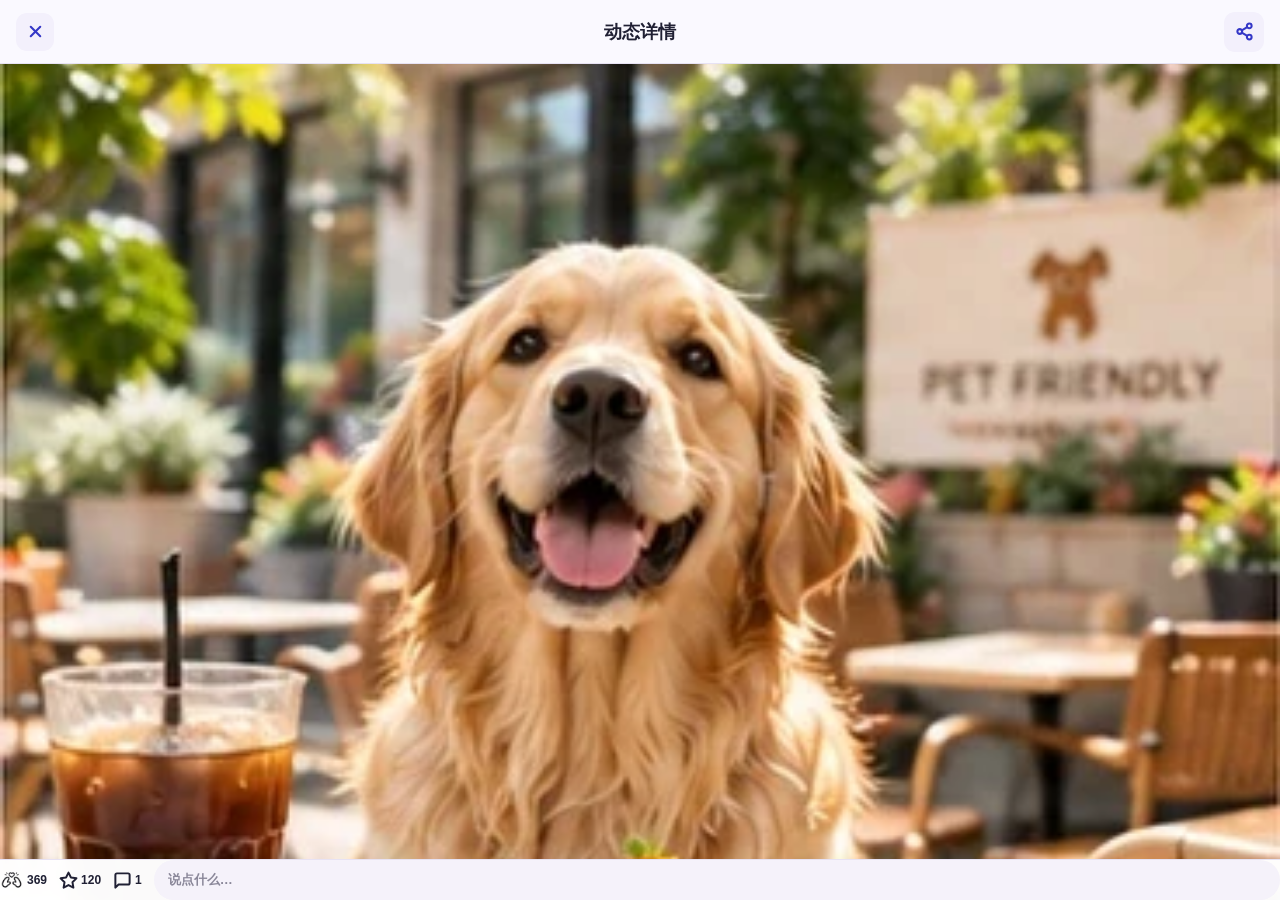
<file: app/post.html>
<!doctype html><html lang="zh-CN" data-demo-mode="post"><head><meta charset="utf-8"><meta name="viewport" content="width=device-width,initial-scale=1"><title>post</title><link rel="stylesheet" href="original.css"><link rel="stylesheet" href="screen.css"><link rel="stylesheet" href="polish.css"></head><body data-ready="true"><main id="layerL3" class="layer active"><div id="view-circle" class="main-view active"><div class="modal-overlay active" id="postDetailModal"><div class="modal-sheet"><div class="modal-header"><div class="btn-close"><svg viewBox="0 0 24 24"><line x1="18" x2="6" y1="6" y2="18"></line><line x1="6" x2="18" y1="6" y2="18"></line></svg></div><div class="modal-title">动态详情</div><button aria-label="分享动态" class="detail-share-btn" type="button"><svg viewBox="0 0 24 24"><circle cx="18" cy="5" r="3"></circle><circle cx="6" cy="12" r="3"></circle><circle cx="18" cy="19" r="3"></circle><line x1="8.59" x2="15.42" y1="13.51" y2="17.49"></line><line x1="15.41" x2="8.59" y1="6.51" y2="10.49"></line></svg></button></div><div class="modal-body" id="postDetailBody" tabindex="0">
<div class="carousel-container">
<div class="carousel-track"><img alt="pic" class="carousel-img" decoding="async" loading="eager" src="assets/161f585e4acaacec.webp"/><img alt="pic" class="carousel-img" decoding="async" loading="eager" src="assets/f268c2381fb3ed56.webp"/><img alt="pic" class="carousel-img" decoding="async" loading="eager" src="assets/d86b9e3b6d5067a1.webp"/></div>
<div class="carousel-dots"><div class="dot active"></div><div class="dot"></div><div class="dot"></div></div>
</div>
<div class="detail-content">
<div class="detail-author-row">
<img alt="avatar" decoding="async" loading="eager" src="assets/f6079aaab6981a78.webp"/>
<div class="detail-author-info">
<div class="detail-author-name">沙坡尾探店达人</div>
<div class="detail-author-time">刚刚发布 · 同城可见</div>
</div>
<div class="btn-follow">+ 关注</div>
</div>
<div class="detail-title">新店首发！沙坡尾超带感的宠物友好复合空间</div>
<div class="detail-text">和奥利奥一起来打卡沙坡尾新开的宠物友好咖啡馆 ☕ 室内外都可以带宠物，环境超Chill，还有宠物专属菜单！咖啡好喝，狗狗也玩得很开心～
已经加入我的厦门探店清单了，推荐给大家！</div><button class="post-link-card" type="button"><span class="detail-attach-icon link"><svg viewBox="0 0 24 24"><path d="M10 13a5 5 0 0 0 7.54.54l3-3a5 5 0 0 0-7.07-7.07l-1.72 1.71"></path><path d="M14 11a5 5 0 0 0-7.54-.54l-3 3a5 5 0 0 0 7.07 7.07l1.71-1.71"></path></svg></span><span class="post-link-title">【探店同款】宠物友好咖啡体验券</span><span class="detail-attach-arrow">›</span></button><div class="group-invite-card"><span class="detail-attach-icon group"><svg viewBox="0 0 24 24"><circle cx="8" cy="8" r="3"></circle><circle cx="17" cy="9" r="2.5"></circle><path d="M2.8 20a5.2 5.2 0 0 1 10.4 0"></path><path d="M14 20a4 4 0 0 1 7.2-2.4"></path></svg></span><div class="group-invite-info"><span class="group-invite-title">厦门探店小分队</span><span class="group-invite-desc">周末一起带毛孩探店</span></div><div class="group-invite-btn">加入</div></div>
<div class="detail-tags"><div class="hashtag" style="background:var(--primary);cursor:pointer;"># 宠物友好咖啡</div><div class="hashtag" style="background:var(--tertiary);cursor:pointer;"># 探店打卡</div></div>
</div>
<div style="height:8px; background:var(--bg-gray);"></div>
<div class="detail-comments" id="commentsArea">
<div class="comments-title">共 <span id="commentsCountSpan">1</span> 条评论</div>
<div class="comment-item" id="c6">
<img alt="c" data-demo-photo="1" decoding="async" loading="eager" src="assets/f268c2381fb3ed56.webp"/>
<div class="comment-right">
<div class="comment-header">
<div class="comment-name">养宠达人小王</div>
<div class="comment-like-btn" data-comment-id="c6" data-post-id="p_n1">
<svg style="width:14px;height:14px;fill:none;stroke:currentColor;stroke-width:1.2;stroke-linecap:round;stroke-linejoin:round;" viewBox="0 0 14 14"><circle cx="5" cy="4" r="1.5"></circle><circle cx="9" cy="4" r="1.5"></circle><circle cx="3.5" cy="7.5" r="1.5"></circle><circle cx="10.5" cy="7.5" r="1.5"></circle><ellipse cx="7" cy="9.5" rx="3.5" ry="3"></ellipse></svg> 34</div>
</div>
<div class="comment-text" data-author="养宠达人小王" data-reply="c6">写得太好了</div>
<div class="comment-meta">刚刚 <span class="reply-action" data-author="养宠达人小王" data-reply="c6">回复</span></div>
<div class="sub-replies" id="sub-replies-c6"></div>
</div>
</div>
</div>
</div><div class="detail-action-bar"><input id="commentInput" placeholder="说点什么..." type="hidden"/><div aria-pressed="false" class="action-icon" data-flow-baseline="369" data-flow-like="p_n1" id="btnLike"><svg style="width:14px;height:14px;fill:none;stroke:currentColor;stroke-width:1.2;stroke-linecap:round;stroke-linejoin:round;" viewBox="0 0 14 14"><circle cx="5" cy="4" r="1.5"></circle><circle cx="9" cy="4" r="1.5"></circle><circle cx="3.5" cy="7.5" r="1.5"></circle><circle cx="10.5" cy="7.5" r="1.5"></circle><ellipse cx="7" cy="9.5" rx="3.5" ry="3"></ellipse></svg><span id="detailLikesCount">369</span></div><div aria-pressed="false" class="action-icon" id="btnBookmark"><svg viewBox="0 0 24 24"><polygon points="12 2 15.09 8.26 22 9.27 17 14.14 18.18 21.02 12 17.77 5.82 21.02 7 14.14 2 9.27 8.91 8.26 12 2"></polygon></svg><span id="detailBookmarkCount">120</span></div><div class="action-icon" id="commentCountIcon"><svg viewBox="0 0 24 24"><path d="M21 15a2 2 0 0 1-2 2H7l-4 4V5a2 2 0 0 1 2-2h14a2 2 0 0 1 2 2z"></path></svg><span id="detailCommentCount">1</span></div><div class="comment-input-wrap" style="flex:1;min-width:0;cursor:pointer;"><span>说点什么…</span></div></div></div></div><div class="reply-box-overlay" id="replyBoxOverlay"><div class="reply-box"><div class="reply-toolbar"><div class="reply-tools"><button><svg viewBox="0 0 24 24"><rect height="18" rx="2" ry="2" width="18" x="3" y="3"></rect><circle cx="8.5" cy="8.5" r="1.5"></circle><polyline points="21 15 16 10 5 21"></polyline></svg></button><button><svg viewBox="0 0 24 24"><path d="M20.59 13.41l-7.17 7.17a2 2 0 0 1-2.83 0L2 12V2h10l8.59 8.59a2 2 0 0 1 0 2.82z"></path><line x1="7" x2="7.01" y1="7" y2="7"></line></svg></button><button><svg viewBox="0 0 24 24"><circle cx="12" cy="12" r="4"></circle><path d="M16 8v5a3 3 0 0 0 6 0v-1a10 10 0 1 0-3.92 7.94"></path></svg></button></div></div><textarea id="replyBoxInput" placeholder="说点什么..." rows="3"></textarea><div style="display:flex;justify-content:flex-end;"><button class="btn-send-alt" data-send="1">发送</button></div></div></div></div></main><script src="memory.js"></script><script src="screen.js"></script><script src="studio-bridge.js"></script><script src="gesture-bridge.js"></script></body></html>
</file>
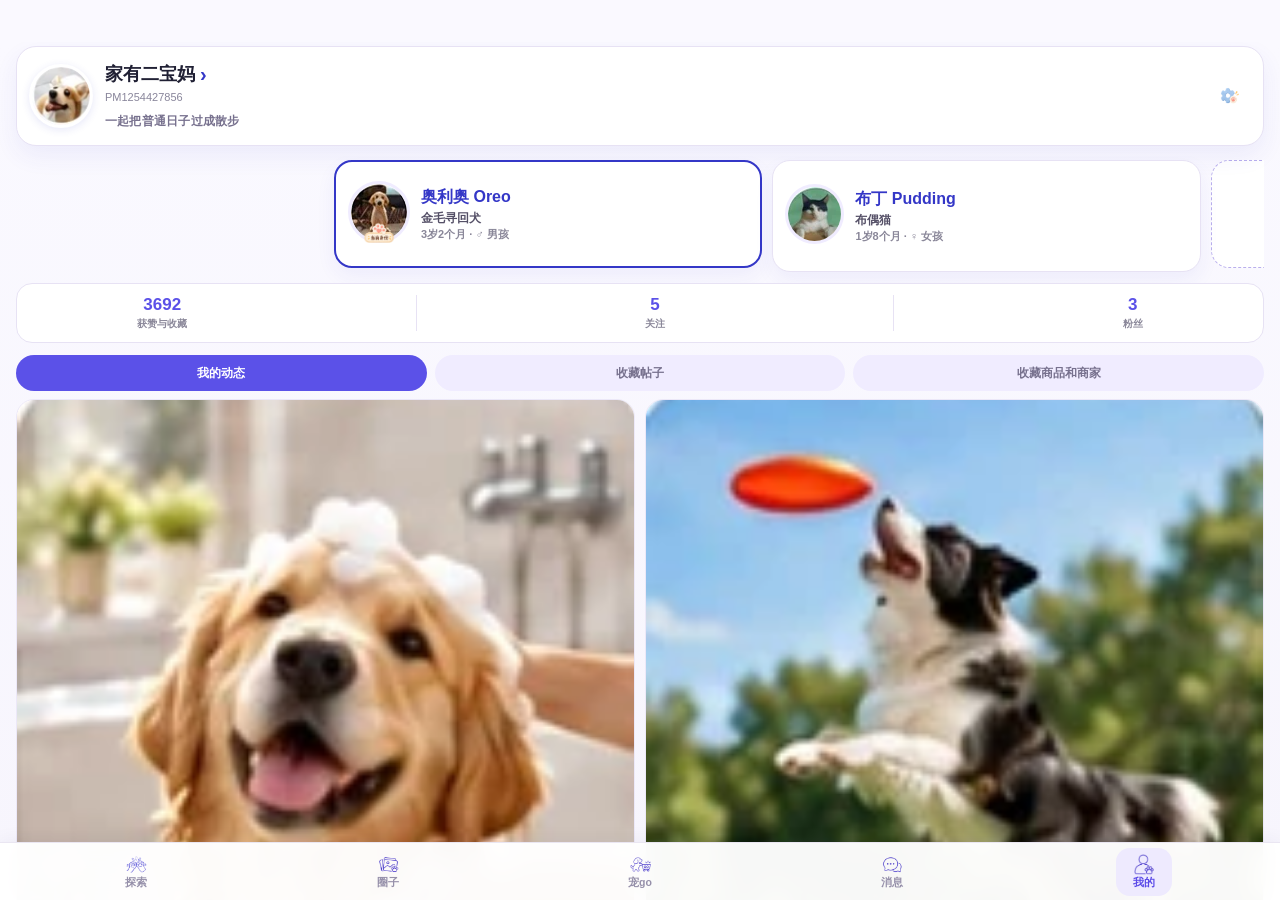
<file: app/profile.html>
<!doctype html><html lang="zh-CN" data-demo-mode="profile"><head><meta charset="utf-8"><meta name="viewport" content="width=device-width,initial-scale=1"><title>profile</title><link rel="stylesheet" href="original.css"><link rel="stylesheet" href="screen.css"><link rel="stylesheet" href="polish.css"></head><body data-ready="true"><main id="layerL3" class="layer active"><div class="main-view" id="view-profile" style="">
<div class="top-nav"><span class="nav-title"></span><div class="nav-right"><div aria-label="设置" class="settings-btn"><img alt="设置" decoding="async" loading="eager" src="assets/6eee62c817ffdd39.webp"/></div></div></div>
<div class="content-scroll" id="mainScroll">
<div class="profile-hero-wrap" id="userProfileHero"><div id="userIdentityCard"><div class="profile-user-avatar" style="background-image:url(assets/6f0e18c5a0955909.webp);"></div><div class="profile-user-copy"><div class="profile-user-name profile-user-edit-trigger">家有二宝妈 <span>›</span></div><button aria-label="复制我的 UID PM1254427856" class="pm-own-id" title="点击复制 UID" type="button">PM1254427856</button><div class="profile-user-motto">一起把普通日子过成散步</div></div><div aria-hidden="true" class="profile-garden-sprig"></div><div aria-label="设置" class="settings-btn settings-btn-card"><img alt="设置" decoding="async" loading="eager" src="assets/6eee62c817ffdd39.webp"/></div></div></div>
<div class="pet-cards-scroll" id="petCardsScroll"><div class="pet-card active-pet" data-pet-id="1"><div class="pet-card-header"><div class="pet-card-avatar-wrap"><img alt="奥利奥 Oreo" decoding="async" loading="eager" src="assets/78faff9957c326d2.webp"/><span class="pet-status-tag active"><img alt="当前身份" decoding="async" loading="eager" src="assets/d18845bbbdac5edc.webp"/></span></div><div class="pet-card-info"><div class="pet-card-name">奥利奥 Oreo</div><div class="pet-card-breed">金毛寻回犬</div><div class="pet-card-age">3岁2个月 · ♂ 男孩</div><div class="pet-card-bio">干饭第一名，每天拆家，超爱接飞盘！</div></div></div></div><div class="pet-card" data-pet-id="2"><div class="pet-card-header"><div class="pet-card-avatar-wrap"><img alt="布丁 Pudding" decoding="async" loading="eager" src="assets/97d4de284f2e3e04.webp"/></div><div class="pet-card-info"><div class="pet-card-name">布丁 Pudding</div><div class="pet-card-breed">布偶猫</div><div class="pet-card-age">1岁8个月 · ♀ 女孩</div><div class="pet-card-bio">高冷小公主，偶尔踩奶求关注~</div></div></div></div><div class="add-pet-card"><div class="add-icon">➕</div><span class="add-text">添加新宠物</span></div></div>
<div class="stats-row"><div class="stat-item"><div class="stat-num" id="statLikes">3692</div><div class="stat-label">获赞与收藏</div></div><div class="stat-divider"></div><div class="stat-item"><div class="stat-num" id="statFollowing">5</div><div class="stat-label">关注</div></div><div class="stat-divider"></div><div class="stat-item"><div class="stat-num" id="statFollowers">3</div><div class="stat-label">粉丝</div></div></div>
<div class="content-tabs" id="contentTabs"><div class="content-tab active">我的动态</div><div class="content-tab">收藏帖子</div><div class="content-tab">收藏商品和商家</div></div>
<div class="batch-toolbar" id="batchToolbar"><span class="batch-info" id="batchInfo">已选 0 项</span><div class="batch-actions"><button class="batch-btn folder">移入收藏夹</button><button class="batch-btn delete">批量删除</button><button class="batch-btn cancel">取消</button></div></div>
<div class="folder-bar" id="folderBar" style="display:none;"></div>
<div id="contentTabBody"><div class="masonry-grid"><div class="masonry-col"><div class="masonry-card post-card profile-post-card" data-post-id="post_1" data-post-index="0" data-post-kind="mine"><div class="masonry-img-wrap post-img-wrap"><img alt="" decoding="async" loading="eager" src="assets/84b4e5d4015e2644.webp"/></div><div class="masonry-body post-body"><div class="post-title">沉浸式狗狗居家洗护大公开🛁</div><div class="rz-post-meta post-footer"><span class="post-author"><img alt="" class="rz-post-author-img" decoding="async" loading="eager" src="assets/78faff9957c326d2.webp"/><span class="rz-post-author">家有二宝妈</span></span><button aria-label="点赞" aria-pressed="false" class="rz-post-likes post-likes" data-flow-baseline="1205" data-flow-like="post_1" type="button"><svg viewBox="0 0 14 14"><circle cx="5" cy="4" r="1.5"></circle><circle cx="9" cy="4" r="1.5"></circle><circle cx="3.5" cy="7.5" r="1.5"></circle><circle cx="10.5" cy="7.5" r="1.5"></circle><ellipse cx="7" cy="9.5" rx="3.5" ry="3"></ellipse></svg><span class="like-count">1205</span></button></div></div></div><div class="masonry-card post-card profile-post-card" data-post-id="post_3" data-post-index="2" data-post-kind="mine"><div class="masonry-img-wrap post-img-wrap"><img alt="" decoding="async" loading="eager" src="assets/75686ad2edfc02b4.webp"/></div><div class="masonry-body post-body"><div class="post-title">终究还是到了被迫减肥的这一天...</div><div class="rz-post-meta post-footer"><span class="post-author"><img alt="" class="rz-post-author-img" decoding="async" loading="eager" src="assets/78faff9957c326d2.webp"/><span class="rz-post-author">家有二宝妈</span></span><button aria-label="点赞" aria-pressed="false" class="rz-post-likes post-likes" data-flow-baseline="654" data-flow-like="post_3" type="button"><svg viewBox="0 0 14 14"><circle cx="5" cy="4" r="1.5"></circle><circle cx="9" cy="4" r="1.5"></circle><circle cx="3.5" cy="7.5" r="1.5"></circle><circle cx="10.5" cy="7.5" r="1.5"></circle><ellipse cx="7" cy="9.5" rx="3.5" ry="3"></ellipse></svg><span class="like-count">654</span></button></div></div></div></div><div class="masonry-col"><div class="masonry-card post-card profile-post-card" data-post-id="post_2" data-post-index="1" data-post-kind="mine"><div class="masonry-img-wrap post-img-wrap"><img alt="" decoding="async" loading="eager" src="assets/841081cbb2337b50.webp"/></div><div class="masonry-body post-body"><div class="post-title">边牧终于解锁了后空翻接飞盘！</div><div class="rz-post-meta post-footer"><span class="post-author"><img alt="" class="rz-post-author-img" decoding="async" loading="eager" src="assets/78faff9957c326d2.webp"/><span class="rz-post-author">家有二宝妈</span></span><button aria-label="点赞" aria-pressed="false" class="rz-post-likes post-likes" data-flow-baseline="932" data-flow-like="post_2" type="button"><svg viewBox="0 0 14 14"><circle cx="5" cy="4" r="1.5"></circle><circle cx="9" cy="4" r="1.5"></circle><circle cx="3.5" cy="7.5" r="1.5"></circle><circle cx="10.5" cy="7.5" r="1.5"></circle><ellipse cx="7" cy="9.5" rx="3.5" ry="3"></ellipse></svg><span class="like-count">932</span></button></div></div></div><div class="masonry-card post-card profile-post-card" data-post-id="p_f1" data-post-index="3" data-post-kind="mine"><div class="masonry-img-wrap post-img-wrap"><img alt="" decoding="async" loading="eager" src="assets/f268c2381fb3ed56.webp"/></div><div class="masonry-body post-body"><div class="post-title">小胖终于满一岁啦！喜提74.5斤！</div><div class="rz-post-meta post-footer"><span class="post-author"><img alt="" class="rz-post-author-img" decoding="async" loading="eager" src="assets/f6079aaab6981a78.webp"/><span class="rz-post-author">阿拉斯加小胖的干饭日记</span></span><button aria-label="点赞" aria-pressed="false" class="rz-post-likes post-likes" data-flow-baseline="892" data-flow-like="p_f1" type="button"><svg viewBox="0 0 14 14"><circle cx="5" cy="4" r="1.5"></circle><circle cx="9" cy="4" r="1.5"></circle><circle cx="3.5" cy="7.5" r="1.5"></circle><circle cx="10.5" cy="7.5" r="1.5"></circle><ellipse cx="7" cy="9.5" rx="3.5" ry="3"></ellipse></svg><span class="like-count">892</span></button></div></div></div></div></div></div>
</div>
<!-- 我的模块弹窗 -->







</div><div class="bottom-nav">
<div class="nav-item"><img alt="" class="emoji-v2-icon" decoding="async" loading="lazy" src="./assets/b75ada54b715344495e4e7d4337eefef1ba9b1f883b98bf22578c657e3dfa77b.webp"/><span>探索</span></div>
<div class="nav-item"><img alt="" class="emoji-v2-icon" decoding="async" loading="lazy" src="./assets/f0e5ea9f985cba2ebe6738a17732b8b260447e60d034eb7984913700f07cffb8.png"/><span>圈子</span></div>
<div class="nav-item"><img alt="" class="emoji-v2-icon" decoding="async" loading="lazy" src="./assets/bafacd11c77e425149916d4b55ff1823121f9493a74a90dbbe4f61c51e09441f.png"/><span>宠go</span></div>
<div class="nav-item" id="navMessage"><img alt="" class="emoji-v2-icon" decoding="async" loading="lazy" src="./assets/3526229e830a2b95b26b5c8f61c59660ca10d2bf4f7a0af4053317cc65bbd9dc.png"/><span>消息</span><span class="nav-badge" id="msgBadge" style="display:none;"></span></div>
<div class="nav-item active"><img alt="" class="emoji-v2-icon" decoding="async" loading="lazy" src="./assets/7e7fb74e7d5617ca23952d0da4387a41084093b32c992fe6cd0cd866599a8f4c.png"/><span>我的</span></div>
</div><template id="cat-profile"><div class="main-view" id="view-profile" style="">
<div class="top-nav"><span class="nav-title"></span><div class="nav-right"><div aria-label="设置" class="settings-btn"><img alt="设置" decoding="async" loading="eager" src="assets/6eee62c817ffdd39.webp"/></div></div></div>
<div class="content-scroll" id="mainScroll">
<div class="profile-hero-wrap" id="userProfileHero"><div id="userIdentityCard"><div class="profile-user-avatar" style="background-image:url(assets/6f0e18c5a0955909.webp);"></div><div class="profile-user-copy"><div class="profile-user-name profile-user-edit-trigger">家有二宝妈 <span>›</span></div><button aria-label="复制我的 UID PM1254427856" class="pm-own-id" title="点击复制 UID" type="button">PM1254427856</button><div class="profile-user-motto">一起把普通日子过成散步</div></div><div aria-hidden="true" class="profile-garden-sprig"></div><div aria-label="设置" class="settings-btn settings-btn-card"><img alt="设置" decoding="async" loading="eager" src="assets/6eee62c817ffdd39.webp"/></div></div></div>
<div class="pet-cards-scroll" id="petCardsScroll"><div class="pet-card" data-pet-id="1"><div class="pet-card-header"><div class="pet-card-avatar-wrap"><img alt="奥利奥 Oreo" decoding="async" loading="eager" src="assets/78faff9957c326d2.webp"/></div><div class="pet-card-info"><div class="pet-card-name">奥利奥 Oreo</div><div class="pet-card-breed">金毛寻回犬</div><div class="pet-card-age">3岁2个月 · ♂ 男孩</div><div class="pet-card-bio">干饭第一名，每天拆家，超爱接飞盘！</div></div></div></div><div class="pet-card active-pet" data-pet-id="2"><div class="pet-card-header"><div class="pet-card-avatar-wrap"><img alt="布丁 Pudding" decoding="async" loading="eager" src="assets/97d4de284f2e3e04.webp"/><span class="pet-status-tag active"><img alt="当前身份" decoding="async" loading="eager" src="assets/d18845bbbdac5edc.webp"/></span></div><div class="pet-card-info"><div class="pet-card-name">布丁 Pudding</div><div class="pet-card-breed">布偶猫</div><div class="pet-card-age">1岁8个月 · ♀ 女孩</div><div class="pet-card-bio">高冷小公主，偶尔踩奶求关注~</div></div></div></div><div class="add-pet-card"><div class="add-icon">➕</div><span class="add-text">添加新宠物</span></div></div>
<div class="stats-row"><div class="stat-item"><div class="stat-num" id="statLikes">3692</div><div class="stat-label">获赞与收藏</div></div><div class="stat-divider"></div><div class="stat-item"><div class="stat-num" id="statFollowing">5</div><div class="stat-label">关注</div></div><div class="stat-divider"></div><div class="stat-item"><div class="stat-num" id="statFollowers">3</div><div class="stat-label">粉丝</div></div></div>
<div class="content-tabs" id="contentTabs"><div class="content-tab active">我的动态</div><div class="content-tab">收藏帖子</div><div class="content-tab">收藏商品和商家</div></div>
<div class="batch-toolbar" id="batchToolbar"><span class="batch-info" id="batchInfo">已选 0 项</span><div class="batch-actions"><button class="batch-btn folder">移入收藏夹</button><button class="batch-btn delete">批量删除</button><button class="batch-btn cancel">取消</button></div></div>
<div class="folder-bar" id="folderBar" style="display:none;"></div>
<div id="contentTabBody"><div class="masonry-grid"><div class="masonry-col"><div class="masonry-card post-card profile-post-card" data-post-id="post_1" data-post-index="0" data-post-kind="mine"><div class="masonry-img-wrap post-img-wrap"><img alt="" decoding="async" loading="eager" src="assets/84b4e5d4015e2644.webp"/></div><div class="masonry-body post-body"><div class="post-title">沉浸式狗狗居家洗护大公开🛁</div><div class="rz-post-meta post-footer"><span class="post-author"><img alt="" class="rz-post-author-img" decoding="async" loading="eager" src="assets/78faff9957c326d2.webp"/><span class="rz-post-author">家有二宝妈</span></span><button aria-label="点赞" aria-pressed="false" class="rz-post-likes post-likes" data-flow-baseline="1205" data-flow-like="post_1" type="button"><svg viewBox="0 0 14 14"><circle cx="5" cy="4" r="1.5"></circle><circle cx="9" cy="4" r="1.5"></circle><circle cx="3.5" cy="7.5" r="1.5"></circle><circle cx="10.5" cy="7.5" r="1.5"></circle><ellipse cx="7" cy="9.5" rx="3.5" ry="3"></ellipse></svg><span class="like-count">1205</span></button></div></div></div><div class="masonry-card post-card profile-post-card" data-post-id="post_3" data-post-index="2" data-post-kind="mine"><div class="masonry-img-wrap post-img-wrap"><img alt="" decoding="async" loading="eager" src="assets/75686ad2edfc02b4.webp"/></div><div class="masonry-body post-body"><div class="post-title">终究还是到了被迫减肥的这一天...</div><div class="rz-post-meta post-footer"><span class="post-author"><img alt="" class="rz-post-author-img" decoding="async" loading="eager" src="assets/78faff9957c326d2.webp"/><span class="rz-post-author">家有二宝妈</span></span><button aria-label="点赞" aria-pressed="false" class="rz-post-likes post-likes" data-flow-baseline="654" data-flow-like="post_3" type="button"><svg viewBox="0 0 14 14"><circle cx="5" cy="4" r="1.5"></circle><circle cx="9" cy="4" r="1.5"></circle><circle cx="3.5" cy="7.5" r="1.5"></circle><circle cx="10.5" cy="7.5" r="1.5"></circle><ellipse cx="7" cy="9.5" rx="3.5" ry="3"></ellipse></svg><span class="like-count">654</span></button></div></div></div></div><div class="masonry-col"><div class="masonry-card post-card profile-post-card" data-post-id="post_2" data-post-index="1" data-post-kind="mine"><div class="masonry-img-wrap post-img-wrap"><img alt="" decoding="async" loading="eager" src="assets/841081cbb2337b50.webp"/></div><div class="masonry-body post-body"><div class="post-title">边牧终于解锁了后空翻接飞盘！</div><div class="rz-post-meta post-footer"><span class="post-author"><img alt="" class="rz-post-author-img" decoding="async" loading="eager" src="assets/78faff9957c326d2.webp"/><span class="rz-post-author">家有二宝妈</span></span><button aria-label="点赞" aria-pressed="false" class="rz-post-likes post-likes" data-flow-baseline="932" data-flow-like="post_2" type="button"><svg viewBox="0 0 14 14"><circle cx="5" cy="4" r="1.5"></circle><circle cx="9" cy="4" r="1.5"></circle><circle cx="3.5" cy="7.5" r="1.5"></circle><circle cx="10.5" cy="7.5" r="1.5"></circle><ellipse cx="7" cy="9.5" rx="3.5" ry="3"></ellipse></svg><span class="like-count">932</span></button></div></div></div><div class="masonry-card post-card profile-post-card" data-post-id="p_f1" data-post-index="3" data-post-kind="mine"><div class="masonry-img-wrap post-img-wrap"><img alt="" decoding="async" loading="eager" src="assets/f268c2381fb3ed56.webp"/></div><div class="masonry-body post-body"><div class="post-title">小胖终于满一岁啦！喜提74.5斤！</div><div class="rz-post-meta post-footer"><span class="post-author"><img alt="" class="rz-post-author-img" decoding="async" loading="eager" src="assets/f6079aaab6981a78.webp"/><span class="rz-post-author">阿拉斯加小胖的干饭日记</span></span><button aria-label="点赞" aria-pressed="false" class="rz-post-likes post-likes" data-flow-baseline="892" data-flow-like="p_f1" type="button"><svg viewBox="0 0 14 14"><circle cx="5" cy="4" r="1.5"></circle><circle cx="9" cy="4" r="1.5"></circle><circle cx="3.5" cy="7.5" r="1.5"></circle><circle cx="10.5" cy="7.5" r="1.5"></circle><ellipse cx="7" cy="9.5" rx="3.5" ry="3"></ellipse></svg><span class="like-count">892</span></button></div></div></div></div></div></div>
</div>
<!-- 我的模块弹窗 -->







</div></template></main><script src="memory.js"></script><script src="screen.js"></script><script src="studio-bridge.js"></script><script src="gesture-bridge.js"></script></body></html>
</file>
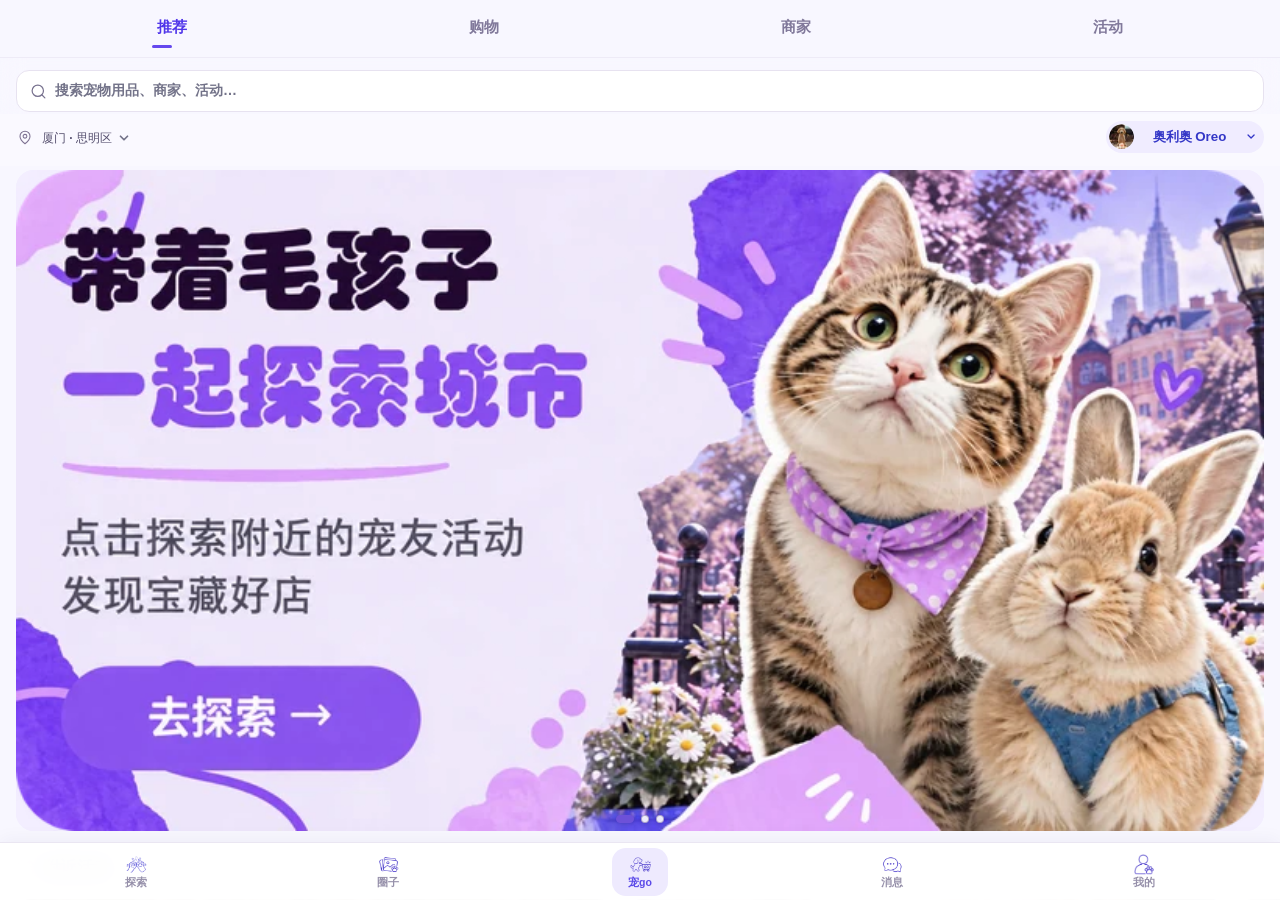
<file: app/recommend.html>
<!DOCTYPE html>

<html data-demo-mode="recommend" lang="zh-CN"><head><meta charset="utf-8"/><meta content="width=device-width,initial-scale=1" name="viewport"/><title>recommend</title><link href="original.css" rel="stylesheet"/><link href="screen.css" rel="stylesheet"/><link rel="stylesheet" href="polish.css"></head><body data-ready="true"><main class="layer active" id="layerL3"><div class="main-view" id="view-petgo" style="">
<!-- 顶部 Tab 导航 -->
<div class="top-nav-area"><div class="top-bar-content"><div class="tabs-container">
<div class="tab-item current">推荐</div><div class="tab-item inactive">购物</div><div class="tab-item inactive">商家</div><div class="tab-item inactive">活动</div>
</div></div></div>
<!-- 推荐子视图 -->
<div class="app-view" id="view-recommend">
<div class="search-wrapper"><div class="search-bar"><svg viewBox="0 0 24 24"><circle cx="11" cy="11" r="8"></circle><line x1="21" x2="16.65" y1="21" y2="16.65"></line></svg><span>搜索宠物用品、商家、活动…</span></div></div>
<div class="location-wrapper"><div class="location-picker"><svg aria-hidden="true" class="ux-icon" viewBox="0 0 24 24"><path d="M20 10c0 6-8 12-8 12S4 16 4 10a8 8 0 1 1 16 0Z M15 10a3 3 0 1 1-6 0 3 3 0 0 1 6 0Z"></path></svg><img alt="" class="petgo-location-icon" data-ux-fallback="1" decoding="async" loading="eager" src="assets/9de8d15fda8ae2ee.webp" style="display: none !important;"/><span class="loc-text">厦门 · 思明区</span><svg class="loc-arrow" viewBox="0 0 24 24"><polyline points="6 9 12 15 18 9"></polyline></svg></div><div aria-label="切换推荐宠物" class="petgo-pet-switcher" id="petgoRecommendPetSwitcher"><button aria-expanded="false" class="petgo-pet-switcher-toggle" type="button"><img alt="" data-ux-fallback="1" decoding="async" loading="eager" src="assets/78faff9957c326d2.webp"/><span>奥利奥 Oreo</span><svg viewBox="0 0 24 24"><polyline points="6 9 12 15 18 9"></polyline></svg></button><div class="petgo-pet-switcher-menu"><button aria-label="切换为 奥利奥 Oreo" class="petgo-pet-switcher-item active" data-pet-id="1" type="button"><img alt="" data-ux-fallback="1" decoding="async" loading="eager" src="assets/78faff9957c326d2.webp"/><span>奥利奥 Oreo</span></button><button aria-label="切换为 布丁 Pudding" class="petgo-pet-switcher-item" data-pet-id="2" type="button"><img alt="" data-ux-fallback="1" decoding="async" loading="eager" src="assets/97d4de284f2e3e04.webp"/><span>布丁 Pudding</span></button></div></div></div>
<div class="content-scroll-area" id="recommendMainScrollArea" tabindex="0"><div aria-label="宠Go推荐" aria-roledescription="轮播图" class="rf-city-banner pm-hero-carousel" data-pm-carousel="v1" role="region"><div class="pm-hero-viewport"><div class="pm-hero-track"><button aria-label="线下活动，点击进入" class="pm-hero-slide" type="button"><img alt="线下活动推荐配图" data-ux-fallback="1" decoding="async" draggable="false" loading="eager" src="assets/1c990111112af425.webp"/></button><button aria-label="购物，点击进入" class="pm-hero-slide" type="button"><img alt="购物推荐配图" data-ux-fallback="1" decoding="async" draggable="false" loading="eager" src="assets/1542517a1b45760c.webp"/></button><button aria-label="线上活动，点击进入" class="pm-hero-slide" data-demo-quiz="1" type="button"><img alt="线上活动推荐配图" data-ux-fallback="1" decoding="async" draggable="false" loading="eager" src="assets/8042d9a4350e66c3.webp"/></button></div></div><div aria-label="选择推荐内容" class="pm-hero-dots"><button aria-current="true" aria-label="第1张：线下活动" class="pm-hero-dot" type="button"></button><button aria-current="false" aria-label="第2张：购物" class="pm-hero-dot" type="button"></button><button aria-current="false" aria-label="第3张：线上活动" class="pm-hero-dot" type="button"></button></div></div>
<div class="h-scroll-section"><div class="h-scroll-header"><span class="h-scroll-title" data-rf-done="1"><svg aria-hidden="true" class="rf-icon" fill="none" stroke="currentColor" stroke-linecap="round" stroke-linejoin="round" stroke-width="1.7" viewBox="0 0 24 24"><rect height="16" rx="3" width="18" x="3" y="5"></rect><path d="M7 3v4m10-4v4M3 11h18"></path></svg><span>附近活动</span></span><span class="h-scroll-more" data-rf-action="1" role="button" tabindex="0">更多 ›</span></div><div class="h-scroll-track" id="eventTrack">
<div class="event-h-card">
<div class="event-h-img" style="background-image:url('assets/ba72430c87b2f3cf.webp'); background-size:cover; background-position:center;">
<span class="event-h-badge">热门</span>
</div>
<div class="event-h-info">
<div class="event-h-title">柯基短腿派对 — 撒欢草地局</div>
<div class="event-h-meta">
<svg viewBox="0 0 24 24"><rect height="18" rx="2" width="18" x="3" y="4"></rect><line x1="16" x2="16" y1="2" y2="6"></line><line x1="8" x2="8" y1="2" y2="6"></line><line x1="3" x2="21" y1="10" y2="10"></line></svg>
<span>本周日 14:00</span>
</div>
<div class="event-h-meta" style="margin-top:2px;">
<svg viewBox="0 0 24 24"><path d="M21 10c0 7-9 13-9 13s-9-6-9-13a9 9 0 0 1 18 0z"></path><circle cx="12" cy="10" r="3"></circle></svg>
<span>观音山 · 3.2km</span>
</div>
</div>
</div>
<div class="event-h-card">
<div class="event-h-img" style="background-image:url('assets/40dc4df3378d0c4a.webp'); background-size:cover; background-position:center;">
<span class="event-h-badge">公益</span>
</div>
<div class="event-h-info">
<div class="event-h-title">宠物领养日 · 给流浪毛孩一个家</div>
<div class="event-h-meta">
<svg viewBox="0 0 24 24"><rect height="18" rx="2" width="18" x="3" y="4"></rect><line x1="16" x2="16" y1="2" y2="6"></line><line x1="8" x2="8" y1="2" y2="6"></line><line x1="3" x2="21" y1="10" y2="10"></line></svg>
<span>周六 10:00-17:00</span>
</div>
<div class="event-h-meta" style="margin-top:2px;">
<svg viewBox="0 0 24 24"><path d="M21 10c0 7-9 13-9 13s-9-6-9-13a9 9 0 0 1 18 0z"></path><circle cx="12" cy="10" r="3"></circle></svg>
<span>SM城市广场 · 1.8km</span>
</div>
</div>
</div>
<div class="event-h-card">
<div class="event-h-img" style="background-image:url('assets/3e07a6947bc72e6c.webp'); background-size:cover; background-position:center;">
<span class="event-h-badge">竞技</span>
</div>
<div class="event-h-info">
<div class="event-h-title">毛孩子游泳大赛 (小型犬专场)</div>
<div class="event-h-meta">
<svg viewBox="0 0 24 24"><rect height="18" rx="2" width="18" x="3" y="4"></rect><line x1="16" x2="16" y1="2" y2="6"></line><line x1="8" x2="8" y1="2" y2="6"></line><line x1="3" x2="21" y1="10" y2="10"></line></svg>
<span>下周六 9:00</span>
</div>
<div class="event-h-meta" style="margin-top:2px;">
<svg viewBox="0 0 24 24"><path d="M21 10c0 7-9 13-9 13s-9-6-9-13a9 9 0 0 1 18 0z"></path><circle cx="12" cy="10" r="3"></circle></svg>
<span>海沧湾公园 · 5.1km</span>
</div>
</div>
</div>
</div></div>
<div class="h-scroll-section"><div class="h-scroll-header"><span class="h-scroll-title" data-rf-done="1"><svg aria-hidden="true" class="rf-icon" fill="none" stroke="currentColor" stroke-linecap="round" stroke-linejoin="round" stroke-width="1.7" viewBox="0 0 24 24"><path d="M8 5 9.5 3h5L16 5h4a2 2 0 0 1 2 2v12H2V7a2 2 0 0 1 2-2Z"></path><circle cx="12" cy="12" r="4"></circle></svg><span>热门打卡</span></span><span class="h-scroll-more" data-rf-action="1" role="button" tabindex="0">更多 ›</span></div><div class="h-scroll-track" id="checkinTrack">
<div class="checkin-h-card">
<img alt="checkin" class="checkin-h-img" data-ux-fallback="1" decoding="async" loading="eager" src="assets/b7faba99ad9312bb.webp"/>
<div class="checkin-h-info">
<div class="checkin-h-name">Paw &amp; Claw 猫咖</div>
<div class="checkin-h-count">
<svg viewBox="0 0 24 24"><path d="M12 2l3.09 6.26L22 9.27l-5 4.87 1.18 6.88L12 17.77l-6.18 3.25L7 14.14 2 9.27l6.91-1.01L12 2z"></path></svg>

          1,280人打卡

        </div>
</div>
</div>
<div class="checkin-h-card">
<img alt="checkin" class="checkin-h-img" data-ux-fallback="1" decoding="async" loading="eager" src="assets/967e8c21fbcb5baa.webp"/>
<div class="checkin-h-info">
<div class="checkin-h-name">萌宠沙滩乐园</div>
<div class="checkin-h-count">
<svg viewBox="0 0 24 24"><path d="M12 2l3.09 6.26L22 9.27l-5 4.87 1.18 6.88L12 17.77l-6.18 3.25L7 14.14 2 9.27l6.91-1.01L12 2z"></path></svg>

          960人打卡

        </div>
</div>
</div>
<div class="checkin-h-card">
<img alt="checkin" class="checkin-h-img" data-ux-fallback="1" decoding="async" loading="eager" src="assets/f268c2381fb3ed56.webp"/>
<div class="checkin-h-info">
<div class="checkin-h-name">宠物友好文创市集</div>
<div class="checkin-h-count">
<svg viewBox="0 0 24 24"><path d="M12 2l3.09 6.26L22 9.27l-5 4.87 1.18 6.88L12 17.77l-6.18 3.25L7 14.14 2 9.27l6.91-1.01L12 2z"></path></svg>

          2,450人打卡

        </div>
</div>
</div>
</div></div>
<div class="h-scroll-section"><div class="h-scroll-header"><span class="h-scroll-title" data-rf-done="1"><svg aria-hidden="true" class="rf-icon" fill="none" stroke="currentColor" stroke-linecap="round" stroke-linejoin="round" stroke-width="1.7" viewBox="0 0 24 24"><path d="M20 10c0 6-8 12-8 12S4 16 4 10a8 8 0 1 1 16 0Z"></path><circle cx="12" cy="10" r="2.5"></circle></svg><span>附近新店</span></span><span class="h-scroll-more" data-rf-action="1" role="button" tabindex="0">更多 ›</span></div><div class="h-scroll-track" id="newshopTrack">
<div class="newshop-h-card">
<img alt="new shop" class="newshop-h-img" data-ux-fallback="1" decoding="async" loading="eager" src="assets/440b3a3e7dc82469.webp"/>
<div class="newshop-h-info">
<div class="newshop-h-name">爪爪宠物烘焙坊</div>
<div class="newshop-h-tags">
<span class="newshop-h-tag new">新店开业</span><span class="newshop-h-tag discount">全场8折</span>
</div>
</div>
</div>
<div class="newshop-h-card">
<img alt="new shop" class="newshop-h-img" data-ux-fallback="1" decoding="async" loading="eager" src="assets/cc759d3cb6e511d3.webp"/>
<div class="newshop-h-info">
<div class="newshop-h-name">毛球宠物生活馆</div>
<div class="newshop-h-tags">
<span class="newshop-h-tag new">试营业中</span>
</div>
</div>
</div>
<div class="newshop-h-card">
<img alt="new shop" class="newshop-h-img" data-ux-fallback="1" decoding="async" loading="eager" src="assets/ac70a1e6dab9b547.webp"/>
<div class="newshop-h-info">
<div class="newshop-h-name">宠·悦 SPA会所</div>
<div class="newshop-h-tags">
<span class="newshop-h-tag new">新入驻</span><span class="newshop-h-tag discount">体验价</span>
</div>
</div>
</div>
</div></div>
<div class="waterfall-container"><div class="section-header"><img alt="" class="petgo-section-icon" data-ux-fallback="1" decoding="async" loading="eager" src="assets/b7f64442d8f1c626.webp"/>猜你喜欢</div><div class="masonry-grid" id="recommendGrid"><div class="masonry-col" id="recColLeft"><div class="post-card" data-reco-cache="d19"><div class="post-img-wrap"><img alt="" data-ux-fallback="1" decoding="async" loading="eager" src="assets/b1af4a212ead5e8b.webp"/><span class="rec-type-badge"><img alt="" data-ux-fallback="1" decoding="async" loading="eager" src="assets/b7f64442d8f1c626.webp"/>商品</span></div><div class="post-body"><div class="post-title">鲜肉低温烘焙全犬粮 1.5kg</div><div class="rec-card-sub">¥129</div></div></div><div class="post-card" data-reco-cache="d21"><div class="post-img-wrap"><img alt="" data-ux-fallback="1" decoding="async" loading="eager" src="assets/008b7bd7b465ee2a.webp"/><span class="rec-type-badge"><img alt="" data-ux-fallback="1" decoding="async" loading="eager" src="assets/b7f64442d8f1c626.webp"/>商品</span></div><div class="post-body"><div class="post-title">低敏无谷三文鱼狗粮</div><div class="rec-card-sub">¥189</div></div></div><div class="post-card" data-reco-cache="d23"><div class="post-img-wrap"><img alt="" data-ux-fallback="1" decoding="async" loading="eager" src="assets/03d3028608bc55ee.webp"/><span class="rec-type-badge"><img alt="" data-ux-fallback="1" decoding="async" loading="eager" src="assets/b7f64442d8f1c626.webp"/>商品</span></div><div class="post-body"><div class="post-title">耐咬互动玩具套装</div><div class="rec-card-sub">¥45</div></div></div></div><div class="masonry-col" id="recColRight"><div class="post-card" data-reco-cache="d20"><div class="post-img-wrap"><img alt="" data-ux-fallback="1" decoding="async" loading="eager" src="assets/483cd92e5f795ff4.webp"/><span class="rec-type-badge"><img alt="" data-ux-fallback="1" decoding="async" loading="eager" src="assets/20a788bd44e565a5.webp"/>商家</span></div><div class="post-body"><div class="post-title">萌宠造型(沙坡尾店)</div><div class="rec-card-sub"></div></div></div><div class="post-card" data-reco-cache="d22"><div class="post-img-wrap"><img alt="" data-ux-fallback="1" decoding="async" loading="eager" src="assets/d86b9e3b6d5067a1.webp"/><span class="rec-type-badge"><img alt="" data-ux-fallback="1" decoding="async" loading="eager" src="assets/20a788bd44e565a5.webp"/>商家</span></div><div class="post-body"><div class="post-title">Paw &amp; Claw 咖啡馆</div><div class="rec-card-sub"></div></div></div><div class="post-card" data-reco-cache="d24"><div class="post-img-wrap"><img alt="" data-ux-fallback="1" decoding="async" loading="eager" src="assets/9b13ea2653490c64.webp"/><span class="rec-type-badge"><img alt="" data-ux-fallback="1" decoding="async" loading="eager" src="assets/20a788bd44e565a5.webp"/>商家</span></div><div class="post-body"><div class="post-title">安心寄养宠物酒店</div><div class="rec-card-sub"></div></div></div></div></div></div>
</div>
</div>
<!-- 购物子视图 -->
<!-- 商家子视图 -->
<!-- 活动子视图 -->
</div><div class="bottom-nav">
<div class="nav-item"><img alt="" class="emoji-v2-icon" decoding="async" loading="lazy" src="./assets/b75ada54b715344495e4e7d4337eefef1ba9b1f883b98bf22578c657e3dfa77b.webp"/><span>探索</span></div>
<div class="nav-item"><img alt="" class="emoji-v2-icon" decoding="async" loading="lazy" src="./assets/f0e5ea9f985cba2ebe6738a17732b8b260447e60d034eb7984913700f07cffb8.png"/><span>圈子</span></div>
<div class="nav-item active"><img alt="" class="emoji-v2-icon" decoding="async" loading="lazy" src="./assets/bafacd11c77e425149916d4b55ff1823121f9493a74a90dbbe4f61c51e09441f.png"/><span>宠go</span></div>
<div class="nav-item" id="navMessage"><img alt="" class="emoji-v2-icon" decoding="async" loading="lazy" src="./assets/3526229e830a2b95b26b5c8f61c59660ca10d2bf4f7a0af4053317cc65bbd9dc.png"/><span>消息</span><span class="nav-badge" id="msgBadge" style="display:none;"></span></div>
<div class="nav-item"><img alt="" class="emoji-v2-icon" decoding="async" loading="lazy" src="./assets/7e7fb74e7d5617ca23952d0da4387a41084093b32c992fe6cd0cd866599a8f4c.png"/><span>我的</span></div>
</div></main><script src="memory.js"></script><script src="screen.js"></script><script src="studio-bridge.js"></script><script src="carousel.js"></script><script src="gesture-bridge.js"></script></body></html>
</file>
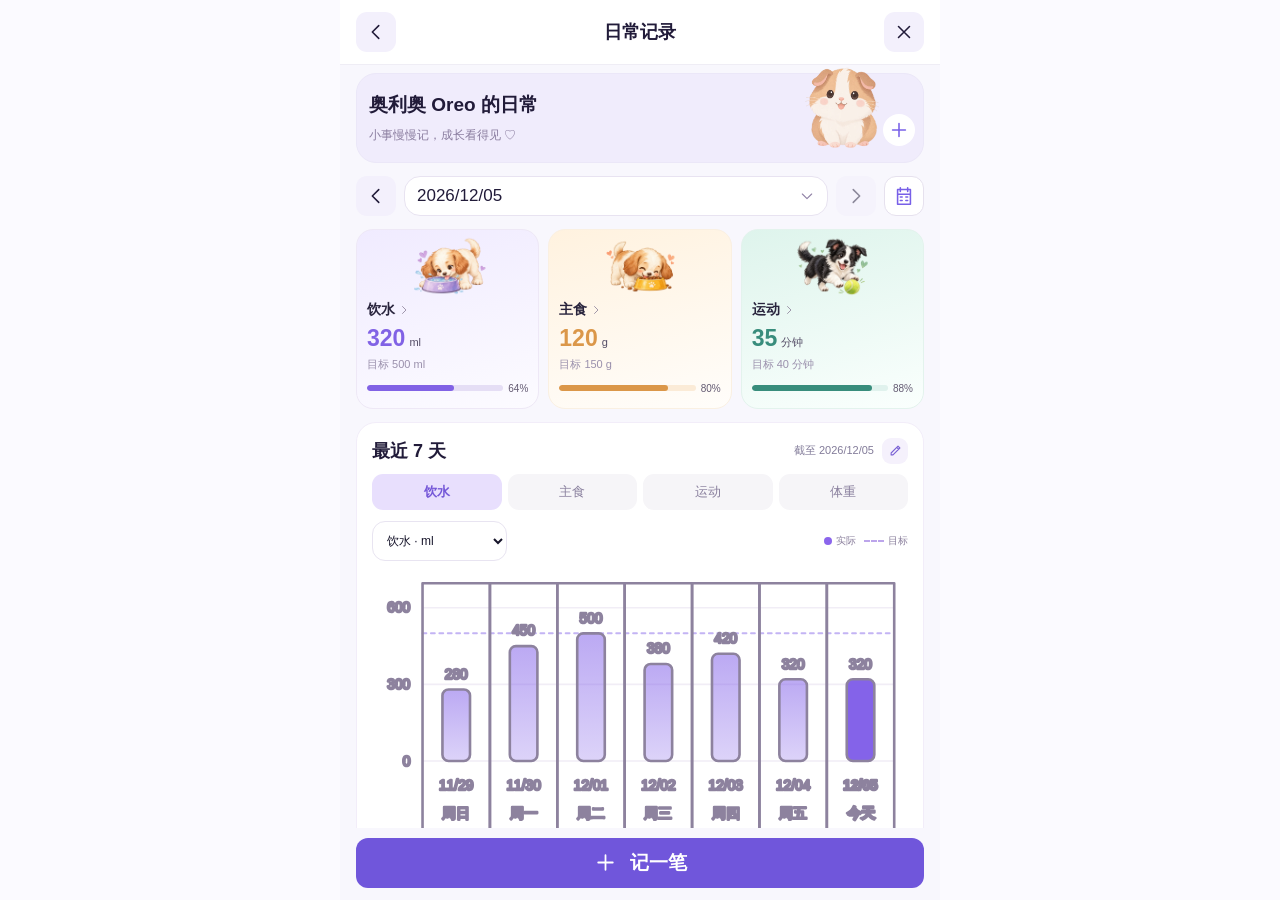
<file: app/records.html>
<!doctype html><html lang="zh-CN" data-demo-mode="records"><head><meta charset="utf-8"><meta name="viewport" content="width=device-width,initial-scale=1"><title>records</title><link rel="stylesheet" href="original.css"><link rel="stylesheet" href="screen.css"><link rel="stylesheet" href="polish.css"></head><body data-ready="true"><main id="layerL3" class="layer active"><section aria-label="宠物成长档案" aria-modal="true" class="dj-screen" data-daily-metric="water" data-daily-probe="false" data-daily-view="records" id="petLife" role="dialog" tabindex="-1"><header class="pl-head"><button aria-label="返回" class="pl-icon-btn" data-pl="back" type="button"><svg aria-hidden="true" class="pl-icon" viewBox="0 0 24 24"><path d="m15 5-7 7 7 7"></path></svg></button><h1>日常记录</h1><button aria-label="关闭宠物档案" class="pl-icon-btn" data-pl="close" type="button"><svg aria-hidden="true" class="pl-icon" viewBox="0 0 24 24"><path d="m6 6 12 12M18 6 6 18"></path></svg></button></header><main class="pl-body dj-body"><div class="pl-error" id="plError" role="alert"></div><section class="dj-hero"><div class="dj-hero-copy"><h2>奥利奥 Oreo 的日常</h2><p>小事慢慢记，成长看得见 ♡</p></div><img alt="" class="dj-hero-art" decoding="async" loading="eager" src="assets/74fca9bf04e73e43.webp"/><button aria-label="添加日常记录" class="dj-hero-add" data-dj="add" type="button"><svg aria-hidden="true" class="pl-icon" viewBox="0 0 24 24"><path d="M12 5v14M5 12h14"></path></svg></button></section><div class="pl-date dj-date"><button aria-label="前一天" class="pl-icon-btn" data-pl="prev-day" type="button"><svg aria-hidden="true" class="pl-icon" viewBox="0 0 24 24"><path d="m15 5-7 7 7 7"></path></svg></button><button aria-label="选择记录日期" class="dj-date-display" data-dj="calendar" type="button"><span>2026/10/18</span><svg aria-hidden="true" class="pl-icon" viewBox="0 0 24 24"><path d="m9 5 7 7-7 7"></path></svg></button><input aria-label="记录日期" class="dj-hidden-date" id="plDay" max="2026-10-18" tabindex="-1" type="date" value="2026-10-18"/><button aria-label="后一天" class="pl-icon-btn" data-pl="next-day" disabled="" type="button"><svg aria-hidden="true" class="pl-icon" viewBox="0 0 24 24"><path d="m9 5 7 7-7 7"></path></svg></button><button aria-label="打开记录日历" class="dj-calendar-btn" data-dj="calendar" type="button"><svg aria-hidden="true" class="pl-icon" viewBox="0 0 24 24"><path d="M5 5h14v16H5zM8 3v4M16 3v4M5 10h14M8 13h2M14 13h2M8 17h2M14 17h2"></path></svg></button></div><div class="pl-kpis dj-kpis"><button aria-label="查看饮水记录与目标" class="pl-kpi dj-metric-card dj-water" data-dj="metric" data-goal="500" data-id="water" data-percent="64" data-value="320" type="button"><img alt="" class="dj-card-art" decoding="async" loading="eager" src="assets/1b0c557de97d370e.webp"/><span class="dj-card-label">饮水 <svg aria-hidden="true" class="pl-icon" viewBox="0 0 24 24"><path d="m9 5 7 7-7 7"></path></svg></span><span class="dj-card-value"><strong>320</strong> <small>ml</small></span><span class="dj-card-goal">目标 500 ml</span><span class="dj-progress-row"><span aria-label="饮水目标完成度" aria-valuemax="100" aria-valuemin="0" aria-valuenow="64" aria-valuetext="64%" class="dj-progress" role="progressbar"><i style="width:64%"></i></span><small>64%</small></span></button><button aria-label="查看主食记录与目标" class="pl-kpi dj-metric-card dj-food" data-dj="metric" data-goal="150" data-id="food" data-percent="80" data-value="120" type="button"><img alt="" class="dj-card-art" decoding="async" loading="eager" src="assets/0021e2a5256b0d22.webp"/><span class="dj-card-label">主食 <svg aria-hidden="true" class="pl-icon" viewBox="0 0 24 24"><path d="m9 5 7 7-7 7"></path></svg></span><span class="dj-card-value"><strong>120</strong> <small>g</small></span><span class="dj-card-goal">目标 150 g</span><span class="dj-progress-row"><span aria-label="主食目标完成度" aria-valuemax="100" aria-valuemin="0" aria-valuenow="80" aria-valuetext="80%" class="dj-progress" role="progressbar"><i style="width:80%"></i></span><small>80%</small></span></button><button aria-label="查看运动 / 玩耍记录与目标" class="pl-kpi dj-metric-card dj-exercise" data-dj="metric" data-goal="40" data-id="exercise" data-percent="88" data-value="35" type="button"><img alt="" class="dj-card-art" decoding="async" loading="eager" src="assets/4b02892ebe40d56d.webp"/><span class="dj-card-label">运动 <svg aria-hidden="true" class="pl-icon" viewBox="0 0 24 24"><path d="m9 5 7 7-7 7"></path></svg></span><span class="dj-card-value"><strong>35</strong> <small>分钟</small></span><span class="dj-card-goal">目标 40 分钟</span><span class="dj-progress-row"><span aria-label="运动 / 玩耍目标完成度" aria-valuemax="100" aria-valuemin="0" aria-valuenow="88" aria-valuetext="88%" class="dj-progress" role="progressbar"><i style="width:88%"></i></span><small>88%</small></span></button></div><section class="pl-section dj-chart-card"><div class="dj-section-head"><h3>最近 7 天</h3><small>截至 2026/10/18</small><button aria-label="调整个人目标" class="dj-text-btn dj-goal-entry" data-dj="goals" title="调整个人目标" type="button"><svg aria-hidden="true" class="pl-icon" viewBox="0 0 24 24"><path d="m5 16 11-11 3 3L8 19H5zM14 7l3 3"></path></svg></button></div><div aria-label="趋势项目" class="pl-chart-tabs dj-tabs" role="group"><button aria-pressed="true" class="active" data-id="water" data-pl="chart" type="button">饮水</button><button aria-pressed="false" class="" data-id="food" data-pl="chart" type="button">主食</button><button aria-pressed="false" class="" data-id="exercise" data-pl="chart" type="button">运动</button><button aria-pressed="false" class="" data-id="weight" data-pl="chart" type="button">体重</button></div><div class="dj-chart-tools"><select aria-label="选择图表记录项目" id="plMetric"><option selected="" value="water">饮水 · ml</option><option value="food">主食 · g</option><option value="snack">零食 · g</option><option value="exercise">运动 / 玩耍 · 分钟</option><option value="weight">体重 · kg</option><option value="poop">排便 · 次数</option><option value="urine">排尿 · 次数</option><option value="bath">洗澡 · 次数</option><option value="deworm">驱虫 · 次数</option><option value="groom">梳毛 / 护理 · 次数</option><option value="vaccine">接种疫苗 · 次数</option><option value="medicine">用药记录 · 次数</option></select><div class="dj-legend"><span><i></i>实际</span><span><b></b>目标</span></div></div><svg aria-label="饮水七天趋势，单位ml" class="dj-chart" role="group" viewBox="0 0 350 176"><defs><lineargradient id="djBars" x1="0" x2="0" y1="0" y2="1"><stop stop-color="#8463E9" stop-opacity=".55"></stop><stop offset="1" stop-color="#8463E9" stop-opacity=".28"></stop></lineargradient></defs><line class="dj-grid" x1="33" x2="341" y1="126" y2="126"></line><text class="dj-axis" x="25" y="129">0</text><line class="dj-grid" x1="33" x2="341" y1="76" y2="76"></line><text class="dj-axis" x="25" y="79">300</text><line class="dj-grid" x1="33" x2="341" y1="26" y2="26"></line><text class="dj-axis" x="25" y="29">600</text><g class="dj-goal-line" stroke="#8463E9"><path d="M33 42.66666666666666H55"></path><path d="M55 42.66666666666666H99V42.66666666666666"></path><path d="M99 42.66666666666666H143V42.66666666666666"></path><path d="M143 42.66666666666666H187V42.66666666666666"></path><path d="M187 42.66666666666666H231V42.66666666666666"></path><path d="M231 42.66666666666666H275V42.66666666666666"></path><path d="M275 42.66666666666666H319V42.66666666666666"></path><path d="M319 42.66666666666666H341"></path></g><g class="dj-weight-line" stroke="#8463E9"></g><g aria-label="2026-10-12 饮水 280 ml" aria-pressed="false" class="dj-day-point" data-date="2026-10-12" data-dj="probe" role="button" tabindex="0"><title>2026-10-12: 280 ml</title><rect fill="transparent" height="165" width="44" x="33" y="10"></rect><rect class="dj-bar" fill="url(#djBars)" height="46.66666666666666" rx="4" width="18" x="46" y="79.33333333333334"></rect><text class="dj-value" x="55" y="72.33333333333334">280</text><text class="dj-date-text" x="55" y="145">10/12</text><text class="dj-week-text" x="55" y="163">周一</text></g><g aria-label="2026-10-13 饮水 450 ml" aria-pressed="false" class="dj-day-point" data-date="2026-10-13" data-dj="probe" role="button" tabindex="0"><title>2026-10-13: 450 ml</title><rect fill="transparent" height="165" width="44" x="77" y="10"></rect><rect class="dj-bar" fill="url(#djBars)" height="75" rx="4" width="18" x="90" y="51"></rect><text class="dj-value" x="99" y="44">450</text><text class="dj-date-text" x="99" y="145">10/13</text><text class="dj-week-text" x="99" y="163">周二</text></g><g aria-label="2026-10-14 饮水 500 ml" aria-pressed="false" class="dj-day-point" data-date="2026-10-14" data-dj="probe" role="button" tabindex="0"><title>2026-10-14: 500 ml</title><rect fill="transparent" height="165" width="44" x="121" y="10"></rect><rect class="dj-bar" fill="url(#djBars)" height="83.33333333333334" rx="4" width="18" x="134" y="42.66666666666666"></rect><text class="dj-value" x="143" y="35.66666666666666">500</text><text class="dj-date-text" x="143" y="145">10/14</text><text class="dj-week-text" x="143" y="163">周三</text></g><g aria-label="2026-10-15 饮水 380 ml" aria-pressed="false" class="dj-day-point" data-date="2026-10-15" data-dj="probe" role="button" tabindex="0"><title>2026-10-15: 380 ml</title><rect fill="transparent" height="165" width="44" x="165" y="10"></rect><rect class="dj-bar" fill="url(#djBars)" height="63.33333333333333" rx="4" width="18" x="178" y="62.66666666666667"></rect><text class="dj-value" x="187" y="55.66666666666667">380</text><text class="dj-date-text" x="187" y="145">10/15</text><text class="dj-week-text" x="187" y="163">周四</text></g><g aria-label="2026-10-16 饮水 420 ml" aria-pressed="false" class="dj-day-point" data-date="2026-10-16" data-dj="probe" role="button" tabindex="0"><title>2026-10-16: 420 ml</title><rect fill="transparent" height="165" width="44" x="209" y="10"></rect><rect class="dj-bar" fill="url(#djBars)" height="70" rx="4" width="18" x="222" y="56"></rect><text class="dj-value" x="231" y="49">420</text><text class="dj-date-text" x="231" y="145">10/16</text><text class="dj-week-text" x="231" y="163">周五</text></g><g aria-label="2026-10-17 饮水 320 ml" aria-pressed="false" class="dj-day-point" data-date="2026-10-17" data-dj="probe" role="button" tabindex="0"><title>2026-10-17: 320 ml</title><rect fill="transparent" height="165" width="44" x="253" y="10"></rect><rect class="dj-bar" fill="url(#djBars)" height="53.33333333333334" rx="4" width="18" x="266" y="72.66666666666666"></rect><text class="dj-value" x="275" y="65.66666666666666">320</text><text class="dj-date-text" x="275" y="145">10/17</text><text class="dj-week-text" x="275" y="163">周六</text></g><g aria-label="2026-10-18 饮水 320 ml" aria-pressed="true" class="dj-day-point is-selected" data-date="2026-10-18" data-dj="probe" role="button" tabindex="0"><title>2026-10-18: 320 ml</title><rect fill="transparent" height="165" width="44" x="297" y="10"></rect><rect class="dj-bar" fill="#8463E9" height="53.33333333333334" rx="4" width="18" x="310" y="72.66666666666666"></rect><text class="dj-value" x="319" y="65.66666666666666">320</text><text class="dj-date-text" x="319" y="145">10/18</text><text class="dj-week-text" x="319" y="163">今天</text></g></svg><div aria-live="polite" class="dj-probe"><span>10/18 饮水 <strong>320 ml</strong> · 目标 500</span><button class="dj-text-btn" data-date="2026-10-18" data-dj="day" type="button">查看当天</button></div><div class="dj-chart-note">空白表示未记录，不代表实际为零。</div><div class="dj-insight"><img alt="" decoding="async" loading="eager" src="assets/0021e2a5256b0d22.webp"/><div><strong>今天与前一天记录相同</strong><small>按当天记录合计比较，未记录不代表实际为零。</small></div><button class="dj-tip" data-dj="tip" type="button"><svg aria-hidden="true" class="pl-icon" viewBox="0 0 24 24"><path d="M12 21 3 12C-2 4 8 1 12 7c4-6 14-3 9 5z"></path></svg><span>记录小贴士</span><svg aria-hidden="true" class="pl-icon" viewBox="0 0 24 24"><path d="m9 5 7 7-7 7"></path></svg></button></div></section><section class="pl-section dj-records"><div class="dj-section-head"><h3>这一天的小事 <small>3 条</small></h3><button class="pl-text-btn" data-pl="custom" type="button">自定义项目</button></div><div class="pl-journal-row"><span class="pl-time">08:00</span><span class="pl-dot"></span><div class="pl-grow"><div class="pl-row pl-between"><strong>饮水 · 320 ml</strong><button aria-label="编辑饮水记录" class="pl-text-btn" data-id="demo-0-water" data-pl="record-edit" type="button"><svg aria-hidden="true" class="pl-icon" viewBox="0 0 24 24"><path d="m5 16 11-11 3 3L8 19H5zM14 7l3 3"></path></svg></button></div><div class="pl-record-note"></div></div></div><div class="pl-journal-row"><span class="pl-time">08:00</span><span class="pl-dot"></span><div class="pl-grow"><div class="pl-row pl-between"><strong>主食 · 120 g</strong><button aria-label="编辑主食记录" class="pl-text-btn" data-id="demo-0-food" data-pl="record-edit" type="button"><svg aria-hidden="true" class="pl-icon" viewBox="0 0 24 24"><path d="m5 16 11-11 3 3L8 19H5zM14 7l3 3"></path></svg></button></div><div class="pl-record-note"></div></div></div><div class="pl-journal-row"><span class="pl-time">08:00</span><span class="pl-dot"></span><div class="pl-grow"><div class="pl-row pl-between"><strong>运动 / 玩耍 · 35 分钟</strong><button aria-label="编辑运动 / 玩耍记录" class="pl-text-btn" data-id="demo-0-exercise" data-pl="record-edit" type="button"><svg aria-hidden="true" class="pl-icon" viewBox="0 0 24 24"><path d="m5 16 11-11 3 3L8 19H5zM14 7l3 3"></path></svg></button></div><div class="pl-record-note"></div></div></div></section><section class="pl-section dj-care"><h3>最近的照顾</h3><div class="pl-detail-row"><dt>洗澡</dt><dd>还没有记录</dd></div><div class="pl-detail-row"><dt>驱虫</dt><dd>还没有记录</dd></div><div class="pl-detail-row"><dt>梳毛 / 护理</dt><dd>还没有记录</dd></div></section></main><footer class="pl-footer"><button class="pl-primary pl-wide" data-pl="record-new" type="button"><svg aria-hidden="true" class="pl-icon" viewBox="0 0 24 24"><path d="M12 5v14M5 12h14"></path></svg> 记一笔</button></footer></section></main><script src="memory.js"></script><script src="screen.js"></script><script src="records.js"></script><script>openPetLife("1","records");</script><script src="studio-bridge.js"></script><script src="gesture-bridge.js"></script></body></html>
</file>
<file: studio.css>
:root{--paper:#fcfcff;--ink:#28243b;--muted:#858095;--accent:#7158e8;--line:#eae7f1;--wash:#efebff;font-family:'Segoe UI','PingFang SC','Microsoft YaHei',sans-serif;color:var(--ink);background:var(--paper);font-synthesis:none}*{box-sizing:border-box}html{scroll-snap-type:y mandatory;scroll-behavior:smooth}body{margin:0}button,a{-webkit-tap-highlight-color:transparent}button{font:inherit;color:inherit;cursor:pointer}button{border:0;background:none}a{color:inherit;text-decoration:none}button:focus-visible,a:focus-visible{outline:3px solid #b8a9ff;outline-offset:5px}svg{width:24px;height:24px;fill:none;stroke:currentColor;stroke-width:1.7;stroke-linecap:round;stroke-linejoin:round}.symbols{position:absolute;width:0;height:0;overflow:hidden}.site-header{height:84px;position:fixed;inset:0 0 auto;z-index:20;display:flex;align-items:center;justify-content:space-between;padding:0 clamp(28px,5.3vw,92px);background:rgba(252,252,255,.87);backdrop-filter:blur(18px)}.wordmark{display:flex;align-items:center;gap:9px;font-size:26px;font-weight:750;letter-spacing:-1.4px}.wordmark svg{width:31px;height:31px;fill:var(--accent);stroke:none;transform:rotate(-12deg)}.chapters{display:flex;gap:10px;position:absolute;left:50%;transform:translateX(-50%)}.chapters button{font-size:14px;padding:11px 18px;border-radius:30px;color:var(--muted);transition:background .25s,color .25s}.chapters [aria-current]{color:var(--ink);background:#eeebf7}.header-action{display:flex;align-items:center;gap:10px;font-size:13px;padding:11px 15px;border:1px solid var(--line);border-radius:30px}.header-action svg{width:15px;height:15px}.header-action:hover{background:var(--wash);border-color:transparent}
.chapter{--wash:#efebff;position:relative;min-height:700px;height:100svh;scroll-snap-align:start;scroll-snap-stop:always;padding:100px clamp(35px,6.9vw,120px) 70px;overflow:hidden}.chapter-grid{height:100%;max-width:1360px;margin:auto;display:grid;grid-template-columns:1.08fr 1fr;gap:8%;align-items:center}.story{position:relative;z-index:2;max-width:640px}.chapter-caption{font-size:14px;display:flex;align-items:center;gap:10px;margin-bottom:25px;color:#797184}.tiny-paw{font-size:23px;color:var(--accent);line-height:1}h1,h2{font-size:clamp(36px,4.1vw,68px);line-height:1.3;letter-spacing:-2.3px;font-weight:650;margin:0 0 25px;white-space:nowrap}.intro{font-size:clamp(15px,1.35vw,20px);color:#858091;line-height:1.9;margin:0 0 39px}.feature-picker{display:flex;gap:22px;border-bottom:1px solid var(--line);width:max-content;max-width:100%;position:relative}.feature-picker button{position:relative;display:flex;align-items:center;gap:6px;padding:0 0 17px;color:#a29cad;font-size:14px;white-space:nowrap;transition:color .2s}.feature-picker button:hover{color:var(--ink)}.feature-picker button[aria-selected=true]{color:var(--accent);font-weight:650}.feature-picker i{height:2px;position:absolute;bottom:-1px;left:0;right:0;background:var(--accent);transform:scaleX(0);transform-origin:left;transition:transform .32s cubic-bezier(.2,.8,.2,1)}.feature-picker [aria-selected=true] i{transform:scaleX(1)}.feature-icon{font-size:19px;line-height:1;width:20px;text-align:center;font-weight:400}.feature-explanation{padding-top:23px;min-height:126px}.feature-detail{font-size:14px;line-height:1.85;margin:0;color:#777180}.try-note{display:flex;align-items:center;gap:8px;font-size:11px;color:#aaa3b3;margin:22px 0 0}.try-note>span{height:5px;width:5px;border-radius:50%;background:#b4a7e4;flex-shrink:0}
.showcase{position:relative;height:100%;min-height:480px;display:flex;align-items:center;justify-content:center;flex-direction:column;isolation:isolate;padding-bottom:26px}.pet-tag{position:absolute;z-index:-1;left:1%;top:7%;width:98%;height:86%;border-radius:45% 45% 34% 34%;background:var(--wash);transform:rotate(-10deg);transition:transform .7s cubic-bezier(.2,.8,.2,1)}.tag-hole{position:absolute;width:46px;height:16px;border-radius:30px;background:var(--paper);left:calc(50% - 23px);top:26px;transform:rotate(2deg)}.phone-dock{position:relative;width:clamp(250px,23vw,335px);height:min(650px,calc(100svh - 185px));min-height:490px;max-width:95%;z-index:3}.phone-shell{height:100%;width:100%;position:relative;background:#fff;border:6px solid #fff;box-shadow:0 24px 55px -24px #51476e3d,0 0 0 1px #fff,0 2px 8px #51476e08;border-radius:32px;overflow:hidden;will-change:transform}.phone-stage{position:absolute;inset:0;overflow:hidden;background:white;border-radius:25px}.screen{position:absolute;inset:0;display:none;background:#fff}.screen.is-selected{display:block}.screen-inner{width:330px;transform-origin:top left;zoom:var(--phone-scale,1);height:100%}.statusbar{height:29px;width:330px;display:flex;align-items:center;justify-content:space-between;padding:0 21px;font:600 11px/1 'Segoe UI',sans-serif;color:#28243b}.statusbar svg{width:39px;height:12px;stroke-width:1.5}.screen iframe{display:block;width:330px;border:0;background:white}.device-caption{position:absolute;bottom:-3px;display:flex;align-items:center;gap:8px;font-size:12px;color:#9c94ae;z-index:4}.live-dot{width:5px;height:5px;background:#8d78cb;border-radius:50%}.device-caption button{display:grid;place-items:center;margin-left:9px;border-radius:50%;width:27px;height:27px;background:white;border:1px solid #e9e4f0}.device-caption svg{width:13px;height:13px}.device-caption button:hover{color:var(--accent);border-color:#bfaeee}
.identity-switch{position:absolute;top:23%;left:-17%;z-index:5;display:grid;gap:9px;transform:rotate(-5deg)}.identity-switch button{display:flex;align-items:center;gap:9px;min-width:132px;padding:8px 12px 8px 8px;background:#fff;border-radius:40px;box-shadow:0 8px 30px #71638910;font-size:12px;border:1px solid #efebf6;transition:transform .25s,box-shadow .25s,border-color .25s}.identity-switch img{width:36px;height:36px;border-radius:50%;object-fit:cover}.identity-switch b{font-size:11px;color:#fff;background:var(--accent);width:15px;height:15px;border-radius:50%;line-height:15px;opacity:0;margin-left:4px}.identity-switch [aria-pressed=true]{border-color:#c8bcfb;transform:translateX(8px);box-shadow:0 7px 22px #71638912}.identity-switch [aria-pressed=true] b{opacity:1}.identity-switch button:hover{transform:translateX(12px)}.identity-switch small{font-size:11px;color:#a79aba;padding:2px 15px;text-align:center}.next-chapter{position:absolute;left:clamp(35px,6.9vw,120px);bottom:25px;display:flex;align-items:center;gap:14px;font-size:12px;color:#a39aaa;z-index:5;padding:6px 0}.next-chapter svg{width:17px;height:17px;transition:transform .25s}.next-chapter:hover{color:var(--accent)}.next-chapter:hover svg{transform:translateY(4px)}.chapter-index{position:absolute;right:clamp(35px,6.9vw,120px);bottom:31px;font-size:10px;letter-spacing:2px;color:#c0b9cc}.page-track{position:fixed;top:84px;right:0;bottom:0;width:3px;background:#f2eef8;z-index:30}.page-track i{height:33.333%;width:100%;display:block;background:#c7baef;transition:transform .6s cubic-bezier(.2,.8,.2,1)}
.social{--wash:#fff0e5}.social .chapter-grid{grid-template-columns:1fr 1.08fr}.social .story{grid-column:2;grid-row:1}.social .showcase{grid-column:1;grid-row:1}.social .pet-tag{transform:rotate(9deg);border-radius:40% 40% 36% 36%}.social .chapter-caption .tiny-paw{color:#d4a27f}.social-nudge{position:absolute;right:-2%;top:19%;display:flex;align-items:center;gap:9px;background:#fff;border:1px solid #f1e9e5;border-radius:40px;padding:12px 16px;z-index:5;font-size:12px;color:#a97f6b;transform:rotate(7deg);box-shadow:0 9px 35px #ae8a7212;transition:transform .3s}.social-nudge svg{width:20px;height:20px;stroke:#db9a81}.social-nudge:hover{transform:rotate(0) scale(1.04)}.social-nudge.is-loved svg{fill:#efa58d;stroke:#efa58d}.social-nudge.is-loved{color:#bd8069}.discover{--wash:#eaf5ee}.discover .pet-tag{transform:rotate(-7deg);border-radius:46% 46% 38% 38%}.discover .chapter-caption .tiny-paw{color:#85ab91}.outing-stamp{position:absolute;top:20%;left:-10%;z-index:5;display:flex;align-items:center;gap:10px;background:#fff;padding:13px 19px;border-radius:20px;box-shadow:0 9px 30px #83a18b12;color:#85a28d;transform:rotate(-8deg);font-size:11px;line-height:1.7}.outing-stamp svg{width:28px;height:28px;fill:#b0ccb8;stroke:none}.outing-stamp b{font-size:13px;font-weight:600}.back-top svg{fill:var(--accent);stroke:none}.scene-switching .pet-tag{transform:rotate(1deg) scale(.97)}.showcase[data-current=hub] .identity-switch,.showcase[data-current=records] .identity-switch,.showcase[data-current=message] .social-nudge{opacity:0;pointer-events:none;transition:opacity .2s}.paw-particle{position:absolute;pointer-events:none;color:#e9ac98;z-index:8;font-size:20px}
.screen-tip{position:absolute;z-index:6;bottom:46px;left:50%;transform:translateX(-50%);width:max-content;max-width:110%;padding:11px 16px;border:1px solid #ffffffbd;border-radius:30px;background:#ffffffe3;backdrop-filter:blur(10px);color:#9b8dac;font-size:11px;line-height:1.6;text-align:center;box-shadow:0 5px 30px #79698a0a;transition:opacity .2s,translate .2s}.screen-tip.is-dismissed{opacity:0;translate:0 5px;pointer-events:none}.screen-tip .tip-symbol{display:inline-block;margin-right:6px;color:#9a86cd;animation:hint-nudge 2.8s ease-in-out 2}@keyframes hint-nudge{50%{transform:translateY(-3px)}}
.experience-dialog{border:1px solid #e7e1f2;border-radius:25px;padding:14px 14px 8px;width:min(430px,calc(100vw - 24px));max-height:calc(100svh - 24px);background:#fcfcff;overflow:hidden;box-shadow:0 30px 120px #35244f26}.experience-dialog::backdrop{background:#28223855;backdrop-filter:blur(10px)}.dialog-toolbar{display:flex;align-items:center;justify-content:space-between;padding:0 6px 12px;font-size:14px;font-weight:600}.close-dialog{font-size:27px;line-height:30px;width:30px;border-radius:50%;color:#8b7d9c;font-weight:300}.close-dialog:hover{background:#efebf6}.dialog-slot{height:min(730px,calc(100svh - 130px));width:100%}.dialog-slot .phone-shell{border-radius:17px;box-shadow:none;border:0}.dialog-slot .phone-stage{border-radius:17px}.experience-dialog>p{text-align:center;font-size:10px;color:#a59aad;margin:10px 0 4px}html.dialog-open{overflow:hidden}.is-paging{scroll-snap-type:none;scroll-behavior:auto}
@media(min-width:1400px){.identity-switch{left:-9%}.social-nudge{right:-2%}.outing-stamp{left:0}.chapter-grid{gap:10%}.feature-picker{gap:28px}.feature-picker button{font-size:16px}.feature-detail{font-size:16px}.try-note{font-size:12px}}
@media(min-width:901px) and (max-height:740px){.chapter{min-height:600px;padding-top:92px;padding-bottom:65px}.showcase{min-height:0}.phone-dock{min-height:0;height:calc(100svh - 155px);width:calc((100svh - 155px)*.50)}.chapter-caption{margin-bottom:16px;font-size:12px}h1,h2{font-size:clamp(36px,4vw,54px);margin-bottom:18px}.intro{margin-bottom:27px;font-size:15px}.feature-picker button{padding-bottom:13px}.feature-explanation{padding-top:17px;min-height:100px}.feature-detail{font-size:13px}.try-note{margin-top:16px}.identity-switch{left:-11%;top:25%}.device-caption{bottom:-10px}.pet-tag{height:93%;top:2%}.tag-hole{top:20px}.social-nudge{right:-8%;top:16%}.outing-stamp{left:-5%;top:19%}}
@media(max-width:1100px) and (min-width:901px){.chapter{padding-left:50px;padding-right:50px}.chapter-grid{gap:7%}.identity-switch{left:-7%;min-width:100px;transform:rotate(-5deg) scale(.88)}.identity-switch button{min-width:115px}.social-nudge{right:-7%;transform:rotate(7deg) scale(.9)}.outing-stamp{left:-3%;transform:rotate(-8deg) scale(.9)}.feature-picker{gap:14px}.feature-picker button{font-size:13px}.next-chapter{left:50px}.chapter-index{right:50px}}
@media(max-width:900px){html{scroll-snap-type:none}.site-header{height:70px;padding:0 24px}.wordmark{font-size:23px}.wordmark svg{width:27px;height:27px}.chapters{position:static;transform:none;gap:2px}.chapters button{font-size:12px;padding:9px 11px}.header-action{display:none}.chapter{height:auto;min-height:100svh;padding:115px 35px 68px}.chapter-grid,.social .chapter-grid{display:flex;flex-direction:column;gap:35px}.story{width:100%;max-width:550px}.chapter-caption{font-size:12px;margin-bottom:20px}h1,h2{font-size:clamp(38px,6.7vw,56px);letter-spacing:-1.5px;line-height:1.3;margin-bottom:20px}.intro{font-size:15px;line-height:1.8;margin-bottom:28px}.feature-explanation{min-height:100px;padding-top:18px}.feature-detail{font-size:13px}.try-note{font-size:10px;margin-top:15px}.feature-picker{gap:24px}.feature-picker button{font-size:14px}.showcase{width:min(100%,470px);height:635px;min-height:0;padding:10px 0 35px}.phone-dock{width:290px;height:580px;min-height:0}.pet-tag{left:2%;width:96%;height:88%;top:3%}.identity-switch{left:-2%;top:23%;transform:rotate(-5deg) scale(.86);transform-origin:left}.social .showcase{order:2}.social-nudge{right:-2%;top:19%;transform:rotate(7deg) scale(.9)}.outing-stamp{left:0;top:20%;transform:rotate(-8deg) scale(.9)}.device-caption{bottom:0}.screen-tip{max-width:95%;font-size:10px;bottom:54px}.next-chapter{left:35px;bottom:20px}.chapter-index{right:35px;bottom:26px;font-size:9px}.page-track{top:70px}.experience-dialog{padding:10px}.dialog-slot{height:calc(100svh - 125px)}}
@media(max-width:420px){.site-header{padding:0 18px}.wordmark{font-size:20px}.wordmark svg{width:24px;height:24px}.chapters button{font-size:11px;padding:8px}.chapter{padding-left:24px;padding-right:24px;padding-top:104px}.feature-picker{gap:20px}.feature-icon{width:17px}.feature-picker button{font-size:13px}.showcase{height:575px}.phone-dock{width:265px;height:530px}.identity-switch{left:-12px;transform:rotate(-5deg) scale(.73)}.social-nudge{right:-15px;transform:rotate(7deg) scale(.8)}.outing-stamp{left:-8px;transform:rotate(-8deg) scale(.8)}.next-chapter{left:24px}.chapter-index{right:24px}.intro{font-size:14px}}
@media(prefers-reduced-motion:reduce){html{scroll-behavior:auto}*,*::before,*::after{animation:none!important;transition:none!important;scroll-behavior:auto!important}}
.phone-shell{padding:0;margin:0;max-width:none;max-height:none;color:inherit}.phone-shell .dialog-toolbar,.phone-shell .dialog-note{display:none}.phone-shell.is-expanded{position:fixed;inset:0;margin:auto;width:min(430px,calc(100vw - 24px));height:min(800px,calc(100svh - 24px));border:12px solid white;border-radius:25px;overflow:hidden;box-shadow:0 30px 120px #35244f26}.phone-shell.is-expanded::backdrop{background:#28223855;backdrop-filter:blur(10px)}.phone-shell.is-expanded .phone-stage{top:38px;bottom:24px;border-radius:15px}.phone-shell.is-expanded .dialog-toolbar{display:flex;height:38px;padding:0 4px 9px}.phone-shell.is-expanded .dialog-note{display:block;position:absolute;bottom:0;left:0;right:0;font-size:10px;text-align:center;color:#a59aad;margin:5px 0 0}
.try-note{color:#8d849b}.feature-detail{color:#746b80}.feature-picker button:not([aria-selected=true]){color:#8e859b}
/* Four-chapter edition: one handwritten voice outside the product screens. */
@font-face{font-family:'Paw Hand';src:url('app/assets/paw-hand.woff2') format('woff2');font-weight:400; font-style:normal;font-display:swap}
:root{font-family:'Paw Hand','Microsoft YaHei',sans-serif;font-synthesis:none}
.wordmark{font-size:30px;font-weight:400;letter-spacing:-1px;gap:7px}.wordmark img{width:49px;height:42px;object-fit:cover;mix-blend-mode:multiply}
.chapters button{font-size:17px;font-weight:400;padding:10px 16px}.header-action{font-size:16px}.site-header{background:#fcfcfff2}
h1,h2{font-size:clamp(40px,4.5vw,66px);line-height:1.38;letter-spacing:-1.4px;font-weight:400;margin-bottom:20px;white-space:normal}
.chapter-caption{font-size:17px;gap:9px;margin-bottom:21px}.intro{font-size:20px;line-height:1.7;margin-bottom:29px;color:#8c839a}
.switch-guide{display:flex;align-items:center;gap:8px;font-size:18px;color:#7b639f;margin:0 0 12px;line-height:1.4}
.guide-hand{font-size:27px;line-height:1;display:inline-block;transform:rotate(90deg);animation:point-to-switch 2.4s ease-in-out 3}
.switch-position{margin-left:auto;color:#b1a5c1;font-size:14px;letter-spacing:2px;padding-right:3px}
.switch-guide{max-width:460px}
.feature-picker{width:100%;display:flex;gap:9px;border:0;max-width:460px}
.feature-picker button{border:1px solid #e8e2f1;border-radius:15px;background:#fff;padding:14px 13px;min-height:55px;flex:1;justify-content:center;font-size:21px;line-height:1.3;color:#8a7a9e!important;gap:6px;box-shadow:0 2px 0 #ece6f2;transition:background .2s,color .2s,translate .2s,box-shadow .2s}
.feature-picker button[aria-selected=true]{background:#7560dd;color:white!important;border-color:#7560dd;font-weight:400;box-shadow:0 4px 0 #5b48b6}
.feature-picker button:hover{background:#f3effb;translate:0 -2px}.feature-picker button[aria-selected=true]:hover{background:#6d56d4}
.feature-picker button:active{translate:0 2px;box-shadow:none}.feature-picker i{display:none}.feature-icon{font-size:22px;width:21px;flex-shrink:0}
.feature-explanation{padding-top:24px;min-height:115px}.feature-detail{font-size:17px;line-height:1.8;color:#867790}.try-note{font-size:13px;margin-top:18px;color:#a395b2;line-height:1.6}
.device-caption{font-size:15px;gap:8px}.device-caption button{width:30px;height:30px}.device-caption svg{width:14px;height:14px}
.screen-tip{font-size:14px;color:#9c8bac;background:#ffffffca;border-color:#ffffffca;padding:10px 15px}.screen-tip .tip-symbol{font-size:20px}.screen-tip:not(.is-dismissed){animation:screen-tip-float 2.7s ease-in-out 3}
.next-chapter{font-size:15px}.chapter-index{font-size:14px;color:#b5a7c3;letter-spacing:3px}.page-track i{height:25%}
.meet{--wash:#edf2ff}.meet .pet-tag{border-radius:43% 43% 37% 37%;transform:rotate(-8deg)}.meet .chapter-caption .tiny-paw{color:#9bace0}
.identity-switch button{font-size:15px}.identity-switch small{font-size:13px}.identity-switch b{font-weight:400}.social-nudge{font-size:15px}.outing-stamp{font-size:14px}.outing-stamp b{font-size:17px;font-weight:400}
.social .social-nudge{display:none}.outing-stamp{display:none}
.reverse .chapter-grid{grid-template-columns:1fr 1.08fr}.reverse .story{grid-column:2;grid-row:1}.reverse .showcase{grid-column:1;grid-row:1}
.dialog-toolbar{font-size:18px;font-weight:400}.phone-shell.is-expanded .dialog-note{font-size:13px}
@keyframes point-to-switch{50%{translate:0 4px}}
@keyframes screen-tip-float{50%{translate:0 -4px}}
@media(min-width:901px) and (max-height:740px){.chapter-caption{font-size:14px;margin-bottom:13px}h1,h2{font-size:clamp(38px,4.2vw,56px);margin-bottom:16px}.intro{font-size:17px;margin-bottom:22px}.switch-guide{font-size:16px;margin-bottom:10px}.feature-picker button{font-size:18px;padding:12px 10px;min-height:49px}.feature-explanation{padding-top:18px;min-height:97px}.feature-detail{font-size:15px}.try-note{font-size:11px;margin-top:12px}.screen-tip{font-size:12px}.next-chapter{font-size:13px}}
@media(min-width:901px) and (max-width:1100px){.feature-picker button{font-size:17px;padding:13px 8px}.feature-icon{font-size:18px;width:16px}.chapter-grid{gap:8%}.chapters button{font-size:15px;padding:10px 12px}}
@media(max-width:900px){.site-header{height:100px;padding:12px 24px 48px;align-items:center}.wordmark{font-size:26px}.wordmark img{width:39px;height:33px}.chapters{position:absolute;left:0;right:0;bottom:8px;justify-content:center;gap:3px;transform:none}.chapters button{font-size:16px;padding:7px 13px}.chapter{padding-top:135px}.chapter-grid,.reverse .chapter-grid{display:flex;flex-direction:column;gap:30px}.chapter-caption{font-size:16px;margin-bottom:15px}h1,h2{font-size:clamp(37px,7vw,56px);line-height:1.4;margin-bottom:17px;letter-spacing:-1px}.intro{font-size:18px;margin-bottom:24px}.switch-guide{font-size:17px}.feature-picker{gap:7px}.feature-picker button{font-size:18px;padding:12px 8px;min-height:52px;border-radius:13px}.feature-icon{font-size:20px;width:18px}.feature-explanation{min-height:100px}.feature-detail{font-size:16px}.try-note{font-size:12px}.page-track{top:100px}.screen-tip{font-size:12px}.next-chapter{font-size:13px}.chapter-index{font-size:12px}.identity-switch{left:-2%}}
@media(max-width:420px){.site-header{padding-left:22px}.chapters button{font-size:15px;padding:7px 10px}.chapter{padding-left:24px;padding-right:24px}.feature-picker button{font-size:16px;padding:12px 7px;gap:4px}.feature-icon{font-size:18px;width:16px}.feature-detail{font-size:15px}.identity-switch{left:-13px}.switch-guide{font-size:16px}.switch-position{font-size:13px}.screen-tip{font-size:11px}.wordmark{font-size:26px}}
@media(prefers-reduced-motion:reduce){*,*::before,*::after{animation:none!important;transition:none!important;scroll-behavior:auto!important}}

/* Handwritten cues live outside the product, with no panels over the UI. */
#meet .switch-guide{justify-content:flex-end;font-size:15px;gap:5px;padding-right:7px;margin-bottom:9px}
#meet .guide-hand{font-size:23px;order:2}
.gesture-guide{position:absolute;z-index:9;pointer-events:none;color:#a496ba;width:145px;right:-108px;top:35%;font-size:17px;line-height:1.3;transform:rotate(-7deg);transition:opacity .25s,translate .25s;animation:pen-float 3.2s ease-in-out infinite}
.gesture-guide[hidden]{display:none}.gesture-guide span{display:block;white-space:nowrap;position:relative;left:12px}.gesture-guide svg{width:140px;height:126px;stroke-width:2;overflow:visible}.gesture-guide.is-dismissed{opacity:0;translate:0 6px;animation:none}
.gesture-guide[data-gesture=scroll]{left:-89px;right:auto;top:34%;width:95px;transform:rotate(-4deg)}
.gesture-guide span{width:max-content;isolation:isolate}
.gesture-guide[data-gesture=scroll] span{writing-mode:vertical-rl;font-size:15px;left:0;top:21px;position:absolute;letter-spacing:2px}
.gesture-guide[data-gesture=scroll] svg{width:91px;height:170px;margin-left:10px}
.gesture-guide[data-gesture=pet]{top:18%;right:-111px}
.gesture-guide[data-gesture=banner]{top:22%;right:-112px}
.gesture-guide[data-gesture=quiz]{top:14%;right:-109px}
.gesture-guide[data-gesture=record]{top:auto;bottom:0;right:-100px}
.gesture-guide[data-gesture=react]{top:auto;bottom:2%;right:-100px}
@keyframes pen-float{50%{translate:0 -4px}}
@media(min-width:901px) and (max-width:1200px){.gesture-guide{font-size:16px;right:-90px;width:125px}.gesture-guide svg{width:120px;height:115px}.gesture-guide[data-gesture=pet],.gesture-guide[data-gesture=banner],.gesture-guide[data-gesture=quiz]{right:-90px}.gesture-guide[data-gesture=record],.gesture-guide[data-gesture=react]{right:-86px}.gesture-guide[data-gesture=scroll]{left:-70px}}
@media(max-width:900px){.gesture-guide{right:-28px;top:37%;font-size:15px;width:125px}.gesture-guide span{left:0}.gesture-guide svg{width:110px;height:110px}.gesture-guide[data-gesture=scroll]{left:-30px;width:60px}.gesture-guide[data-gesture=scroll] span{left:0;font-size:14px}.gesture-guide[data-gesture=scroll] svg{width:70px;margin-left:4px}.gesture-guide[data-gesture=pet],.gesture-guide[data-gesture=banner],.gesture-guide[data-gesture=quiz]{right:-28px}.gesture-guide[data-gesture=record],.gesture-guide[data-gesture=react]{right:-27px}#meet .switch-guide{font-size:14px}}
@media(prefers-reduced-motion:reduce){.gesture-guide{animation:none}}

/* Supplied transparent wordmark; all product typography stays inside its iframe. */
.wordmark img{width:212px;height:78px;object-fit:contain;mix-blend-mode:normal}
#meet .switch-guide{position:relative;justify-content:flex-end;padding-right:53px;margin-bottom:17px;color:#a496ba;animation:pen-float 3.2s ease-in-out infinite;transition:opacity .25s;pointer-events:none}
#meet .switch-guide svg{position:absolute;right:5px;top:3px;width:53px;height:43px;stroke-width:1.8}
#meet .switch-guide.is-dismissed{opacity:0;animation:none}
.pet-tag{animation:liquid-tag 4.6s ease-in-out infinite alternate;animation-play-state:paused;will-change:border-radius,scale,translate}
.chapter.is-active .pet-tag{animation-play-state:running}
.social .pet-tag{animation-duration:5.2s;animation-delay:-1.8s}.identity .pet-tag{animation-duration:4.8s;animation-delay:-2.7s}.discover .pet-tag{animation-duration:5.4s;animation-delay:-1s}
@keyframes liquid-tag{0%{border-radius:36% 64% 32% 68% / 60% 32% 68% 40%;scale:1.06 .94;translate:-7px 5px}33%{border-radius:65% 35% 58% 42% / 34% 64% 36% 66%;scale:.94 1.06;translate:8px -9px}66%{border-radius:30% 70% 64% 36% / 66% 38% 62% 34%;scale:1.08 .93;translate:-9px 7px}100%{border-radius:62% 38% 35% 65% / 36% 65% 35% 64%;scale:.96 1.06;translate:7px -6px}}
@media(max-width:900px){.wordmark img{width:157px;height:54px}#meet .switch-guide{padding-right:47px;margin-bottom:17px}#meet .switch-guide svg{width:46px;height:39px;right:0}}
@media(prefers-reduced-motion:reduce){.pet-tag,#meet .switch-guide{animation:none!important}}

/* Reveal the actual handwritten font outlines; no replacement typeface. */
.ink-char{display:inline-block;height:1.04em;vertical-align:-.16em;letter-spacing:0;margin-right:-.025em}
.ink-char svg{display:block;width:100%;height:100%;overflow:visible;stroke:none}
.ink-stroke{stroke-dasharray:1;stroke-dashoffset:0}
.is-writing .ink-stroke{animation:write-ink var(--stroke-time) cubic-bezier(.28,.08,.48,.98) both;animation-delay:var(--stroke-start)}
.ink-finish{opacity:1}.is-writing .ink-finish{animation:ink-complete .16s ease-in both;animation-delay:var(--ink-finish)}
@keyframes ink-complete{from{opacity:0}to{opacity:1}}
@keyframes write-ink{from{stroke-dashoffset:1}to{stroke-dashoffset:0}}
#meet .switch-guide{z-index:5}
#meet .feature-picker{z-index:1}
#meet .switch-guide svg{top:9px;height:49px}
@media(max-width:900px){#meet .switch-guide svg{top:7px;height:46px}}
@media(prefers-reduced-motion:reduce){.is-writing .ink-stroke{animation:none;stroke-dashoffset:0}}

@media(prefers-reduced-motion:reduce){.is-writing .ink-finish{animation:none;opacity:1}}

@media(prefers-reduced-motion:reduce){.is-writing .ink-finish{animation:none;opacity:1}}

/* Gate the whole composition with opacity, not inherited visibility: animated
   children must not retain a hidden visibility value when a chapter returns.
   The inactive gate also wins over unfinished Web Animations on the showcase. */
.chapter:not(.has-entered) .story,.chapter:not(.has-entered) .showcase,
.chapter:not(.is-active) .story,.chapter:not(.is-active) .showcase{opacity:0!important;pointer-events:none}

/* Keep the pet family symbol beside the supplied wordmark. */
.wordmark{gap:1px}
.wordmark .brand-symbol{width:60px;height:54px;object-fit:cover;mix-blend-mode:multiply;flex-shrink:0}
.wordmark .brand-lettering{width:190px;height:72px;object-fit:contain}
@media(min-width:901px) and (max-width:1100px){.wordmark .brand-symbol{width:48px;height:46px}.wordmark .brand-lettering{width:164px;height:64px}}
@media(max-width:900px){.wordmark .brand-symbol{width:45px;height:40px}.wordmark .brand-lettering{width:143px;height:54px}}

/* Bookends: the dogs from the maker's photo welcome visitors; downloads close
   the presentation with an honest availability state and a contact address. */
.site-header{padding-inline:clamp(24px,4vw,72px);gap:20px;transition:background .4s}
.site-header .wordmark{transform-origin:0 0;flex-shrink:0;will-change:transform;position:relative;z-index:2}
.site-header .chapters{position:static;transform:none;margin-left:auto;gap:3px}
.site-header .chapters button{padding:10px 12px;font-size:16px;white-space:nowrap}
.at-home .site-header{background:transparent;backdrop-filter:none;mix-blend-mode:multiply}
.brand-in-flight .site-header{background:transparent;backdrop-filter:none;mix-blend-mode:multiply}
.page-track i{height:16.666667%}
.welcome{padding:105px 24px 70px;min-height:650px;isolation:isolate;display:flex;align-items:center;justify-content:center}
.hero-art,.hero-veil{position:absolute;inset:0;width:100%;height:100%;z-index:-2}
.hero-art{object-fit:cover;object-position:center}
.hero-veil{z-index:-1;background:rgba(224,224,232,.48)}
.welcome-content{width:min(640px,54vw);text-align:center;margin-top:-38px}
.hero-brand-slot{height:150px;width:min(510px,100%);margin:0 auto 12px}
.hero-positioning{font-size:clamp(20px,2.4vw,32px);color:#7662b2;letter-spacing:4px;margin:0 0 22px}
.welcome h1{font-size:clamp(28px,3.3vw,49px);line-height:1.4;letter-spacing:-1px;margin:0 0 13px;white-space:nowrap}
.hero-definition{font-size:clamp(19px,2vw,28px);margin:0 0 28px;color:#645974}
.hero-description{font-size:clamp(14px,1.45vw,20px);line-height:1.8;color:#797183;margin:0}
.home-start{position:absolute;left:50%;bottom:31px;transform:translateX(-50%);display:flex;align-items:center;gap:14px;color:#74698a;font-size:16px;white-space:nowrap;padding:12px 20px}
.home-start svg{height:25px;width:25px;animation:pen-float 3s ease-in-out infinite}
.welcome:not(.is-active) .landing-copy,.welcome:not(.is-active) .home-start,.download:not(.is-active) .download-content{opacity:0!important;pointer-events:none}
.download{display:flex;flex-direction:column;align-items:center;justify-content:center;padding-top:110px;padding-bottom:140px;background:#f7f5fd;min-height:760px}
.download-content{text-align:center;width:min(700px,100%)}
.download-eyebrow{font-size:18px;color:#9684b7;margin:0 0 18px}
.download h2{font-size:clamp(34px,4vw,56px);line-height:1.35;margin:0 0 20px;font-weight:400}
.download-description{font-size:18px;color:#857891;line-height:1.7;margin:0 0 30px}
.download-options{display:grid;grid-template-columns:1fr 1fr;width:min(530px,100%);margin:auto}
.download-option{padding:0 30px}.download-option+article{border-left:1px solid #ded7ec}
.platform-icon{height:38px;width:36px;fill:#8773b7;stroke:none;margin-bottom:6px}
.android-icon{stroke:#8773b7;stroke-width:2.7;stroke-linecap:round}.android-icon circle{fill:#f7f5fd;stroke:none}
.download-option h3{font-weight:400;font-size:25px;margin:0 0 8px}
.download-option p{color:#8a8096;font-size:16px;margin:0 0 20px}
.download-option button{display:flex;align-items:center;justify-content:space-between;width:100%;min-height:49px;border:1px solid #dcd3ec;border-radius:13px;padding:12px 18px;background:#eee9f7;color:#9280ac;font-size:18px;cursor:default;opacity:1}
.download-note{font-size:14px;color:#978bA5;margin:26px 0 0;line-height:1.7}
.contact-footer{position:absolute;left:clamp(25px,5vw,72px);right:clamp(25px,5vw,72px);bottom:0;min-height:107px;border-top:1px solid #e2dceb;display:flex;align-items:center;justify-content:space-between;gap:20px;color:#94889f}
.contact-footer>div{display:flex;flex-direction:column;gap:9px}.contact-label{font-size:13px}.contact-footer a{font-size:19px;color:#6d5b84;letter-spacing:.5px}.contact-footer a:hover{text-decoration:underline;text-underline-offset:5px}
.contact-footer p{font-size:14px}.contact-footer button{font-size:15px;padding:10px}.contact-footer button span{margin-left:8px}
@media(min-width:901px) and (max-height:740px){.welcome{min-height:600px}.welcome-content{margin-top:-15px}.hero-brand-slot{height:128px;width:430px}.hero-positioning{margin-bottom:15px;font-size:25px}.welcome h1{font-size:38px}.hero-definition{margin-bottom:19px;font-size:23px}.hero-description{font-size:16px}.download{min-height:600px;padding-top:94px;padding-bottom:97px}.download-eyebrow{margin-bottom:10px;font-size:16px}.download h2{font-size:39px;margin-bottom:12px}.download-description{font-size:16px;margin-bottom:19px}.platform-icon{height:28px}.download-option h3{font-size:22px}.download-option p{font-size:14px;margin-bottom:12px}.download-option button{min-height:42px;padding:9px 16px;font-size:16px}.download-note{margin-top:17px;font-size:12px}.contact-footer{min-height:79px}}
@media(min-width:901px) and (max-width:1100px){.site-header{padding-inline:25px;gap:10px}.site-header .chapters button{font-size:15px;padding:9px 10px}}
@media(max-width:900px){.site-header{padding:10px 22px 46px;height:100px}.site-header .chapters{position:absolute;left:10px;right:10px;bottom:7px;justify-content:center;gap:0;transform:none;margin:0}.site-header .chapters button{font-size:14px;padding:7px 10px}.welcome{height:100svh;min-height:680px;padding:120px 20px 70px}.welcome-content{width:100%;max-width:560px;margin-top:-74px}.hero-brand-slot{width:min(380px,90%);height:114px;margin-bottom:18px}.hero-art{object-fit:contain;object-position:center 90%;height:100%;background:white}.hero-veil{background:rgba(230,229,237,.48)}.hero-positioning{font-size:23px;letter-spacing:3px;margin-bottom:20px}.welcome h1{font-size:clamp(28px,5.7vw,39px);margin-bottom:15px}.hero-definition{font-size:22px;margin-bottom:24px}.hero-description{font-size:16px}.home-start{font-size:14px;bottom:27px}.welcome .chapter-index{display:none}.download{min-height:820px;height:auto;padding:135px 24px 190px}.download h2{font-size:40px}.download-eyebrow{font-size:16px}.download-description{font-size:16px;margin-bottom:30px}.download-option{padding:0 18px}.download-option h3{font-size:23px}.download-option p{font-size:13px}.download-option button{font-size:16px;padding:12px}.download-note{font-size:12px}.contact-footer{min-height:140px;flex-wrap:wrap;padding:20px 0;gap:14px}.contact-footer p{order:3;width:100%;margin:0;font-size:13px}.contact-footer a{font-size:18px}.contact-footer button{font-size:14px}}
@media(max-width:390px){.site-header .chapters button{font-size:12px;padding:7px 8px}.hero-positioning{font-size:21px}.hero-definition{font-size:20px}.hero-description{font-size:14px}.download-option{padding:0 13px}}
@media(prefers-reduced-motion:reduce){.site-header .wordmark{transform:none!important}.hero-brand-slot{height:30px}.home-start svg{animation:none}}

/* Clearer poster typography is local to the introduction. */
@font-face{font-family:'Paw Poster';src:url('app/assets/paw-poster.woff2') format('woff2');font-weight:100 900;font-style:normal;font-display:swap}
.chapter-index{display:none}
.welcome{align-items:flex-start;padding-top:max(78px,calc(50svh - 255px))}
.welcome-content{margin-top:0}
.welcome .hero-brand-slot{height:90px;margin-bottom:20px}
.welcome .landing-copy,.welcome .home-start{font-family:'Paw Poster','Microsoft YaHei',sans-serif}
.welcome .hero-positioning{font-size:clamp(20px,2vw,27px);font-weight:700;letter-spacing:3px;margin-bottom:19px}
.welcome h1{font-size:clamp(29px,3.3vw,47px);font-weight:900;line-height:1.35;letter-spacing:-1px;margin-bottom:14px}
.welcome .hero-definition{font-size:clamp(18px,1.9vw,25px);font-weight:650;margin-bottom:16px}
.welcome .hero-description{font-size:clamp(13px,1.3vw,18px);font-weight:400;line-height:1.85}
.welcome .home-start{font-weight:500;font-size:13px;letter-spacing:.5px}
@media(max-width:900px){.welcome{padding-top:max(125px,calc(40svh - 155px))}.welcome .hero-brand-slot{height:100px;margin-bottom:25px}.welcome .hero-positioning{font-size:20px;letter-spacing:2px}.welcome h1{font-size:clamp(26px,5.7vw,37px)}.welcome .hero-definition{font-size:20px}.welcome .hero-description{font-size:13px}.welcome .home-start{font-size:12px}}
/* Render the logo at hero resolution and shrink into the header, so the
   browser never magnifies a small composited navigation bitmap. */
.site-header .wordmark{--brand-dock-width:251;position:absolute;left:clamp(24px,4vw,72px);top:6px;width:502px;height:144px;gap:2px;will-change:auto;mix-blend-mode:multiply}
.site-header .wordmark .brand-symbol{width:120px;height:108px;mix-blend-mode:multiply}
.site-header .wordmark .brand-lettering{width:380px;height:144px;mix-blend-mode:multiply}
@media(min-width:901px) and (max-width:1100px){.site-header .wordmark{--brand-dock-width:213;left:25px;top:11px}}
@media(max-width:900px){.site-header .wordmark{--brand-dock-width:189;left:22px;top:0}}
@media(prefers-reduced-motion:reduce){.site-header .wordmark{transform:scale(.5)!important}}
@media(max-width:900px) and (prefers-reduced-motion:reduce){.site-header .wordmark{transform:scale(.3765)!important}}

/* Smooth native vectors preserve the supplied logo at every zoom level. */
.site-header .wordmark .brand-symbol{width:120px;height:108px;transform:none;stroke:none;fill:#8976e8;overflow:hidden;mix-blend-mode:normal}
.site-header .wordmark .brand-lettering{width:380px;height:144px;transform:none;stroke:none;fill:#8976e8;overflow:visible;mix-blend-mode:normal}
.site-header .wordmark{mix-blend-mode:normal}
.brand-pending .wordmark .brand-symbol,.brand-pending .wordmark .brand-lettering{opacity:0}
.brand-intro .wordmark .brand-symbol{animation:brand-icon-in 850ms ease-in-out both}
.brand-ink{stroke-dasharray:1;stroke-dashoffset:0}
.brand-ink-finish{opacity:1}
.brand-intro .brand-ink{animation:brand-write var(--ink-time) cubic-bezier(.3,.05,.45,1) var(--ink-start) both}
.brand-intro .brand-ink-finish{animation:brand-complete 150ms ease-in var(--ink-end) both}
@keyframes brand-icon-in{from{opacity:0}to{opacity:1}}
@keyframes brand-write{from{stroke-dashoffset:1}to{stroke-dashoffset:0}}
@keyframes brand-complete{from{opacity:0}to{opacity:1}}
.welcome .hero-veil{background:rgba(235,234,242,.26)}
.welcome .hero-brand-slot{margin-bottom:24px}
.welcome h1{margin:0 auto 14px;width:min(540px,100%);line-height:1;white-space:normal}
.welcome .cover-art-title{display:block;width:100%;height:auto;overflow:visible;stroke:none}
.welcome .hero-definition{font-size:clamp(16px,1.8vw,23px);font-weight:700;letter-spacing:1px;color:#827496;line-height:1.6;margin:0}
.welcome .home-start{width:44px;height:44px;padding:10px;justify-content:center}
.welcome .home-start svg{flex-shrink:0}
@media(max-width:900px){.welcome .hero-brand-slot{margin-bottom:20px}.welcome h1{width:100%;margin-bottom:18px}.welcome .hero-definition{font-size:16px;letter-spacing:.3px}}
@media(prefers-reduced-motion:reduce){.brand-intro .wordmark .brand-symbol,.brand-intro .brand-ink,.brand-intro .brand-ink-finish{animation:none!important}.brand-pending .wordmark .brand-symbol,.brand-pending .wordmark .brand-lettering{opacity:1}}

/* Rounded sticker lettering and individually moving, lightweight accents. */
.welcome .cover-art-subtitle{display:block;width:min(360px,92%);height:auto;margin:auto;overflow:visible;stroke:none}
.welcome .cover-decor{transform-box:fill-box;transform-origin:center;animation-play-state:paused}
.welcome.is-active .cover-decor{animation-play-state:running}
.cover-heart{animation:cover-heart-drift 3.2s ease-in-out infinite}
.cover-heart-small{animation:cover-heart-drift 3.8s ease-in-out -.9s infinite reverse}
.cover-rays{animation:cover-ray-wiggle 2.8s ease-in-out infinite}
.cover-rays-right{animation:cover-ray-wiggle 3.4s ease-in-out -.8s infinite reverse}
.cover-ribbon{animation:cover-ribbon-wave 4.2s ease-in-out infinite}
@keyframes cover-heart-drift{0%,100%{transform:translateY(2px) rotate(-7deg) scale(.96)}50%{transform:translateY(-6px) rotate(8deg) scale(1.05)}}
@keyframes cover-ray-wiggle{0%,100%{transform:rotate(-8deg) scale(.94);opacity:.8}50%{transform:rotate(8deg) scale(1.12);opacity:1}}
@keyframes cover-ribbon-wave{0%,100%{transform:translateY(1px) rotate(-.8deg) scaleY(.9)}50%{transform:translateY(-3px) rotate(.8deg) scaleY(1.13)}}
.site-header .chapters{opacity:0;visibility:hidden;pointer-events:none;transition:opacity .55s ease,visibility .55s}
.show-chapter-nav .site-header .chapters{opacity:1;visibility:visible;pointer-events:auto}
@media(max-width:900px){.welcome .cover-art-subtitle{width:min(320px,94%)}}
@media(prefers-reduced-motion:reduce){.welcome .cover-decor{animation:none!important}.site-header .chapters{transition:none}}

/* One continuous opening: watercolor, handwriting + defocus, then the slogan. */
.welcome .hero-art{--hero-defocus:clamp(8px,1.4vw,22px);filter:blur(var(--hero-defocus));transform:scale(1.06);transform-origin:center}
.brand-pending .welcome .hero-art{filter:blur(0);transform:scale(1)}
.brand-pending .welcome .landing-copy,.brand-pending .welcome .home-start{opacity:0}
.brand-intro .welcome .hero-art{animation:watercolor-defocus 3550ms cubic-bezier(.4,0,.25,1) 850ms both}
.brand-intro .wordmark .brand-symbol{animation:brand-icon-in 500ms ease-in-out 350ms both}
@keyframes watercolor-defocus{from{filter:blur(0);transform:scale(1)}to{filter:blur(var(--hero-defocus));transform:scale(1.06)}}
@media(prefers-reduced-motion:reduce){.brand-intro .welcome .hero-art{animation:none}.brand-pending .welcome .hero-art{filter:blur(var(--hero-defocus));transform:scale(1.06)}}

/* Give the slogan the visual weight of a headline, with room between glyphs. */
.welcome-content{width:min(900px,90vw);max-width:none}
.welcome h1{width:min(760px,100%);margin-bottom:20px}
@media(max-width:900px){.welcome-content{width:100%;max-width:700px}.welcome h1{width:100%;margin-bottom:22px}}

/* A buoyant rigid balloon, with its loose string lagging behind the breeze. */
.cover-balloon{animation:balloon-buoyancy 5.6s ease-in-out infinite;transform-origin:50% 25%!important}
.balloon-gold{animation-duration:6.4s;animation-delay:-2.1s}
.balloon-string{animation:string-follow 5.6s ease-in-out -.4s infinite}
.balloon-gold .balloon-string{animation-duration:6.4s;animation-delay:-2.5s}
.cover-streamer{animation:streamer-drift 6s ease-in-out infinite}
.streamer-gold{animation-delay:-2.5s;animation-duration:6.8s}
.flutter-band{animation:ribbon-curl 3s ease-in-out infinite}
.streamer-gold .flutter-band{animation-delay:-1.1s;animation-duration:3.4s}
.welcome .balloon-string,.welcome .flutter-band{animation-play-state:paused}
.welcome.is-active .balloon-string,.welcome.is-active .flutter-band{animation-play-state:running}
@keyframes balloon-buoyancy{0%,100%{transform:translate(-2px,3px) rotate(-3deg)}50%{transform:translate(4px,-7px) rotate(4deg)}}
@keyframes string-follow{0%,100%{d:path('M0 27 C-11 47 12 60 2 86')}50%{d:path('M0 27 C9 47-10 62-5 86')}}
@keyframes streamer-drift{0%,100%{transform:translate(-3px,2px) rotate(-3deg)}50%{transform:translate(5px,-4px) rotate(3deg)}}
@keyframes ribbon-curl{0%,100%{d:path('M0 0 C18-16 34 19 52 3 C70-13 84-5 100 5')}50%{d:path('M0 0 C18 13 34-16 52-2 C70 15 84 5 100-7')}}
@media(prefers-reduced-motion:reduce){.welcome .balloon-string,.welcome .flutter-band{animation:none!important}}

.balloon-blue{animation-duration:6.1s;animation-delay:-1.2s}
.balloon-blue .balloon-string{animation-duration:6.1s;animation-delay:-1.6s}
.balloon-mint{animation-duration:7.2s;animation-delay:-4.6s}
.balloon-mint .balloon-string{animation-duration:7.2s;animation-delay:-5s}
.streamer-mint{animation-delay:-1.3s;animation-duration:6.3s}
.streamer-pink{animation-delay:-3.7s;animation-duration:7.1s}
.streamer-mint .flutter-band{animation-delay:-.8s;animation-duration:3.6s}
.streamer-pink .flutter-band{animation-delay:-2s;animation-duration:3.9s}
.hero-confetti{position:absolute;inset:0;pointer-events:none;z-index:4;overflow:hidden;perspective:800px}
.hero-confetti i{position:absolute;display:block;border-radius:1px;backface-visibility:visible;opacity:0}
.welcome h1{position:relative}
.cover-poster-image{position:absolute;left:6%;top:0;width:88%;height:85%;object-fit:contain;pointer-events:none}
@media(prefers-reduced-motion:reduce){.hero-confetti{display:none}}

/* Independent damped motion is driven by the shared breeze simulation. */
.welcome .cover-balloon,.welcome .balloon-string,.welcome .cover-streamer,.welcome .flutter-band{animation:none!important}
.cover-heading{position:relative;width:min(760px,100%);margin:0 auto 20px}
.welcome .cover-heading h1{width:100%;aspect-ratio:600/210;margin:0}
.cover-heading .cover-art-title{position:absolute;inset:0;width:100%;height:100%;pointer-events:none}
.cover-balloon{pointer-events:visiblePainted;cursor:pointer;outline:none}
.balloon-envelope,.balloon-envelope:focus{outline:none;-webkit-tap-highlight-color:transparent}
.cover-balloon:hover .balloon-envelope,.balloon-envelope:focus-visible{stroke:#fff;stroke-width:3;filter:none}
.cover-balloon[data-popped]{pointer-events:none}
.party-announcement{position:absolute;width:1px;height:1px;padding:0;margin:-1px;overflow:hidden;clip-path:inset(50%);white-space:nowrap}
@media(max-width:900px){.cover-heading{width:100%;margin-bottom:22px}}

/* Match the painted edges of the two assets, not their transparent canvases. */
.welcome .generated-definition{position:relative;width:min(760px,100%);height:auto;aspect-ratio:var(--subtitle-ratio);margin:0 auto;line-height:0;overflow:hidden}
.cover-subtitle-image{position:absolute;display:block;width:var(--subtitle-width);height:auto;left:var(--subtitle-left);top:0;transform:translateY(var(--subtitle-crop-y));max-width:none}
@media(max-width:900px){.welcome .generated-definition{width:100%}}
</file>
<file: mobile.css>
/* Mobile presentation: paper #fcfcff, ink #28243b, lavender #7560dd,
   soft blue #edf2ff, peach #fff0e5, mint #eaf5ee. Existing hand lettering
   stays outside the product iframe. One viewport = one complete chapter. */
@media(max-width:900px){
 html{scroll-snap-type:y mandatory;scroll-padding-top:0;scrollbar-width:none}
 html::-webkit-scrollbar{display:none}
 body{overflow-x:clip}
 .chapter,.welcome,.download{height:100svh;height:100dvh;min-height:0;max-height:none;scroll-snap-align:start;scroll-snap-stop:always;padding:94px 20px 38px;overflow:hidden}
 .site-header{height:82px;padding:0 16px;background:#fcfcfff2}
 .site-header .wordmark{--brand-dock-width:148;left:16px;top:-2px}
 .site-header .chapters{left:10px;right:10px;bottom:5px;display:flex;gap:1px;justify-content:space-between}
 .site-header .chapters button{min-height:34px;font-size:12px;flex:1;padding:6px 3px}
 .page-track{top:82px;width:2px}
 .chapter-grid,.social .chapter-grid,.reverse .chapter-grid{display:grid;grid-template-columns:minmax(0,1fr);grid-template-rows:auto minmax(0,1fr);height:100%;gap:14px;max-width:520px}
 .chapter .story,.reverse .story,.social .story{grid-column:1;grid-row:1;width:100%;max-width:none;text-align:center}
 .chapter-caption{display:none}
 .story h1,.story h2{font-size:clamp(26px,7.4vw,35px);line-height:1.24;letter-spacing:-.6px;margin:0 0 8px}
 .story .intro{font-size:14px;line-height:1.55;margin:0 0 12px;color:#8c839a}
 .feature-picker{width:100%;max-width:none;gap:7px;margin:auto}
 .feature-picker button{font-size:16px;min-height:43px;padding:8px 5px;gap:4px;border-radius:12px}
 .feature-icon{font-size:18px;width:17px}
 .feature-explanation{display:none}
 #meet .switch-guide{font-size:12px;line-height:16px;margin:0 0 10px;padding-right:36px;height:16px}
 #meet .switch-guide svg{width:35px;height:31px;top:-1px;right:3px}
 .chapter .showcase,.reverse .showcase,.social .showcase{grid-row:2;grid-column:1;order:0;min-height:0;width:100%;height:100%;padding:0 0 23px;justify-content:center;align-items:center}
 .phone-dock{height:100%;min-height:0;width:auto;aspect-ratio:.59;max-width:80%;flex:0 1 auto}
 .phone-shell:not(.is-expanded){border-width:5px;border-radius:25px}
 .phone-stage{border-radius:20px}
 .pet-tag{left:5%;width:90%;height:90%;top:2%;max-width:none}
 .device-caption{bottom:0;font-size:12px;gap:5px;line-height:20px}
 .device-caption button{width:25px;height:25px;margin-left:4px}
 .identity-switch{display:none}
 .gesture-guide{right:-40px;top:30%;width:92px;font-size:12px;transform:rotate(-7deg)}
 .gesture-guide svg{width:80px;height:80px}
 .gesture-guide[data-gesture=scroll]{left:-40px;top:30%;width:45px}
 .gesture-guide[data-gesture=scroll] span{font-size:11px;letter-spacing:1px;left:0}
 .gesture-guide[data-gesture=scroll] svg{width:45px;height:125px;margin-left:5px}
 .gesture-guide[data-gesture=pet],.gesture-guide[data-gesture=quiz]{right:-38px;top:16%}
 .gesture-guide[data-gesture=record],.gesture-guide[data-gesture=react]{right:-38px;bottom:0;top:auto}
 .next-chapter{bottom:max(4px,env(safe-area-inset-bottom));left:50%;transform:translateX(-50%);font-size:11px;white-space:nowrap;gap:7px;padding:5px 12px;min-height:30px}
 .next-chapter svg{width:14px;height:14px}
 .welcome{padding:0 20px;align-items:center;justify-content:center}
 .welcome-content{width:100%;max-width:520px;margin:0;transform:translateY(-7dvh)}
 .welcome .hero-brand-slot{height:92px;width:90%;margin-bottom:22px}
 .welcome .cover-heading{margin-bottom:27px}
 .welcome .generated-definition{margin:0 auto}
 .hero-art{object-fit:cover;object-position:center;opacity:.65}
 .hero-veil{background:#fcfcff75}
 .welcome .home-start{bottom:max(22px,env(safe-area-inset-bottom));margin:0;min-height:44px}
 .download{padding:102px 22px 146px;justify-content:center}
 .download-eyebrow{font-size:14px;margin-bottom:12px}
 .download h2{font-size:31px;line-height:1.3;margin-bottom:15px}
 .download-description{font-size:15px;line-height:1.6;margin-bottom:24px}
 .download-option{padding:0 12px}
 .download-option h3{font-size:21px;margin-bottom:6px}
 .download-option p{font-size:12px;margin-bottom:14px}
 .download-option button{font-size:14px;padding:10px;min-height:42px}
 .download-note{font-size:11px;line-height:1.6;margin-top:22px}
 .contact-footer{left:22px;right:22px;bottom:max(8px,env(safe-area-inset-bottom));min-height:100px;padding:12px 0;gap:12px}
 .contact-footer a{font-size:16px}.contact-label{font-size:11px}.contact-footer p{font-size:11px}.contact-footer button{font-size:12px}
}
@media(max-width:900px) and (max-height:710px){
 .chapter{padding-top:87px;padding-bottom:32px}.chapter-grid,.reverse .chapter-grid,.social .chapter-grid{gap:10px}
 .story h1,.story h2{font-size:25px;line-height:1.18;margin-bottom:6px}.story .intro{font-size:12px;line-height:1.4;margin-bottom:9px}
 .feature-picker button{min-height:39px;font-size:14px}.feature-icon{font-size:16px}
 .welcome{padding:0 20px}.welcome .hero-brand-slot{height:75px}
 .download{padding-top:94px;padding-bottom:132px}.download h2{font-size:27px}.download-description{font-size:13px;margin-bottom:16px}.download-eyebrow{margin-bottom:7px}.download-note{margin-top:15px}.platform-icon{height:28px;margin-bottom:0}
}
@media(max-width:900px) and (orientation:landscape) and (max-height:520px){
 .chapter:not(.welcome):not(.download) .chapter-grid{grid-template-columns:1fr 1fr;grid-template-rows:minmax(0,1fr);gap:28px;max-width:780px}
 .chapter .story{align-self:center}.chapter .showcase{grid-column:2;grid-row:1}
 .story h1,.story h2{font-size:24px}.story .intro{font-size:12px}
 .download{padding:90px 20px 40px}.download-content{display:grid;grid-template-columns:1fr 1fr;gap:8px 24px;max-width:720px}.download-eyebrow,.download-description,.download-note{display:none}.download-options{grid-column:2;grid-row:1/3}.contact-footer{position:static;min-height:0;border:0;margin-top:15px;padding:0}.contact-footer p{display:none}
 .welcome-content{max-width:390px;transform:translateY(-2dvh)}.welcome .hero-brand-slot{height:65px;margin-bottom:10px}.welcome .cover-heading{margin-bottom:12px}.welcome .home-start{bottom:0}
}
</file>
